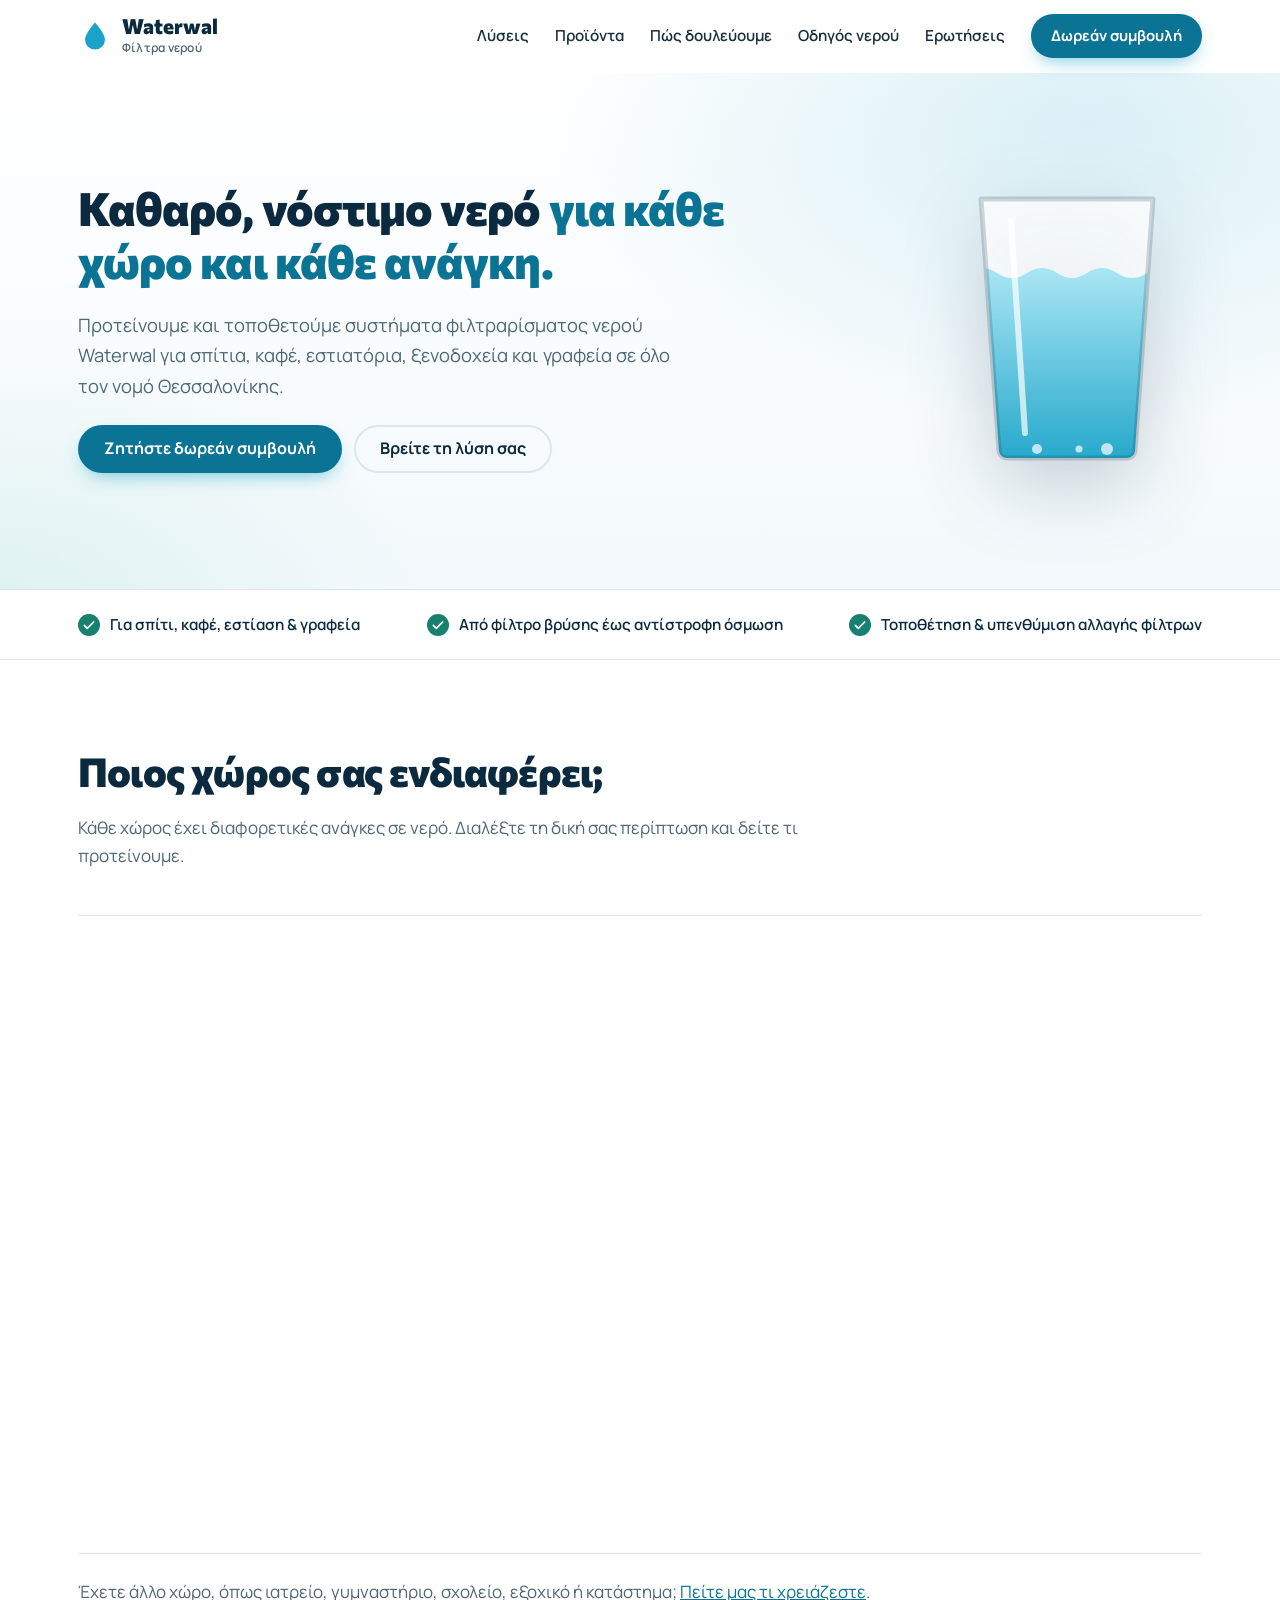
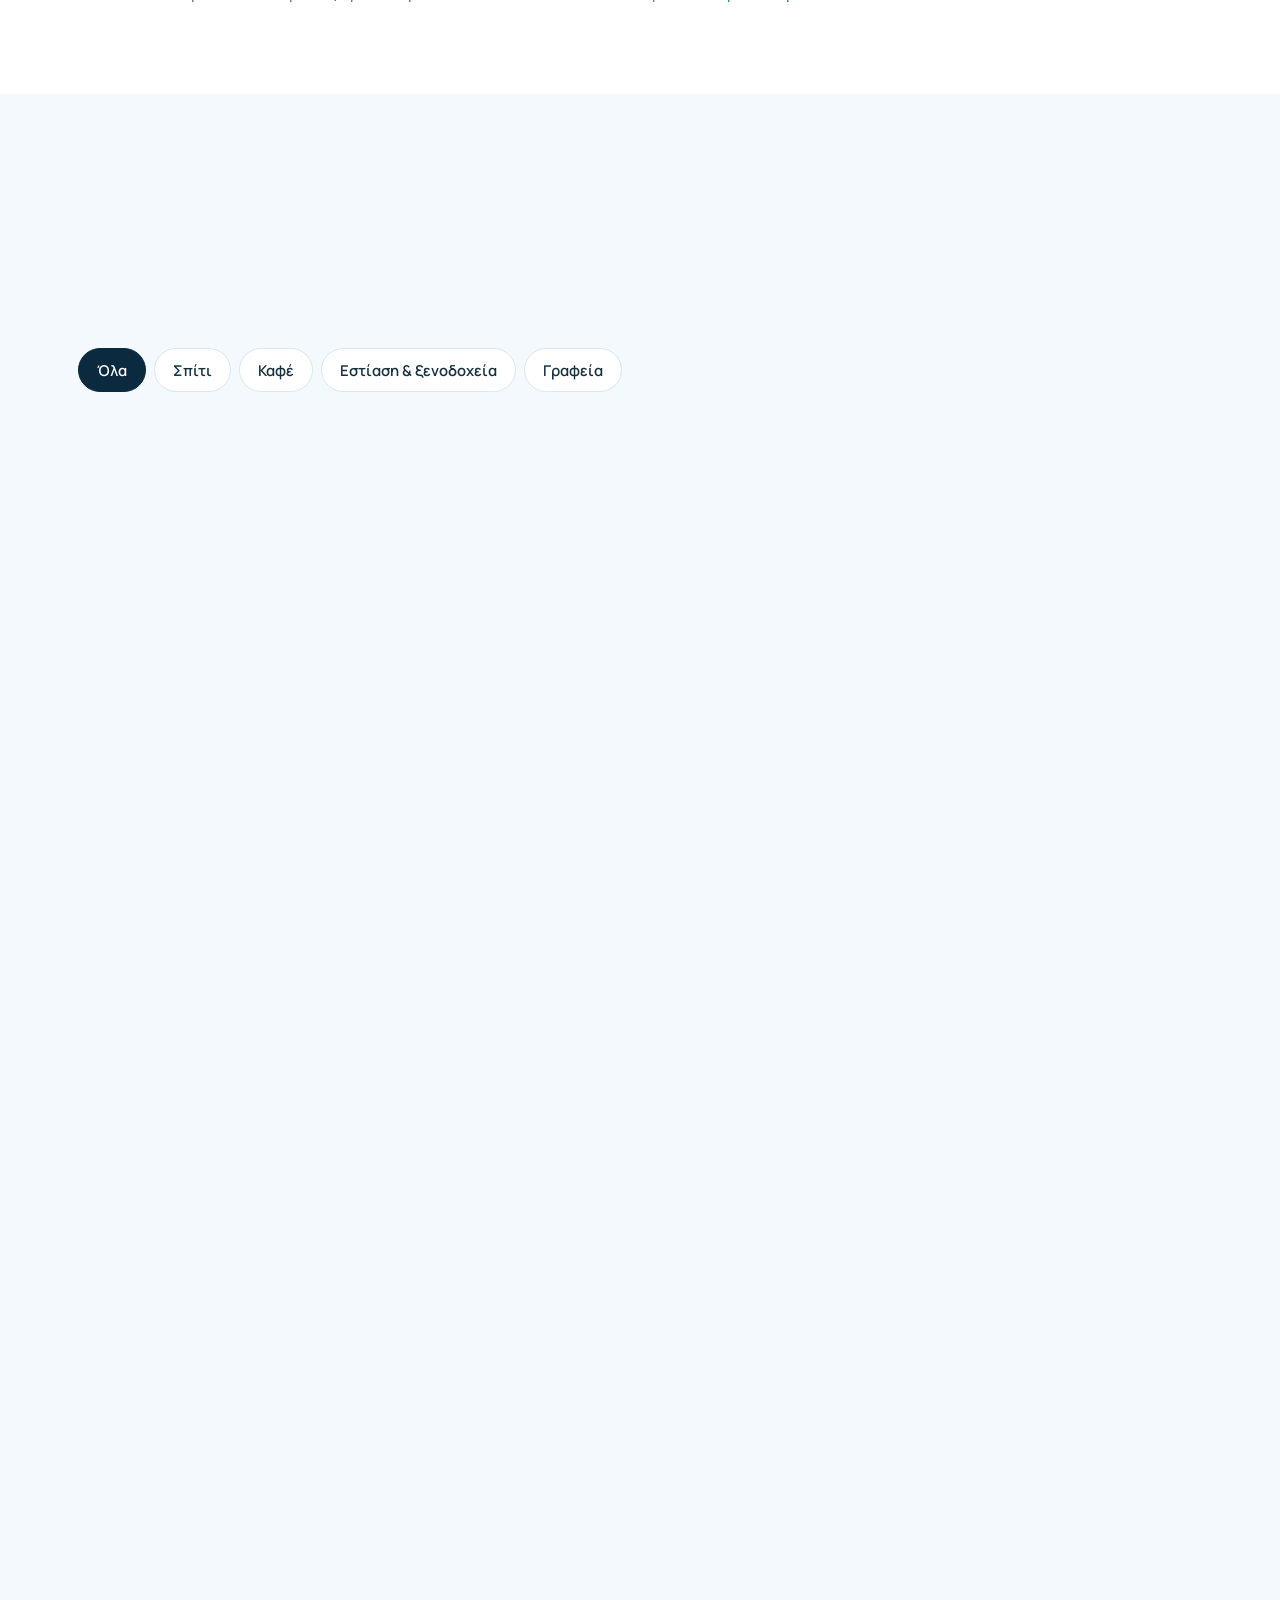
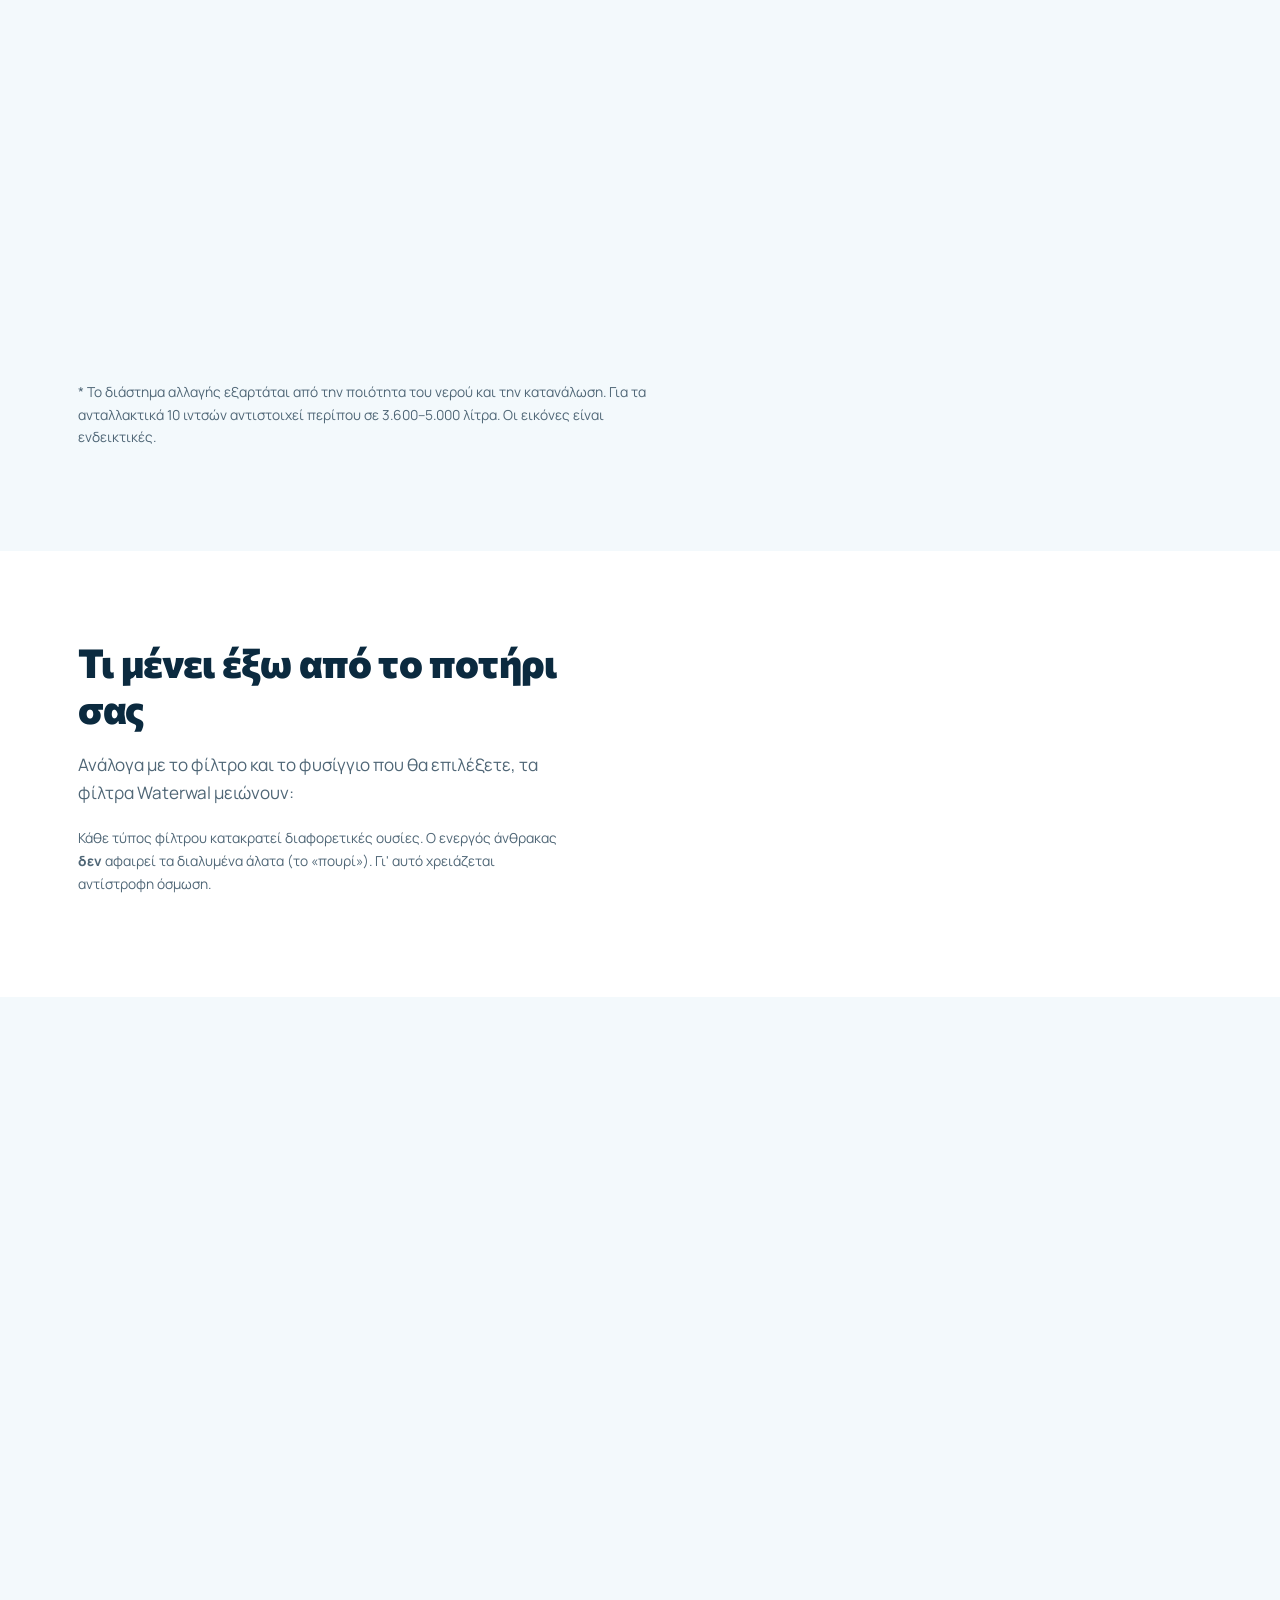
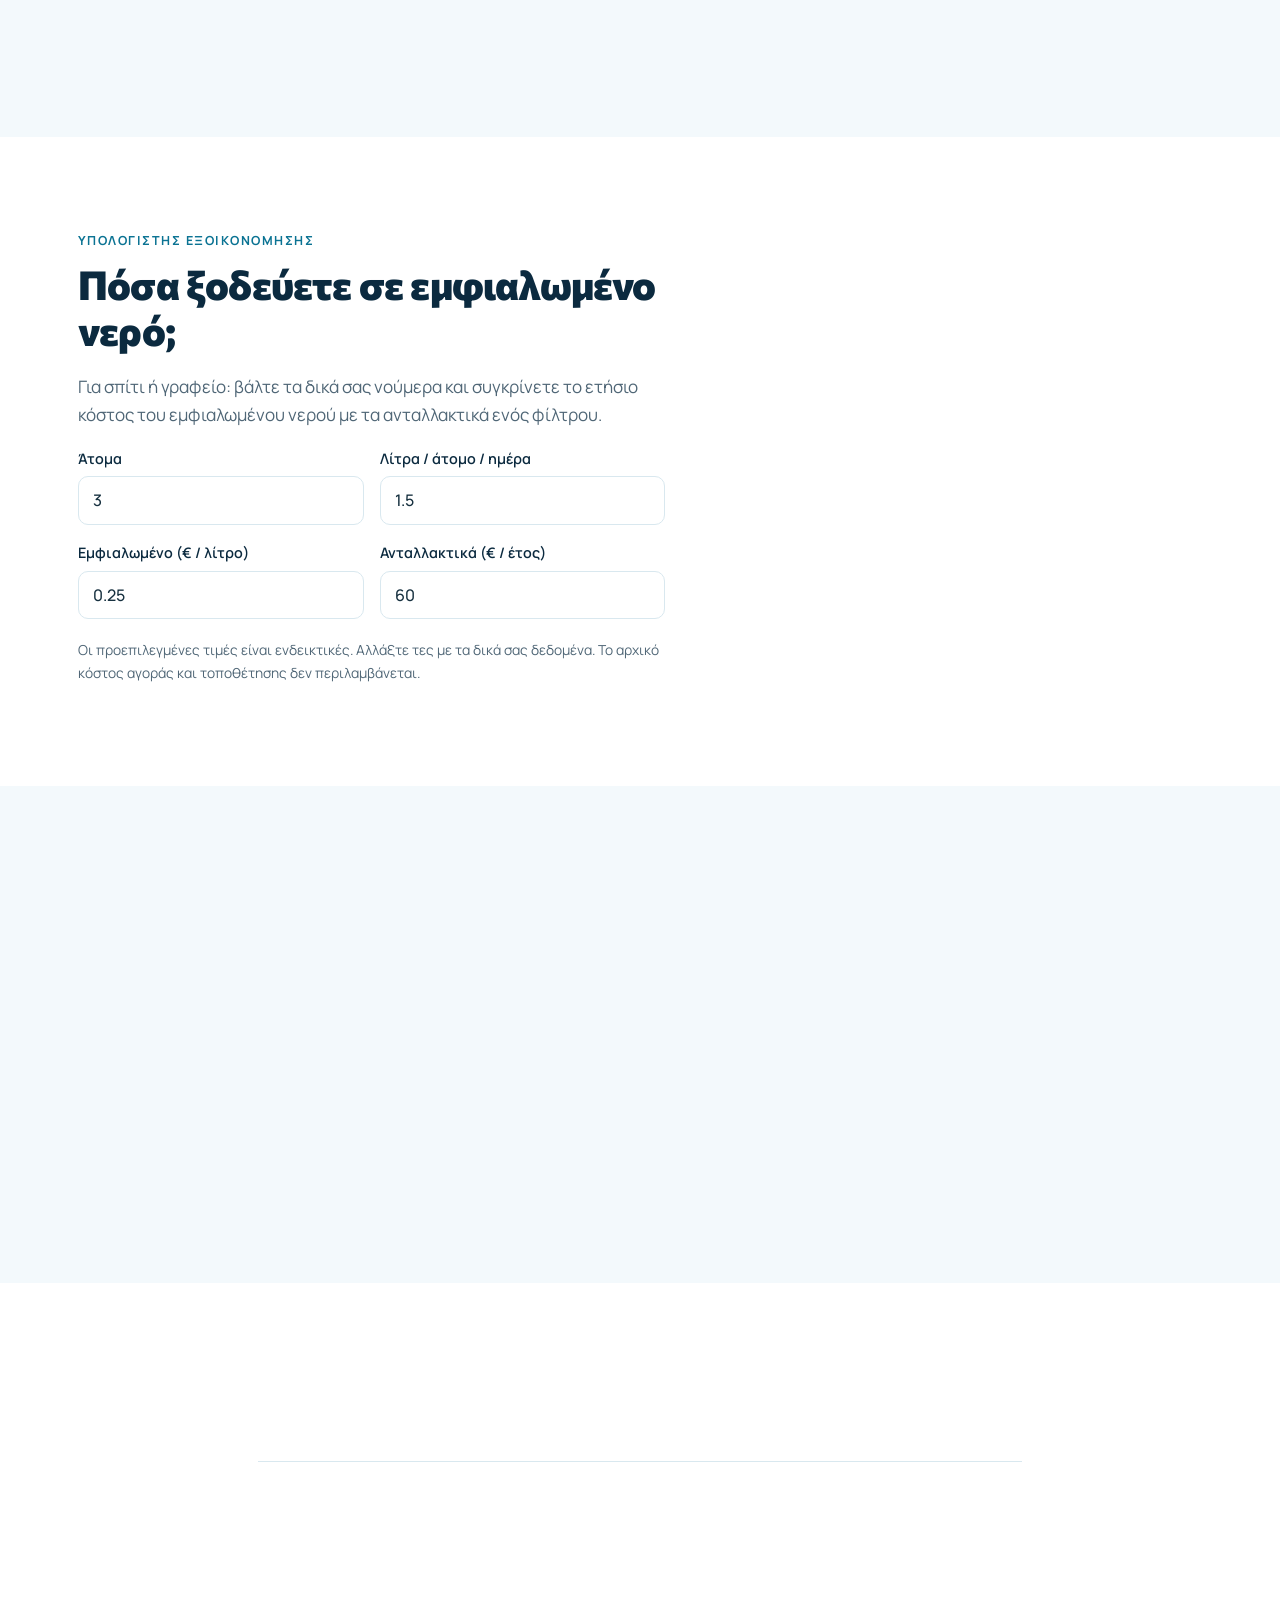
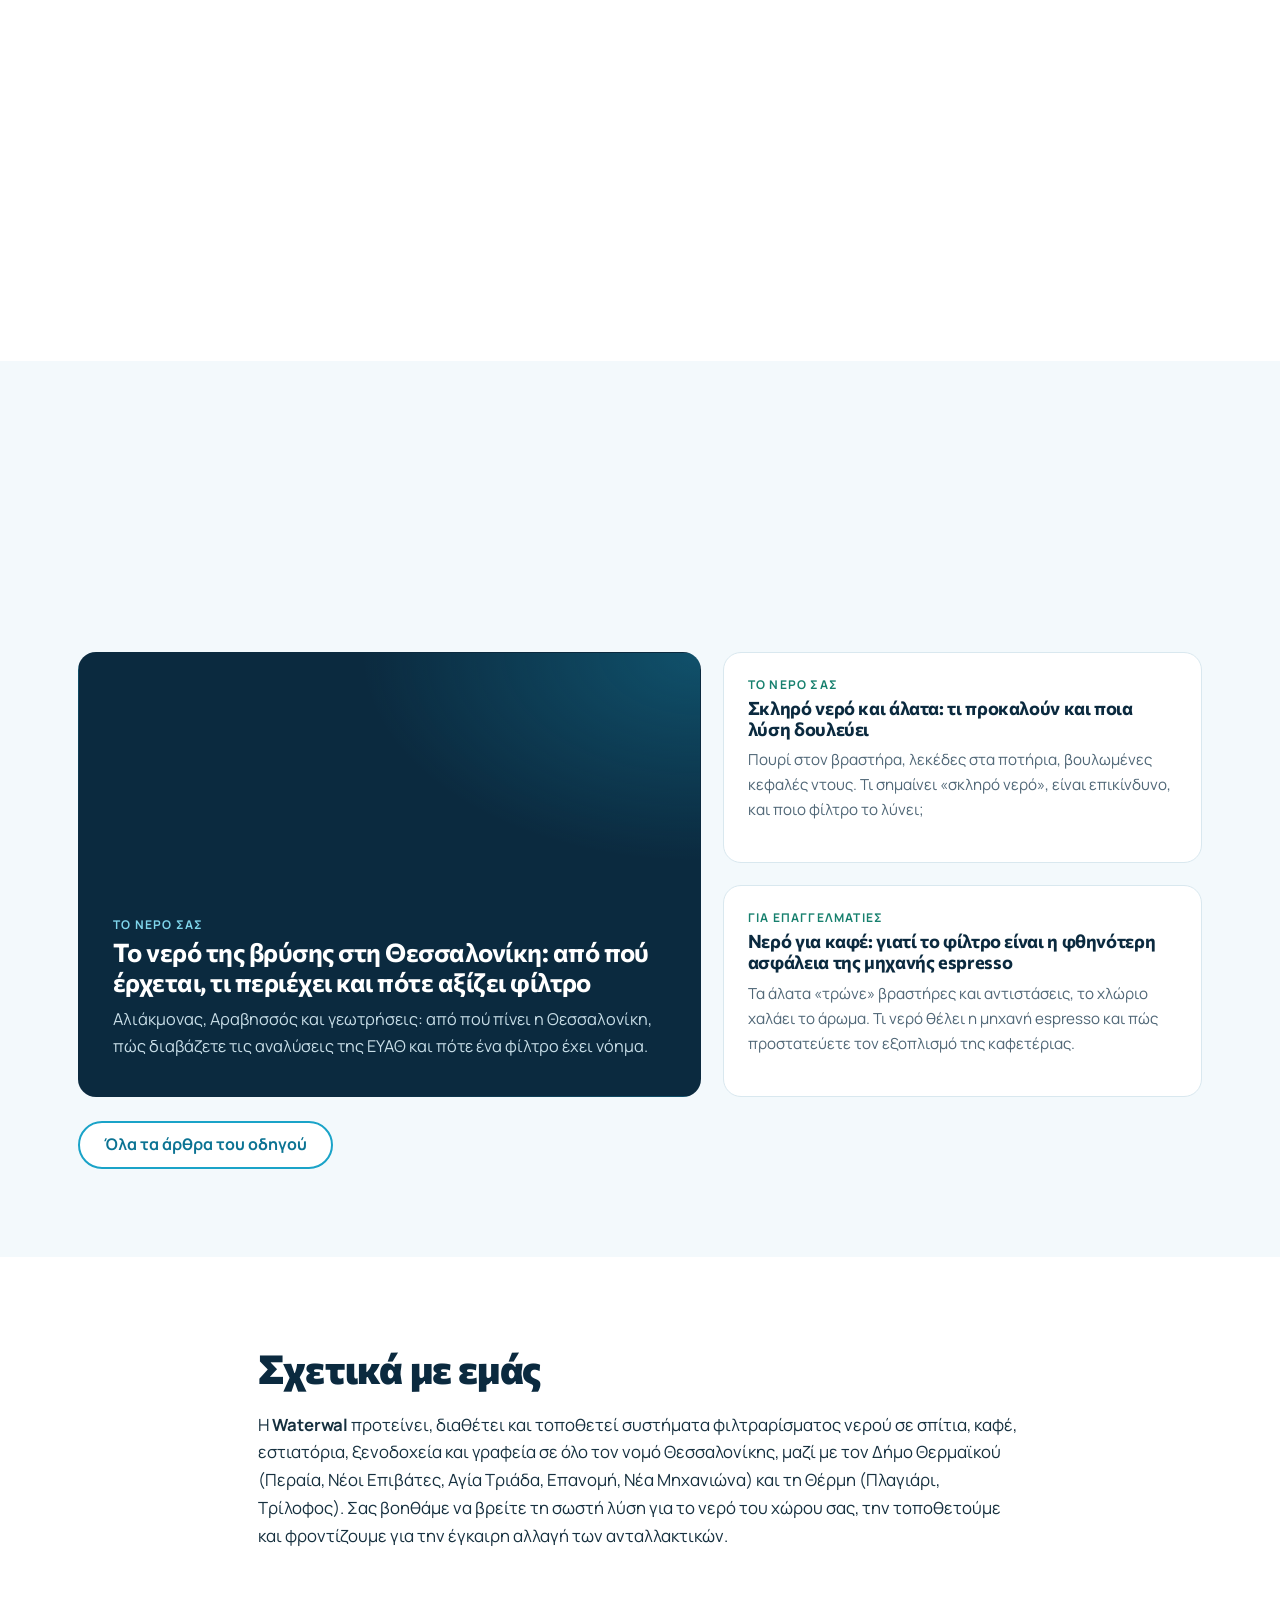
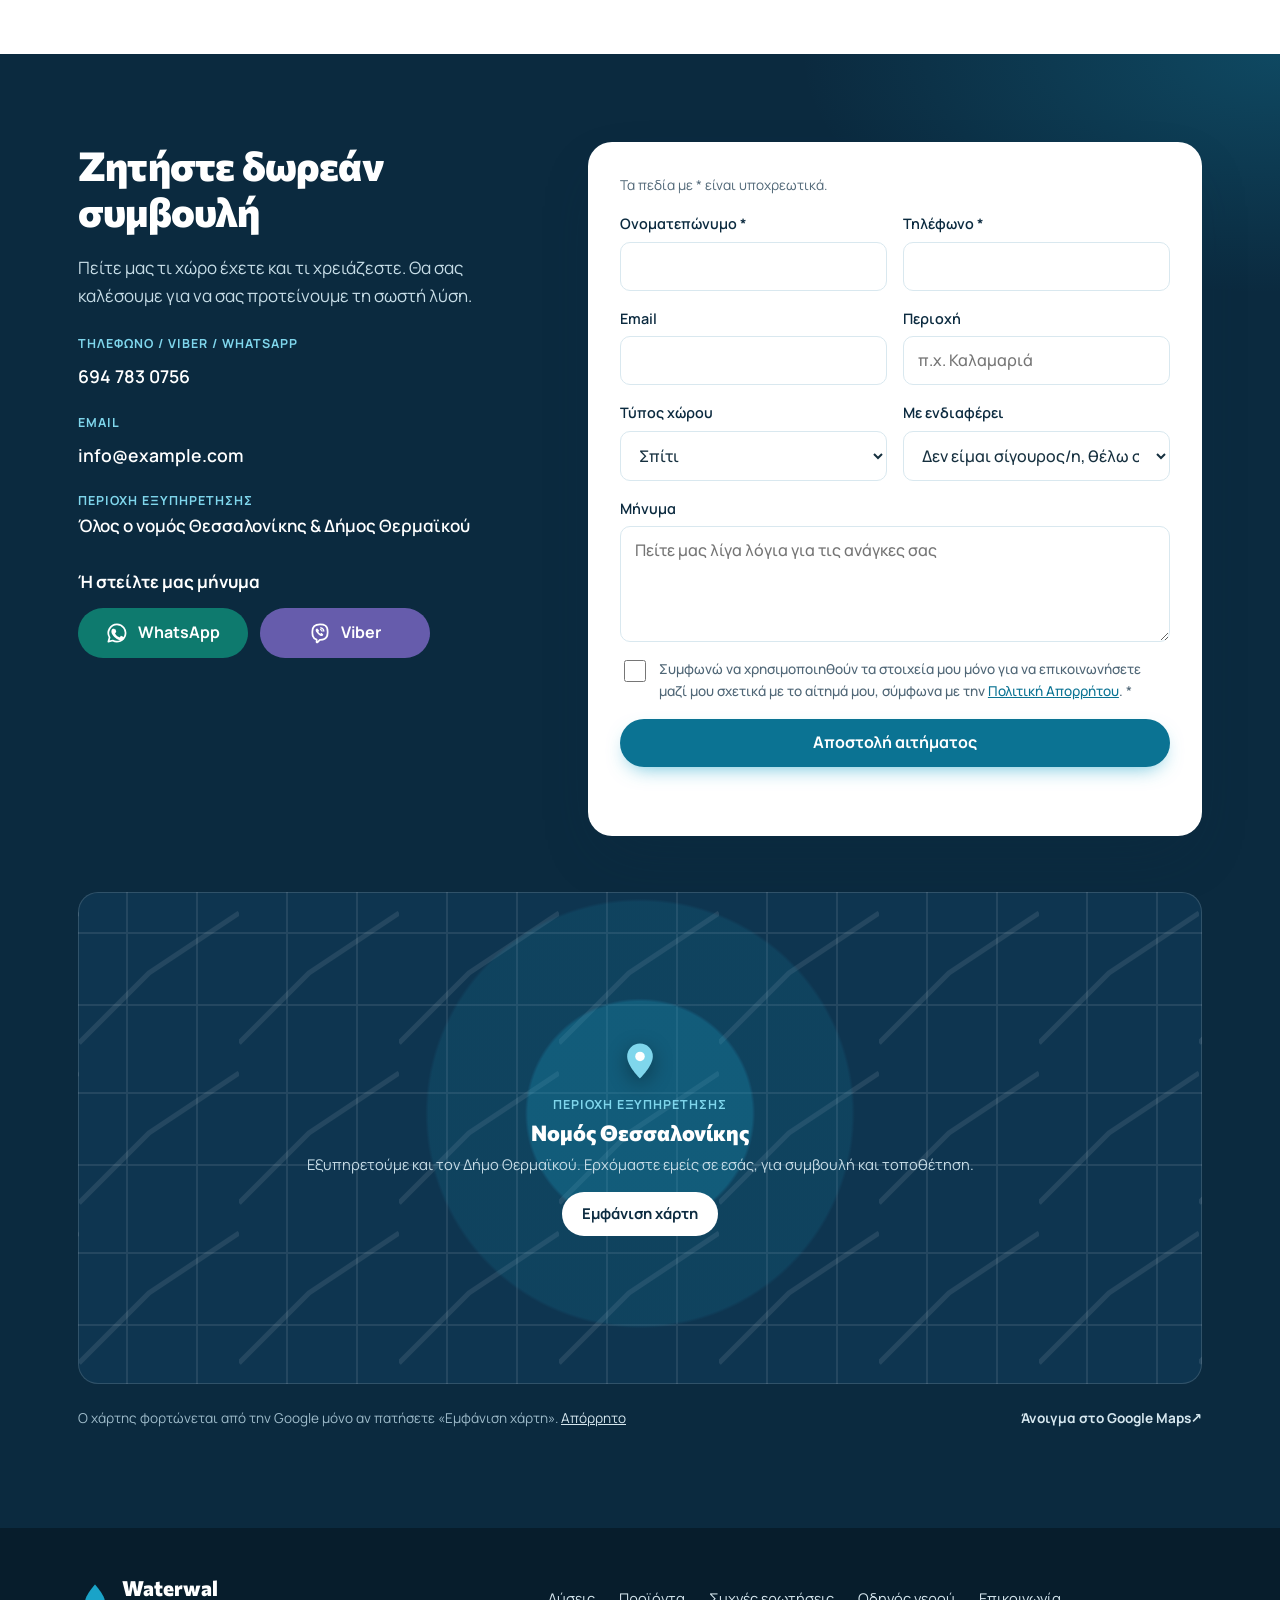
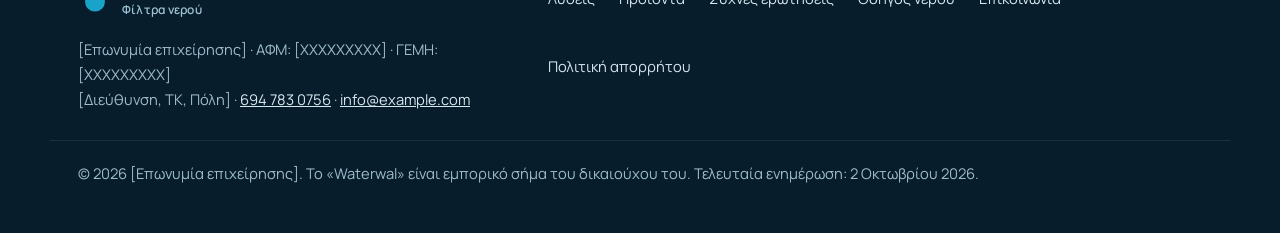
<file: index.html>
<!doctype html>
<html lang="el">
<head>
  <meta charset="utf-8">
  <meta name="viewport" content="width=device-width, initial-scale=1, viewport-fit=cover">
  <!-- Ασφάλεια: Content Security Policy. Η ίδια πολιτική (μαζί με frame-ancestors) στέλνεται και ως HTTP header από τα _headers / .htaccess -->
  <meta http-equiv="Content-Security-Policy" content="default-src 'none'; script-src 'self'; style-src 'self'; img-src 'self' data:; font-src 'self'; manifest-src 'self'; connect-src https://formspree.io; frame-src https://www.google.com https://maps.google.com; form-action https://formspree.io; base-uri 'none'; object-src 'none'; require-trusted-types-for 'script'; trusted-types 'none'; upgrade-insecure-requests">
  <meta name="referrer" content="strict-origin-when-cross-origin">

  <!-- TODO: αντικαταστήστε παντού το https://www.example.gr/ με το πραγματικό σας domain (βλ. README) -->
  <title>Waterwal – Φίλτρα Νερού Θεσσαλονίκη | Σπίτι, Καφέ &amp; Επαγγελματίες</title>
  <meta name="description" content="Φίλτρα νερού Waterwal σε όλο τον νομό Θεσσαλονίκης και στον Δήμο Θερμαϊκού, για σπίτια, καφέ, εστίαση, ξενοδοχεία και γραφεία: φίλτρα κάτω πάγκου, αντίστροφη όσμωση, κεντρικής παροχής, ανταλλακτικά. Δωρεάν συμβουλή και τοποθέτηση.">
  <link rel="canonical" href="https://www.example.gr/">
  <link rel="alternate" hreflang="el-GR" href="https://www.example.gr/">
  <link rel="alternate" hreflang="x-default" href="https://www.example.gr/">
  <meta name="robots" content="index, follow, max-image-preview:large, max-snippet:-1">
  <meta name="theme-color" content="#0b2a3f">
  <meta name="format-detection" content="telephone=no">

  <!-- Open Graph / κοινοποίηση σε Facebook, Viber, WhatsApp, LinkedIn -->
  <meta property="og:type" content="website">
  <meta property="og:locale" content="el_GR">
  <meta property="og:site_name" content="Waterwal – Φίλτρα νερού">
  <meta property="og:url" content="https://www.example.gr/">
  <meta property="og:title" content="Φίλτρα Νερού Waterwal στη Θεσσαλονίκη – Σπίτι, Καφέ &amp; Επαγγελματίες">
  <meta property="og:description" content="Καθαρό, νόστιμο νερό από τη βρύση. Τοποθέτηση σε όλο τον νομό Θεσσαλονίκης. Βρείτε τη λύση Waterwal για τον χώρο σας και ζητήστε δωρεάν συμβουλή.">
  <meta property="og:image" content="https://www.example.gr/assets/og-image.jpg">
  <meta property="og:image:type" content="image/jpeg">
  <meta property="og:image:width" content="1200">
  <meta property="og:image:height" content="630">
  <meta property="og:image:alt" content="Ποτήρι με καθαρό νερό και η φράση: Φίλτρα νερού Waterwal για σπίτι, καφέ και επαγγελματίες">
  <meta name="twitter:card" content="summary_large_image">
  <meta name="twitter:title" content="Φίλτρα Νερού Waterwal στη Θεσσαλονίκη – Σπίτι, Καφέ &amp; Επαγγελματίες">
  <meta name="twitter:description" content="Καθαρό, νόστιμο νερό από τη βρύση, σε όλο τον νομό Θεσσαλονίκης. Ζητήστε δωρεάν συμβουλή.">
  <meta name="twitter:image" content="https://www.example.gr/assets/og-image.jpg">
  <meta name="twitter:image:alt" content="Ποτήρι με καθαρό νερό και η φράση: Φίλτρα νερού Waterwal για σπίτι, καφέ και επαγγελματίες">

  <link rel="icon" href="assets/favicon.svg" type="image/svg+xml">
  <link rel="icon" href="assets/favicon-32.png" sizes="32x32" type="image/png">
  <link rel="apple-touch-icon" href="assets/apple-touch-icon.png">
  <link rel="manifest" href="site.webmanifest">

  <link rel="preload" href="assets/fonts/manrope-greek.woff2" as="font" type="font/woff2" crossorigin>
  <link rel="preload" href="assets/fonts/commissioner-greek.woff2" as="font" type="font/woff2" crossorigin>
  <link rel="stylesheet" href="css/styles.css">
  <script src="js/main.js" defer></script>

  <!-- Δομημένα δεδομένα (Schema.org) για Google & μηχανές τεχνητής νοημοσύνης. TODO: συμπληρώστε τα στοιχεία σε [αγκύλες] -->
  <script type="application/ld+json">
  {
    "@context": "https://schema.org",
    "@graph": [
      {
        "@type": "LocalBusiness",
        "@id": "https://www.example.gr/#business",
        "name": "Waterwal – Φίλτρα νερού",
        "description": "Συμβουλευτική, διάθεση και τοποθέτηση συστημάτων φιλτραρίσματος νερού Waterwal για σπίτια, καφέ, εστίαση, ξενοδοχεία και γραφεία.",
        "url": "https://www.example.gr/",
        "logo": "https://www.example.gr/assets/apple-touch-icon.png",
        "image": "https://www.example.gr/assets/og-image.jpg",
        "telephone": "+30-694-783-0756",
        "email": "info@example.com",
        "address": {
          "@type": "PostalAddress",
          "addressLocality": "Θεσσαλονίκη",
          "addressRegion": "Κεντρική Μακεδονία",
          "addressCountry": "GR"
        },
        "areaServed": [
          { "@type": "AdministrativeArea", "name": "Νομός Θεσσαλονίκης (Περιφερειακή Ενότητα Θεσσαλονίκης)" },
          { "@type": "AdministrativeArea", "name": "Δήμος Θερμαϊκού" }
        ],
        "knowsLanguage": "el",
        "knowsAbout": ["Φίλτρα νερού", "Αντίστροφη όσμωση", "Φίλτρα κάτω πάγκου", "Φίλτρα κεντρικής παροχής", "Φιλτράρισμα νερού για μηχανές espresso"],
        "brand": { "@type": "Brand", "name": "Waterwal" },
        "hasOfferCatalog": {
          "@type": "OfferCatalog",
          "name": "Λύσεις φιλτραρίσματος νερού Waterwal",
          "itemListElement": [
            { "@type": "Offer", "itemOffered": { "@type": "Product", "name": "Φίλτρο νερού βρύσης Waterwal", "brand": { "@type": "Brand", "name": "Waterwal" } } },
            { "@type": "Offer", "itemOffered": { "@type": "Product", "name": "Φίλτρο νερού κάτω πάγκου 2 σταδίων με βρυσάκι Waterwal", "brand": { "@type": "Brand", "name": "Waterwal" } } },
            { "@type": "Offer", "itemOffered": { "@type": "Product", "name": "Τριπλό φίλτρο νερού άνω πάγκου ανοξείδωτο Waterwal", "brand": { "@type": "Brand", "name": "Waterwal" } } },
            { "@type": "Offer", "itemOffered": { "@type": "Product", "name": "Σύστημα αντίστροφης όσμωσης Waterwal", "brand": { "@type": "Brand", "name": "Waterwal" } } },
            { "@type": "Offer", "itemOffered": { "@type": "Product", "name": "Φίλτρο νερού κεντρικής παροχής Waterwal", "brand": { "@type": "Brand", "name": "Waterwal" } } },
            { "@type": "Offer", "itemOffered": { "@type": "Product", "name": "Φίλτρο ντους Waterwal", "brand": { "@type": "Brand", "name": "Waterwal" } } },
            { "@type": "Offer", "itemOffered": { "@type": "Product", "name": "Ανταλλακτικά φίλτρα νερού Waterwal", "brand": { "@type": "Brand", "name": "Waterwal" } } }
          ]
        }
      },
      {
        "@type": "WebSite",
        "@id": "https://www.example.gr/#website",
        "url": "https://www.example.gr/",
        "name": "Waterwal – Φίλτρα νερού",
        "inLanguage": "el-GR",
        "publisher": { "@id": "https://www.example.gr/#business" }
      },
      {
        "@type": "WebPage",
        "@id": "https://www.example.gr/#webpage",
        "url": "https://www.example.gr/",
        "name": "Φίλτρα Νερού Waterwal στη Θεσσαλονίκη – Σπίτι, Καφέ & Επαγγελματίες",
        "inLanguage": "el-GR",
        "isPartOf": { "@id": "https://www.example.gr/#website" },
        "about": { "@id": "https://www.example.gr/#business" },
        "primaryImageOfPage": "https://www.example.gr/assets/og-image.jpg",
        "dateModified": "2026-10-03"
      },
      {
        "@type": "FAQPage",
        "@id": "https://www.example.gr/#faq",
        "mainEntity": [
          { "@type": "Question", "name": "Το νερό της βρύσης δεν είναι ήδη πόσιμο;", "acceptedAnswer": { "@type": "Answer", "text": "Στις περισσότερες περιοχές το νερό του δικτύου πληροί τα όρια ποιότητας για πόσιμο νερό. Μέχρι να φτάσει όμως στη βρύση σας, μπορεί να μαζέψει σκουριά ή ιζήματα από παλιές σωληνώσεις και δεξαμενές. Επίσης, το χλώριο που χρησιμοποιείται για την απολύμανση επηρεάζει τη γεύση. Το φίλτρο βελτιώνει το νερό στο σημείο που το πίνετε." } },
          { "@type": "Question", "name": "Κάθε πότε αλλάζω τα ανταλλακτικά;", "acceptedAnswer": { "@type": "Answer", "text": "Συνήθως κάθε 6 μήνες περίπου. Εξαρτάται όμως από την ποιότητα του νερού και από το πόσο νερό καταναλώνετε. Για τα ανταλλακτικά 10 ιντσών αυτό αντιστοιχεί περίπου σε 3.600–5.000 λίτρα." } },
          { "@type": "Question", "name": "Το φίλτρο αφαιρεί τα άλατα (το «πουρί»);", "acceptedAnswer": { "@type": "Answer", "text": "Τα φίλτρα ιζημάτων και ενεργού άνθρακα δεν αφαιρούν τα διαλυμένα άλατα. Για αυτά χρειάζεται σύστημα αντίστροφης όσμωσης." } },
          { "@type": "Question", "name": "Τι νερό χρειάζεται μια μηχανή espresso;", "acceptedAnswer": { "@type": "Answer", "text": "Νερό χωρίς χλώριο και ιζήματα, με ελεγχόμενη σκληρότητα. Τα πολλά άλατα δημιουργούν πουρί στον βραστήρα και στις αντιστάσεις. Το εντελώς απιονισμένο νερό όμως δεν είναι ιδανικό ούτε για τη γεύση ούτε για τη μηχανή. Η σωστή λύση εξαρτάται από την ανάλυση του νερού της περιοχής σας." } },
          { "@type": "Question", "name": "Χρειάζομαι υδραυλικό για την τοποθέτηση;", "acceptedAnswer": { "@type": "Answer", "text": "Το φίλτρο βρύσης το τοποθετείτε μόνοι σας. Τα συστήματα κάτω πάγκου, αντίστροφης όσμωσης και κεντρικής παροχής καλό είναι να τα τοποθετεί τεχνικός." } },
          { "@type": "Question", "name": "Η αντίστροφη όσμωση σπαταλά νερό;", "acceptedAnswer": { "@type": "Answer", "text": "Ναι, ένα μέρος του νερού απορρίπτεται στην αποχέτευση μαζί με τα άλατα που συγκρατεί η μεμβράνη. Η αναλογία διαφέρει από σύστημα σε σύστημα." } }
        ]
      }
    ]
  }
  </script>
</head>
<body>

<!-- Εικονογραφήσεις (SVG sprite). TODO: για τα προϊόντα, αντικαταστήστε με πραγματικές φωτογραφίες Waterwal όταν τις έχετε (βλ. README) -->
<svg class="sprite" aria-hidden="true" focusable="false">
  <defs>
    <linearGradient id="g-water" x1="0" y1="0" x2="0" y2="1">
      <stop offset="0" stop-color="#7fd6ec"/><stop offset="1" stop-color="#1aa3c8"/>
    </linearGradient>
  </defs>
  <symbol id="ic-faucet" viewBox="0 0 120 120">
    <path d="M20 40h46a14 14 0 0 1 14 14v6" fill="none" stroke="currentColor" stroke-width="7" stroke-linecap="round"/>
    <rect x="12" y="30" width="14" height="22" rx="4" fill="currentColor"/>
    <rect x="66" y="58" width="28" height="30" rx="8" fill="#fff" stroke="currentColor" stroke-width="5"/>
    <rect x="72" y="66" width="16" height="6" rx="3" fill="url(#g-water)"/>
    <path d="M80 94c0 0-5 7-5 11a5 5 0 0 0 10 0c0-4-5-11-5-11z" fill="url(#g-water)"/>
  </symbol>
  <symbol id="ic-undersink" viewBox="0 0 120 120">
    <path d="M10 22h100" stroke="currentColor" stroke-width="6" stroke-linecap="round"/>
    <path d="M60 22V10m0 0h10" stroke="currentColor" stroke-width="5" stroke-linecap="round" fill="none"/>
    <path d="M38 22v18M82 22v18" stroke="currentColor" stroke-width="4"/>
    <rect x="24" y="40" width="28" height="12" rx="3" fill="currentColor"/>
    <rect x="68" y="40" width="28" height="12" rx="3" fill="currentColor"/>
    <rect x="27" y="52" width="22" height="56" rx="8" fill="#fff" stroke="currentColor" stroke-width="5"/>
    <rect x="71" y="52" width="22" height="56" rx="8" fill="#fff" stroke="currentColor" stroke-width="5"/>
    <rect x="33" y="62" width="10" height="38" rx="4" fill="url(#g-water)"/>
    <rect x="77" y="62" width="10" height="38" rx="4" fill="url(#g-water)"/>
    <path d="M52 46h16" stroke="currentColor" stroke-width="4"/>
  </symbol>
  <symbol id="ic-countertop" viewBox="0 0 120 120">
    <rect x="8" y="22" width="104" height="10" rx="3" fill="currentColor"/>
    <g fill="#fff" stroke="currentColor" stroke-width="5">
      <rect x="14" y="40" width="24" height="64" rx="9"/><rect x="48" y="40" width="24" height="64" rx="9"/><rect x="82" y="40" width="24" height="64" rx="9"/>
    </g>
    <g fill="url(#g-water)">
      <rect x="21" y="50" width="10" height="46" rx="4"/><rect x="55" y="50" width="10" height="46" rx="4"/><rect x="89" y="50" width="10" height="46" rx="4"/>
    </g>
    <path d="M26 32v8M60 32v8M94 32v8" stroke="currentColor" stroke-width="5"/>
    <path d="M8 112h104" stroke="currentColor" stroke-width="5" stroke-linecap="round"/>
  </symbol>
  <symbol id="ic-ro" viewBox="0 0 120 120">
    <g fill="#fff" stroke="currentColor" stroke-width="4.5">
      <rect x="8" y="30" width="18" height="50" rx="7"/><rect x="30" y="30" width="18" height="50" rx="7"/><rect x="52" y="30" width="18" height="50" rx="7"/>
      <rect x="10" y="88" width="58" height="16" rx="8"/><rect x="78" y="40" width="34" height="64" rx="16"/>
    </g>
    <g fill="url(#g-water)">
      <rect x="13" y="38" width="8" height="34" rx="3"/><rect x="35" y="38" width="8" height="34" rx="3"/><rect x="57" y="38" width="8" height="34" rx="3"/>
      <rect x="18" y="93" width="42" height="6" rx="3"/><rect x="85" y="64" width="20" height="32" rx="8"/>
    </g>
    <path d="M8 22h62" stroke="currentColor" stroke-width="5" stroke-linecap="round"/>
    <path d="M95 40V20h-8" stroke="currentColor" stroke-width="4.5" fill="none" stroke-linecap="round"/>
  </symbol>
  <symbol id="ic-central" viewBox="0 0 120 120">
    <path d="M6 30h108" stroke="currentColor" stroke-width="9" stroke-linecap="round"/>
    <rect x="38" y="20" width="44" height="20" rx="4" fill="currentColor"/>
    <rect x="42" y="40" width="36" height="72" rx="12" fill="#fff" stroke="currentColor" stroke-width="5"/>
    <rect x="51" y="50" width="18" height="54" rx="6" fill="url(#g-water)"/>
    <path d="M96 30v14" stroke="currentColor" stroke-width="4"/>
    <circle cx="96" cy="56" r="12" fill="#fff" stroke="currentColor" stroke-width="4"/>
    <path d="M96 56l5-5" stroke="currentColor" stroke-width="3" stroke-linecap="round"/>
  </symbol>
  <symbol id="ic-shower" viewBox="0 0 120 120">
    <path d="M24 108V40a20 20 0 0 1 20-20h22a12 12 0 0 1 12 12v6" fill="none" stroke="currentColor" stroke-width="7" stroke-linecap="round"/>
    <rect x="66" y="38" width="24" height="18" rx="5" fill="#fff" stroke="currentColor" stroke-width="5"/>
    <rect x="71" y="43" width="14" height="8" rx="3" fill="url(#g-water)"/>
    <path d="M58 56h40l-6 14H64z" fill="currentColor"/>
    <g stroke="url(#g-water)" stroke-width="4" stroke-linecap="round"><path d="M66 78l-4 12M78 78v14M90 78l4 12M72 96l-2 8M86 96l2 8"/></g>
  </symbol>
  <symbol id="ic-cartridge" viewBox="0 0 120 120">
    <rect x="40" y="10" width="40" height="100" rx="10" fill="#fff" stroke="currentColor" stroke-width="5"/>
    <rect x="40" y="10" width="40" height="14" rx="6" fill="currentColor"/>
    <rect x="40" y="96" width="40" height="14" rx="6" fill="currentColor"/>
    <g stroke="url(#g-water)" stroke-width="4"><path d="M48 34h24M48 44h24M48 54h24M48 64h24M48 74h24M48 84h24"/></g>
    <path d="M92 40a14 14 0 0 1 0 40" fill="none" stroke="currentColor" stroke-width="4" stroke-linecap="round"/>
    <path d="M92 80l-6-1m6 1l1-6" stroke="currentColor" stroke-width="4" stroke-linecap="round"/>
  </symbol>
  <!-- Εικονίδια λύσεων -->
  <symbol id="ic-home" viewBox="0 0 48 48">
    <path d="M6 22L24 7l18 15" fill="none" stroke="currentColor" stroke-width="3.5" stroke-linecap="round" stroke-linejoin="round"/>
    <path d="M11 19v22h26V19" fill="none" stroke="currentColor" stroke-width="3.5" stroke-linejoin="round"/>
    <path d="M24 23s-6 7-6 10.5a6 6 0 0 0 12 0C30 30 24 23 24 23z" fill="url(#g-water)"/>
  </symbol>
  <symbol id="ic-coffee" viewBox="0 0 48 48">
    <path d="M8 18h26v10a11 11 0 0 1-11 11h-4A11 11 0 0 1 8 28z" fill="none" stroke="currentColor" stroke-width="3.5" stroke-linejoin="round"/>
    <path d="M34 21h3a5 5 0 0 1 0 10h-4" fill="none" stroke="currentColor" stroke-width="3.5"/>
    <path d="M6 43h32" stroke="currentColor" stroke-width="3.5" stroke-linecap="round"/>
    <path d="M16 6c-2 3 2 5 0 8M24 6c-2 3 2 5 0 8" fill="none" stroke="url(#g-water)" stroke-width="3" stroke-linecap="round"/>
  </symbol>
  <symbol id="ic-hotel" viewBox="0 0 48 48">
    <path d="M10 6v14a5 5 0 0 0 10 0V6M15 6v36" fill="none" stroke="currentColor" stroke-width="3.5" stroke-linecap="round"/>
    <path d="M34 42V6c-5 2-7 9-7 16h7" fill="none" stroke="currentColor" stroke-width="3.5" stroke-linecap="round" stroke-linejoin="round"/>
    <circle cx="40" cy="12" r="3" fill="url(#g-water)"/>
  </symbol>
  <symbol id="ic-office" viewBox="0 0 48 48">
    <rect x="8" y="6" width="22" height="36" rx="2" fill="none" stroke="currentColor" stroke-width="3.5"/>
    <path d="M30 18h10v24H30M14 13h4M20 13h4M14 20h4M20 20h4M14 27h4M20 27h4M17 42v-7h4v7" fill="none" stroke="currentColor" stroke-width="3" stroke-linecap="round"/>
    <path d="M35 24s-3 3.5-3 5.5a3 3 0 0 0 6 0c0-2-3-5.5-3-5.5z" fill="url(#g-water)"/>
  </symbol>
  <symbol id="ic-check" viewBox="0 0 24 24">
    <path d="M5 12.5l4.5 4.5L19 7.5" fill="none" stroke="currentColor" stroke-width="2.6" stroke-linecap="round" stroke-linejoin="round"/>
  </symbol>
  <symbol id="ic-drop" viewBox="0 0 24 24">
    <path d="M12 2.5S5 10.2 5 14.6a7 7 0 0 0 14 0C19 10.2 12 2.5 12 2.5z" fill="currentColor"/>
  </symbol>
  <symbol id="ic-whatsapp" viewBox="0 0 24 24">
    <path d="M12 2.6a9.4 9.4 0 0 0-8.1 14.2L2.6 21.4l4.7-1.2A9.4 9.4 0 1 0 12 2.6z" fill="none" stroke="currentColor" stroke-width="1.9" stroke-linejoin="round"/>
    <path d="M9.1 7.4c-.3-.6-.6-.6-.9-.6h-.7c-.3 0-.7.1-1 .5-.4.4-1.3 1.3-1.3 3.1s1.3 3.6 1.5 3.8c.2.3 2.6 4.1 6.4 5.6 3.1 1.2 3.8 1 4.5.9.7-.1 2.2-.9 2.5-1.8.3-.9.3-1.6.2-1.8-.1-.2-.3-.3-.7-.5l-2.3-1.1c-.3-.1-.6-.2-.8.2l-1 1.3c-.2.2-.4.3-.8.1-.4-.2-1.5-.6-2.9-1.8-1.1-1-1.8-2.1-2-2.5-.2-.4 0-.6.2-.8l.6-.7c.2-.2.3-.4.4-.7.1-.3 0-.5 0-.7l-.9-2.4z" fill="currentColor" transform="translate(1.2 1.2) scale(.9)"/>
  </symbol>
  <symbol id="ic-viber" viewBox="0 0 24 24">
    <path d="M12 2.5c-4.6 0-8.3 1.3-8.3 7.6v2.2c0 4 1.7 6 4.6 6.9v2.6c0 .5.6.7.9.4l2.6-2.7h.2c4.6 0 8.3-1.3 8.3-7.6v-1.8c0-6.3-3.7-7.6-8.3-7.6z" fill="none" stroke="currentColor" stroke-width="1.9" stroke-linejoin="round"/>
    <path d="M9.3 7.3c-.3-.3-.8-.3-1.1 0l-.6.6c-.6.6-.4 1.9.6 3.4a10.6 10.6 0 0 0 3.6 3.4c1.4.8 2.4.8 2.9.3l.6-.6c.3-.3.3-.8 0-1.1l-1.2-1c-.3-.3-.8-.3-1.1 0l-.5.5c-.8-.3-1.9-1.4-2.3-2.3l.5-.5c.3-.3.3-.8 0-1.1z" fill="currentColor"/>
    <path d="M12.6 6.4a4 4 0 0 1 3.6 3.6M12.6 8.3a2 2 0 0 1 1.7 1.7" fill="none" stroke="currentColor" stroke-width="1.3" stroke-linecap="round"/>
  </symbol>
  <symbol id="ic-pin" viewBox="0 0 24 24">
    <path d="M12 2.5a7 7 0 0 0-7 7c0 5.2 7 12 7 12s7-6.8 7-12a7 7 0 0 0-7-7z" fill="currentColor"/>
    <circle cx="12" cy="9.5" r="2.6" fill="#fff"/>
  </symbol>
  <symbol id="ic-phone" viewBox="0 0 24 24">
    <path d="M6.6 10.8a15.1 15.1 0 0 0 6.6 6.6l2.2-2.2a1 1 0 0 1 1-.25 11.4 11.4 0 0 0 3.6.57 1 1 0 0 1 1 1V20a1 1 0 0 1-1 1A17 17 0 0 1 3 4a1 1 0 0 1 1-1h3.5a1 1 0 0 1 1 1c0 1.25.2 2.45.57 3.57a1 1 0 0 1-.25 1z" fill="currentColor"/>
  </symbol>
</svg>

<a class="skip-link" href="#main">Μετάβαση στο περιεχόμενο</a>

<header class="site-header" id="top">
  <div class="container header-inner">
    <a class="logo" href="#top">
      <svg class="logo-mark" aria-hidden="true"><use href="#ic-drop"/></svg>
      <!-- TODO: όταν έχετε λογότυπο, αντικαταστήστε το εικονίδιο σταγόνας και το κείμενο -->
      <span class="logo-text">Waterwal<small>Φίλτρα νερού</small></span>
    </a>
    <button class="nav-toggle" type="button" aria-expanded="false" aria-controls="site-nav">
      <span class="sr-only">Μενού</span><span class="bar"></span><span class="bar"></span><span class="bar"></span>
    </button>
    <nav class="site-nav" id="site-nav" aria-label="Κύρια πλοήγηση">
      <a href="#solutions">Λύσεις</a>
      <a href="#products">Προϊόντα</a>
      <a href="#how">Πώς δουλεύουμε</a>
      <a href="odigos/">Οδηγός νερού</a>
      <a href="#faq">Ερωτήσεις</a>
      <a class="btn btn-primary btn-sm" href="#contact">Δωρεάν συμβουλή</a>
    </nav>
  </div>
</header>

<main id="main">

  <!-- ========== HERO ========== -->
  <section class="hero" aria-labelledby="hero-title">
    <div class="container hero-grid">
      <div class="hero-copy">
        <h1 id="hero-title">Καθαρό, νόστιμο νερό <span class="accent">για κάθε χώρο και κάθε ανάγκη.</span></h1>
        <p class="lead">Προτείνουμε και τοποθετούμε συστήματα φιλτραρίσματος νερού Waterwal για σπίτια, καφέ, εστιατόρια, ξενοδοχεία και γραφεία σε όλο τον νομό Θεσσαλονίκης.</p>
        <div class="hero-ctas">
          <a class="btn btn-primary" href="#contact">Ζητήστε δωρεάν συμβουλή</a>
          <a class="btn btn-ghost" href="#solutions">Βρείτε τη λύση σας</a>
        </div>
      </div>
      <div class="hero-visual" aria-hidden="true">
        <svg class="glass" viewBox="0 0 200 280">
          <defs>
            <clipPath id="glass-clip"><path d="M14 12h172l-18 252a8 8 0 0 1-8 7H40a8 8 0 0 1-8-7z"/></clipPath>
            <linearGradient id="g-glass" x1="0" y1="0" x2="0" y2="1"><stop offset="0" stop-color="#a9e6f4"/><stop offset="1" stop-color="#1aa3c8"/></linearGradient>
          </defs>
          <path class="glass-body" d="M14 12h172l-18 252a8 8 0 0 1-8 7H40a8 8 0 0 1-8-7z" fill="#ffffff" fill-opacity=".75"/>
          <g clip-path="url(#glass-clip)">
            <g class="wave"><path d="M-60 86q15-10 30 0t30 0 30 0 30 0 30 0 30 0 30 0 30 0 30 0 30 0 30 0 30 0 30 0 30 0V290H-60z" fill="url(#g-glass)"/></g>
            <circle class="bubble b1" cx="70" cy="262" r="5"/>
            <circle class="bubble b2" cx="112" cy="262" r="3.5"/>
            <circle class="bubble b3" cx="140" cy="262" r="6"/>
            <path d="M44 34L58 246" stroke="#ffffff" stroke-opacity=".7" stroke-width="6" stroke-linecap="round" fill="none"/>
          </g>
          <path d="M14 12h172l-18 252a8 8 0 0 1-8 7H40a8 8 0 0 1-8-7z" fill="none" stroke="#0b2a3f" stroke-opacity=".18" stroke-width="5" stroke-linejoin="round"/>
        </svg>
      </div>
    </div>
  </section>

  <div class="hero-strip">
    <div class="container">
      <ul class="hero-points">
        <li><svg aria-hidden="true"><use href="#ic-check"/></svg>Για σπίτι, καφέ, εστίαση &amp; γραφεία</li>
        <li><svg aria-hidden="true"><use href="#ic-check"/></svg>Από φίλτρο βρύσης έως αντίστροφη όσμωση</li>
        <li><svg aria-hidden="true"><use href="#ic-check"/></svg>Τοποθέτηση &amp; υπενθύμιση αλλαγής φίλτρων</li>
      </ul>
    </div>
  </div>

  <!-- ========== SOLUTIONS BY NEED ========== -->
  <section class="section" id="solutions" aria-labelledby="solutions-title">
    <div class="container">
      <div class="section-head">
        <h2 id="solutions-title">Ποιος χώρος σας ενδιαφέρει;</h2>
        <p class="section-sub">Κάθε χώρος έχει διαφορετικές ανάγκες σε νερό. Διαλέξτε τη δική σας περίπτωση και δείτε τι προτείνουμε.</p>
      </div>
      <div class="solutions-grid">
        <article class="solution" id="lysi-spiti">
          <div class="solution-icon"><svg aria-hidden="true"><use href="#ic-home"/></svg></div>
          <h3>Σπίτι &amp; οικογένεια</h3>
          <p class="solution-need"><strong>Η ανάγκη:</strong> Νόστιμο πόσιμο νερό για όλη την οικογένεια, χωρίς να κουβαλάτε μπουκάλια, και προστασία των συσκευών του σπιτιού.</p>
          <p class="solution-label">Προτείνουμε</p>
          <ul class="solution-list">
            <li>Φίλτρο κάτω πάγκου ή αντίστροφη όσμωση για το πόσιμο νερό</li>
            <li>Φίλτρο κεντρικής παροχής για όλο το σπίτι</li>
            <li>Φίλτρο ντους για λιγότερο χλώριο στο μπάνιο</li>
          </ul>
          <a class="solution-link" href="#products" data-show="home">Δείτε τα προϊόντα για το σπίτι<span aria-hidden="true"> →</span></a>
        </article>

        <article class="solution" id="lysi-kafe">
          <div class="solution-icon"><svg aria-hidden="true"><use href="#ic-coffee"/></svg></div>
          <h3>Καφέ &amp; καφετέριες</h3>
          <p class="solution-need"><strong>Η ανάγκη:</strong> Ο καφές είναι κυρίως νερό. Χρειάζεστε σταθερή γεύση σε κάθε φλιτζάνι και προστασία της μηχανής espresso και της παγομηχανής από άλατα και ιζήματα.</p>
          <p class="solution-label">Προτείνουμε</p>
          <ul class="solution-list">
            <li>Φίλτρο γραμμής πριν από τη μηχανή espresso</li>
            <li>Προφίλτρο ιζημάτων για μηχανές και παγομηχανές</li>
            <li>Πρόγραμμα τακτικής αλλαγής ανταλλακτικών</li>
          </ul>
          <!-- TODO: αν η Waterwal έχει ειδικά μοντέλα για μηχανές espresso / HoReCa, προσθέστε τα ονομαστικά εδώ και στα προϊόντα -->
          <a class="solution-link" href="#products" data-show="cafe">Δείτε τα προϊόντα για καφέ<span aria-hidden="true"> →</span></a>
        </article>

        <article class="solution" id="lysi-estiasi">
          <div class="solution-icon"><svg aria-hidden="true"><use href="#ic-hotel"/></svg></div>
          <h3>Εστιατόρια &amp; ξενοδοχεία</h3>
          <p class="solution-need"><strong>Η ανάγκη:</strong> Καθαρό νερό για την κουζίνα και τα παγάκια, φιλτραρισμένο νερό σε καράφα για τους πελάτες και λιγότερες βλάβες στον εξοπλισμό.</p>
          <p class="solution-label">Προτείνουμε</p>
          <ul class="solution-list">
            <li>Αντίστροφη όσμωση για πόσιμο νερό σε καράφα</li>
            <li>Φίλτρο κεντρικής παροχής για την κουζίνα και τις συσκευές</li>
            <li>Μελέτη ανάλογα με την κατανάλωση του χώρου</li>
          </ul>
          <a class="solution-link" href="#products" data-show="horeca">Δείτε τα προϊόντα για εστίαση<span aria-hidden="true"> →</span></a>
        </article>

        <article class="solution" id="lysi-grafeio">
          <div class="solution-icon"><svg aria-hidden="true"><use href="#ic-office"/></svg></div>
          <h3>Γραφεία &amp; επαγγελματικοί χώροι</h3>
          <p class="solution-need"><strong>Η ανάγκη:</strong> Πόσιμο νερό για προσωπικό και επισκέπτες, χωρίς παραγγελίες, αποθήκευση και επιστροφές μπουκαλιών.</p>
          <p class="solution-label">Προτείνουμε</p>
          <ul class="solution-list">
            <li>Φίλτρο κάτω ή άνω πάγκου στην κουζίνα του γραφείου</li>
            <li>Αντίστροφη όσμωση για μεγαλύτερη κατανάλωση</li>
            <li>Συμβόλαιο για την τακτική αλλαγή φίλτρων</li>
          </ul>
          <a class="solution-link" href="#products" data-show="office">Δείτε τα προϊόντα για γραφεία<span aria-hidden="true"> →</span></a>
        </article>
      </div>
      <p class="solution-other">Έχετε άλλο χώρο, όπως ιατρείο, γυμναστήριο, σχολείο, εξοχικό ή κατάστημα; <a href="#contact">Πείτε μας τι χρειάζεστε</a>.</p>
    </div>
  </section>

  <!-- ========== PRODUCTS ========== -->
  <section class="section section-tint" id="products" aria-labelledby="products-title">
    <div class="container">
      <div class="section-head">
        <h2 id="products-title">Τα φίλτρα νερού Waterwal</h2>
        <p class="section-sub">Από ένα απλό φίλτρο βρύσης έως πλήρες σύστημα για όλο το κτίριο. Φιλτράρετε ανά χώρο ή <a href="#contact">ρωτήστε μας</a> για να σας προτείνουμε τη λύση που ταιριάζει στο νερό της περιοχής σας.</p>
      </div>

      <!-- TODO: επιβεβαιώστε ονόματα μοντέλων και χαρακτηριστικά με τον κατάλογο Waterwal πριν τη δημοσίευση -->
      <div class="filter-tabs" role="group" aria-label="Φιλτράρισμα προϊόντων ανά χώρο">
        <button class="tab is-active" type="button" aria-pressed="true" data-filter="all">Όλα</button>
        <button class="tab" type="button" aria-pressed="false" data-filter="home">Σπίτι</button>
        <button class="tab" type="button" aria-pressed="false" data-filter="cafe">Καφέ</button>
        <button class="tab" type="button" aria-pressed="false" data-filter="horeca">Εστίαση &amp; ξενοδοχεία</button>
        <button class="tab" type="button" aria-pressed="false" data-filter="office">Γραφεία</button>
      </div>

      <div class="products-grid">
        <article class="product" data-cat="home">
          <div class="product-art"><svg role="img" aria-label="Εικονογράφηση φίλτρου βρύσης"><use href="#ic-faucet"/></svg></div>
          <div class="product-body">
            <p class="product-tag">Σπίτι, Χωρίς υδραυλικό</p>
            <h3>Φίλτρο βρύσης</h3>
            <p>Μικρό φίλτρο που βιδώνει απευθείας στη βρύση. Βολικό σε ενοικιαζόμενα σπίτια ή όταν θέλετε μια γρήγορη και οικονομική λύση.</p>
            <ul class="product-feats">
              <li>Τοποθέτηση σε λίγα λεπτά</li>
              <li>Μειώνει χλώριο, οσμές και σωματίδια</li>
            </ul>
            <a class="btn btn-outline btn-sm product-cta" href="#contact" data-product="Φίλτρο βρύσης">Ζητήστε δωρεάν συμβουλή</a>
          </div>
        </article>

        <article class="product product-featured" data-cat="home office">
          <div class="product-art"><svg role="img" aria-label="Εικονογράφηση φίλτρου κάτω πάγκου δύο σταδίων"><use href="#ic-undersink"/></svg></div>
          <div class="product-body">
            <span class="badge">Δημοφιλές</span>
            <p class="product-tag">Σπίτι, Γραφεία</p>
            <h3>Φίλτρο κάτω πάγκου 2 σταδίων με βρυσάκι</h3>
            <p>Τοποθετείται κάτω από τον νεροχύτη, μακριά από το βλέμμα. Το φιλτραρισμένο νερό βγαίνει από ξεχωριστό βρυσάκι πάνω στον πάγκο.</p>
            <ul class="product-feats">
              <li>Δύο στάδια: προφίλτρο ιζημάτων + ενεργός άνθρακας</li>
              <li>Τυποποιημένα ανταλλακτικά 10 ιντσών</li>
              <li>Ο πάγκος σας μένει ελεύθερος</li>
            </ul>
            <a class="btn btn-primary btn-sm product-cta" href="#contact" data-product="Φίλτρο κάτω πάγκου 2 σταδίων">Ζητήστε δωρεάν συμβουλή</a>
          </div>
        </article>

        <article class="product" data-cat="home office">
          <div class="product-art"><svg role="img" aria-label="Εικονογράφηση τριπλού φίλτρου άνω πάγκου"><use href="#ic-countertop"/></svg></div>
          <div class="product-body">
            <p class="product-tag">Σπίτι, Γραφεία</p>
            <h3>Τριπλό φίλτρο άνω πάγκου, ανοξείδωτο</h3>
            <p>Τρία στάδια φίλτρανσης σε ανοξείδωτο σώμα, πάνω στον πάγκο. Δεν χρειάζεται να ανοίξετε τρύπες ή να πιάσετε χώρο στα ντουλάπια.</p>
            <ul class="product-feats">
              <li>Τρία στάδια φίλτρανσης</li>
              <li>Ανθεκτικό ανοξείδωτο περίβλημα</li>
            </ul>
            <a class="btn btn-outline btn-sm product-cta" href="#contact" data-product="Τριπλό φίλτρο άνω πάγκου">Ζητήστε δωρεάν συμβουλή</a>
          </div>
        </article>

        <article class="product" data-cat="home horeca office">
          <div class="product-art"><svg role="img" aria-label="Εικονογράφηση συστήματος αντίστροφης όσμωσης"><use href="#ic-ro"/></svg></div>
          <div class="product-body">
            <p class="product-tag">Σπίτι, Εστίαση, Γραφεία</p>
            <h3>Σύστημα αντίστροφης όσμωσης</h3>
            <p>Πολυσταδιακό σύστημα με μεμβράνη και δοχείο αποθήκευσης. Από τα συστήματα για πόσιμο νερό, αυτό συγκρατεί τα περισσότερα. Ταιριάζει ειδικά σε περιοχές με «σκληρό» νερό.</p>
            <ul class="product-feats">
              <li>Η μεμβράνη μειώνει τα διαλυμένα άλατα και τα νιτρικά</li>
              <li>Κατάλληλο για πόσιμο νερό σε καράφα</li>
            </ul>
            <a class="btn btn-outline btn-sm product-cta" href="#contact" data-product="Αντίστροφη όσμωση">Ζητήστε δωρεάν συμβουλή</a>
          </div>
        </article>

        <article class="product" data-cat="home cafe horeca">
          <div class="product-art"><svg role="img" aria-label="Εικονογράφηση φίλτρου κεντρικής παροχής"><use href="#ic-central"/></svg></div>
          <div class="product-body">
            <p class="product-tag">Σπίτι, Καφέ, Εστίαση</p>
            <h3>Φίλτρο κεντρικής παροχής / γραμμής</h3>
            <p>Τοποθετείται στην είσοδο του νερού ή πριν από μια συσκευή. Προστατεύει βρύσες, θερμοσίφωνα, πλυντήρια, μηχανές espresso και παγομηχανές.</p>
            <ul class="product-feats">
              <li>Συγκρατεί άμμο, σκουριά και λάσπη</li>
              <li>Συνδυασμοί φυσιγγίων ανάλογα με την ανάγκη</li>
            </ul>
            <a class="btn btn-outline btn-sm product-cta" href="#contact" data-product="Φίλτρο κεντρικής παροχής / γραμμής">Ζητήστε δωρεάν συμβουλή</a>
          </div>
        </article>

        <article class="product" data-cat="home horeca">
          <div class="product-art"><svg role="img" aria-label="Εικονογράφηση φίλτρου ντους"><use href="#ic-shower"/></svg></div>
          <div class="product-body">
            <p class="product-tag">Σπίτι, Ξενοδοχεία</p>
            <h3>Φίλτρο ντους / μπάνιου</h3>
            <p>Για ένα ντους με λιγότερο χλώριο. Το νερό είναι πιο ήπιο για το δέρμα και τα μαλλιά σας. Στα δωμάτια ενός ξενοδοχείου είναι και μια ποιοτική πινελιά.</p>
            <ul class="product-feats">
              <li>Μειώνει το χλώριο στο νερό του ντους</li>
              <li>Απλή τοποθέτηση</li>
            </ul>
            <a class="btn btn-outline btn-sm product-cta" href="#contact" data-product="Φίλτρο ντους / μπάνιου">Ζητήστε δωρεάν συμβουλή</a>
          </div>
        </article>

        <article class="product product-wide" data-cat="home cafe horeca office">
          <div class="product-art"><svg role="img" aria-label="Εικονογράφηση ανταλλακτικού φίλτρου"><use href="#ic-cartridge"/></svg></div>
          <div class="product-body">
            <p class="product-tag">Για όλους τους χώρους</p>
            <h3>Ανταλλακτικά φίλτρα &amp; πρόγραμμα αλλαγής</h3>
            <p>Φίλτρα ιζημάτων, ενεργού άνθρακα και μεμβράνες αντίστροφης όσμωσης. Ένα φίλτρο κάνει καλά τη δουλειά του μόνο αν αλλάζεται έγκαιρα. Γι' αυτό σας υπενθυμίζουμε εμείς πότε έρχεται η ώρα.</p>
            <ul class="product-feats">
              <li>Αλλαγή περίπου κάθε 6 μήνες<sup>*</sup></li>
              <li>Υπενθύμιση &amp; αλλαγή από εμάς</li>
            </ul>
            <a class="btn btn-outline btn-sm product-cta" href="#contact" data-product="Ανταλλακτικά φίλτρα">Ζητήστε δωρεάν συμβουλή</a>
          </div>
        </article>
      </div>
      <p class="footnote">* Το διάστημα αλλαγής εξαρτάται από την ποιότητα του νερού και την κατανάλωση. Για τα ανταλλακτικά 10 ιντσών αντιστοιχεί περίπου σε 3.600–5.000 λίτρα. Οι εικόνες είναι ενδεικτικές.</p><!-- TODO: επιβεβαιώστε με τις προδιαγραφές Waterwal -->
    </div>
  </section>

  <!-- ========== WHAT IT REMOVES ========== -->
  <section class="section" id="removes" aria-labelledby="removes-title">
    <div class="container removes-grid">
      <div>
        <h2 id="removes-title">Τι μένει έξω από το ποτήρι σας</h2>
        <p class="section-sub">Ανάλογα με το φίλτρο και το φυσίγγιο που θα επιλέξετε, τα φίλτρα Waterwal μειώνουν:</p>
        <p class="footnote">Κάθε τύπος φίλτρου κατακρατεί διαφορετικές ουσίες. Ο ενεργός άνθρακας <strong>δεν</strong> αφαιρεί τα διαλυμένα άλατα (το «πουρί»). Γι' αυτό χρειάζεται αντίστροφη όσμωση.</p>
      </div>
      <!-- TODO: επιβεβαιώστε τη λίστα με τα τεχνικά φυλλάδια Waterwal -->
      <ul class="chips">
        <li>Χλώριο</li><li>Οσμές &amp; άσχημη γεύση</li><li>Σκουριά</li><li>Άμμο &amp; λάσπη</li>
        <li>Μόλυβδο</li><li>Χαλκό</li><li>Ψευδάργυρο</li><li>Σίδηρο</li><li>Μαγγάνιο</li>
        <li>Υπολείμματα φυτοφαρμάκων</li><li>Ίνες αμιάντου</li><li>Χρωστικές</li>
        <li class="chip-ro">Διαλυμένα άλατα &amp; νιτρικά <em>(αντίστροφη όσμωση)</em></li>
      </ul>
    </div>
  </section>

  <!-- ========== COMPARE ========== -->
  <section class="section section-tint" id="compare" aria-labelledby="compare-title">
    <div class="container">
      <div class="section-head">
        <h2 id="compare-title">Ποιος τύπος φίλτρου είναι για εσάς;</h2>
      </div>
      <div class="table-wrap" tabindex="0" role="region" aria-label="Πίνακας σύγκρισης φίλτρων (σύρετε οριζόντια)">
        <table class="compare">
          <thead>
            <tr><th scope="col"><span class="sr-only">Χαρακτηριστικό</span></th><th scope="col">Βρύσης</th><th scope="col">Κάτω / άνω πάγκου</th><th scope="col">Αντίστροφη όσμωση</th><th scope="col">Κεντρικής παροχής</th></tr>
          </thead>
          <tbody>
            <tr><th scope="row">Χλώριο, γεύση, οσμή</th><td class="yes"><span aria-hidden="true">✓</span><span class="sr-only">Ναι</span></td><td class="yes"><span aria-hidden="true">✓</span><span class="sr-only">Ναι</span></td><td class="yes"><span aria-hidden="true">✓</span><span class="sr-only">Ναι</span></td><td class="partial">Ανάλογα με το φίλτρο</td></tr>
            <tr><th scope="row">Άμμος, σκουριά, λάσπη</th><td class="partial">Μερικώς</td><td class="yes"><span aria-hidden="true">✓</span><span class="sr-only">Ναι</span></td><td class="yes"><span aria-hidden="true">✓</span><span class="sr-only">Ναι</span></td><td class="yes"><span aria-hidden="true">✓</span><span class="sr-only">Ναι</span></td></tr>
            <tr><th scope="row">Διαλυμένα άλατα, νιτρικά</th><td class="no">Όχι</td><td class="no">Όχι</td><td class="yes"><span aria-hidden="true">✓</span><span class="sr-only">Ναι</span></td><td class="no">Όχι</td></tr>
            <tr><th scope="row">Προστασία όλου του χώρου</th><td class="no">Όχι</td><td class="no">Όχι</td><td class="no">Όχι</td><td class="yes"><span aria-hidden="true">✓</span><span class="sr-only">Ναι</span></td></tr>
            <tr><th scope="row">Εγκατάσταση</th><td>Μόνοι σας</td><td>Απλή</td><td>Από τεχνικό</td><td>Από υδραυλικό</td></tr>
            <tr><th scope="row">Ιδανικό για</th><td>Ενοικιαζόμενα, γρήγορη λύση</td><td>Οικογένειες, γραφεία</td><td>Σκληρό νερό, εστίαση</td><td>Μονοκατοικίες, καφέ, επιχειρήσεις</td></tr>
          </tbody>
        </table>
      </div>
    </div>
  </section>

  <!-- ========== SAVINGS CALCULATOR ========== -->
  <section class="section" id="savings" aria-labelledby="savings-title">
    <div class="container savings-grid">
      <div>
        <p class="eyebrow">Υπολογιστής εξοικονόμησης</p>
        <h2 id="savings-title">Πόσα ξοδεύετε σε εμφιαλωμένο νερό;</h2>
        <p class="section-sub">Για σπίτι ή γραφείο: βάλτε τα δικά σας νούμερα και συγκρίνετε το ετήσιο κόστος του εμφιαλωμένου νερού με τα ανταλλακτικά ενός φίλτρου.</p>
        <form class="calc" id="calc" novalidate>
          <label>Άτομα
            <input type="number" id="c-people" min="1" max="500" value="3" inputmode="numeric">
          </label>
          <label>Λίτρα / άτομο / ημέρα
            <input type="number" id="c-liters" min="0.5" max="10" step="0.5" value="1.5" inputmode="decimal">
          </label>
          <label>Εμφιαλωμένο (€ / λίτρο)
            <input type="number" id="c-bottle" min="0.05" max="3" step="0.01" value="0.25" inputmode="decimal">
          </label>
          <label>Ανταλλακτικά (€ / έτος)
            <!-- TODO: βάλτε ως προεπιλογή το πραγματικό ετήσιο κόστος ανταλλακτικών του δημοφιλέστερου μοντέλου -->
            <input type="number" id="c-filter" min="0" max="5000" step="5" value="60" inputmode="decimal">
          </label>
        </form>
        <p class="footnote">Οι προεπιλεγμένες τιμές είναι ενδεικτικές. Αλλάξτε τες με τα δικά σας δεδομένα. Το αρχικό κόστος αγοράς και τοποθέτησης δεν περιλαμβάνεται.</p>
      </div>
      <div class="calc-result">
        <div class="calc-row"><span>Εμφιαλωμένο / έτος</span><strong id="r-bottled">–</strong></div>
        <div class="calc-row"><span>Ανταλλακτικά / έτος</span><strong id="r-filter">–</strong></div>
        <div class="calc-row calc-total" aria-live="polite" aria-atomic="true"><span>Εξοικονόμηση / έτος</span><strong id="r-save">–</strong></div>
        <div class="calc-row"><span>Μπουκάλια 1,5 λίτρου λιγότερα</span><strong id="r-bottles">–</strong></div>
        <a class="btn btn-light" href="#contact">Ζητήστε δωρεάν συμβουλή</a>
      </div>
    </div>
  </section>

  <!-- ========== HOW ========== -->
  <section class="section section-tint" id="how" aria-labelledby="how-title">
    <div class="container">
      <div class="section-head">
        <h2 id="how-title">Από την πρώτη επικοινωνία στο πρώτο ποτήρι</h2>
      </div>
      <!-- TODO: προσαρμόστε τα βήματα στις υπηρεσίες που προσφέρετε πραγματικά (π.χ. αν η εγκατάσταση είναι δωρεάν, περιοχές εξυπηρέτησης) -->
      <ol class="steps">
        <li>
          <span class="step-num" aria-hidden="true">1</span>
          <h3>Μιλάμε μαζί σας</h3>
          <p>Μας λέτε τι χώρο έχετε, πόσο νερό χρειάζεστε και τι σας ενοχλεί. Σας προτείνουμε τη σωστή λύση Waterwal.</p>
        </li>
        <li>
          <span class="step-num" aria-hidden="true">2</span>
          <h3>Τοποθέτηση</h3>
          <p>Σας παραδίδουμε το σύστημα και κανονίζουμε την τοποθέτηση. Σας δείχνουμε πώς λειτουργεί.</p>
        </li>
        <li>
          <span class="step-num" aria-hidden="true">3</span>
          <h3>Αλλαγή ανταλλακτικών</h3>
          <p>Σας ενημερώνουμε πότε πρέπει να αλλάξετε ανταλλακτικό και σας το στέλνουμε ή το αλλάζουμε εμείς.</p>
        </li>
      </ol>
    </div>
  </section>

  <!-- ========== FAQ ========== -->
  <section class="section" id="faq" aria-labelledby="faq-title">
    <div class="container narrow">
      <div class="section-head">
        <h2 id="faq-title">Ό,τι θέλετε να ξέρετε για τα φίλτρα νερού</h2>
      </div>
      <!-- Οι απαντήσεις υπάρχουν και στο JSON-LD (FAQPage) στο <head>. Αν αλλάξετε κείμενο εδώ, αλλάξτε το και εκεί. -->
      <div class="faq">
        <details>
          <summary>Το νερό της βρύσης δεν είναι ήδη πόσιμο;</summary>
          <p>Στις περισσότερες περιοχές το νερό του δικτύου πληροί τα όρια ποιότητας για πόσιμο νερό. Μέχρι να φτάσει όμως στη βρύση σας, μπορεί να μαζέψει σκουριά ή ιζήματα από παλιές σωληνώσεις και δεξαμενές. Επίσης, το χλώριο που χρησιμοποιείται για την απολύμανση επηρεάζει τη γεύση. Το φίλτρο βελτιώνει το νερό στο σημείο που το πίνετε. Αν έχετε κάποια συγκεκριμένη ανησυχία, μια ανάλυση νερού θα σας δείξει ακριβώς τι χρειάζεστε.</p>
        </details>
        <details>
          <summary>Κάθε πότε αλλάζω τα ανταλλακτικά;</summary>
          <p>Συνήθως κάθε 6 μήνες περίπου. Εξαρτάται όμως από την ποιότητα του νερού και από το πόσο νερό καταναλώνετε. Για τα ανταλλακτικά 10 ιντσών αυτό αντιστοιχεί περίπου σε 3.600–5.000 λίτρα. Αν το φίλτρο δεν αλλάζεται έγκαιρα, παύει να είναι αποτελεσματικό. Γι' αυτό σας στέλνουμε υπενθύμιση.</p><!-- TODO: επιβεβαίωση -->
        </details>
        <details>
          <summary>Το φίλτρο αφαιρεί τα άλατα (το «πουρί»);</summary>
          <p>Τα φίλτρα ιζημάτων και ενεργού άνθρακα <strong>δεν</strong> αφαιρούν τα διαλυμένα άλατα. Για αυτά χρειάζεται σύστημα αντίστροφης όσμωσης. Αν θέλετε να προστατεύσετε τις συσκευές σας από τα άλατα, ρωτήστε μας ποια λύση ταιριάζει στον χώρο σας.</p>
        </details>
        <details>
          <summary>Τι νερό χρειάζεται μια μηχανή espresso;</summary>
          <p>Νερό χωρίς χλώριο και ιζήματα, με ελεγχόμενη σκληρότητα. Τα πολλά άλατα δημιουργούν πουρί στον βραστήρα και στις αντιστάσεις. Το εντελώς απιονισμένο νερό όμως δεν είναι ιδανικό ούτε για τη γεύση ούτε για τη μηχανή. Η σωστή λύση εξαρτάται από την ανάλυση του νερού της περιοχής σας και από τις οδηγίες του κατασκευαστή της μηχανής.</p>
        </details>
        <details>
          <summary>Χρειάζομαι υδραυλικό για την τοποθέτηση;</summary>
          <p>Το φίλτρο βρύσης το τοποθετείτε μόνοι σας. Τα συστήματα κάτω πάγκου, αντίστροφης όσμωσης και κεντρικής παροχής καλό είναι να τα τοποθετεί τεχνικός. Μπορούμε να το κανονίσουμε εμείς για εσάς.</p>
        </details>
        <details>
          <summary>Η αντίστροφη όσμωση σπαταλά νερό;</summary>
          <p>Ναι, ένα μέρος του νερού απορρίπτεται στην αποχέτευση μαζί με τα άλατα που συγκρατεί η μεμβράνη. Η αναλογία διαφέρει από σύστημα σε σύστημα. Ρωτήστε μας για τα στοιχεία του μοντέλου που σας ενδιαφέρει.</p>
        </details>
      </div>
    </div>
  </section>

  <!-- ========== ΟΔΗΓΟΣ ΝΕΡΟΥ (άρθρα στο /odigos/) ========== -->
  <section class="section section-tint" id="odigos" aria-labelledby="odigos-title">
    <div class="container">
      <div class="section-head">
        <p class="eyebrow">Οδηγός νερού</p>
        <h2 id="odigos-title">Μάθετε τι νερό πίνετε</h2>
        <p class="section-sub">Τεκμηριωμένα άρθρα, με πηγές, για το νερό της Θεσσαλονίκης, τα άλατα, το χλώριο και την επιλογή φίλτρου.</p>
      </div>
      <div class="guide-grid">
        <article class="guide-card">
          <span class="guide-tag">Το νερό σας</span>
          <h3><a href="odigos/nero-vrysis-thessaloniki.html">Το νερό της βρύσης στη Θεσσαλονίκη: από πού έρχεται, τι περιέχει και πότε αξίζει φίλτρο</a></h3>
          <p>Αλιάκμονας, Αραβησσός και γεωτρήσεις: από πού πίνει η Θεσσαλονίκη, πώς διαβάζετε τις αναλύσεις της ΕΥΑΘ και πότε ένα φίλτρο έχει νόημα.</p>
        </article>
        <article class="guide-card">
          <span class="guide-tag">Το νερό σας</span>
          <h3><a href="odigos/sklero-nero-alata.html">Σκληρό νερό και άλατα: τι προκαλούν και ποια λύση δουλεύει</a></h3>
          <p>Πουρί στον βραστήρα, λεκέδες στα ποτήρια, βουλωμένες κεφαλές ντους. Τι σημαίνει «σκληρό νερό», είναι επικίνδυνο, και ποιο φίλτρο το λύνει;</p>
        </article>
        <article class="guide-card">
          <span class="guide-tag">Για επαγγελματίες</span>
          <h3><a href="odigos/nero-gia-kafe-espresso.html">Νερό για καφέ: γιατί το φίλτρο είναι η φθηνότερη ασφάλεια της μηχανής espresso</a></h3>
          <p>Τα άλατα «τρώνε» βραστήρες και αντιστάσεις, το χλώριο χαλάει το άρωμα. Τι νερό θέλει η μηχανή espresso και πώς προστατεύετε τον εξοπλισμό της καφετέριας.</p>
        </article>
      </div>
      <p class="solution-other"><a class="btn btn-outline" href="odigos/">Όλα τα άρθρα του οδηγού</a></p>
    </div>
  </section>

  <!-- ========== ABOUT (σημαντικό για τοπικό SEO & GEO: ποιοι είστε, πού, τι κάνετε) ========== -->
  <section class="section" id="about" aria-labelledby="about-title">
    <div class="container narrow about">
      <h2 id="about-title">Σχετικά με εμάς</h2>
      <!-- TODO: γράψτε 2–3 προτάσεις με πραγματικά στοιχεία: ποιος είστε, από πότε, σε ποιες περιοχές εξυπηρετείτε, τη σχέση σας με τη Waterwal -->
      <p>Η <strong>Waterwal</strong> προτείνει, διαθέτει και τοποθετεί συστήματα φιλτραρίσματος νερού σε σπίτια, καφέ, εστιατόρια, ξενοδοχεία και γραφεία σε όλο τον νομό Θεσσαλονίκης, μαζί με τον Δήμο Θερμαϊκού (Περαία, Νέοι Επιβάτες, Αγία Τριάδα, Επανομή, Νέα Μηχανιώνα) και τη Θέρμη (Πλαγιάρι, Τρίλοφος). Σας βοηθάμε να βρείτε τη σωστή λύση για το νερό του χώρου σας, την τοποθετούμε και φροντίζουμε για την έγκαιρη αλλαγή των ανταλλακτικών.</p>
    </div>
  </section>

  <!-- ========== CONTACT ========== -->
  <section class="section section-dark" id="contact" aria-labelledby="contact-title">
    <div class="container contact-grid">
      <div class="contact-copy">
        <h2 id="contact-title">Ζητήστε δωρεάν συμβουλή</h2>
        <p>Πείτε μας τι χώρο έχετε και τι χρειάζεστε. Θα σας καλέσουμε για να σας προτείνουμε τη σωστή λύση.</p>
        <!-- TODO: συμπληρώστε τα πραγματικά στοιχεία επικοινωνίας (και στο footer και στο JSON-LD) -->
        <ul class="contact-list">
          <li><span>Τηλέφωνο / Viber / WhatsApp</span><a href="tel:+306947830756">694 783 0756</a></li>
          <li><span>Email</span><a href="mailto:info@example.com">info@example.com</a></li>
          <li><span>Περιοχή εξυπηρέτησης</span>Όλος ο νομός Θεσσαλονίκης &amp; Δήμος Θερμαϊκού</li>
        </ul>
        <!-- Κινητό σε διεθνή μορφή χωρίς κενά: 306947830756 (wa.me χωρίς +, Viber με %2B) -->
        <p class="chat-title">Ή στείλτε μας μήνυμα</p>
        <div class="chat-buttons">
          <a class="btn btn-chat btn-whatsapp" href="https://wa.me/306947830756?text=%CE%93%CE%B5%CE%B9%CE%B1%20%CF%83%CE%B1%CF%82%21%20%CE%98%CE%B1%20%CE%AE%CE%B8%CE%B5%CE%BB%CE%B1%20%CF%80%CE%BB%CE%B7%CF%81%CE%BF%CF%86%CE%BF%CF%81%CE%AF%CE%B5%CF%82%20%CE%B3%CE%B9%CE%B1%20%CF%84%CE%B1%20%CF%86%CE%AF%CE%BB%CF%84%CF%81%CE%B1%20%CE%BD%CE%B5%CF%81%CE%BF%CF%8D%20Waterwal." target="_blank" rel="noopener noreferrer">
            <svg aria-hidden="true"><use href="#ic-whatsapp"/></svg>WhatsApp
          <span class="sr-only"> (ανοίγει σε νέα καρτέλα)</span></a>
          <a class="btn btn-chat btn-viber" href="viber://chat?number=%2B306947830756">
            <svg aria-hidden="true"><use href="#ic-viber"/></svg>Viber
          </a>
        </div>
      </div>

      <!-- TODO: δημιουργήστε δωρεάν φόρμα στο formspree.io και βάλτε το δικό σας endpoint στο action.
           Μέχρι τότε, η φόρμα ανοίγει το πρόγραμμα email του επισκέπτη με τα στοιχεία συμπληρωμένα. -->
      <form class="contact-form" id="contact-form" action="https://formspree.io/f/YOUR_FORM_ID" method="POST" data-fallback-email="info@example.com">
        <p class="form-note">Τα πεδία με <span aria-hidden="true">*</span><span class="sr-only">αστερίσκο</span> είναι υποχρεωτικά.</p>
        <div class="field-row">
          <label><span>Ονοματεπώνυμο <span aria-hidden="true">*</span></span><input name="name" required minlength="2" maxlength="100" pattern="[\p{L}\p{M}][\p{L}\p{M} .'\-]{1,99}" autocomplete="name"></label>
          <label><span>Τηλέφωνο <span aria-hidden="true">*</span></span><input name="phone" type="tel" required maxlength="25" pattern="[0-9+\(\)\s\-]{8,25}" autocomplete="tel" inputmode="tel"></label>
        </div>
        <div class="field-row">
          <label>Email<input name="email" type="email" maxlength="120" autocomplete="email"></label>
          <label>Περιοχή<input name="area" maxlength="80" pattern="[\p{L}\p{M}\p{N} .,'\-]{0,80}" autocomplete="address-level2" placeholder="π.χ. Καλαμαριά"></label>
        </div>
        <div class="field-row">
          <label>Τύπος χώρου
            <select name="space" id="space-select">
              <option>Σπίτι</option>
              <option>Καφέ / καφετέρια</option>
              <option>Εστιατόριο / ξενοδοχείο</option>
              <option>Γραφείο / επαγγελματικός χώρος</option>
              <option>Άλλο</option>
            </select>
          </label>
          <label>Με ενδιαφέρει
            <select name="product" id="product-select">
              <option>Δεν είμαι σίγουρος/η, θέλω συμβουλή</option>
              <option>Φίλτρο βρύσης</option>
              <option>Φίλτρο κάτω πάγκου 2 σταδίων</option>
              <option>Τριπλό φίλτρο άνω πάγκου</option>
              <option>Αντίστροφη όσμωση</option>
              <option>Φίλτρο κεντρικής παροχής / γραμμής</option>
              <option>Φίλτρο ντους / μπάνιου</option>
              <option>Ανταλλακτικά φίλτρα</option>
            </select>
          </label>
        </div>
        <label>Μήνυμα<textarea name="message" rows="4" maxlength="2000" placeholder="Πείτε μας λίγα λόγια για τις ανάγκες σας"></textarea></label>
        <!-- Παγίδες για bots (honeypots): κρυφά πεδία που ένας άνθρωπος δεν βλέπει ούτε συμπληρώνει -->
        <input type="text" name="_gotcha" class="hp" tabindex="-1" autocomplete="off" aria-hidden="true">
        <div class="hp" aria-hidden="true"><label>Ιστοσελίδα<input type="text" name="website" tabindex="-1" autocomplete="off"></label></div>
        <label class="consent">
          <input type="checkbox" name="consent" required>
          <span>Συμφωνώ να χρησιμοποιηθούν τα στοιχεία μου μόνο για να επικοινωνήσετε μαζί μου σχετικά με το αίτημά μου, σύμφωνα με την <a href="privacy.html">Πολιτική Απορρήτου</a>. <span aria-hidden="true">*</span></span>
        </label>
        <button class="btn btn-primary btn-block" type="submit">Αποστολή αιτήματος</button>
        <p class="form-status" id="form-status" role="status" aria-live="polite"></p>
      </form>
    </div>

    <!-- Χάρτης περιοχής εξυπηρέτησης. Ο χάρτης της Google φορτώνει ΜΟΝΟ όταν ο επισκέπτης πατήσει το κουμπί
         (ταχύτητα, απόρρητο, χωρίς cookies τρίτων στη φόρτωση της σελίδας).
         Για αλλαγή περιοχής: data-map-query, το κείμενο <strong> και το query= του συνδέσμου (data-map-zoom: 9 νομός, 11 πόλη, 12 δήμος).
         Προαιρετικά: για ακριβή χάρτη, Google Maps → Κοινοποίηση → Ενσωμάτωση χάρτη, και βάλτε το src του iframe στο data-embed-src. -->
    <div class="container">
      <figure class="map-card" id="service-map" data-map-query="Νομός Θεσσαλονίκης" data-map-zoom="9" data-embed-src="">
        <div class="map-frame">
          <div class="map-placeholder">
            <svg class="map-pin" aria-hidden="true"><use href="#ic-pin"/></svg>
            <p class="map-area">Περιοχή εξυπηρέτησης<strong>Νομός Θεσσαλονίκης</strong></p>
            <p class="map-visit">Εξυπηρετούμε και τον Δήμο Θερμαϊκού. Ερχόμαστε εμείς σε εσάς, για συμβουλή και τοποθέτηση.</p>
            <button type="button" class="btn btn-light btn-sm map-load" hidden>Εμφάνιση χάρτη</button>
          </div>
        </div>
        <figcaption class="map-caption">
          <span>Ο χάρτης φορτώνεται από την Google μόνο αν πατήσετε «Εμφάνιση χάρτη». <a href="privacy.html#xartis">Απόρρητο</a></span>
          <a class="map-open" href="https://www.google.com/maps/search/?api=1&amp;query=%CE%9D%CE%BF%CE%BC%CF%8C%CF%82%20%CE%98%CE%B5%CF%83%CF%83%CE%B1%CE%BB%CE%BF%CE%BD%CE%AF%CE%BA%CE%B7%CF%82" target="_blank" rel="noopener noreferrer">Άνοιγμα στο Google Maps<span aria-hidden="true"> ↗</span><span class="sr-only"> (ανοίγει σε νέα καρτέλα)</span></a>
        </figcaption>
      </figure>
    </div>
  </section>
</main>

<footer class="site-footer">
  <div class="container footer-grid">
    <div>
      <a class="logo logo-light" href="#top">
        <svg class="logo-mark" aria-hidden="true"><use href="#ic-drop"/></svg>
        <span class="logo-text">Waterwal<small>Φίλτρα νερού</small></span>
      </a>
      <!-- TODO: στοιχεία επιχείρησης (απαιτούνται για ιστοσελίδες επιχειρήσεων) -->
      <address class="legal">[Επωνυμία επιχείρησης] · ΑΦΜ: [XXXXXXXXX] · ΓΕΜΗ: [XXXXXXXXX]<br>[Διεύθυνση, ΤΚ, Πόλη] · <a href="tel:+306947830756">694 783 0756</a> · <a href="mailto:info@example.com">info@example.com</a></address>
    </div>
    <nav aria-label="Υποσέλιδο">
      <a href="#solutions">Λύσεις</a>
      <a href="#products">Προϊόντα</a>
      <a href="#faq">Συχνές ερωτήσεις</a>
      <a href="odigos/">Οδηγός νερού</a>
      <a href="#contact">Επικοινωνία</a>
      <a href="privacy.html">Πολιτική απορρήτου</a>
    </nav>
  </div>
  <div class="container footer-bottom">
    <p>© <span id="year">2026</span> [Επωνυμία επιχείρησης]. Το «Waterwal» είναι εμπορικό σήμα του δικαιούχου του. Τελευταία ενημέρωση: <time datetime="2026-10-02">2 Οκτωβρίου 2026</time>.</p>
  </div>
</footer>

<!-- Γραμμή γρήγορης επικοινωνίας για κινητά/tablet -->
<nav class="action-bar" aria-label="Γρήγορη επικοινωνία">
  <a class="action-call" href="tel:+306947830756"><svg aria-hidden="true"><use href="#ic-phone"/></svg><span>Κλήση</span></a>
  <a class="action-viber" href="viber://chat?number=%2B306947830756"><svg aria-hidden="true"><use href="#ic-viber"/></svg><span>Viber</span></a>
  <a class="action-whatsapp" href="https://wa.me/306947830756?text=%CE%93%CE%B5%CE%B9%CE%B1%20%CF%83%CE%B1%CF%82%21%20%CE%98%CE%B1%20%CE%AE%CE%B8%CE%B5%CE%BB%CE%B1%20%CF%80%CE%BB%CE%B7%CF%81%CE%BF%CF%86%CE%BF%CF%81%CE%AF%CE%B5%CF%82%20%CE%B3%CE%B9%CE%B1%20%CF%84%CE%B1%20%CF%86%CE%AF%CE%BB%CF%84%CF%81%CE%B1%20%CE%BD%CE%B5%CF%81%CE%BF%CF%8D%20Waterwal." target="_blank" rel="noopener noreferrer"><svg aria-hidden="true"><use href="#ic-whatsapp"/></svg><span>WhatsApp</span><span class="sr-only"> (ανοίγει σε νέα καρτέλα)</span></a>
</nav>

</body>
</html>
</file>
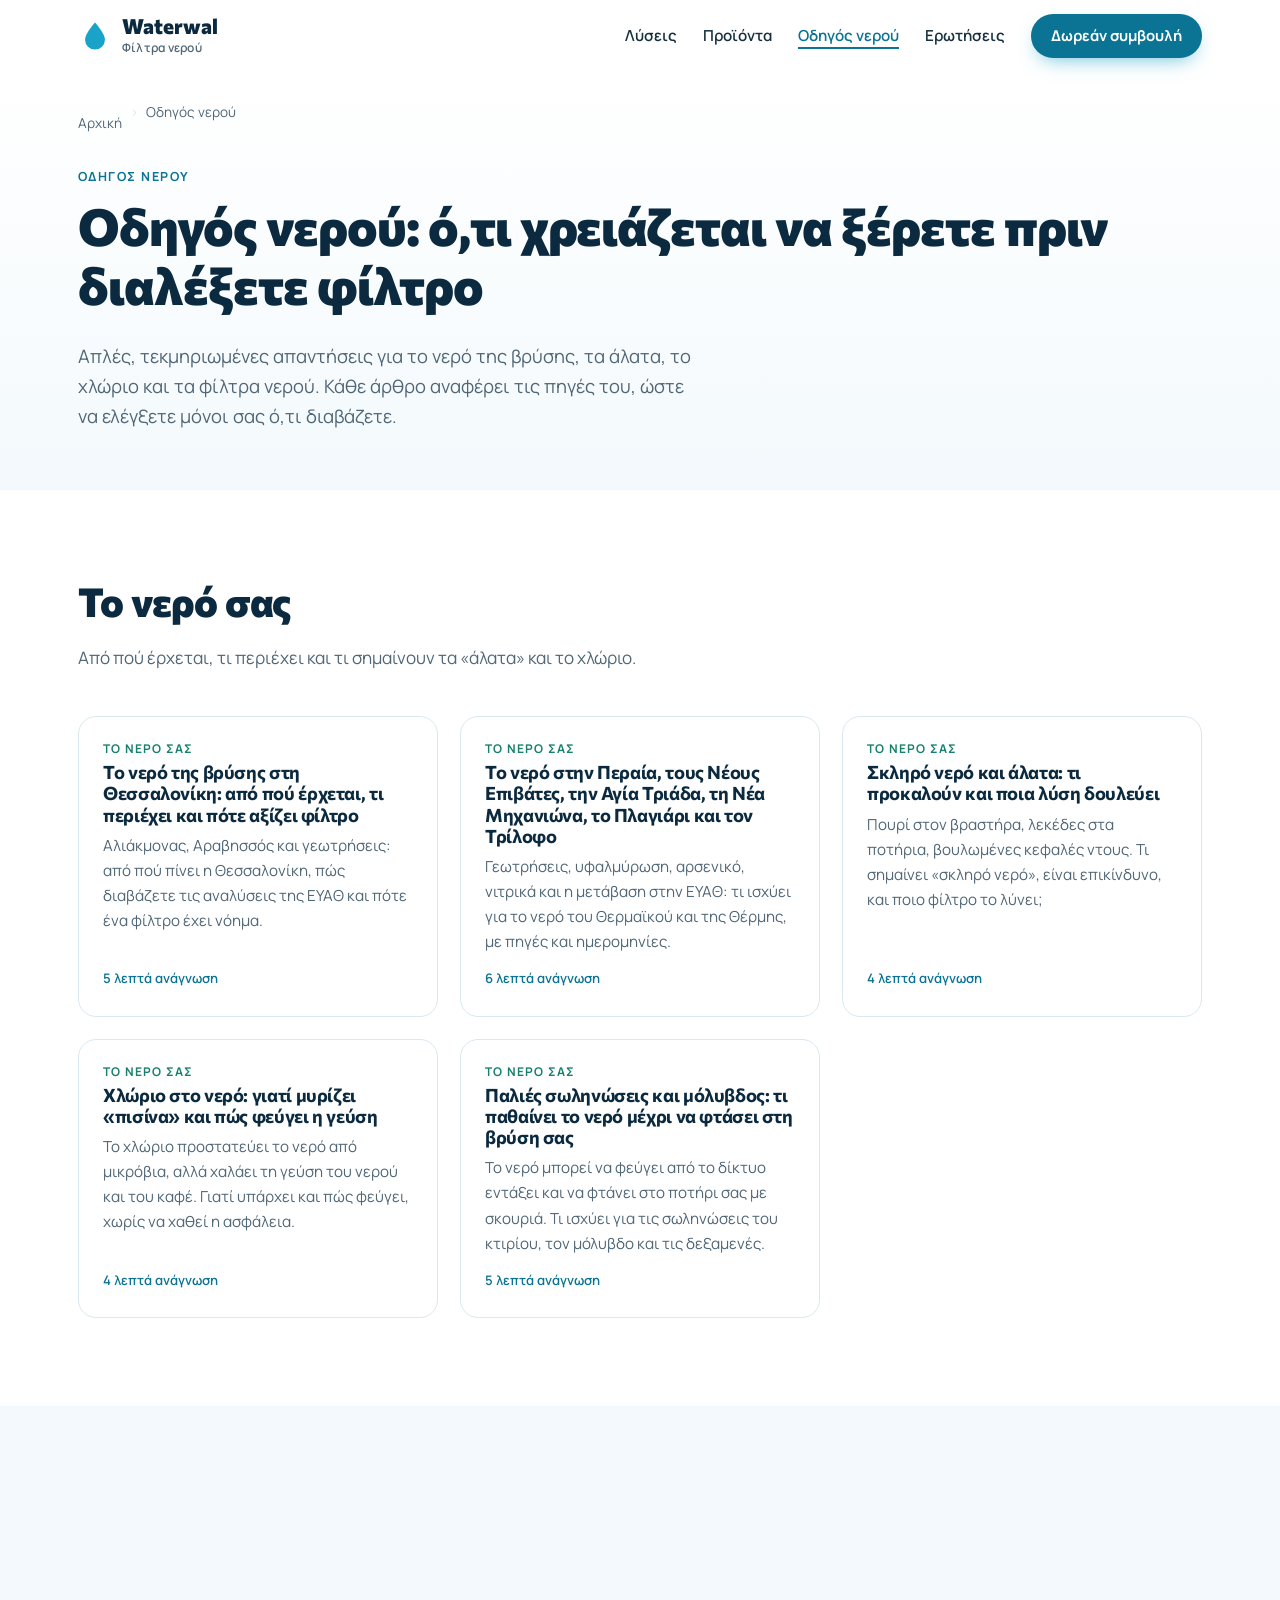
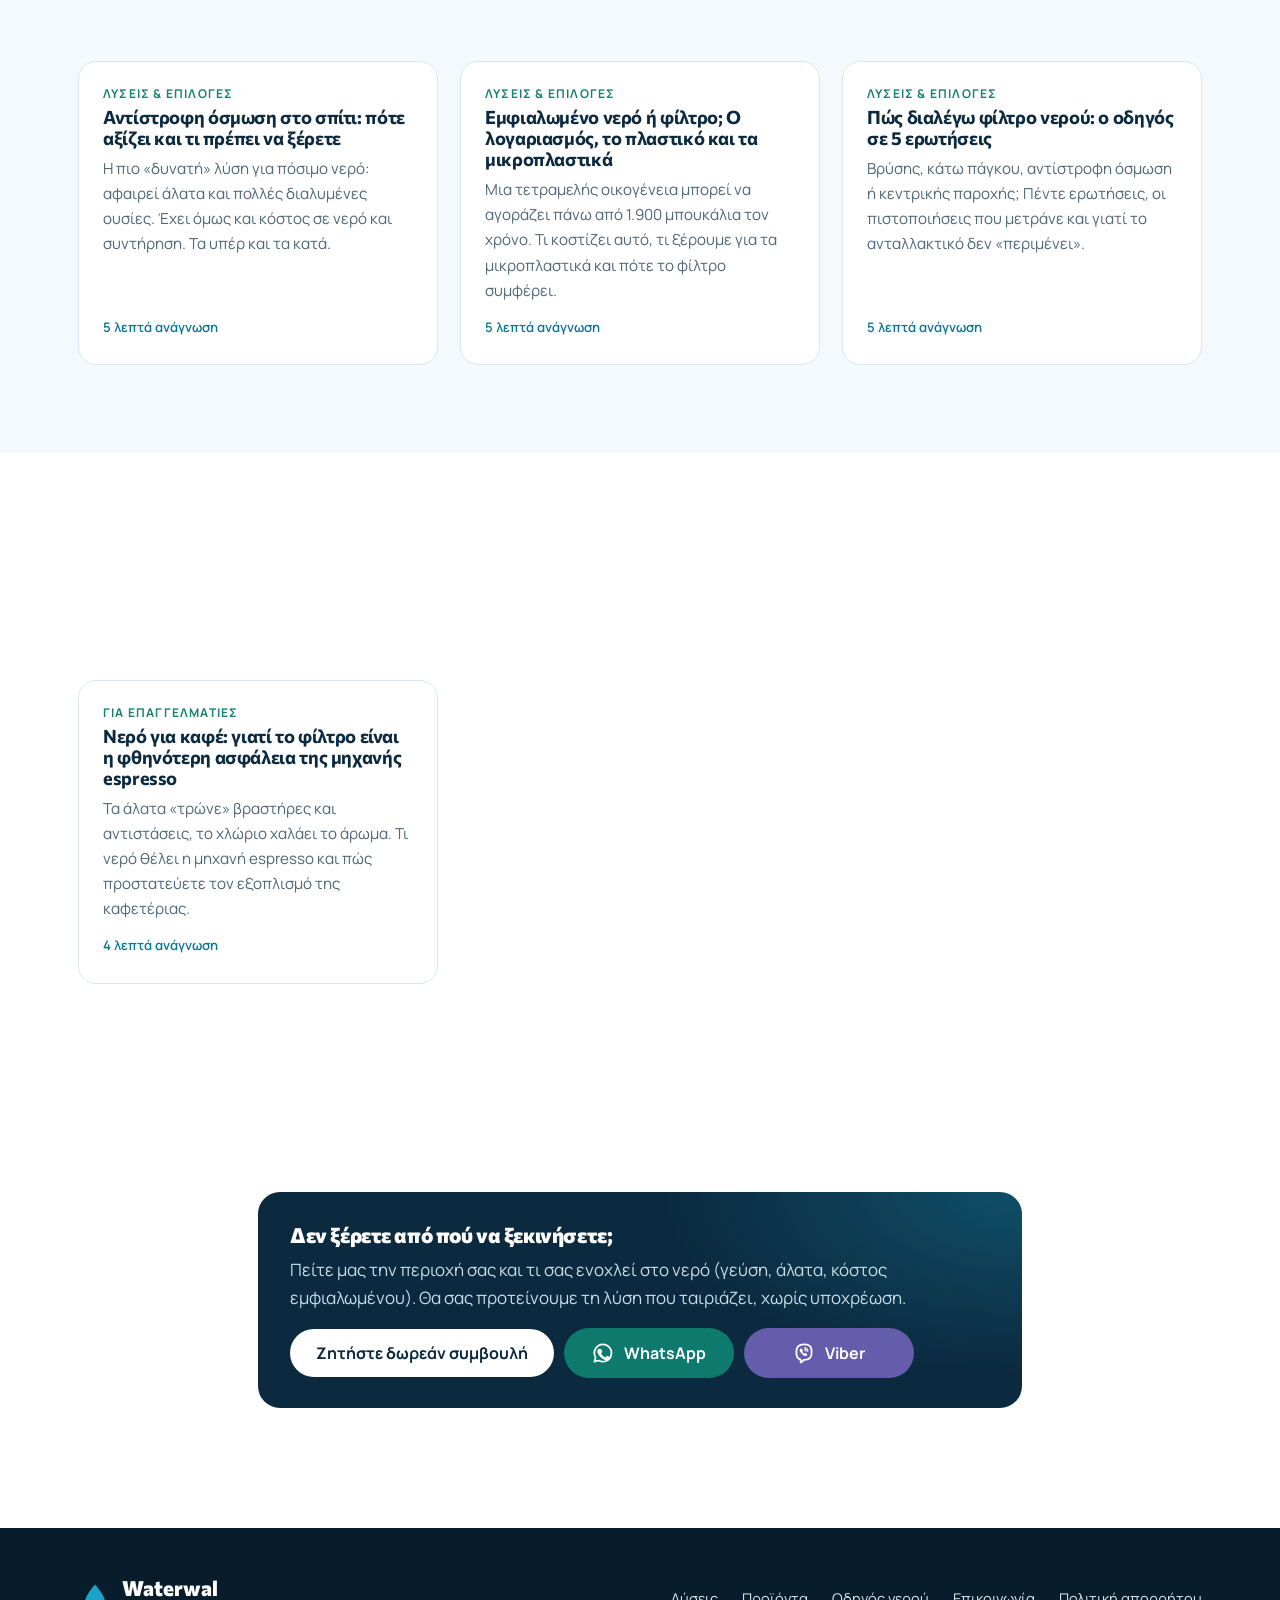
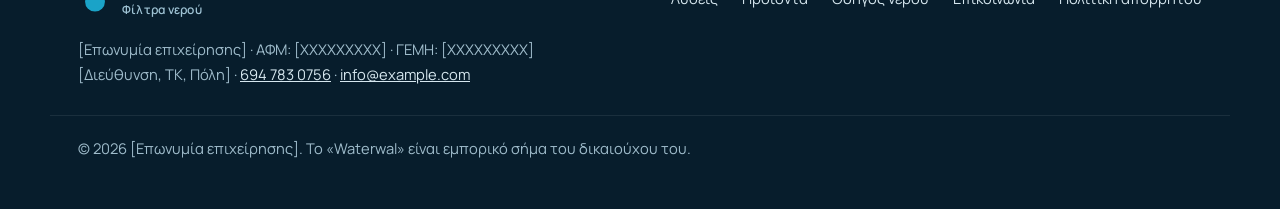
<file: odigos/index.html>
<!doctype html>
<html lang="el">
<head>
  <meta charset="utf-8">
  <meta name="viewport" content="width=device-width, initial-scale=1, viewport-fit=cover">
  <meta http-equiv="Content-Security-Policy" content="default-src 'none'; script-src 'self'; style-src 'self'; img-src 'self' data:; font-src 'self'; manifest-src 'self'; connect-src 'none'; frame-src 'none'; form-action 'none'; base-uri 'none'; object-src 'none'; require-trusted-types-for 'script'; trusted-types 'none'; upgrade-insecure-requests">
  <meta name="referrer" content="strict-origin-when-cross-origin">

  <!-- TODO: αντικαταστήστε το https://www.example.gr/ με το πραγματικό σας domain (βλ. README) -->
  <title>Οδηγός νερού: άλατα, χλώριο, φίλτρα | Waterwal Θεσσαλονίκη</title>
  <meta name="description" content="Το νερό της Θεσσαλονίκης, τα άλατα, το χλώριο, η αντίστροφη όσμωση και πώς διαλέγετε φίλτρο νερού για σπίτι ή καφέ. Άρθρα με πηγές.">
  <link rel="canonical" href="https://www.example.gr/odigos/">
  <link rel="alternate" hreflang="el-GR" href="https://www.example.gr/odigos/">
  <meta name="robots" content="index, follow, max-image-preview:large, max-snippet:-1">
  <meta name="theme-color" content="#0b2a3f">
  <meta name="format-detection" content="telephone=no">

  <meta property="og:type" content="website">
  <meta property="og:locale" content="el_GR">
  <meta property="og:site_name" content="Waterwal – Φίλτρα νερού">
  <meta property="og:url" content="https://www.example.gr/odigos/">
  <meta property="og:title" content="Οδηγός νερού: άλατα, χλώριο, φίλτρα">
  <meta property="og:description" content="Το νερό της Θεσσαλονίκης, τα άλατα, το χλώριο, η αντίστροφη όσμωση και πώς διαλέγετε φίλτρο νερού για σπίτι ή καφέ. Άρθρα με πηγές.">
  <meta property="og:image" content="https://www.example.gr/assets/og/odigos.jpg">
  <meta property="og:image:type" content="image/jpeg">
  <meta property="og:image:width" content="1200">
  <meta property="og:image:height" content="630">
  <meta property="og:image:alt" content="Οδηγός νερού Waterwal: άλατα, χλώριο, φίλτρα και αντίστροφη όσμωση">
  <meta name="twitter:card" content="summary_large_image">
  <meta name="twitter:title" content="Οδηγός νερού: άλατα, χλώριο, φίλτρα">
  <meta name="twitter:description" content="Το νερό της Θεσσαλονίκης, τα άλατα, το χλώριο, η αντίστροφη όσμωση και πώς διαλέγετε φίλτρο νερού για σπίτι ή καφέ. Άρθρα με πηγές.">
  <meta name="twitter:image" content="https://www.example.gr/assets/og/odigos.jpg">
  <meta name="twitter:image:alt" content="Οδηγός νερού Waterwal: άλατα, χλώριο, φίλτρα και αντίστροφη όσμωση">

  <link rel="icon" href="../assets/favicon.svg" type="image/svg+xml">
  <link rel="icon" href="../assets/favicon-32.png" sizes="32x32" type="image/png">
  <link rel="apple-touch-icon" href="../assets/apple-touch-icon.png">
  <link rel="manifest" href="../site.webmanifest">

  <link rel="preload" href="../assets/fonts/manrope-greek.woff2" as="font" type="font/woff2" crossorigin>
  <link rel="preload" href="../assets/fonts/commissioner-greek.woff2" as="font" type="font/woff2" crossorigin>
  <link rel="stylesheet" href="../css/styles.css">
  <script src="../js/main.js" defer></script>

  <script type="application/ld+json">
{
  "@context": "https://schema.org",
  "@graph": [
    {
      "@type": "CollectionPage",
      "@id": "https://www.example.gr/odigos/#collection",
      "url": "https://www.example.gr/odigos/",
      "name": "Οδηγός νερού: ό,τι χρειάζεται να ξέρετε πριν διαλέξετε φίλτρο",
      "description": "Το νερό της Θεσσαλονίκης, τα άλατα, το χλώριο, η αντίστροφη όσμωση και πώς διαλέγετε φίλτρο νερού για σπίτι ή καφέ. Άρθρα με πηγές.",
      "inLanguage": "el-GR",
      "isPartOf": {
        "@id": "https://www.example.gr/#website"
      },
      "publisher": {
        "@id": "https://www.example.gr/#business"
      },
      "mainEntity": {
        "@type": "ItemList",
        "itemListElement": [
          {
            "@type": "ListItem",
            "position": 1,
            "url": "https://www.example.gr/odigos/nero-vrysis-thessaloniki.html",
            "name": "Το νερό της βρύσης στη Θεσσαλονίκη: από πού έρχεται, τι περιέχει και πότε αξίζει φίλτρο"
          },
          {
            "@type": "ListItem",
            "position": 2,
            "url": "https://www.example.gr/odigos/nero-peraia-michaniona-trilofos.html",
            "name": "Το νερό στην Περαία, τους Νέους Επιβάτες, την Αγία Τριάδα, τη Νέα Μηχανιώνα, το Πλαγιάρι και τον Τρίλοφο"
          },
          {
            "@type": "ListItem",
            "position": 3,
            "url": "https://www.example.gr/odigos/sklero-nero-alata.html",
            "name": "Σκληρό νερό και άλατα: τι προκαλούν και ποια λύση δουλεύει"
          },
          {
            "@type": "ListItem",
            "position": 4,
            "url": "https://www.example.gr/odigos/xlorio-sto-nero.html",
            "name": "Χλώριο στο νερό: γιατί μυρίζει «πισίνα» και πώς φεύγει η γεύση"
          },
          {
            "@type": "ListItem",
            "position": 5,
            "url": "https://www.example.gr/odigos/antistrofi-osmosi.html",
            "name": "Αντίστροφη όσμωση στο σπίτι: πότε αξίζει και τι πρέπει να ξέρετε"
          },
          {
            "@type": "ListItem",
            "position": 6,
            "url": "https://www.example.gr/odigos/nero-gia-kafe-espresso.html",
            "name": "Νερό για καφέ: γιατί το φίλτρο είναι η φθηνότερη ασφάλεια της μηχανής espresso"
          },
          {
            "@type": "ListItem",
            "position": 7,
            "url": "https://www.example.gr/odigos/emfialomeno-i-filtro.html",
            "name": "Εμφιαλωμένο νερό ή φίλτρο; Ο λογαριασμός, το πλαστικό και τα μικροπλαστικά"
          },
          {
            "@type": "ListItem",
            "position": 8,
            "url": "https://www.example.gr/odigos/palies-solines-molyvdos.html",
            "name": "Παλιές σωληνώσεις και μόλυβδος: τι παθαίνει το νερό μέχρι να φτάσει στη βρύση σας"
          },
          {
            "@type": "ListItem",
            "position": 9,
            "url": "https://www.example.gr/odigos/pos-dialego-filtro-nerou.html",
            "name": "Πώς διαλέγω φίλτρο νερού: ο οδηγός σε 5 ερωτήσεις"
          }
        ]
      }
    },
    {
      "@type": "BreadcrumbList",
      "itemListElement": [
        {
          "@type": "ListItem",
          "position": 1,
          "name": "Αρχική",
          "item": "https://www.example.gr/"
        },
        {
          "@type": "ListItem",
          "position": 2,
          "name": "Οδηγός νερού",
          "item": "https://www.example.gr/odigos/"
        }
      ]
    }
  ]
}
  </script>
</head>
<body>

<svg class="sprite" aria-hidden="true" focusable="false">
  <symbol id="ic-drop" viewBox="0 0 24 24">
    <path d="M12 2.5S5 10.2 5 14.6a7 7 0 0 0 14 0C19 10.2 12 2.5 12 2.5z" fill="currentColor"/>
  </symbol>
  <symbol id="ic-whatsapp" viewBox="0 0 24 24">
    <path d="M12 2.6a9.4 9.4 0 0 0-8.1 14.2L2.6 21.4l4.7-1.2A9.4 9.4 0 1 0 12 2.6z" fill="none" stroke="currentColor" stroke-width="1.9" stroke-linejoin="round"/>
    <path d="M9.1 7.4c-.3-.6-.6-.6-.9-.6h-.7c-.3 0-.7.1-1 .5-.4.4-1.3 1.3-1.3 3.1s1.3 3.6 1.5 3.8c.2.3 2.6 4.1 6.4 5.6 3.1 1.2 3.8 1 4.5.9.7-.1 2.2-.9 2.5-1.8.3-.9.3-1.6.2-1.8-.1-.2-.3-.3-.7-.5l-2.3-1.1c-.3-.1-.6-.2-.8.2l-1 1.3c-.2.2-.4.3-.8.1-.4-.2-1.5-.6-2.9-1.8-1.1-1-1.8-2.1-2-2.5-.2-.4 0-.6.2-.8l.6-.7c.2-.2.3-.4.4-.7.1-.3 0-.5 0-.7l-.9-2.4z" fill="currentColor" transform="translate(1.2 1.2) scale(.9)"/>
  </symbol>
  <symbol id="ic-viber" viewBox="0 0 24 24">
    <path d="M12 2.5c-4.6 0-8.3 1.3-8.3 7.6v2.2c0 4 1.7 6 4.6 6.9v2.6c0 .5.6.7.9.4l2.6-2.7h.2c4.6 0 8.3-1.3 8.3-7.6v-1.8c0-6.3-3.7-7.6-8.3-7.6z" fill="none" stroke="currentColor" stroke-width="1.9" stroke-linejoin="round"/>
    <path d="M9.3 7.3c-.3-.3-.8-.3-1.1 0l-.6.6c-.6.6-.4 1.9.6 3.4a10.6 10.6 0 0 0 3.6 3.4c1.4.8 2.4.8 2.9.3l.6-.6c.3-.3.3-.8 0-1.1l-1.2-1c-.3-.3-.8-.3-1.1 0l-.5.5c-.8-.3-1.9-1.4-2.3-2.3l.5-.5c.3-.3.3-.8 0-1.1z" fill="currentColor"/>
    <path d="M12.6 6.4a4 4 0 0 1 3.6 3.6M12.6 8.3a2 2 0 0 1 1.7 1.7" fill="none" stroke="currentColor" stroke-width="1.3" stroke-linecap="round"/>
  </symbol>
  <symbol id="ic-phone" viewBox="0 0 24 24">
    <path d="M6.6 10.8a15.1 15.1 0 0 0 6.6 6.6l2.2-2.2a1 1 0 0 1 1-.25 11.4 11.4 0 0 0 3.6.57 1 1 0 0 1 1 1V20a1 1 0 0 1-1 1A17 17 0 0 1 3 4a1 1 0 0 1 1-1h3.5a1 1 0 0 1 1 1c0 1.25.2 2.45.57 3.57a1 1 0 0 1-.25 1z" fill="currentColor"/>
  </symbol>
</svg>

<a class="skip-link" href="#main">Μετάβαση στο περιεχόμενο</a>

<header class="site-header" id="top">
  <div class="container header-inner">
    <a class="logo" href="../">
      <svg class="logo-mark" aria-hidden="true"><use href="#ic-drop"/></svg>
      <span class="logo-text">Waterwal<small>Φίλτρα νερού</small></span>
    </a>
    <button class="nav-toggle" type="button" aria-expanded="false" aria-controls="site-nav">
      <span class="sr-only">Μενού</span><span class="bar"></span><span class="bar"></span><span class="bar"></span>
    </button>
    <nav class="site-nav" id="site-nav" aria-label="Κύρια πλοήγηση">
      <a href="../#solutions">Λύσεις</a>
      <a href="../#products">Προϊόντα</a>
      <a href="./" aria-current="page">Οδηγός νερού</a>
      <a href="../#faq">Ερωτήσεις</a>
      <a class="btn btn-primary btn-sm" href="../#contact">Δωρεάν συμβουλή</a>
    </nav>
  </div>
</header>

<main id="main">
  <section class="guide-hero" aria-labelledby="hub-title">
    <div class="container">
      <nav class="breadcrumb" aria-label="Διαδρομή">
        <ol>
          <li><a href="../">Αρχική</a></li>
          <li aria-current="page">Οδηγός νερού</li>
        </ol>
      </nav>
      <p class="eyebrow">Οδηγός νερού</p>
      <h1 id="hub-title">Οδηγός νερού: ό,τι χρειάζεται να ξέρετε πριν διαλέξετε φίλτρο</h1>
      <p class="lead">Απλές, τεκμηριωμένες απαντήσεις για το νερό της βρύσης, τα άλατα, το χλώριο και τα φίλτρα νερού. Κάθε άρθρο αναφέρει τις πηγές του, ώστε να ελέγξετε μόνοι σας ό,τι διαβάζετε.</p>
    </div>
  </section>

  <section class="section" aria-labelledby="g-nero">
    <div class="container">
      <div class="section-head">
        <h2 id="g-nero">Το νερό σας</h2>
        <p class="section-sub">Από πού έρχεται, τι περιέχει και τι σημαίνουν τα «άλατα» και το χλώριο.</p>
      </div>
      <div class="guide-grid">
      <article class="guide-card">
        <span class="guide-tag">Το νερό σας</span>
        <h3><a href="nero-vrysis-thessaloniki.html">Το νερό της βρύσης στη Θεσσαλονίκη: από πού έρχεται, τι περιέχει και πότε αξίζει φίλτρο</a></h3>
        <p>Αλιάκμονας, Αραβησσός και γεωτρήσεις: από πού πίνει η Θεσσαλονίκη, πώς διαβάζετε τις αναλύσεις της ΕΥΑΘ και πότε ένα φίλτρο έχει νόημα.</p>
        <p class="meta">5 λεπτά ανάγνωση</p>
      </article>
      <article class="guide-card">
        <span class="guide-tag">Το νερό σας</span>
        <h3><a href="nero-peraia-michaniona-trilofos.html">Το νερό στην Περαία, τους Νέους Επιβάτες, την Αγία Τριάδα, τη Νέα Μηχανιώνα, το Πλαγιάρι και τον Τρίλοφο</a></h3>
        <p>Γεωτρήσεις, υφαλμύρωση, αρσενικό, νιτρικά και η μετάβαση στην ΕΥΑΘ: τι ισχύει για το νερό του Θερμαϊκού και της Θέρμης, με πηγές και ημερομηνίες.</p>
        <p class="meta">6 λεπτά ανάγνωση</p>
      </article>
      <article class="guide-card">
        <span class="guide-tag">Το νερό σας</span>
        <h3><a href="sklero-nero-alata.html">Σκληρό νερό και άλατα: τι προκαλούν και ποια λύση δουλεύει</a></h3>
        <p>Πουρί στον βραστήρα, λεκέδες στα ποτήρια, βουλωμένες κεφαλές ντους. Τι σημαίνει «σκληρό νερό», είναι επικίνδυνο, και ποιο φίλτρο το λύνει;</p>
        <p class="meta">4 λεπτά ανάγνωση</p>
      </article>
      <article class="guide-card">
        <span class="guide-tag">Το νερό σας</span>
        <h3><a href="xlorio-sto-nero.html">Χλώριο στο νερό: γιατί μυρίζει «πισίνα» και πώς φεύγει η γεύση</a></h3>
        <p>Το χλώριο προστατεύει το νερό από μικρόβια, αλλά χαλάει τη γεύση του νερού και του καφέ. Γιατί υπάρχει και πώς φεύγει, χωρίς να χαθεί η ασφάλεια.</p>
        <p class="meta">4 λεπτά ανάγνωση</p>
      </article>
      <article class="guide-card">
        <span class="guide-tag">Το νερό σας</span>
        <h3><a href="palies-solines-molyvdos.html">Παλιές σωληνώσεις και μόλυβδος: τι παθαίνει το νερό μέχρι να φτάσει στη βρύση σας</a></h3>
        <p>Το νερό μπορεί να φεύγει από το δίκτυο εντάξει και να φτάνει στο ποτήρι σας με σκουριά. Τι ισχύει για τις σωληνώσεις του κτιρίου, τον μόλυβδο και τις δεξαμενές.</p>
        <p class="meta">5 λεπτά ανάγνωση</p>
      </article>
      </div>
    </div>
  </section>

  <section class="section section-tint" aria-labelledby="g-lyseis">
    <div class="container">
      <div class="section-head">
        <h2 id="g-lyseis">Λύσεις & επιλογές</h2>
        <p class="section-sub">Πώς διαλέγετε φίλτρο, πότε αξίζει η αντίστροφη όσμωση και τι κερδίζετε σε σχέση με το εμφιαλωμένο.</p>
      </div>
      <div class="guide-grid">
      <article class="guide-card">
        <span class="guide-tag">Λύσεις &amp; επιλογές</span>
        <h3><a href="antistrofi-osmosi.html">Αντίστροφη όσμωση στο σπίτι: πότε αξίζει και τι πρέπει να ξέρετε</a></h3>
        <p>Η πιο «δυνατή» λύση για πόσιμο νερό: αφαιρεί άλατα και πολλές διαλυμένες ουσίες. Έχει όμως και κόστος σε νερό και συντήρηση. Τα υπέρ και τα κατά.</p>
        <p class="meta">5 λεπτά ανάγνωση</p>
      </article>
      <article class="guide-card">
        <span class="guide-tag">Λύσεις &amp; επιλογές</span>
        <h3><a href="emfialomeno-i-filtro.html">Εμφιαλωμένο νερό ή φίλτρο; Ο λογαριασμός, το πλαστικό και τα μικροπλαστικά</a></h3>
        <p>Μια τετραμελής οικογένεια μπορεί να αγοράζει πάνω από 1.900 μπουκάλια τον χρόνο. Τι κοστίζει αυτό, τι ξέρουμε για τα μικροπλαστικά και πότε το φίλτρο συμφέρει.</p>
        <p class="meta">5 λεπτά ανάγνωση</p>
      </article>
      <article class="guide-card">
        <span class="guide-tag">Λύσεις &amp; επιλογές</span>
        <h3><a href="pos-dialego-filtro-nerou.html">Πώς διαλέγω φίλτρο νερού: ο οδηγός σε 5 ερωτήσεις</a></h3>
        <p>Βρύσης, κάτω πάγκου, αντίστροφη όσμωση ή κεντρικής παροχής; Πέντε ερωτήσεις, οι πιστοποιήσεις που μετράνε και γιατί το ανταλλακτικό δεν «περιμένει».</p>
        <p class="meta">5 λεπτά ανάγνωση</p>
      </article>
      </div>
    </div>
  </section>

  <section class="section" aria-labelledby="g-epaggelmaties">
    <div class="container">
      <div class="section-head">
        <h2 id="g-epaggelmaties">Για επαγγελματίες</h2>
        <p class="section-sub">Καφέ, καφετέριες και εστίαση: το νερό είναι πρώτη ύλη και ασφάλεια για τον εξοπλισμό σας.</p>
      </div>
      <div class="guide-grid">
      <article class="guide-card">
        <span class="guide-tag">Για επαγγελματίες</span>
        <h3><a href="nero-gia-kafe-espresso.html">Νερό για καφέ: γιατί το φίλτρο είναι η φθηνότερη ασφάλεια της μηχανής espresso</a></h3>
        <p>Τα άλατα «τρώνε» βραστήρες και αντιστάσεις, το χλώριο χαλάει το άρωμα. Τι νερό θέλει η μηχανή espresso και πώς προστατεύετε τον εξοπλισμό της καφετέριας.</p>
        <p class="meta">4 λεπτά ανάγνωση</p>
      </article>
      </div>
    </div>
  </section>

  <section class="section">
    <div class="container narrow">
<aside class="cta-box" aria-label="Δωρεάν συμβουλή">
  <h2>Δεν ξέρετε από πού να ξεκινήσετε;</h2>
  <p>Πείτε μας την περιοχή σας και τι σας ενοχλεί στο νερό (γεύση, άλατα, κόστος εμφιαλωμένου). Θα σας προτείνουμε τη λύση που ταιριάζει, χωρίς υποχρέωση.</p>
  <div class="cta-actions">
    <a class="btn btn-light" href="../#contact">Ζητήστε δωρεάν συμβουλή</a>
    <div class="chat-buttons">
      <a class="btn btn-chat btn-whatsapp" href="https://wa.me/306947830756?text=%CE%93%CE%B5%CE%B9%CE%B1%20%CF%83%CE%B1%CF%82%21%20%CE%94%CE%B9%CE%AC%CE%B2%CE%B1%CF%83%CE%B1%20%CF%84%CE%BF%CE%BD%20%CE%9F%CE%B4%CE%B7%CE%B3%CF%8C%20%CE%BD%CE%B5%CF%81%CE%BF%CF%8D%20%CE%BA%CE%B1%CE%B9%20%CE%B8%CE%B1%20%CE%AE%CE%B8%CE%B5%CE%BB%CE%B1%20%CE%BC%CE%B9%CE%B1%20%CF%83%CF%85%CE%BC%CE%B2%CE%BF%CF%85%CE%BB%CE%AE%20%CE%B3%CE%B9%CE%B1%20%CF%86%CE%AF%CE%BB%CF%84%CF%81%CE%BF%20%CE%BD%CE%B5%CF%81%CE%BF%CF%8D." target="_blank" rel="noopener noreferrer"><svg aria-hidden="true"><use href="#ic-whatsapp"/></svg>WhatsApp<span class="sr-only"> (ανοίγει σε νέα καρτέλα)</span></a>
      <a class="btn btn-chat btn-viber" href="viber://chat?number=%2B306947830756"><svg aria-hidden="true"><use href="#ic-viber"/></svg>Viber</a>
    </div>
  </div>
</aside>
    </div>
  </section>
</main>

<footer class="site-footer">
  <div class="container footer-grid">
    <div>
      <a class="logo logo-light" href="../">
        <svg class="logo-mark" aria-hidden="true"><use href="#ic-drop"/></svg>
        <span class="logo-text">Waterwal<small>Φίλτρα νερού</small></span>
      </a>
      <!-- TODO: στοιχεία επιχείρησης (ίδια με την αρχική σελίδα) -->
      <address class="legal">[Επωνυμία επιχείρησης] · ΑΦΜ: [XXXXXXXXX] · ΓΕΜΗ: [XXXXXXXXX]<br>[Διεύθυνση, ΤΚ, Πόλη] · <a href="tel:+306947830756">694 783 0756</a> · <a href="mailto:info@example.com">info@example.com</a></address>
    </div>
    <nav aria-label="Υποσέλιδο">
      <a href="../#solutions">Λύσεις</a>
      <a href="../#products">Προϊόντα</a>
      <a href="./">Οδηγός νερού</a>
      <a href="../#contact">Επικοινωνία</a>
      <a href="../privacy.html">Πολιτική απορρήτου</a>
    </nav>
  </div>
  <div class="container footer-bottom">
    <p>© <span id="year">2026</span> [Επωνυμία επιχείρησης]. Το «Waterwal» είναι εμπορικό σήμα του δικαιούχου του.</p>
  </div>
</footer>

<!-- Γραμμή γρήγορης επικοινωνίας για κινητά/tablet -->
<nav class="action-bar" aria-label="Γρήγορη επικοινωνία">
  <a class="action-call" href="tel:+306947830756"><svg aria-hidden="true"><use href="#ic-phone"/></svg><span>Κλήση</span></a>
  <a class="action-viber" href="viber://chat?number=%2B306947830756"><svg aria-hidden="true"><use href="#ic-viber"/></svg><span>Viber</span></a>
  <a class="action-whatsapp" href="https://wa.me/306947830756?text=%CE%93%CE%B5%CE%B9%CE%B1%20%CF%83%CE%B1%CF%82%21%20%CE%94%CE%B9%CE%AC%CE%B2%CE%B1%CF%83%CE%B1%20%CF%84%CE%BF%CE%BD%20%CE%9F%CE%B4%CE%B7%CE%B3%CF%8C%20%CE%BD%CE%B5%CF%81%CE%BF%CF%8D%20%CE%BA%CE%B1%CE%B9%20%CE%B8%CE%B1%20%CE%AE%CE%B8%CE%B5%CE%BB%CE%B1%20%CE%BC%CE%B9%CE%B1%20%CF%83%CF%85%CE%BC%CE%B2%CE%BF%CF%85%CE%BB%CE%AE%20%CE%B3%CE%B9%CE%B1%20%CF%86%CE%AF%CE%BB%CF%84%CF%81%CE%BF%20%CE%BD%CE%B5%CF%81%CE%BF%CF%8D." target="_blank" rel="noopener noreferrer"><svg aria-hidden="true"><use href="#ic-whatsapp"/></svg><span>WhatsApp</span><span class="sr-only"> (ανοίγει σε νέα καρτέλα)</span></a>
</nav>

</body>
</html>
</file>
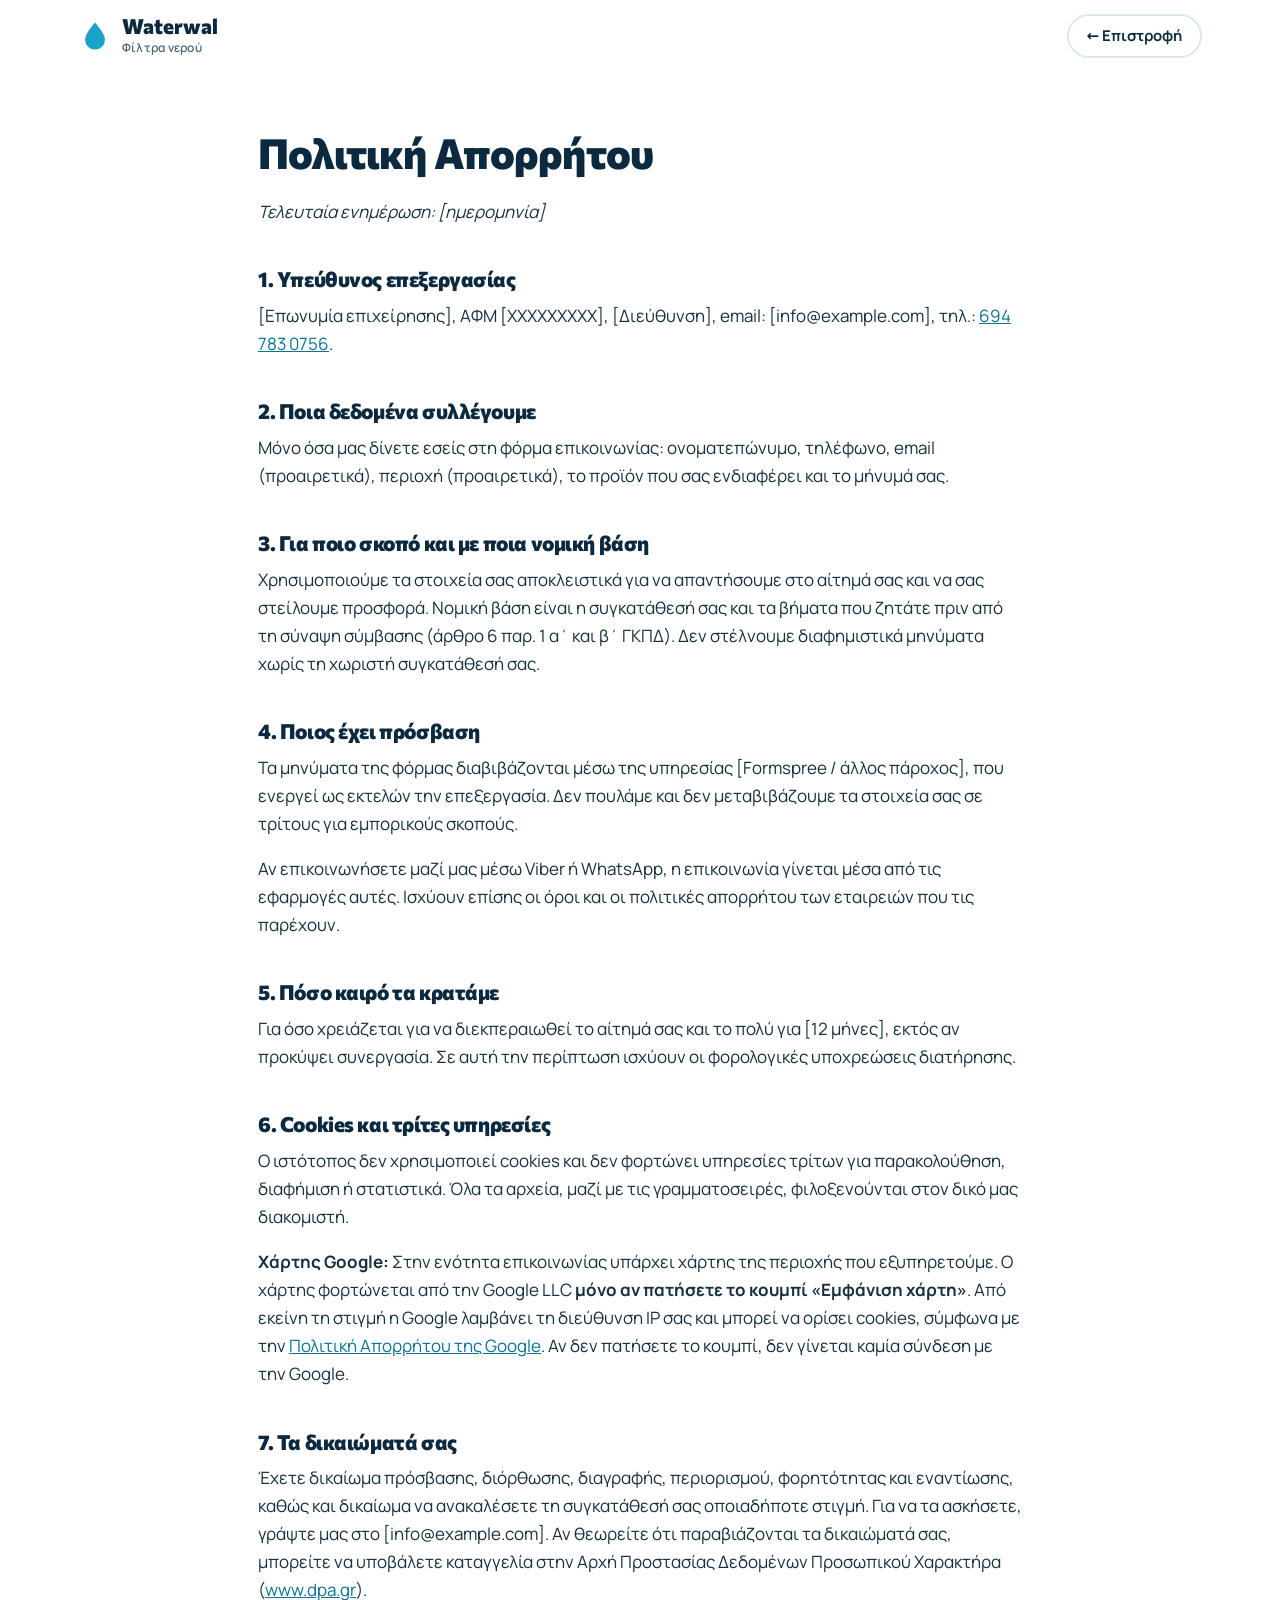
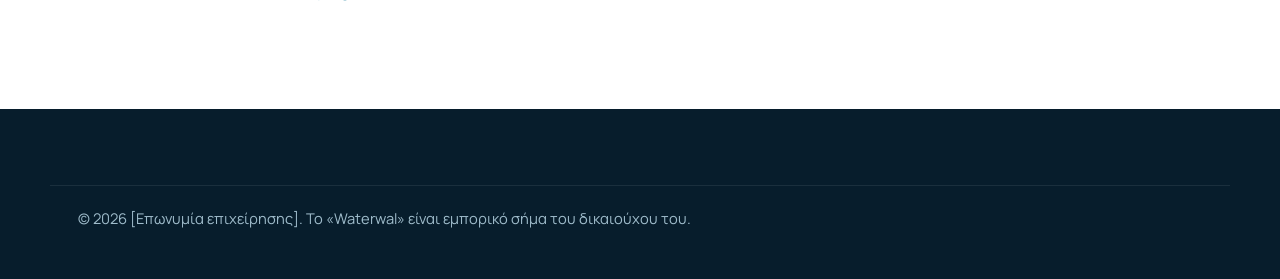
<file: privacy.html>
<!doctype html>
<html lang="el">
<head>
  <meta charset="utf-8">
  <meta name="viewport" content="width=device-width, initial-scale=1, viewport-fit=cover">
  <meta http-equiv="Content-Security-Policy" content="default-src 'none'; script-src 'self'; style-src 'self'; img-src 'self' data:; font-src 'self'; manifest-src 'self'; connect-src 'none'; frame-src 'none'; form-action 'none'; base-uri 'none'; object-src 'none'; require-trusted-types-for 'script'; trusted-types 'none'; upgrade-insecure-requests">
  <meta name="referrer" content="strict-origin-when-cross-origin">
  <title>Πολιτική Απορρήτου | Waterwal – Φίλτρα νερού</title>
  <meta name="robots" content="noindex, follow">
  <link rel="canonical" href="https://www.example.gr/privacy.html">
  <meta property="og:type" content="website">
  <meta property="og:locale" content="el_GR">
  <meta property="og:site_name" content="Waterwal – Φίλτρα νερού">
  <meta property="og:url" content="https://www.example.gr/privacy.html">
  <meta property="og:title" content="Πολιτική Απορρήτου | Waterwal – Φίλτρα νερού">
  <meta property="og:description" content="Πώς χρησιμοποιούμε τα στοιχεία που μας στέλνετε μέσω της φόρμας, του τηλεφώνου, του Viber και του WhatsApp.">
  <meta property="og:image" content="https://www.example.gr/assets/og-image.jpg">
  <meta property="og:image:type" content="image/jpeg">
  <meta property="og:image:width" content="1200">
  <meta property="og:image:height" content="630">
  <meta property="og:image:alt" content="Ποτήρι με καθαρό νερό και η φράση: Φίλτρα νερού Waterwal για σπίτι, καφέ και επαγγελματίες">
  <meta name="twitter:card" content="summary_large_image">
  <meta name="twitter:title" content="Πολιτική Απορρήτου | Waterwal – Φίλτρα νερού">
  <meta name="twitter:description" content="Πώς χρησιμοποιούμε τα στοιχεία που μας στέλνετε μέσω της φόρμας, του τηλεφώνου, του Viber και του WhatsApp.">
  <meta name="twitter:image" content="https://www.example.gr/assets/og-image.jpg">
  <meta name="twitter:image:alt" content="Ποτήρι με καθαρό νερό και η φράση: Φίλτρα νερού Waterwal για σπίτι, καφέ και επαγγελματίες">
  <link rel="icon" href="assets/favicon.svg" type="image/svg+xml">
  <link rel="stylesheet" href="css/styles.css">
</head>
<body>
<header class="site-header">
  <div class="container header-inner">
    <a class="logo" href="index.html">
      <svg class="logo-mark" viewBox="0 0 24 24" aria-hidden="true"><path d="M12 2.5S5 10.2 5 14.6a7 7 0 0 0 14 0C19 10.2 12 2.5 12 2.5z" fill="currentColor"/></svg>
      <span class="logo-text">Waterwal<small>Φίλτρα νερού</small></span>
    </a>
    <a class="btn btn-ghost btn-sm" href="index.html">← Επιστροφή</a>
  </div>
</header>

<main class="container narrow prose" id="main">
  <!-- TODO: Πρότυπο. Συμπληρώστε τα στοιχεία σε [αγκύλες] και ζητήστε από νομικό/λογιστή να το ελέγξει πριν τη δημοσίευση. -->
  <h1>Πολιτική Απορρήτου</h1>
  <p><em>Τελευταία ενημέρωση: [ημερομηνία]</em></p>

  <h2>1. Υπεύθυνος επεξεργασίας</h2>
  <p>[Επωνυμία επιχείρησης], ΑΦΜ [XXXXXXXXX], [Διεύθυνση], email: [info@example.com], τηλ.: <a href="tel:+306947830756">694 783 0756</a>.</p>

  <h2>2. Ποια δεδομένα συλλέγουμε</h2>
  <p>Μόνο όσα μας δίνετε εσείς στη φόρμα επικοινωνίας: ονοματεπώνυμο, τηλέφωνο, email (προαιρετικά), περιοχή (προαιρετικά), το προϊόν που σας ενδιαφέρει και το μήνυμά σας.</p>

  <h2>3. Για ποιο σκοπό και με ποια νομική βάση</h2>
  <p>Χρησιμοποιούμε τα στοιχεία σας αποκλειστικά για να απαντήσουμε στο αίτημά σας και να σας στείλουμε προσφορά. Νομική βάση είναι η συγκατάθεσή σας και τα βήματα που ζητάτε πριν από τη σύναψη σύμβασης (άρθρο 6 παρ. 1 α΄ και β΄ ΓΚΠΔ). Δεν στέλνουμε διαφημιστικά μηνύματα χωρίς τη χωριστή συγκατάθεσή σας.</p>

  <h2>4. Ποιος έχει πρόσβαση</h2>
  <p>Τα μηνύματα της φόρμας διαβιβάζονται μέσω της υπηρεσίας [Formspree / άλλος πάροχος], που ενεργεί ως εκτελών την επεξεργασία. Δεν πουλάμε και δεν μεταβιβάζουμε τα στοιχεία σας σε τρίτους για εμπορικούς σκοπούς.</p>

  <p>Αν επικοινωνήσετε μαζί μας μέσω Viber ή WhatsApp, η επικοινωνία γίνεται μέσα από τις εφαρμογές αυτές. Ισχύουν επίσης οι όροι και οι πολιτικές απορρήτου των εταιρειών που τις παρέχουν.</p>

  <h2>5. Πόσο καιρό τα κρατάμε</h2>
  <p>Για όσο χρειάζεται για να διεκπεραιωθεί το αίτημά σας και το πολύ για [12 μήνες], εκτός αν προκύψει συνεργασία. Σε αυτή την περίπτωση ισχύουν οι φορολογικές υποχρεώσεις διατήρησης.</p>

  <h2>6. Cookies και τρίτες υπηρεσίες</h2>
  <p>Ο ιστότοπος δεν χρησιμοποιεί cookies και δεν φορτώνει υπηρεσίες τρίτων για παρακολούθηση, διαφήμιση ή στατιστικά. Όλα τα αρχεία, μαζί με τις γραμματοσειρές, φιλοξενούνται στον δικό μας διακομιστή.</p><!-- TODO: αν προσθέσετε Google Analytics ή άλλα εργαλεία, ενημερώστε αυτή την ενότητα και προσθέστε μηχανισμό συγκατάθεσης cookies -->

  <p id="xartis"><strong>Χάρτης Google:</strong> Στην ενότητα επικοινωνίας υπάρχει χάρτης της περιοχής που εξυπηρετούμε. Ο χάρτης φορτώνεται από την Google LLC <strong>μόνο αν πατήσετε το κουμπί «Εμφάνιση χάρτη»</strong>. Από εκείνη τη στιγμή η Google λαμβάνει τη διεύθυνση IP σας και μπορεί να ορίσει cookies, σύμφωνα με την <a href="https://policies.google.com/privacy?hl=el" rel="noopener">Πολιτική Απορρήτου της Google</a>. Αν δεν πατήσετε το κουμπί, δεν γίνεται καμία σύνδεση με την Google.</p>

  <h2>7. Τα δικαιώματά σας</h2>
  <p>Έχετε δικαίωμα πρόσβασης, διόρθωσης, διαγραφής, περιορισμού, φορητότητας και εναντίωσης, καθώς και δικαίωμα να ανακαλέσετε τη συγκατάθεσή σας οποιαδήποτε στιγμή. Για να τα ασκήσετε, γράψτε μας στο [info@example.com]. Αν θεωρείτε ότι παραβιάζονται τα δικαιώματά σας, μπορείτε να υποβάλετε καταγγελία στην Αρχή Προστασίας Δεδομένων Προσωπικού Χαρακτήρα (<a href="https://www.dpa.gr" rel="noopener">www.dpa.gr</a>).</p>
</main>

<footer class="site-footer">
  <div class="container footer-bottom">
    <p>© 2026 [Επωνυμία επιχείρησης]. Το «Waterwal» είναι εμπορικό σήμα του δικαιούχου του.</p>
  </div>
</footer>
</body>
</html>
</file>
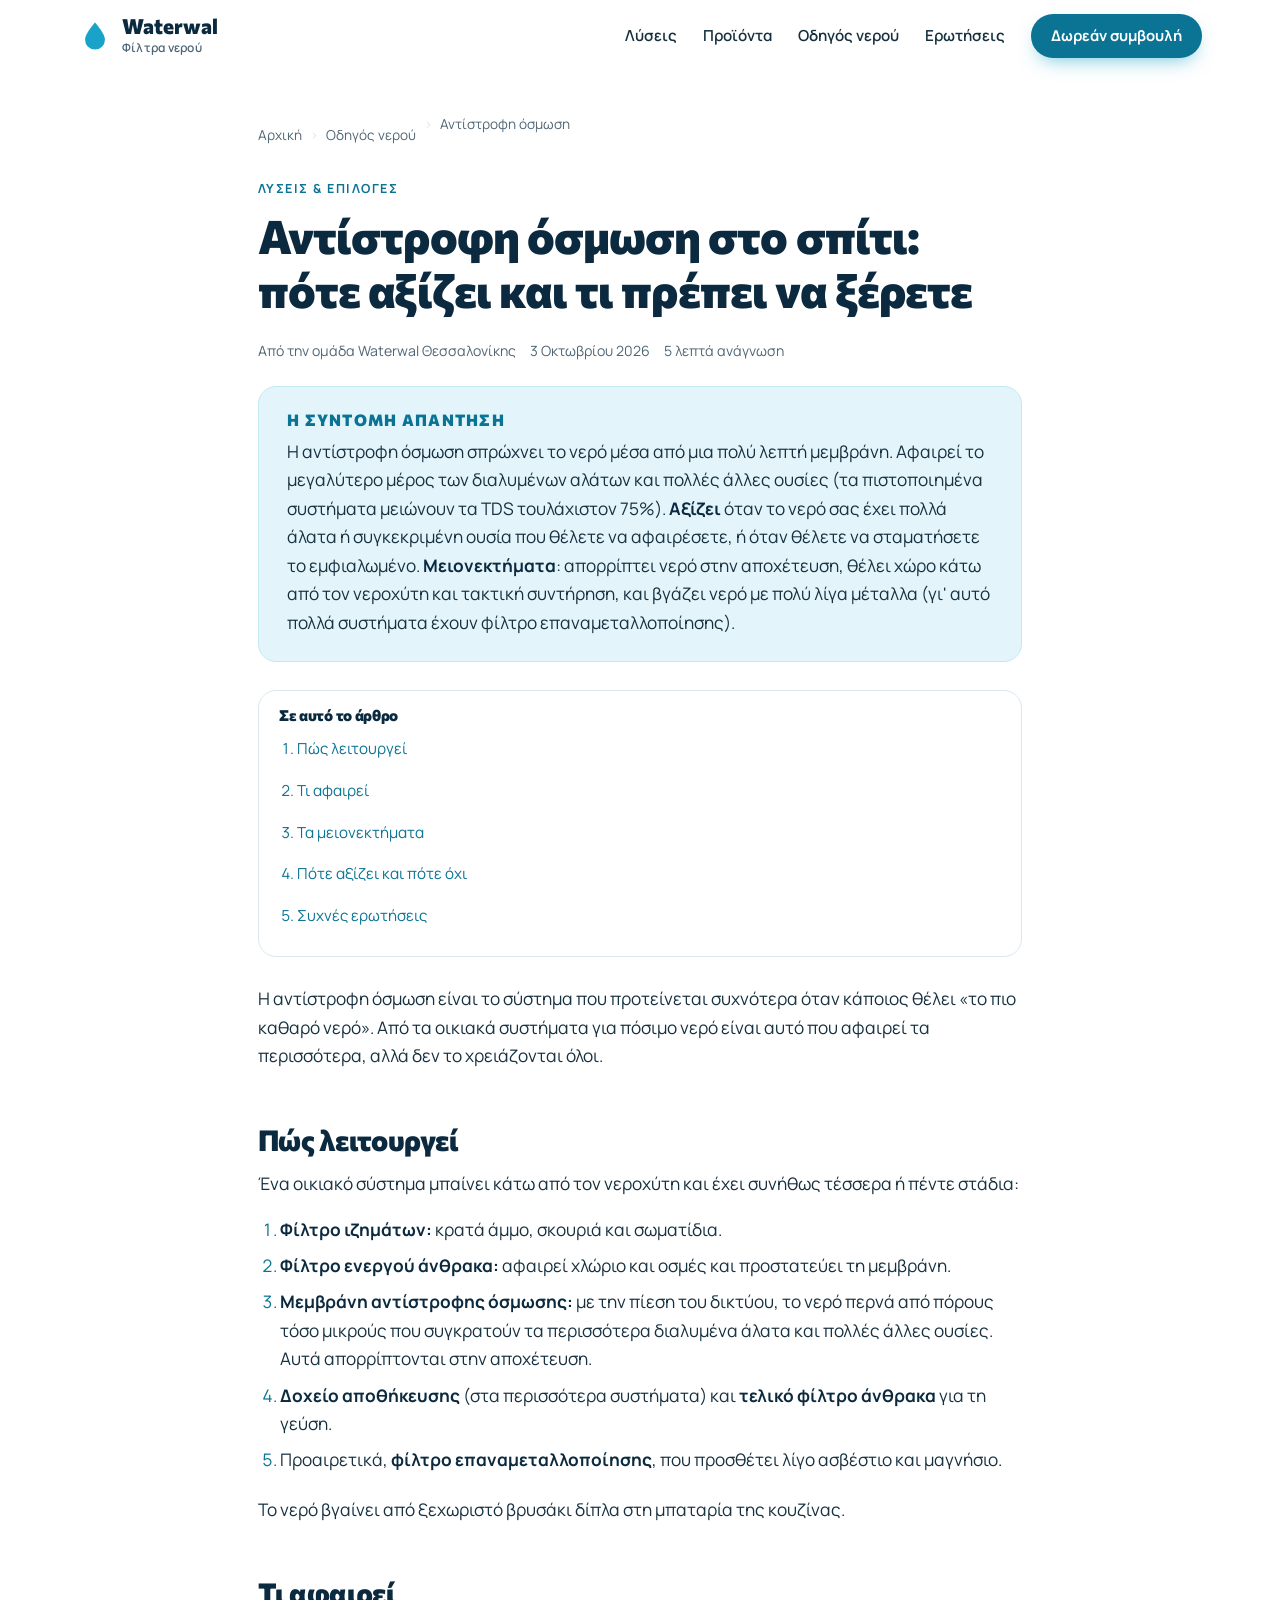
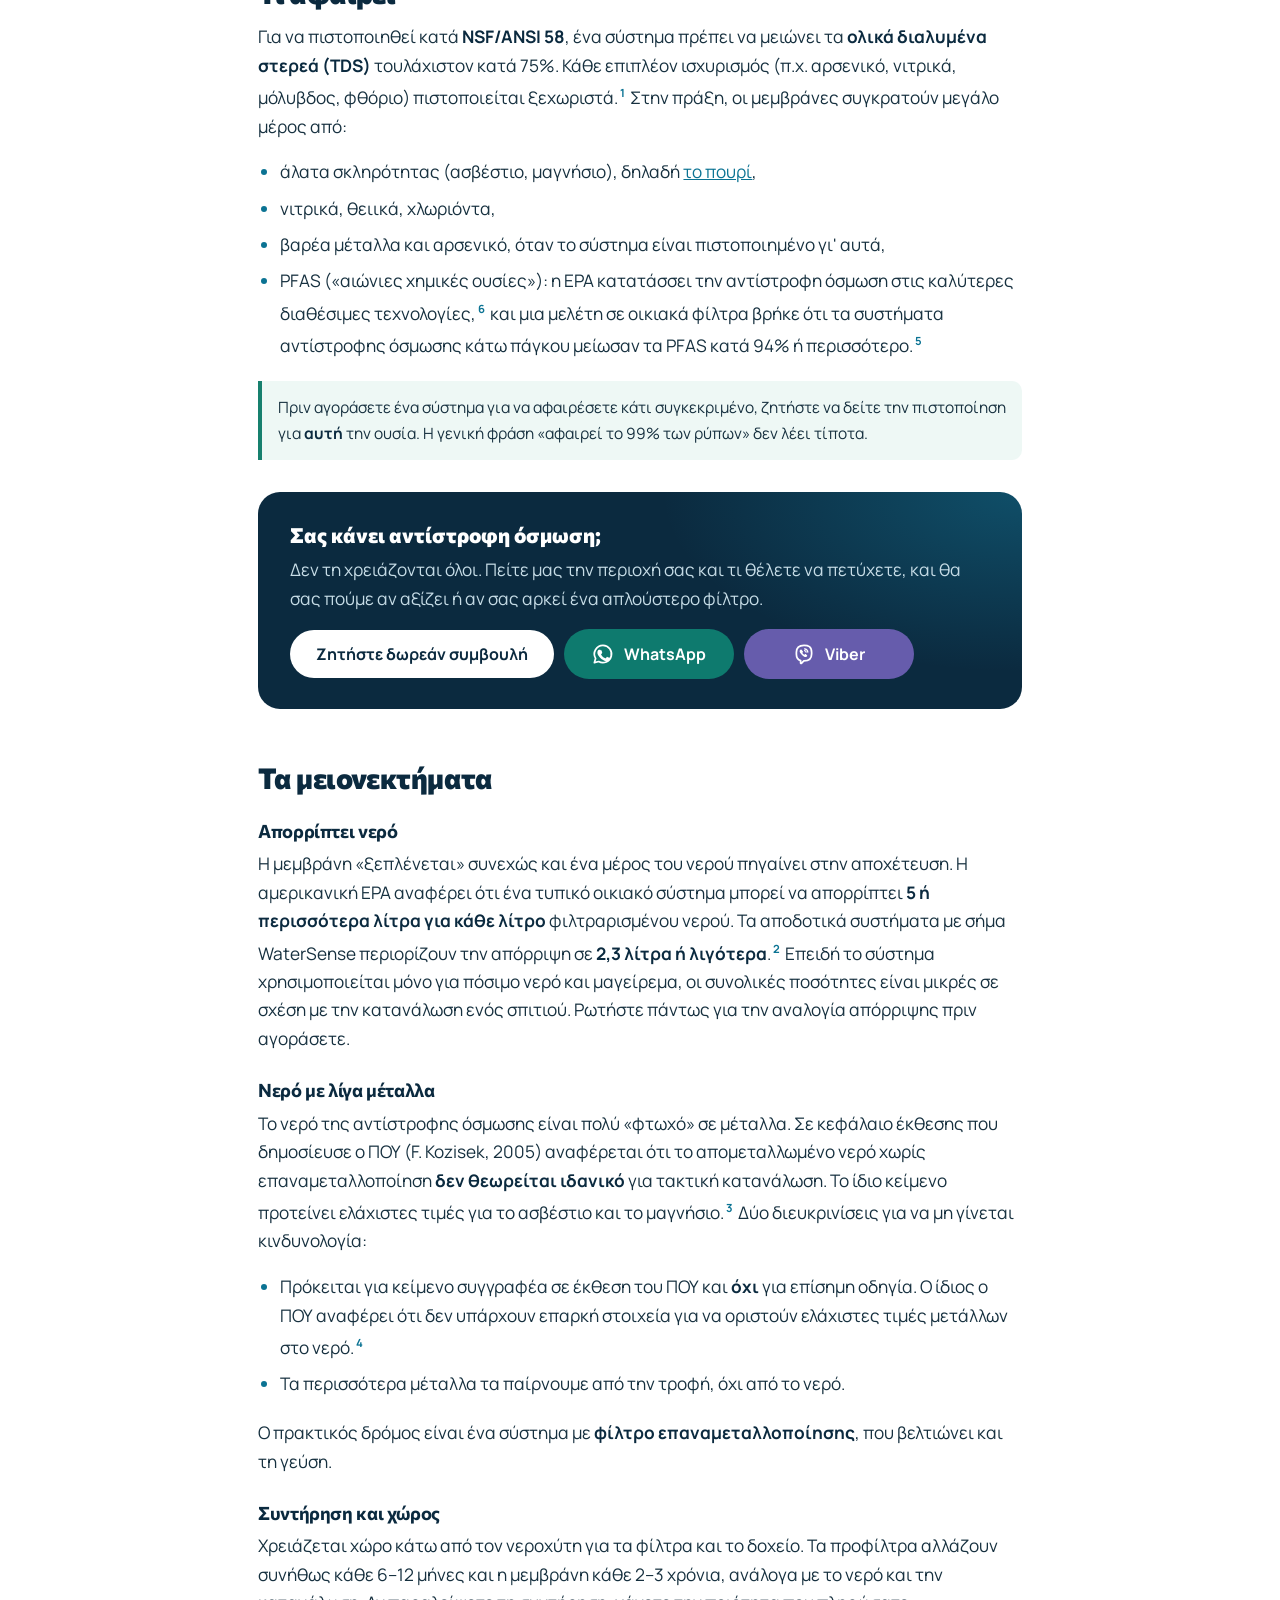
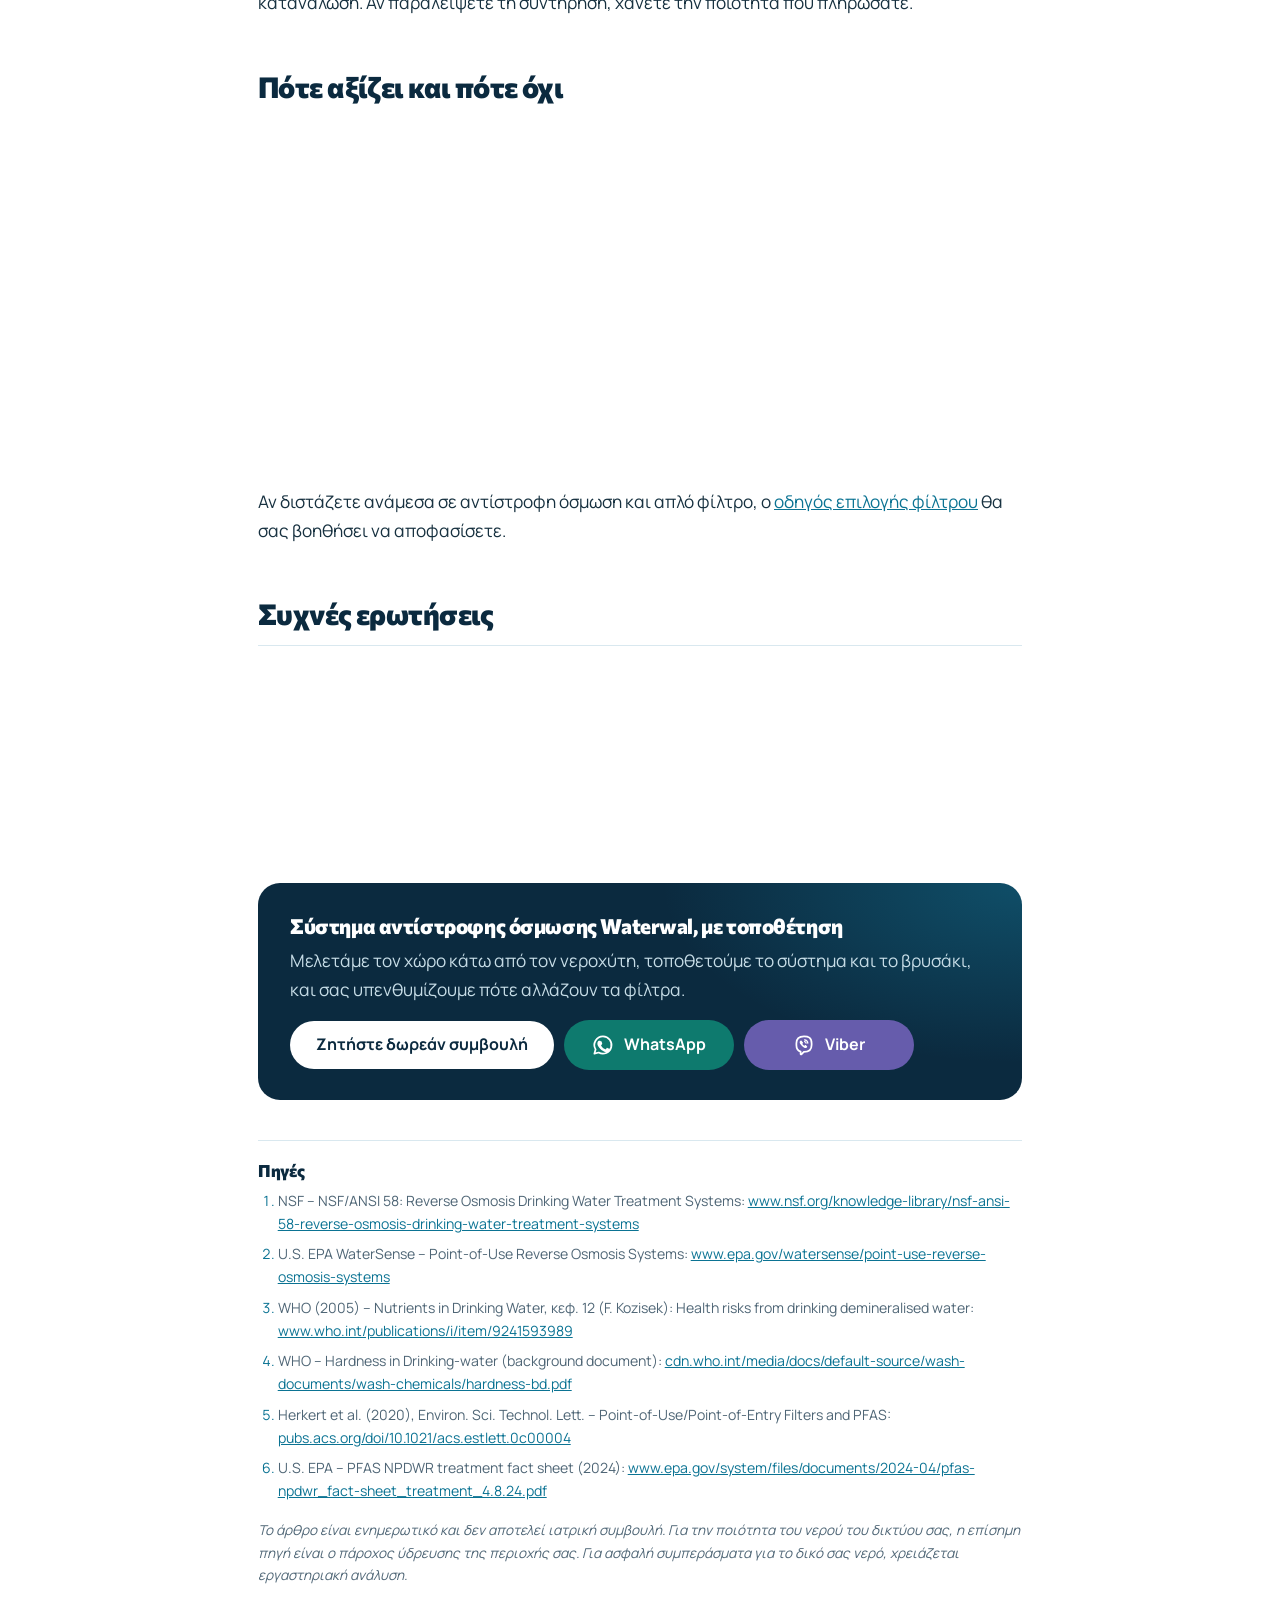
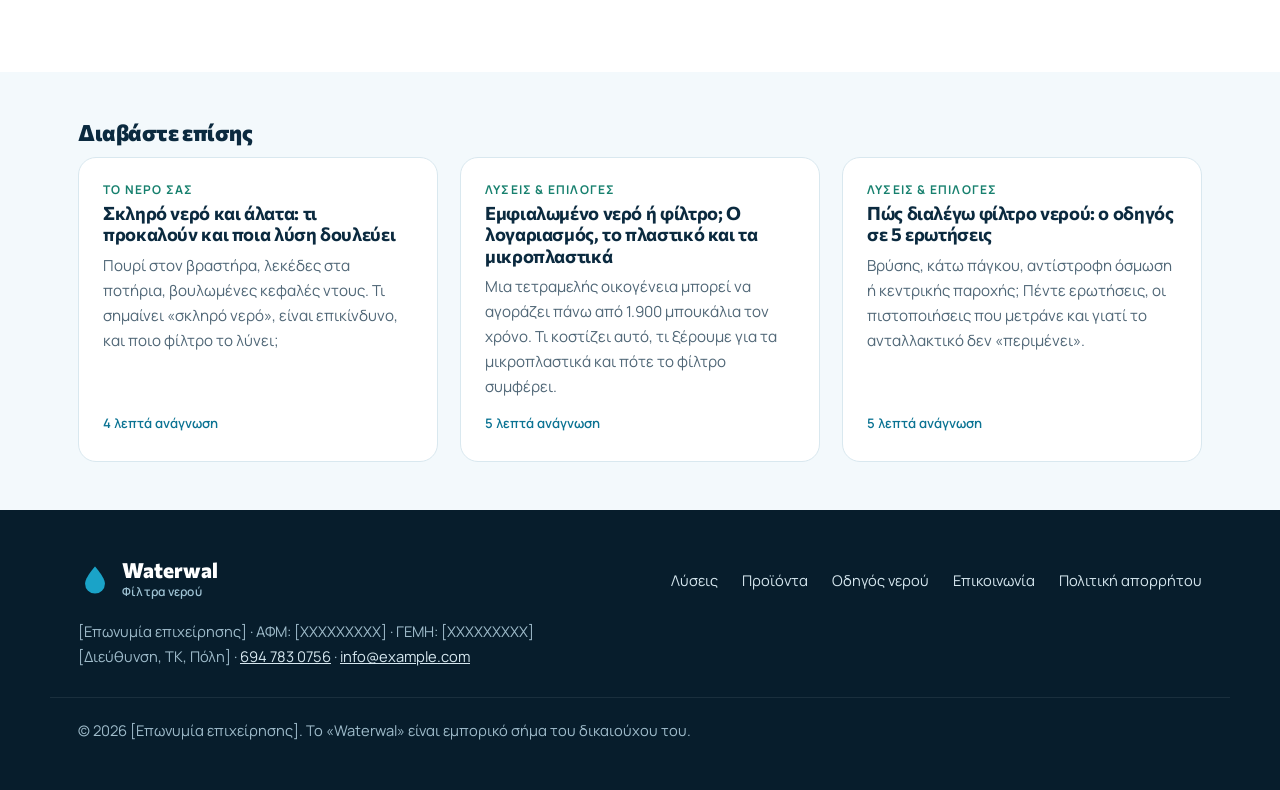
<file: odigos/antistrofi-osmosi.html>
<!doctype html>
<html lang="el">
<head>
  <meta charset="utf-8">
  <meta name="viewport" content="width=device-width, initial-scale=1, viewport-fit=cover">
  <meta http-equiv="Content-Security-Policy" content="default-src 'none'; script-src 'self'; style-src 'self'; img-src 'self' data:; font-src 'self'; manifest-src 'self'; connect-src 'none'; frame-src 'none'; form-action 'none'; base-uri 'none'; object-src 'none'; require-trusted-types-for 'script'; trusted-types 'none'; upgrade-insecure-requests">
  <meta name="referrer" content="strict-origin-when-cross-origin">

  <!-- TODO: αντικαταστήστε το https://www.example.gr/ με το πραγματικό σας domain (βλ. README) -->
  <title>Αντίστροφη όσμωση: υπέρ, κατά &amp; πότε αξίζει | Waterwal</title>
  <meta name="description" content="Πώς λειτουργεί η αντίστροφη όσμωση, τι αφαιρεί, πόσο νερό απορρίπτει και αν χρειάζεται επαναμεταλλοποίηση.">
  <link rel="canonical" href="https://www.example.gr/odigos/antistrofi-osmosi.html">
  <link rel="alternate" hreflang="el-GR" href="https://www.example.gr/odigos/antistrofi-osmosi.html">
  <meta name="robots" content="index, follow, max-image-preview:large, max-snippet:-1">
  <meta name="theme-color" content="#0b2a3f">
  <meta name="format-detection" content="telephone=no">

  <meta property="og:type" content="article">
  <meta property="og:locale" content="el_GR">
  <meta property="og:site_name" content="Waterwal – Φίλτρα νερού">
  <meta property="og:url" content="https://www.example.gr/odigos/antistrofi-osmosi.html">
  <meta property="og:title" content="Αντίστροφη όσμωση: υπέρ, κατά &amp; πότε αξίζει">
  <meta property="og:description" content="Πώς λειτουργεί η αντίστροφη όσμωση, τι αφαιρεί, πόσο νερό απορρίπτει και αν χρειάζεται επαναμεταλλοποίηση.">
  <meta property="og:image" content="https://www.example.gr/assets/og/antistrofi-osmosi.jpg">
  <meta property="og:image:type" content="image/jpeg">
  <meta property="og:image:width" content="1200">
  <meta property="og:image:height" content="630">
  <meta property="og:image:alt" content="Αντίστροφη όσμωση στο σπίτι: πότε αξίζει και τι πρέπει να ξέρετε">
  <meta property="article:published_time" content="2026-10-03">
  <meta property="article:modified_time" content="2026-10-03">
  <meta property="article:section" content="Λύσεις &amp; επιλογές">
  <meta name="twitter:card" content="summary_large_image">
  <meta name="twitter:title" content="Αντίστροφη όσμωση: υπέρ, κατά &amp; πότε αξίζει">
  <meta name="twitter:description" content="Πώς λειτουργεί η αντίστροφη όσμωση, τι αφαιρεί, πόσο νερό απορρίπτει και αν χρειάζεται επαναμεταλλοποίηση.">
  <meta name="twitter:image" content="https://www.example.gr/assets/og/antistrofi-osmosi.jpg">
  <meta name="twitter:image:alt" content="Αντίστροφη όσμωση στο σπίτι: πότε αξίζει και τι πρέπει να ξέρετε">

  <link rel="icon" href="../assets/favicon.svg" type="image/svg+xml">
  <link rel="icon" href="../assets/favicon-32.png" sizes="32x32" type="image/png">
  <link rel="apple-touch-icon" href="../assets/apple-touch-icon.png">
  <link rel="manifest" href="../site.webmanifest">

  <link rel="preload" href="../assets/fonts/manrope-greek.woff2" as="font" type="font/woff2" crossorigin>
  <link rel="preload" href="../assets/fonts/commissioner-greek.woff2" as="font" type="font/woff2" crossorigin>
  <link rel="stylesheet" href="../css/styles.css">
  <script src="../js/main.js" defer></script>

  <script type="application/ld+json">
{
  "@context": "https://schema.org",
  "@graph": [
    {
      "@type": "BlogPosting",
      "@id": "https://www.example.gr/odigos/antistrofi-osmosi.html#article",
      "headline": "Αντίστροφη όσμωση στο σπίτι: πότε αξίζει και τι πρέπει να ξέρετε",
      "description": "Πώς λειτουργεί η αντίστροφη όσμωση, τι αφαιρεί, πόσο νερό απορρίπτει και αν χρειάζεται επαναμεταλλοποίηση.",
      "image": "https://www.example.gr/assets/og/antistrofi-osmosi.jpg",
      "datePublished": "2026-10-03",
      "dateModified": "2026-10-03",
      "inLanguage": "el-GR",
      "author": {
        "@type": "Organization",
        "@id": "https://www.example.gr/#business",
        "name": "Waterwal – Φίλτρα νερού"
      },
      "publisher": {
        "@id": "https://www.example.gr/#business"
      },
      "mainEntityOfPage": "https://www.example.gr/odigos/antistrofi-osmosi.html",
      "isPartOf": {
        "@id": "https://www.example.gr/odigos/#collection"
      },
      "about": [
        {
          "@type": "Thing",
          "name": "Αντίστροφη όσμωση"
        }
      ],
      "citation": [
        "https://www.nsf.org/knowledge-library/nsf-ansi-58-reverse-osmosis-drinking-water-treatment-systems",
        "https://www.epa.gov/watersense/point-use-reverse-osmosis-systems",
        "https://www.who.int/publications/i/item/9241593989",
        "https://cdn.who.int/media/docs/default-source/wash-documents/wash-chemicals/hardness-bd.pdf",
        "https://pubs.acs.org/doi/10.1021/acs.estlett.0c00004",
        "https://www.epa.gov/system/files/documents/2024-04/pfas-npdwr_fact-sheet_treatment_4.8.24.pdf"
      ]
    },
    {
      "@type": "BreadcrumbList",
      "itemListElement": [
        {
          "@type": "ListItem",
          "position": 1,
          "name": "Αρχική",
          "item": "https://www.example.gr/"
        },
        {
          "@type": "ListItem",
          "position": 2,
          "name": "Οδηγός νερού",
          "item": "https://www.example.gr/odigos/"
        },
        {
          "@type": "ListItem",
          "position": 3,
          "name": "Αντίστροφη όσμωση στο σπίτι: πότε αξίζει και τι πρέπει να ξέρετε",
          "item": "https://www.example.gr/odigos/antistrofi-osmosi.html"
        }
      ]
    },
    {
      "@type": "FAQPage",
      "@id": "https://www.example.gr/odigos/antistrofi-osmosi.html#faq",
      "mainEntity": [
        {
          "@type": "Question",
          "name": "Το νερό της αντίστροφης όσμωσης είναι «νεκρό» ή επικίνδυνο;",
          "acceptedAnswer": {
            "@type": "Answer",
            "text": "Όχι επικίνδυνο. Έχει πολύ λίγα μέταλλα. Κείμενο που δημοσίευσε ο ΠΟΥ (2005) αναφέρει ότι το απομεταλλωμένο νερό χωρίς επαναμεταλλοποίηση δεν θεωρείται ιδανικό πόσιμο νερό. Τα περισσότερα μέταλλα όμως τα παίρνουμε από την τροφή. Πολλά οικιακά συστήματα έχουν φίλτρο επαναμεταλλοποίησης για γεύση και ισορροπία."
          }
        },
        {
          "@type": "Question",
          "name": "Πόσο νερό πετάει η αντίστροφη όσμωση;",
          "acceptedAnswer": {
            "@type": "Answer",
            "text": "Εξαρτάται από το σύστημα και την πίεση. Η αμερικανική EPA αναφέρει ότι ένα τυπικό σύστημα μπορεί να στέλνει 5 ή περισσότερα λίτρα στην αποχέτευση για κάθε λίτρο φιλτραρισμένου νερού. Τα πιο αποδοτικά, πιστοποιημένα κατά WaterSense, το περιορίζουν σε 2,3 ή λιγότερα."
          }
        },
        {
          "@type": "Question",
          "name": "Κάθε πότε θέλει συντήρηση;",
          "acceptedAnswer": {
            "@type": "Answer",
            "text": "Τα προφίλτρα (ιζημάτων και άνθρακα) αλλάζουν συνήθως κάθε 6–12 μήνες και η μεμβράνη κάθε 2–3 χρόνια. Τα διαστήματα όμως εξαρτώνται από το νερό σας, την κατανάλωση και τις οδηγίες του κατασκευαστή."
          }
        }
      ]
    }
  ]
}
  </script>
</head>
<body>

<svg class="sprite" aria-hidden="true" focusable="false">
  <symbol id="ic-drop" viewBox="0 0 24 24">
    <path d="M12 2.5S5 10.2 5 14.6a7 7 0 0 0 14 0C19 10.2 12 2.5 12 2.5z" fill="currentColor"/>
  </symbol>
  <symbol id="ic-whatsapp" viewBox="0 0 24 24">
    <path d="M12 2.6a9.4 9.4 0 0 0-8.1 14.2L2.6 21.4l4.7-1.2A9.4 9.4 0 1 0 12 2.6z" fill="none" stroke="currentColor" stroke-width="1.9" stroke-linejoin="round"/>
    <path d="M9.1 7.4c-.3-.6-.6-.6-.9-.6h-.7c-.3 0-.7.1-1 .5-.4.4-1.3 1.3-1.3 3.1s1.3 3.6 1.5 3.8c.2.3 2.6 4.1 6.4 5.6 3.1 1.2 3.8 1 4.5.9.7-.1 2.2-.9 2.5-1.8.3-.9.3-1.6.2-1.8-.1-.2-.3-.3-.7-.5l-2.3-1.1c-.3-.1-.6-.2-.8.2l-1 1.3c-.2.2-.4.3-.8.1-.4-.2-1.5-.6-2.9-1.8-1.1-1-1.8-2.1-2-2.5-.2-.4 0-.6.2-.8l.6-.7c.2-.2.3-.4.4-.7.1-.3 0-.5 0-.7l-.9-2.4z" fill="currentColor" transform="translate(1.2 1.2) scale(.9)"/>
  </symbol>
  <symbol id="ic-viber" viewBox="0 0 24 24">
    <path d="M12 2.5c-4.6 0-8.3 1.3-8.3 7.6v2.2c0 4 1.7 6 4.6 6.9v2.6c0 .5.6.7.9.4l2.6-2.7h.2c4.6 0 8.3-1.3 8.3-7.6v-1.8c0-6.3-3.7-7.6-8.3-7.6z" fill="none" stroke="currentColor" stroke-width="1.9" stroke-linejoin="round"/>
    <path d="M9.3 7.3c-.3-.3-.8-.3-1.1 0l-.6.6c-.6.6-.4 1.9.6 3.4a10.6 10.6 0 0 0 3.6 3.4c1.4.8 2.4.8 2.9.3l.6-.6c.3-.3.3-.8 0-1.1l-1.2-1c-.3-.3-.8-.3-1.1 0l-.5.5c-.8-.3-1.9-1.4-2.3-2.3l.5-.5c.3-.3.3-.8 0-1.1z" fill="currentColor"/>
    <path d="M12.6 6.4a4 4 0 0 1 3.6 3.6M12.6 8.3a2 2 0 0 1 1.7 1.7" fill="none" stroke="currentColor" stroke-width="1.3" stroke-linecap="round"/>
  </symbol>
  <symbol id="ic-phone" viewBox="0 0 24 24">
    <path d="M6.6 10.8a15.1 15.1 0 0 0 6.6 6.6l2.2-2.2a1 1 0 0 1 1-.25 11.4 11.4 0 0 0 3.6.57 1 1 0 0 1 1 1V20a1 1 0 0 1-1 1A17 17 0 0 1 3 4a1 1 0 0 1 1-1h3.5a1 1 0 0 1 1 1c0 1.25.2 2.45.57 3.57a1 1 0 0 1-.25 1z" fill="currentColor"/>
  </symbol>
</svg>

<a class="skip-link" href="#main">Μετάβαση στο περιεχόμενο</a>

<header class="site-header" id="top">
  <div class="container header-inner">
    <a class="logo" href="../">
      <svg class="logo-mark" aria-hidden="true"><use href="#ic-drop"/></svg>
      <span class="logo-text">Waterwal<small>Φίλτρα νερού</small></span>
    </a>
    <button class="nav-toggle" type="button" aria-expanded="false" aria-controls="site-nav">
      <span class="sr-only">Μενού</span><span class="bar"></span><span class="bar"></span><span class="bar"></span>
    </button>
    <nav class="site-nav" id="site-nav" aria-label="Κύρια πλοήγηση">
      <a href="../#solutions">Λύσεις</a>
      <a href="../#products">Προϊόντα</a>
      <a href="./">Οδηγός νερού</a>
      <a href="../#faq">Ερωτήσεις</a>
      <a class="btn btn-primary btn-sm" href="../#contact">Δωρεάν συμβουλή</a>
    </nav>
  </div>
</header>

<main id="main">
  <article class="article">
    <div class="container narrow">
      <nav class="breadcrumb" aria-label="Διαδρομή">
        <ol>
          <li><a href="../">Αρχική</a></li>
          <li><a href="./">Οδηγός νερού</a></li>
          <li aria-current="page">Αντίστροφη όσμωση</li>
        </ol>
      </nav>
      <header class="article-head">
        <p class="eyebrow">Λύσεις &amp; επιλογές</p>
        <h1>Αντίστροφη όσμωση στο σπίτι: πότε αξίζει και τι πρέπει να ξέρετε</h1>
        <p class="article-meta"><span>Από την ομάδα Waterwal Θεσσαλονίκης</span><span><time datetime="2026-10-03">3 Οκτωβρίου 2026</time></span><span>5 λεπτά ανάγνωση</span></p>
      </header>

      <div class="article-body">
        <section class="tldr" aria-labelledby="tldr-title">
          <h2 id="tldr-title">Η σύντομη απάντηση</h2>
          <p>Η αντίστροφη όσμωση σπρώχνει το νερό μέσα από μια πολύ λεπτή μεμβράνη. Αφαιρεί το μεγαλύτερο μέρος των διαλυμένων αλάτων και πολλές άλλες ουσίες (τα πιστοποιημένα συστήματα μειώνουν τα TDS τουλάχιστον 75%). <strong>Αξίζει</strong> όταν το νερό σας έχει πολλά άλατα ή συγκεκριμένη ουσία που θέλετε να αφαιρέσετε, ή όταν θέλετε να σταματήσετε το εμφιαλωμένο. <strong>Μειονεκτήματα</strong>: απορρίπτει νερό στην αποχέτευση, θέλει χώρο κάτω από τον νεροχύτη και τακτική συντήρηση, και βγάζει νερό με πολύ λίγα μέταλλα (γι' αυτό πολλά συστήματα έχουν φίλτρο επαναμεταλλοποίησης).</p>
        </section>

        <nav class="toc" aria-labelledby="toc-title">
          <h2 id="toc-title">Σε αυτό το άρθρο</h2>
          <ol>
      <li><a href="#pos-leitourgei">Πώς λειτουργεί</a></li>
      <li><a href="#ti-afairei">Τι αφαιρεί</a></li>
      <li><a href="#meionektimata">Τα μειονεκτήματα</a></li>
      <li><a href="#pote-axizei">Πότε αξίζει και πότε όχι</a></li>
      <li><a href="#syxnes-erotiseis">Συχνές ερωτήσεις</a></li>
          </ol>
        </nav>

<p>Η αντίστροφη όσμωση είναι το σύστημα που προτείνεται συχνότερα όταν κάποιος θέλει «το πιο καθαρό νερό». Από τα οικιακά συστήματα για πόσιμο νερό είναι αυτό που αφαιρεί τα περισσότερα, αλλά δεν το χρειάζονται όλοι.</p>

<h2 id="pos-leitourgei">Πώς λειτουργεί</h2>
<p>Ένα οικιακό σύστημα μπαίνει κάτω από τον νεροχύτη και έχει συνήθως τέσσερα ή πέντε στάδια:</p>
<ol>
  <li><strong>Φίλτρο ιζημάτων:</strong> κρατά άμμο, σκουριά και σωματίδια.</li>
  <li><strong>Φίλτρο ενεργού άνθρακα:</strong> αφαιρεί χλώριο και οσμές και προστατεύει τη μεμβράνη.</li>
  <li><strong>Μεμβράνη αντίστροφης όσμωσης:</strong> με την πίεση του δικτύου, το νερό περνά από πόρους τόσο μικρούς που συγκρατούν τα περισσότερα διαλυμένα άλατα και πολλές άλλες ουσίες. Αυτά απορρίπτονται στην αποχέτευση.</li>
  <li><strong>Δοχείο αποθήκευσης</strong> (στα περισσότερα συστήματα) και <strong>τελικό φίλτρο άνθρακα</strong> για τη γεύση.</li>
  <li>Προαιρετικά, <strong>φίλτρο επαναμεταλλοποίησης</strong>, που προσθέτει λίγο ασβέστιο και μαγνήσιο.</li>
</ol>
<p>Το νερό βγαίνει από ξεχωριστό βρυσάκι δίπλα στη μπαταρία της κουζίνας.</p>

<h2 id="ti-afairei">Τι αφαιρεί</h2>
<p>Για να πιστοποιηθεί κατά <strong>NSF/ANSI 58</strong>, ένα σύστημα πρέπει να μειώνει τα <strong>ολικά διαλυμένα στερεά (TDS)</strong> τουλάχιστον κατά 75%. Κάθε επιπλέον ισχυρισμός (π.χ. αρσενικό, νιτρικά, μόλυβδος, φθόριο) πιστοποιείται ξεχωριστά.<sup><a href="#src-1" aria-label="Πηγή 1">1</a></sup> Στην πράξη, οι μεμβράνες συγκρατούν μεγάλο μέρος από:</p>
<ul>
  <li>άλατα σκληρότητας (ασβέστιο, μαγνήσιο), δηλαδή <a href="sklero-nero-alata.html">το πουρί</a>,</li>
  <li>νιτρικά, θειικά, χλωριόντα,</li>
  <li>βαρέα μέταλλα και αρσενικό, όταν το σύστημα είναι πιστοποιημένο γι' αυτά,</li>
  <li>PFAS («αιώνιες χημικές ουσίες»): η EPA κατατάσσει την αντίστροφη όσμωση στις καλύτερες διαθέσιμες τεχνολογίες,<sup><a href="#src-6" aria-label="Πηγή 6">6</a></sup> και μια μελέτη σε οικιακά φίλτρα βρήκε ότι τα συστήματα αντίστροφης όσμωσης κάτω πάγκου μείωσαν τα PFAS κατά 94% ή περισσότερο.<sup><a href="#src-5" aria-label="Πηγή 5">5</a></sup></li>
</ul>
<p class="note">Πριν αγοράσετε ένα σύστημα για να αφαιρέσετε κάτι συγκεκριμένο, ζητήστε να δείτε την πιστοποίηση για <strong>αυτή</strong> την ουσία. Η γενική φράση «αφαιρεί το 99% των ρύπων» δεν λέει τίποτα.</p>

<aside class="cta-box" aria-label="Δωρεάν συμβουλή">
  <p class="cta-title">Σας κάνει αντίστροφη όσμωση;</p>
  <p>Δεν τη χρειάζονται όλοι. Πείτε μας την περιοχή σας και τι θέλετε να πετύχετε, και θα σας πούμε αν αξίζει ή αν σας αρκεί ένα απλούστερο φίλτρο.</p>
  <div class="cta-actions">
    <a class="btn btn-light" href="../#contact">Ζητήστε δωρεάν συμβουλή</a>
    <div class="chat-buttons">
      <a class="btn btn-chat btn-whatsapp" href="https://wa.me/306947830756?text=%CE%93%CE%B5%CE%B9%CE%B1%20%CF%83%CE%B1%CF%82%21%20%CE%94%CE%B9%CE%AC%CE%B2%CE%B1%CF%83%CE%B1%20%CF%84%CE%BF%20%CE%AC%CF%81%CE%B8%CF%81%CE%BF%20%CE%B3%CE%B9%CE%B1%20%CF%84%CE%B7%CE%BD%20%CE%B1%CE%BD%CF%84%CE%AF%CF%83%CF%84%CF%81%CE%BF%CF%86%CE%B7%20%CF%8C%CF%83%CE%BC%CF%89%CF%83%CE%B7%20%CE%BA%CE%B1%CE%B9%20%CE%B8%CE%B1%20%CE%AE%CE%B8%CE%B5%CE%BB%CE%B1%20%CE%BD%CE%B1%20%CE%BC%CE%AC%CE%B8%CF%89%20%CE%B1%CE%BD%20%CE%BC%CE%BF%CF%85%20%CF%84%CE%B1%CE%B9%CF%81%CE%B9%CE%AC%CE%B6%CE%B5%CE%B9." target="_blank" rel="noopener noreferrer"><svg aria-hidden="true"><use href="#ic-whatsapp"/></svg>WhatsApp<span class="sr-only"> (ανοίγει σε νέα καρτέλα)</span></a>
      <a class="btn btn-chat btn-viber" href="viber://chat?number=%2B306947830756"><svg aria-hidden="true"><use href="#ic-viber"/></svg>Viber</a>
    </div>
  </div>
</aside>

<h2 id="meionektimata">Τα μειονεκτήματα</h2>
<h3>Απορρίπτει νερό</h3>
<p>Η μεμβράνη «ξεπλένεται» συνεχώς και ένα μέρος του νερού πηγαίνει στην αποχέτευση. Η αμερικανική EPA αναφέρει ότι ένα τυπικό οικιακό σύστημα μπορεί να απορρίπτει <strong>5 ή περισσότερα λίτρα για κάθε λίτρο</strong> φιλτραρισμένου νερού. Τα αποδοτικά συστήματα με σήμα WaterSense περιορίζουν την απόρριψη σε <strong>2,3 λίτρα ή λιγότερα</strong>.<sup><a href="#src-2" aria-label="Πηγή 2">2</a></sup> Επειδή το σύστημα χρησιμοποιείται μόνο για πόσιμο νερό και μαγείρεμα, οι συνολικές ποσότητες είναι μικρές σε σχέση με την κατανάλωση ενός σπιτιού. Ρωτήστε πάντως για την αναλογία απόρριψης πριν αγοράσετε.</p>
<h3>Νερό με λίγα μέταλλα</h3>
<p>Το νερό της αντίστροφης όσμωσης είναι πολύ «φτωχό» σε μέταλλα. Σε κεφάλαιο έκθεσης που δημοσίευσε ο ΠΟΥ (F. Kozisek, 2005) αναφέρεται ότι το απομεταλλωμένο νερό χωρίς επαναμεταλλοποίηση <strong>δεν θεωρείται ιδανικό</strong> για τακτική κατανάλωση. Το ίδιο κείμενο προτείνει ελάχιστες τιμές για το ασβέστιο και το μαγνήσιο.<sup><a href="#src-3" aria-label="Πηγή 3">3</a></sup> Δύο διευκρινίσεις για να μη γίνεται κινδυνολογία:</p>
<ul>
  <li>Πρόκειται για κείμενο συγγραφέα σε έκθεση του ΠΟΥ και <strong>όχι</strong> για επίσημη οδηγία. Ο ίδιος ο ΠΟΥ αναφέρει ότι δεν υπάρχουν επαρκή στοιχεία για να οριστούν ελάχιστες τιμές μετάλλων στο νερό.<sup><a href="#src-4" aria-label="Πηγή 4">4</a></sup></li>
  <li>Τα περισσότερα μέταλλα τα παίρνουμε από την τροφή, όχι από το νερό.</li>
</ul>
<p>Ο πρακτικός δρόμος είναι ένα σύστημα με <strong>φίλτρο επαναμεταλλοποίησης</strong>, που βελτιώνει και τη γεύση.</p>
<h3>Συντήρηση και χώρος</h3>
<p>Χρειάζεται χώρο κάτω από τον νεροχύτη για τα φίλτρα και το δοχείο. Τα προφίλτρα αλλάζουν συνήθως κάθε 6–12 μήνες και η μεμβράνη κάθε 2–3 χρόνια, ανάλογα με το νερό και την κατανάλωση. Αν παραλείψετε τη συντήρηση, χάνετε την ποιότητα που πληρώσατε.</p>

<h2 id="pote-axizei">Πότε αξίζει και πότε όχι</h2>
<div class="table-wrap">
  <table>
    <thead><tr><th scope="col">Αξίζει αν…</th><th scope="col">Μάλλον δεν χρειάζεται αν…</th></tr></thead>
    <tbody>
      <tr><td>Το νερό σας έχει πολλά άλατα και θέλετε πόσιμο χωρίς πουρί</td><td>Σας ενοχλεί μόνο η γεύση χλωρίου (αρκεί ενεργός άνθρακας)</td></tr>
      <tr><td>Η ανάλυση δείχνει συγκεκριμένη ουσία (π.χ. νιτρικά, αρσενικό) που θέλετε να μειώσετε</td><td>Δεν έχετε χώρο κάτω από τον νεροχύτη</td></tr>
      <tr><td>Θέλετε να κόψετε εντελώς το εμφιαλωμένο</td><td>Θέλετε προστασία για όλο το σπίτι (εκεί ταιριάζει φίλτρο κεντρικής παροχής ή αποσκληρυντής)</td></tr>
      <tr><td>Σερβίρετε νερό σε καράφα σε εστιατόριο ή ξενοδοχείο</td><td>Το θέλετε για μηχανή espresso χωρίς ανάμειξη (το εντελώς «άδειο» νερό δεν είναι ιδανικό για τον καφέ)</td></tr>
    </tbody>
  </table>
</div>
<p>Αν διστάζετε ανάμεσα σε αντίστροφη όσμωση και απλό φίλτρο, ο <a href="pos-dialego-filtro-nerou.html">οδηγός επιλογής φίλτρου</a> θα σας βοηθήσει να αποφασίσετε.</p>

    <h2 id="syxnes-erotiseis">Συχνές ερωτήσεις</h2>
    <div class="faq article-faq">
      <details>
        <summary>Το νερό της αντίστροφης όσμωσης είναι «νεκρό» ή επικίνδυνο;</summary>
        <p>Όχι επικίνδυνο. Έχει πολύ λίγα μέταλλα. Κείμενο που δημοσίευσε ο ΠΟΥ (2005) αναφέρει ότι το απομεταλλωμένο νερό χωρίς επαναμεταλλοποίηση δεν θεωρείται ιδανικό πόσιμο νερό. Τα περισσότερα μέταλλα όμως τα παίρνουμε από την τροφή. Πολλά οικιακά συστήματα έχουν φίλτρο επαναμεταλλοποίησης για γεύση και ισορροπία.</p>
      </details>
      <details>
        <summary>Πόσο νερό πετάει η αντίστροφη όσμωση;</summary>
        <p>Εξαρτάται από το σύστημα και την πίεση. Η αμερικανική EPA αναφέρει ότι ένα τυπικό σύστημα μπορεί να στέλνει 5 ή περισσότερα λίτρα στην αποχέτευση για κάθε λίτρο φιλτραρισμένου νερού. Τα πιο αποδοτικά, πιστοποιημένα κατά WaterSense, το περιορίζουν σε 2,3 ή λιγότερα.</p>
      </details>
      <details>
        <summary>Κάθε πότε θέλει συντήρηση;</summary>
        <p>Τα προφίλτρα (ιζημάτων και άνθρακα) αλλάζουν συνήθως κάθε 6–12 μήνες και η μεμβράνη κάθε 2–3 χρόνια. Τα διαστήματα όμως εξαρτώνται από το νερό σας, την κατανάλωση και τις οδηγίες του κατασκευαστή.</p>
      </details>
    </div>

<aside class="cta-box" aria-label="Δωρεάν συμβουλή">
  <h2>Σύστημα αντίστροφης όσμωσης Waterwal, με τοποθέτηση</h2>
  <p>Μελετάμε τον χώρο κάτω από τον νεροχύτη, τοποθετούμε το σύστημα και το βρυσάκι, και σας υπενθυμίζουμε πότε αλλάζουν τα φίλτρα.</p>
  <div class="cta-actions">
    <a class="btn btn-light" href="../#contact">Ζητήστε δωρεάν συμβουλή</a>
    <div class="chat-buttons">
      <a class="btn btn-chat btn-whatsapp" href="https://wa.me/306947830756?text=%CE%93%CE%B5%CE%B9%CE%B1%20%CF%83%CE%B1%CF%82%21%20%CE%94%CE%B9%CE%AC%CE%B2%CE%B1%CF%83%CE%B1%20%CF%84%CE%BF%20%CE%AC%CF%81%CE%B8%CF%81%CE%BF%20%CE%B3%CE%B9%CE%B1%20%CF%84%CE%B7%CE%BD%20%CE%B1%CE%BD%CF%84%CE%AF%CF%83%CF%84%CF%81%CE%BF%CF%86%CE%B7%20%CF%8C%CF%83%CE%BC%CF%89%CF%83%CE%B7%20%CE%BA%CE%B1%CE%B9%20%CE%B8%CE%B1%20%CE%AE%CE%B8%CE%B5%CE%BB%CE%B1%20%CE%BD%CE%B1%20%CE%BC%CE%AC%CE%B8%CF%89%20%CE%B1%CE%BD%20%CE%BC%CE%BF%CF%85%20%CF%84%CE%B1%CE%B9%CF%81%CE%B9%CE%AC%CE%B6%CE%B5%CE%B9." target="_blank" rel="noopener noreferrer"><svg aria-hidden="true"><use href="#ic-whatsapp"/></svg>WhatsApp<span class="sr-only"> (ανοίγει σε νέα καρτέλα)</span></a>
      <a class="btn btn-chat btn-viber" href="viber://chat?number=%2B306947830756"><svg aria-hidden="true"><use href="#ic-viber"/></svg>Viber</a>
    </div>
  </div>
</aside>

        <section class="sources" aria-labelledby="sources-title">
          <h2 id="sources-title">Πηγές</h2>
          <ol>
      <li id="src-1">NSF – NSF/ANSI 58: Reverse Osmosis Drinking Water Treatment Systems: <a href="https://www.nsf.org/knowledge-library/nsf-ansi-58-reverse-osmosis-drinking-water-treatment-systems" rel="noopener noreferrer" target="_blank">www.nsf.org/knowledge-library/nsf-ansi-58-reverse-osmosis-drinking-water-treatment-systems<span class="sr-only"> (ανοίγει σε νέα καρτέλα)</span></a></li>
      <li id="src-2">U.S. EPA WaterSense – Point-of-Use Reverse Osmosis Systems: <a href="https://www.epa.gov/watersense/point-use-reverse-osmosis-systems" rel="noopener noreferrer" target="_blank">www.epa.gov/watersense/point-use-reverse-osmosis-systems<span class="sr-only"> (ανοίγει σε νέα καρτέλα)</span></a></li>
      <li id="src-3">WHO (2005) – Nutrients in Drinking Water, κεφ. 12 (F. Kozisek): Health risks from drinking demineralised water: <a href="https://www.who.int/publications/i/item/9241593989" rel="noopener noreferrer" target="_blank">www.who.int/publications/i/item/9241593989<span class="sr-only"> (ανοίγει σε νέα καρτέλα)</span></a></li>
      <li id="src-4">WHO – Hardness in Drinking-water (background document): <a href="https://cdn.who.int/media/docs/default-source/wash-documents/wash-chemicals/hardness-bd.pdf" rel="noopener noreferrer" target="_blank">cdn.who.int/media/docs/default-source/wash-documents/wash-chemicals/hardness-bd.pdf<span class="sr-only"> (ανοίγει σε νέα καρτέλα)</span></a></li>
      <li id="src-5">Herkert et al. (2020), Environ. Sci. Technol. Lett. – Point-of-Use/Point-of-Entry Filters and PFAS: <a href="https://pubs.acs.org/doi/10.1021/acs.estlett.0c00004" rel="noopener noreferrer" target="_blank">pubs.acs.org/doi/10.1021/acs.estlett.0c00004<span class="sr-only"> (ανοίγει σε νέα καρτέλα)</span></a></li>
      <li id="src-6">U.S. EPA – PFAS NPDWR treatment fact sheet (2024): <a href="https://www.epa.gov/system/files/documents/2024-04/pfas-npdwr_fact-sheet_treatment_4.8.24.pdf" rel="noopener noreferrer" target="_blank">www.epa.gov/system/files/documents/2024-04/pfas-npdwr_fact-sheet_treatment_4.8.24.pdf<span class="sr-only"> (ανοίγει σε νέα καρτέλα)</span></a></li>
          </ol>
          <p class="disclaimer">Το άρθρο είναι ενημερωτικό και δεν αποτελεί ιατρική συμβουλή. Για την ποιότητα του νερού του δικτύου σας, η επίσημη πηγή είναι ο πάροχος ύδρευσης της περιοχής σας. Για ασφαλή συμπεράσματα για το δικό σας νερό, χρειάζεται εργαστηριακή ανάλυση.</p>
        </section>
      </div>
    </div>
  </article>

  <section class="related section-tint" aria-labelledby="related-title">
    <div class="container">
      <h2 id="related-title">Διαβάστε επίσης</h2>
      <div class="guide-grid">
      <article class="guide-card">
        <span class="guide-tag">Το νερό σας</span>
        <h3><a href="sklero-nero-alata.html">Σκληρό νερό και άλατα: τι προκαλούν και ποια λύση δουλεύει</a></h3>
        <p>Πουρί στον βραστήρα, λεκέδες στα ποτήρια, βουλωμένες κεφαλές ντους. Τι σημαίνει «σκληρό νερό», είναι επικίνδυνο, και ποιο φίλτρο το λύνει;</p>
        <p class="meta">4 λεπτά ανάγνωση</p>
      </article>
      <article class="guide-card">
        <span class="guide-tag">Λύσεις &amp; επιλογές</span>
        <h3><a href="emfialomeno-i-filtro.html">Εμφιαλωμένο νερό ή φίλτρο; Ο λογαριασμός, το πλαστικό και τα μικροπλαστικά</a></h3>
        <p>Μια τετραμελής οικογένεια μπορεί να αγοράζει πάνω από 1.900 μπουκάλια τον χρόνο. Τι κοστίζει αυτό, τι ξέρουμε για τα μικροπλαστικά και πότε το φίλτρο συμφέρει.</p>
        <p class="meta">5 λεπτά ανάγνωση</p>
      </article>
      <article class="guide-card">
        <span class="guide-tag">Λύσεις &amp; επιλογές</span>
        <h3><a href="pos-dialego-filtro-nerou.html">Πώς διαλέγω φίλτρο νερού: ο οδηγός σε 5 ερωτήσεις</a></h3>
        <p>Βρύσης, κάτω πάγκου, αντίστροφη όσμωση ή κεντρικής παροχής; Πέντε ερωτήσεις, οι πιστοποιήσεις που μετράνε και γιατί το ανταλλακτικό δεν «περιμένει».</p>
        <p class="meta">5 λεπτά ανάγνωση</p>
      </article>
      </div>
    </div>
  </section>
</main>

<footer class="site-footer">
  <div class="container footer-grid">
    <div>
      <a class="logo logo-light" href="../">
        <svg class="logo-mark" aria-hidden="true"><use href="#ic-drop"/></svg>
        <span class="logo-text">Waterwal<small>Φίλτρα νερού</small></span>
      </a>
      <!-- TODO: στοιχεία επιχείρησης (ίδια με την αρχική σελίδα) -->
      <address class="legal">[Επωνυμία επιχείρησης] · ΑΦΜ: [XXXXXXXXX] · ΓΕΜΗ: [XXXXXXXXX]<br>[Διεύθυνση, ΤΚ, Πόλη] · <a href="tel:+306947830756">694 783 0756</a> · <a href="mailto:info@example.com">info@example.com</a></address>
    </div>
    <nav aria-label="Υποσέλιδο">
      <a href="../#solutions">Λύσεις</a>
      <a href="../#products">Προϊόντα</a>
      <a href="./">Οδηγός νερού</a>
      <a href="../#contact">Επικοινωνία</a>
      <a href="../privacy.html">Πολιτική απορρήτου</a>
    </nav>
  </div>
  <div class="container footer-bottom">
    <p>© <span id="year">2026</span> [Επωνυμία επιχείρησης]. Το «Waterwal» είναι εμπορικό σήμα του δικαιούχου του.</p>
  </div>
</footer>

<!-- Γραμμή γρήγορης επικοινωνίας για κινητά/tablet -->
<nav class="action-bar" aria-label="Γρήγορη επικοινωνία">
  <a class="action-call" href="tel:+306947830756"><svg aria-hidden="true"><use href="#ic-phone"/></svg><span>Κλήση</span></a>
  <a class="action-viber" href="viber://chat?number=%2B306947830756"><svg aria-hidden="true"><use href="#ic-viber"/></svg><span>Viber</span></a>
  <a class="action-whatsapp" href="https://wa.me/306947830756?text=%CE%93%CE%B5%CE%B9%CE%B1%20%CF%83%CE%B1%CF%82%21%20%CE%94%CE%B9%CE%AC%CE%B2%CE%B1%CF%83%CE%B1%20%CF%84%CE%BF%20%CE%AC%CF%81%CE%B8%CF%81%CE%BF%20%CE%B3%CE%B9%CE%B1%20%CF%84%CE%B7%CE%BD%20%CE%B1%CE%BD%CF%84%CE%AF%CF%83%CF%84%CF%81%CE%BF%CF%86%CE%B7%20%CF%8C%CF%83%CE%BC%CF%89%CF%83%CE%B7%20%CE%BA%CE%B1%CE%B9%20%CE%B8%CE%B1%20%CE%AE%CE%B8%CE%B5%CE%BB%CE%B1%20%CE%BD%CE%B1%20%CE%BC%CE%AC%CE%B8%CF%89%20%CE%B1%CE%BD%20%CE%BC%CE%BF%CF%85%20%CF%84%CE%B1%CE%B9%CF%81%CE%B9%CE%AC%CE%B6%CE%B5%CE%B9." target="_blank" rel="noopener noreferrer"><svg aria-hidden="true"><use href="#ic-whatsapp"/></svg><span>WhatsApp</span><span class="sr-only"> (ανοίγει σε νέα καρτέλα)</span></a>
</nav>

</body>
</html>
</file>
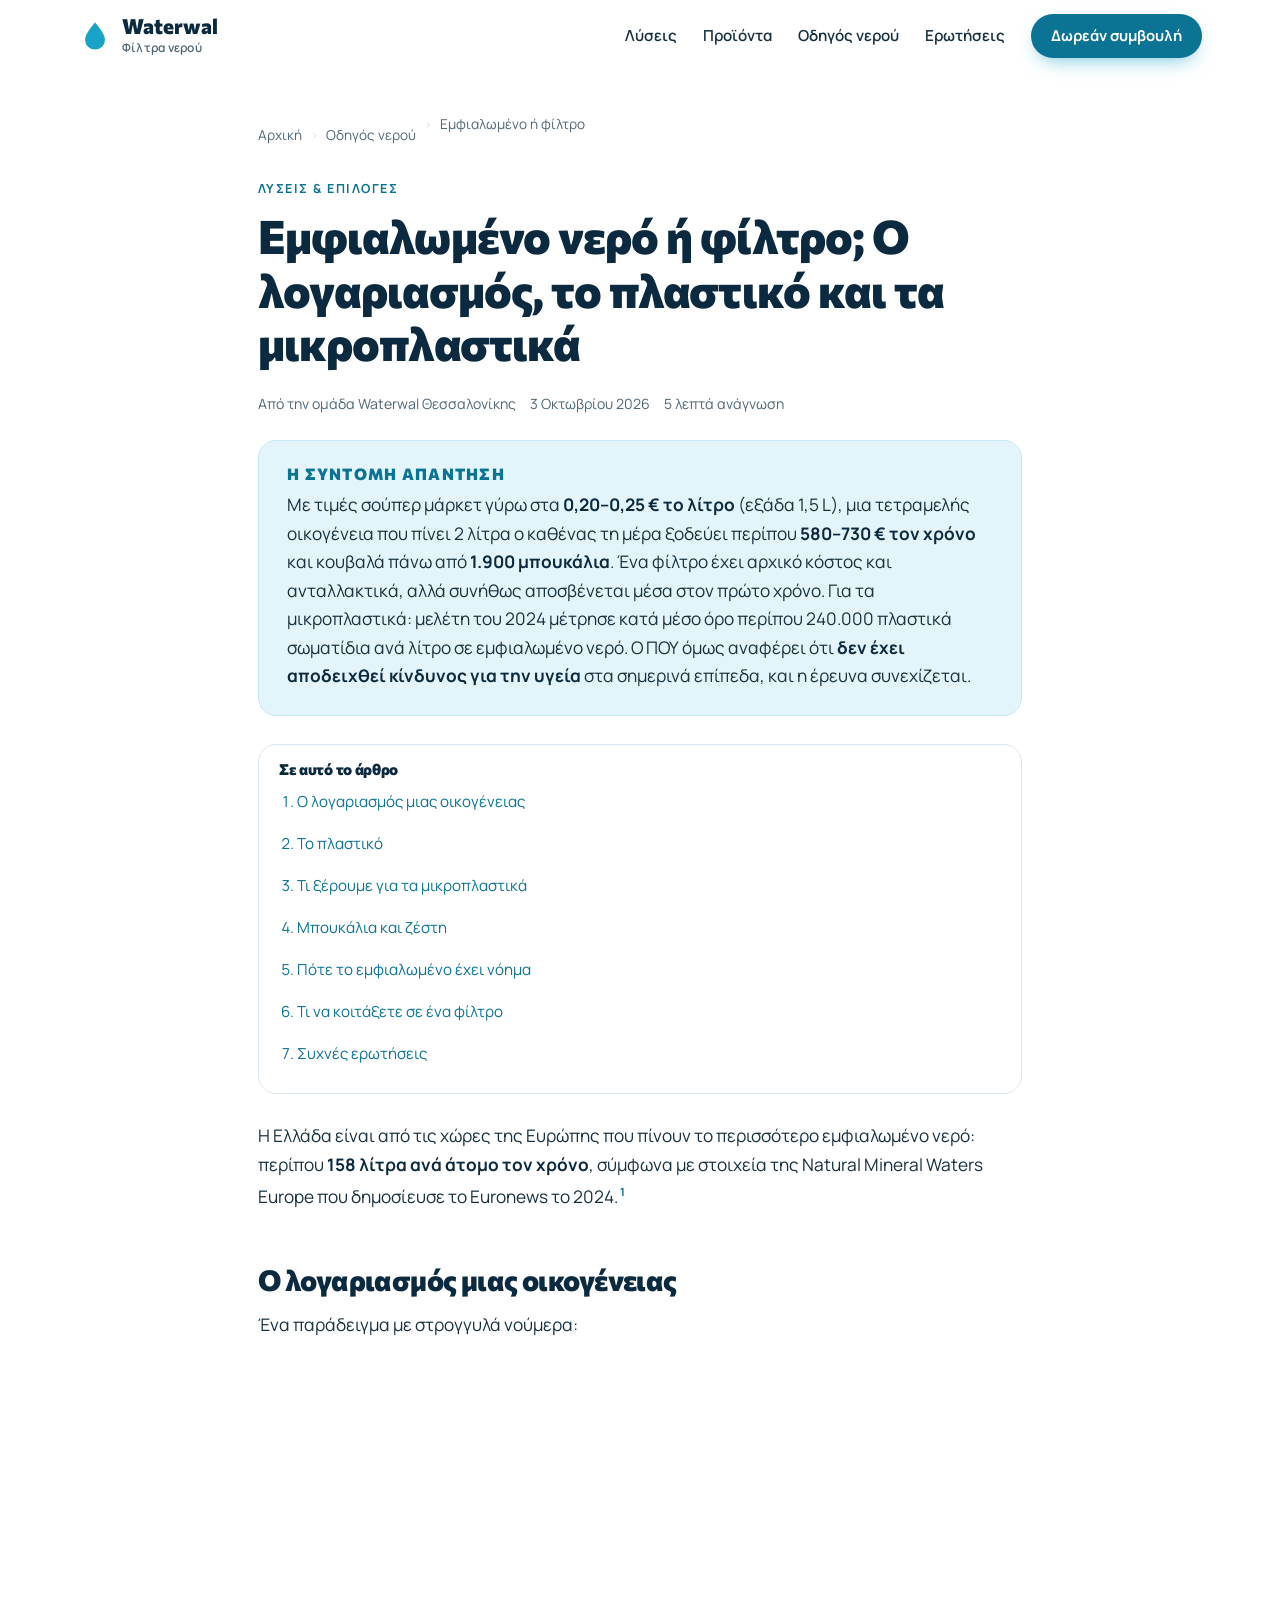
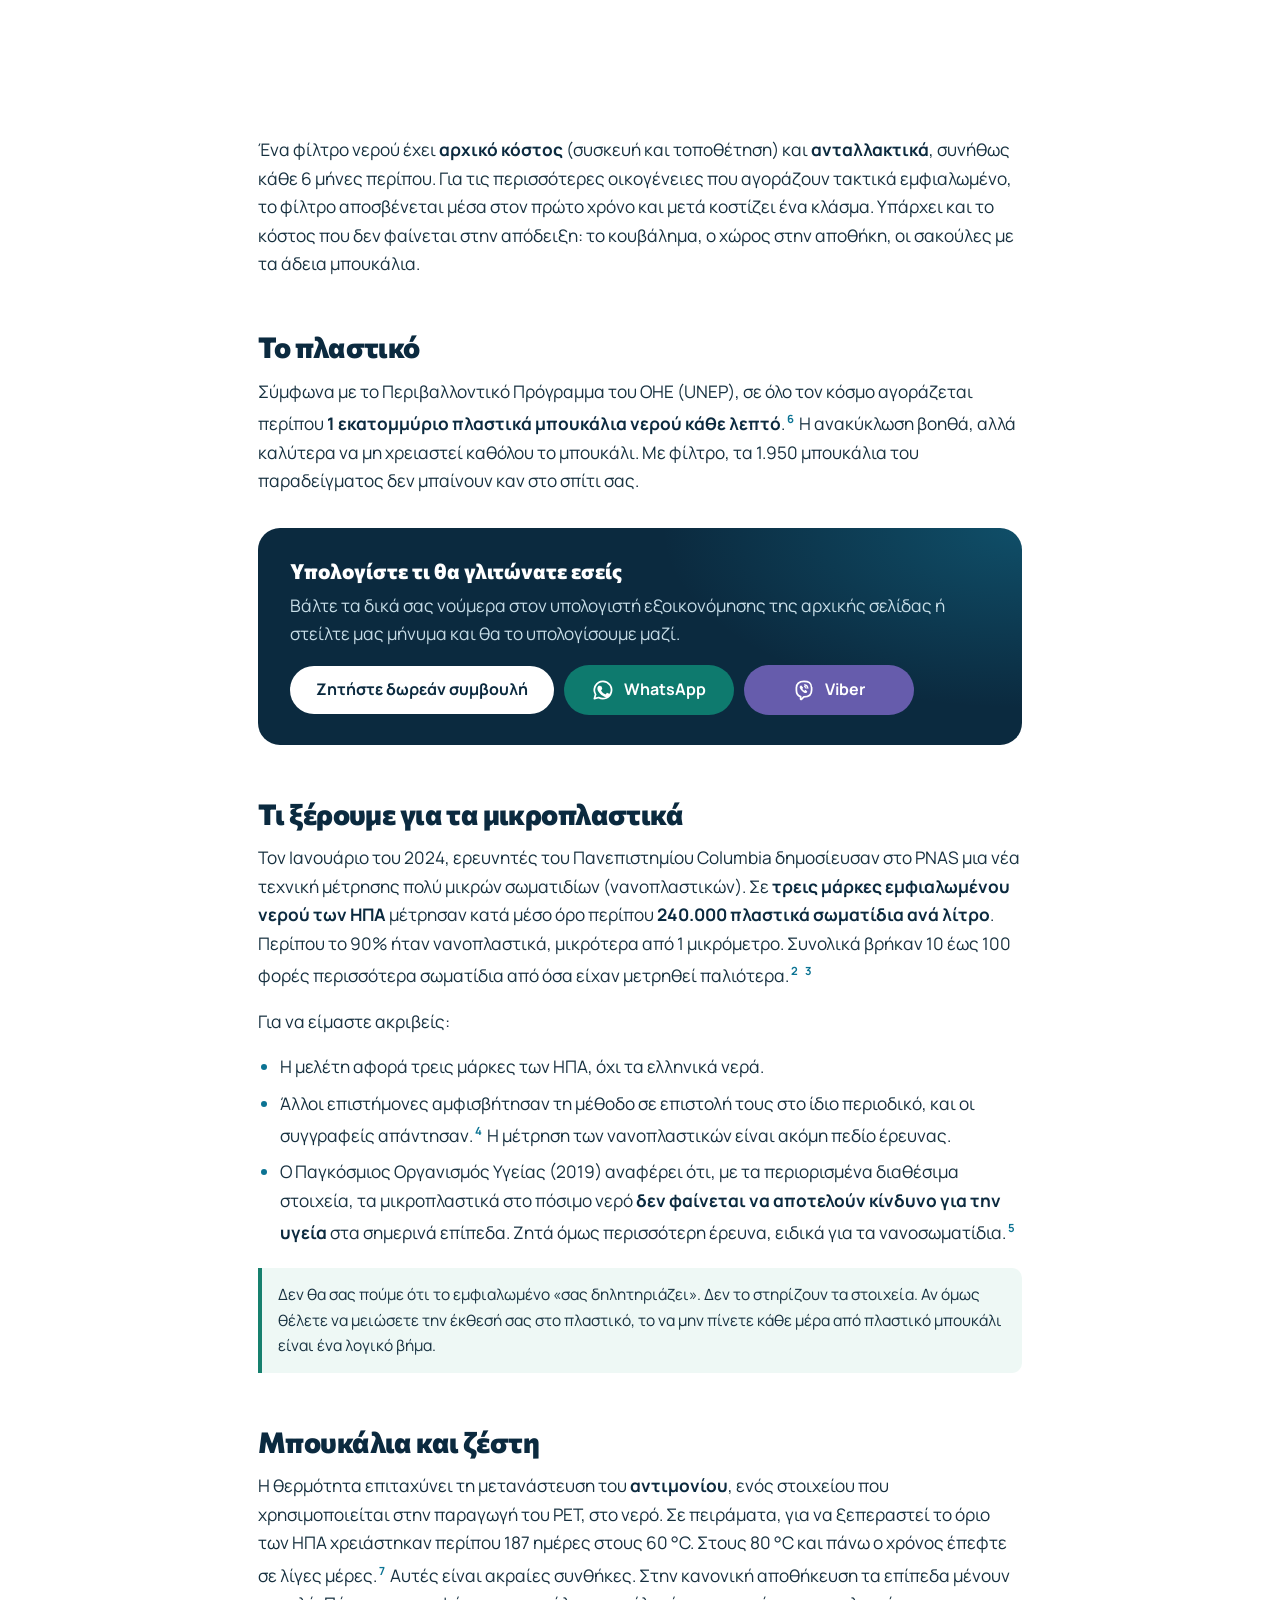
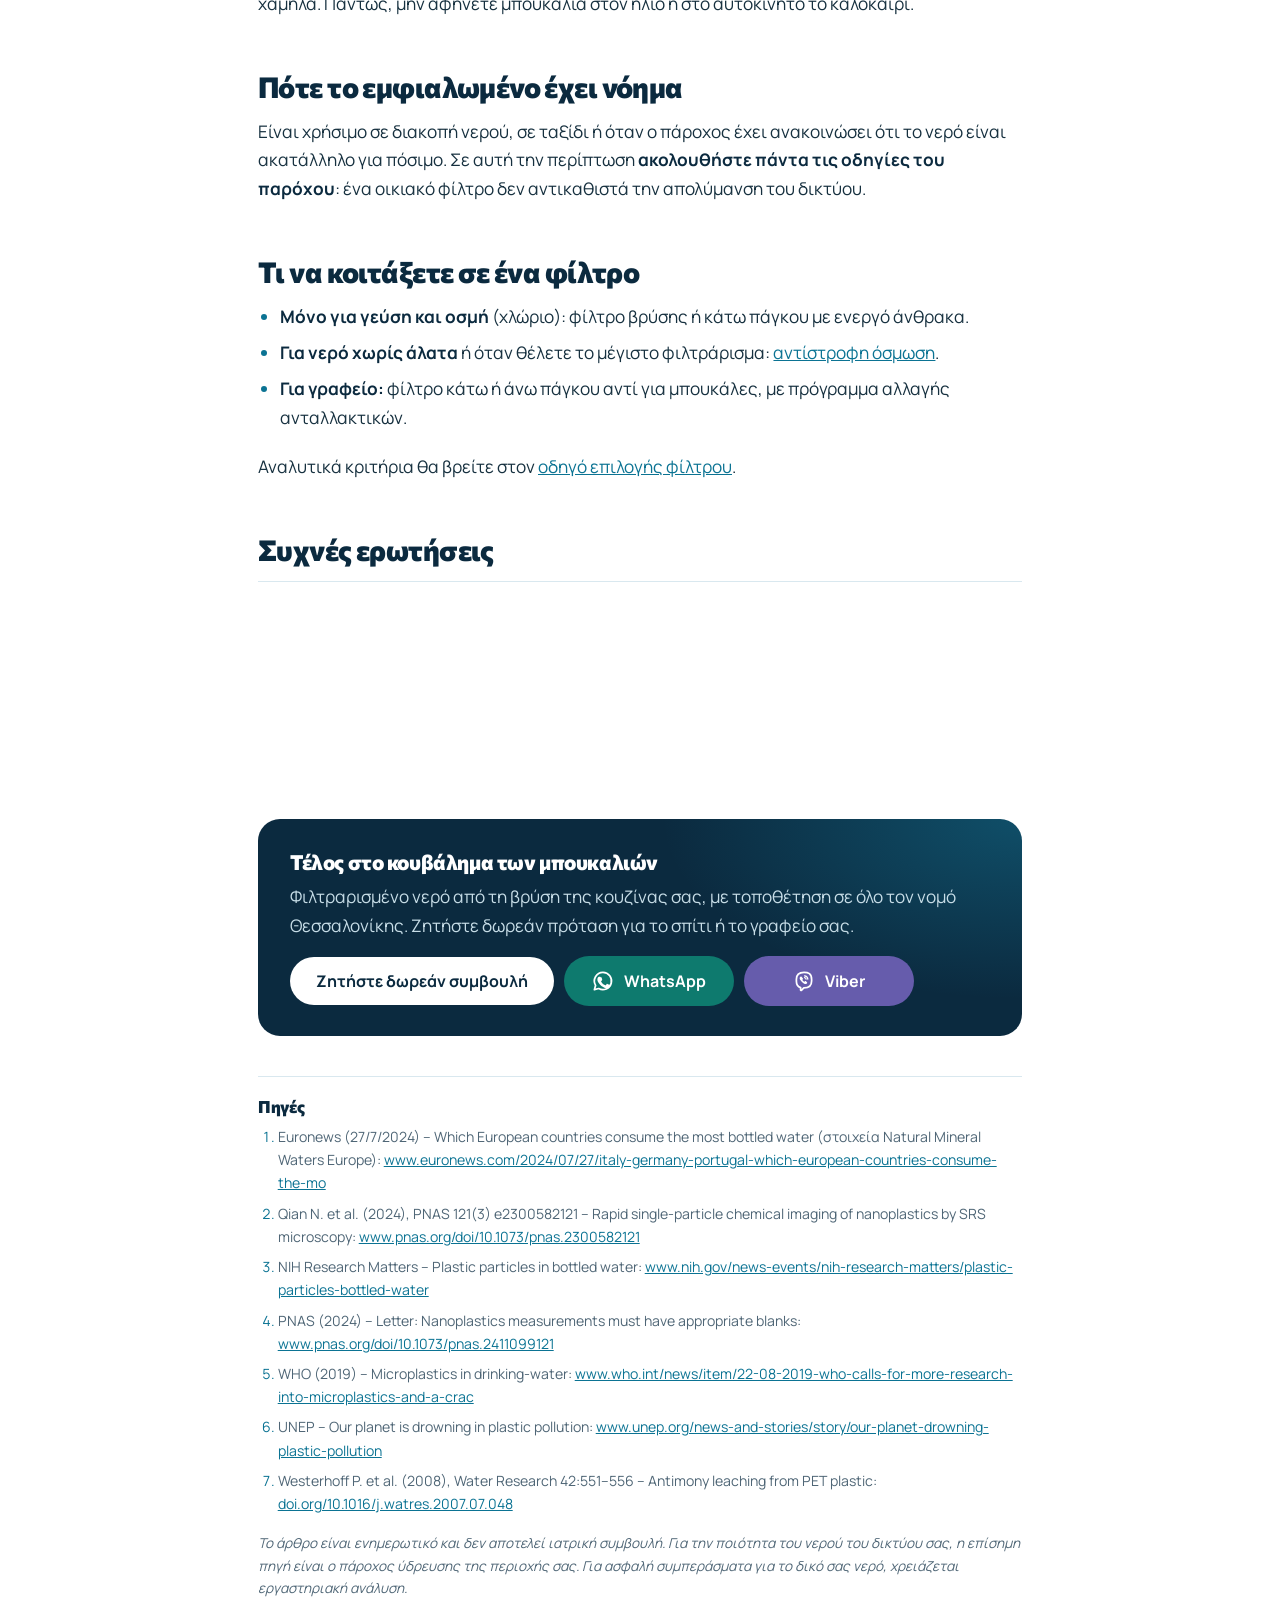
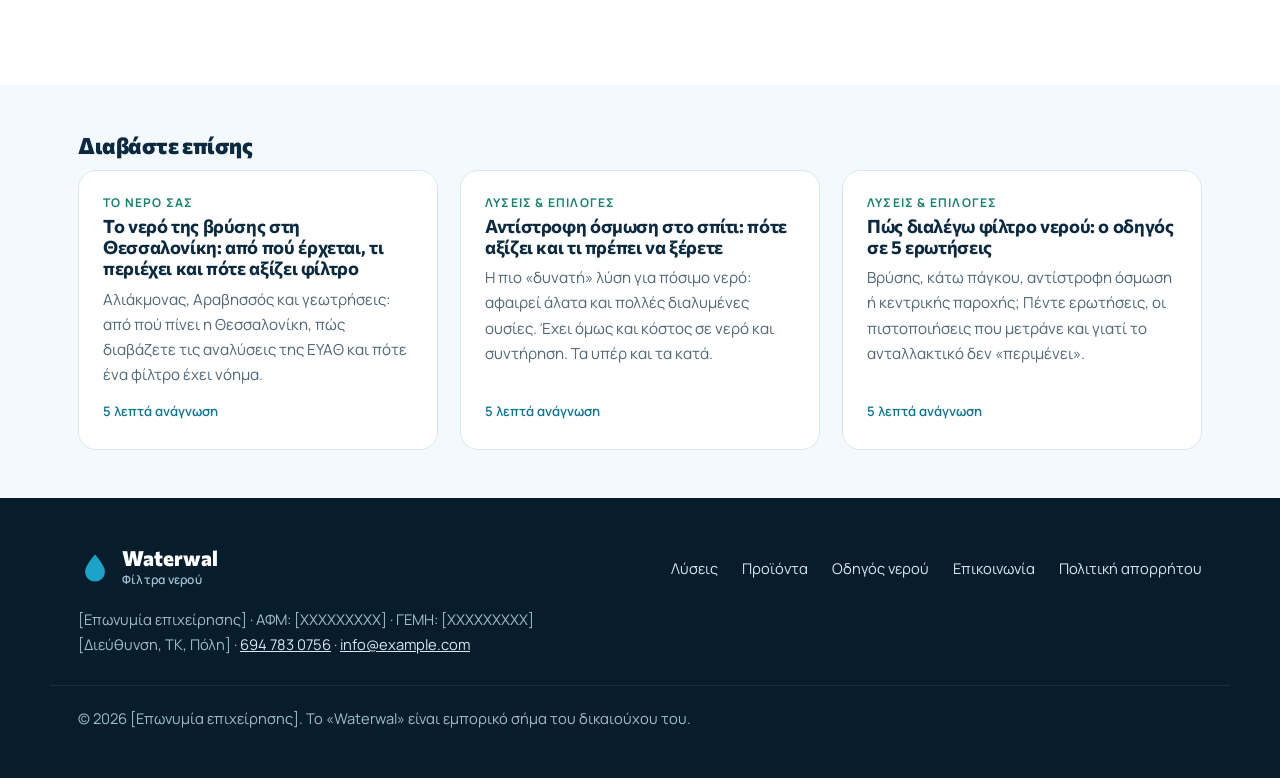
<file: odigos/emfialomeno-i-filtro.html>
<!doctype html>
<html lang="el">
<head>
  <meta charset="utf-8">
  <meta name="viewport" content="width=device-width, initial-scale=1, viewport-fit=cover">
  <meta http-equiv="Content-Security-Policy" content="default-src 'none'; script-src 'self'; style-src 'self'; img-src 'self' data:; font-src 'self'; manifest-src 'self'; connect-src 'none'; frame-src 'none'; form-action 'none'; base-uri 'none'; object-src 'none'; require-trusted-types-for 'script'; trusted-types 'none'; upgrade-insecure-requests">
  <meta name="referrer" content="strict-origin-when-cross-origin">

  <!-- TODO: αντικαταστήστε το https://www.example.gr/ με το πραγματικό σας domain (βλ. README) -->
  <title>Εμφιαλωμένο νερό ή φίλτρο; Κόστος &amp; μικροπλαστικά | Waterwal</title>
  <meta name="description" content="Πόσο κοστίζει το εμφιαλωμένο νερό τον χρόνο, πόσα μπουκάλια σημαίνει, τι ξέρουμε για τα μικροπλαστικά και πότε το φίλτρο συμφέρει.">
  <link rel="canonical" href="https://www.example.gr/odigos/emfialomeno-i-filtro.html">
  <link rel="alternate" hreflang="el-GR" href="https://www.example.gr/odigos/emfialomeno-i-filtro.html">
  <meta name="robots" content="index, follow, max-image-preview:large, max-snippet:-1">
  <meta name="theme-color" content="#0b2a3f">
  <meta name="format-detection" content="telephone=no">

  <meta property="og:type" content="article">
  <meta property="og:locale" content="el_GR">
  <meta property="og:site_name" content="Waterwal – Φίλτρα νερού">
  <meta property="og:url" content="https://www.example.gr/odigos/emfialomeno-i-filtro.html">
  <meta property="og:title" content="Εμφιαλωμένο νερό ή φίλτρο; Κόστος &amp; μικροπλαστικά">
  <meta property="og:description" content="Πόσο κοστίζει το εμφιαλωμένο νερό τον χρόνο, πόσα μπουκάλια σημαίνει, τι ξέρουμε για τα μικροπλαστικά και πότε το φίλτρο συμφέρει.">
  <meta property="og:image" content="https://www.example.gr/assets/og/emfialomeno-i-filtro.jpg">
  <meta property="og:image:type" content="image/jpeg">
  <meta property="og:image:width" content="1200">
  <meta property="og:image:height" content="630">
  <meta property="og:image:alt" content="Εμφιαλωμένο νερό ή φίλτρο; Ο λογαριασμός, το πλαστικό και τα μικροπλαστικά">
  <meta property="article:published_time" content="2026-10-03">
  <meta property="article:modified_time" content="2026-10-03">
  <meta property="article:section" content="Λύσεις &amp; επιλογές">
  <meta name="twitter:card" content="summary_large_image">
  <meta name="twitter:title" content="Εμφιαλωμένο νερό ή φίλτρο; Κόστος &amp; μικροπλαστικά">
  <meta name="twitter:description" content="Πόσο κοστίζει το εμφιαλωμένο νερό τον χρόνο, πόσα μπουκάλια σημαίνει, τι ξέρουμε για τα μικροπλαστικά και πότε το φίλτρο συμφέρει.">
  <meta name="twitter:image" content="https://www.example.gr/assets/og/emfialomeno-i-filtro.jpg">
  <meta name="twitter:image:alt" content="Εμφιαλωμένο νερό ή φίλτρο; Ο λογαριασμός, το πλαστικό και τα μικροπλαστικά">

  <link rel="icon" href="../assets/favicon.svg" type="image/svg+xml">
  <link rel="icon" href="../assets/favicon-32.png" sizes="32x32" type="image/png">
  <link rel="apple-touch-icon" href="../assets/apple-touch-icon.png">
  <link rel="manifest" href="../site.webmanifest">

  <link rel="preload" href="../assets/fonts/manrope-greek.woff2" as="font" type="font/woff2" crossorigin>
  <link rel="preload" href="../assets/fonts/commissioner-greek.woff2" as="font" type="font/woff2" crossorigin>
  <link rel="stylesheet" href="../css/styles.css">
  <script src="../js/main.js" defer></script>

  <script type="application/ld+json">
{
  "@context": "https://schema.org",
  "@graph": [
    {
      "@type": "BlogPosting",
      "@id": "https://www.example.gr/odigos/emfialomeno-i-filtro.html#article",
      "headline": "Εμφιαλωμένο νερό ή φίλτρο; Ο λογαριασμός, το πλαστικό και τα μικροπλαστικά",
      "description": "Πόσο κοστίζει το εμφιαλωμένο νερό τον χρόνο, πόσα μπουκάλια σημαίνει, τι ξέρουμε για τα μικροπλαστικά και πότε το φίλτρο συμφέρει.",
      "image": "https://www.example.gr/assets/og/emfialomeno-i-filtro.jpg",
      "datePublished": "2026-10-03",
      "dateModified": "2026-10-03",
      "inLanguage": "el-GR",
      "author": {
        "@type": "Organization",
        "@id": "https://www.example.gr/#business",
        "name": "Waterwal – Φίλτρα νερού"
      },
      "publisher": {
        "@id": "https://www.example.gr/#business"
      },
      "mainEntityOfPage": "https://www.example.gr/odigos/emfialomeno-i-filtro.html",
      "isPartOf": {
        "@id": "https://www.example.gr/odigos/#collection"
      },
      "about": [
        {
          "@type": "Thing",
          "name": "Εμφιαλωμένο νερό"
        },
        {
          "@type": "Thing",
          "name": "Μικροπλαστικά"
        }
      ],
      "citation": [
        "https://www.euronews.com/2024/07/27/italy-germany-portugal-which-european-countries-consume-the-most-bottled-water",
        "https://www.pnas.org/doi/10.1073/pnas.2300582121",
        "https://www.nih.gov/news-events/nih-research-matters/plastic-particles-bottled-water",
        "https://www.pnas.org/doi/10.1073/pnas.2411099121",
        "https://www.who.int/news/item/22-08-2019-who-calls-for-more-research-into-microplastics-and-a-crackdown-on-plastic-pollution",
        "https://www.unep.org/news-and-stories/story/our-planet-drowning-plastic-pollution",
        "https://doi.org/10.1016/j.watres.2007.07.048"
      ]
    },
    {
      "@type": "BreadcrumbList",
      "itemListElement": [
        {
          "@type": "ListItem",
          "position": 1,
          "name": "Αρχική",
          "item": "https://www.example.gr/"
        },
        {
          "@type": "ListItem",
          "position": 2,
          "name": "Οδηγός νερού",
          "item": "https://www.example.gr/odigos/"
        },
        {
          "@type": "ListItem",
          "position": 3,
          "name": "Εμφιαλωμένο νερό ή φίλτρο; Ο λογαριασμός, το πλαστικό και τα μικροπλαστικά",
          "item": "https://www.example.gr/odigos/emfialomeno-i-filtro.html"
        }
      ]
    },
    {
      "@type": "FAQPage",
      "@id": "https://www.example.gr/odigos/emfialomeno-i-filtro.html#faq",
      "mainEntity": [
        {
          "@type": "Question",
          "name": "Είναι πιο υγιεινό το εμφιαλωμένο από το νερό της βρύσης;",
          "acceptedAnswer": {
            "@type": "Answer",
            "text": "Όχι απαραίτητα. Και τα δύο ελέγχονται με αυστηρά όρια. Το νερό της βρύσης που πληροί την ευρωπαϊκή νομοθεσία είναι ασφαλές για κατανάλωση. Η διαφορά είναι συνήθως στη γεύση (χλώριο, άλατα) και στο τι συμβαίνει στις σωληνώσεις του κτιρίου, κάτι που ένα φίλτρο στο σημείο κατανάλωσης βελτιώνει."
          }
        },
        {
          "@type": "Question",
          "name": "Πειράζει να μένουν τα μπουκάλια στον ήλιο;",
          "acceptedAnswer": {
            "@type": "Answer",
            "text": "Η θερμότητα αυξάνει τη μετανάστευση ουσιών από το PET, όπως το αντιμόνιο, στο νερό. Σε κανονικές συνθήκες τα επίπεδα που μετρώνται είναι κάτω από τα όρια. Είναι πάντως λογικό να φυλάτε τα μπουκάλια σε δροσερό, σκιερό μέρος και να μην τα αφήνετε στο αυτοκίνητο."
          }
        },
        {
          "@type": "Question",
          "name": "Τα φίλτρα αφαιρούν τα μικροπλαστικά;",
          "acceptedAnswer": {
            "@type": "Answer",
            "text": "Εξαρτάται από το φίλτρο. Οι μεμβράνες αντίστροφης όσμωσης και τα φίλτρα με πολύ λεπτούς πόρους συγκρατούν σωματίδια. Συγκεκριμένος ισχυρισμός όμως ισχύει μόνο αν το προϊόν έχει δοκιμαστεί γι' αυτόν, π.χ. κατά NSF/ANSI 401 ή 53."
          }
        }
      ]
    }
  ]
}
  </script>
</head>
<body>

<svg class="sprite" aria-hidden="true" focusable="false">
  <symbol id="ic-drop" viewBox="0 0 24 24">
    <path d="M12 2.5S5 10.2 5 14.6a7 7 0 0 0 14 0C19 10.2 12 2.5 12 2.5z" fill="currentColor"/>
  </symbol>
  <symbol id="ic-whatsapp" viewBox="0 0 24 24">
    <path d="M12 2.6a9.4 9.4 0 0 0-8.1 14.2L2.6 21.4l4.7-1.2A9.4 9.4 0 1 0 12 2.6z" fill="none" stroke="currentColor" stroke-width="1.9" stroke-linejoin="round"/>
    <path d="M9.1 7.4c-.3-.6-.6-.6-.9-.6h-.7c-.3 0-.7.1-1 .5-.4.4-1.3 1.3-1.3 3.1s1.3 3.6 1.5 3.8c.2.3 2.6 4.1 6.4 5.6 3.1 1.2 3.8 1 4.5.9.7-.1 2.2-.9 2.5-1.8.3-.9.3-1.6.2-1.8-.1-.2-.3-.3-.7-.5l-2.3-1.1c-.3-.1-.6-.2-.8.2l-1 1.3c-.2.2-.4.3-.8.1-.4-.2-1.5-.6-2.9-1.8-1.1-1-1.8-2.1-2-2.5-.2-.4 0-.6.2-.8l.6-.7c.2-.2.3-.4.4-.7.1-.3 0-.5 0-.7l-.9-2.4z" fill="currentColor" transform="translate(1.2 1.2) scale(.9)"/>
  </symbol>
  <symbol id="ic-viber" viewBox="0 0 24 24">
    <path d="M12 2.5c-4.6 0-8.3 1.3-8.3 7.6v2.2c0 4 1.7 6 4.6 6.9v2.6c0 .5.6.7.9.4l2.6-2.7h.2c4.6 0 8.3-1.3 8.3-7.6v-1.8c0-6.3-3.7-7.6-8.3-7.6z" fill="none" stroke="currentColor" stroke-width="1.9" stroke-linejoin="round"/>
    <path d="M9.3 7.3c-.3-.3-.8-.3-1.1 0l-.6.6c-.6.6-.4 1.9.6 3.4a10.6 10.6 0 0 0 3.6 3.4c1.4.8 2.4.8 2.9.3l.6-.6c.3-.3.3-.8 0-1.1l-1.2-1c-.3-.3-.8-.3-1.1 0l-.5.5c-.8-.3-1.9-1.4-2.3-2.3l.5-.5c.3-.3.3-.8 0-1.1z" fill="currentColor"/>
    <path d="M12.6 6.4a4 4 0 0 1 3.6 3.6M12.6 8.3a2 2 0 0 1 1.7 1.7" fill="none" stroke="currentColor" stroke-width="1.3" stroke-linecap="round"/>
  </symbol>
  <symbol id="ic-phone" viewBox="0 0 24 24">
    <path d="M6.6 10.8a15.1 15.1 0 0 0 6.6 6.6l2.2-2.2a1 1 0 0 1 1-.25 11.4 11.4 0 0 0 3.6.57 1 1 0 0 1 1 1V20a1 1 0 0 1-1 1A17 17 0 0 1 3 4a1 1 0 0 1 1-1h3.5a1 1 0 0 1 1 1c0 1.25.2 2.45.57 3.57a1 1 0 0 1-.25 1z" fill="currentColor"/>
  </symbol>
</svg>

<a class="skip-link" href="#main">Μετάβαση στο περιεχόμενο</a>

<header class="site-header" id="top">
  <div class="container header-inner">
    <a class="logo" href="../">
      <svg class="logo-mark" aria-hidden="true"><use href="#ic-drop"/></svg>
      <span class="logo-text">Waterwal<small>Φίλτρα νερού</small></span>
    </a>
    <button class="nav-toggle" type="button" aria-expanded="false" aria-controls="site-nav">
      <span class="sr-only">Μενού</span><span class="bar"></span><span class="bar"></span><span class="bar"></span>
    </button>
    <nav class="site-nav" id="site-nav" aria-label="Κύρια πλοήγηση">
      <a href="../#solutions">Λύσεις</a>
      <a href="../#products">Προϊόντα</a>
      <a href="./">Οδηγός νερού</a>
      <a href="../#faq">Ερωτήσεις</a>
      <a class="btn btn-primary btn-sm" href="../#contact">Δωρεάν συμβουλή</a>
    </nav>
  </div>
</header>

<main id="main">
  <article class="article">
    <div class="container narrow">
      <nav class="breadcrumb" aria-label="Διαδρομή">
        <ol>
          <li><a href="../">Αρχική</a></li>
          <li><a href="./">Οδηγός νερού</a></li>
          <li aria-current="page">Εμφιαλωμένο ή φίλτρο</li>
        </ol>
      </nav>
      <header class="article-head">
        <p class="eyebrow">Λύσεις &amp; επιλογές</p>
        <h1>Εμφιαλωμένο νερό ή φίλτρο; Ο λογαριασμός, το πλαστικό και τα μικροπλαστικά</h1>
        <p class="article-meta"><span>Από την ομάδα Waterwal Θεσσαλονίκης</span><span><time datetime="2026-10-03">3 Οκτωβρίου 2026</time></span><span>5 λεπτά ανάγνωση</span></p>
      </header>

      <div class="article-body">
        <section class="tldr" aria-labelledby="tldr-title">
          <h2 id="tldr-title">Η σύντομη απάντηση</h2>
          <p>Με τιμές σούπερ μάρκετ γύρω στα <strong>0,20–0,25 € το λίτρο</strong> (εξάδα 1,5 L), μια τετραμελής οικογένεια που πίνει 2 λίτρα ο καθένας τη μέρα ξοδεύει περίπου <strong>580–730 € τον χρόνο</strong> και κουβαλά πάνω από <strong>1.900 μπουκάλια</strong>. Ένα φίλτρο έχει αρχικό κόστος και ανταλλακτικά, αλλά συνήθως αποσβένεται μέσα στον πρώτο χρόνο. Για τα μικροπλαστικά: μελέτη του 2024 μέτρησε κατά μέσο όρο περίπου 240.000 πλαστικά σωματίδια ανά λίτρο σε εμφιαλωμένο νερό. Ο ΠΟΥ όμως αναφέρει ότι <strong>δεν έχει αποδειχθεί κίνδυνος για την υγεία</strong> στα σημερινά επίπεδα, και η έρευνα συνεχίζεται.</p>
        </section>

        <nav class="toc" aria-labelledby="toc-title">
          <h2 id="toc-title">Σε αυτό το άρθρο</h2>
          <ol>
      <li><a href="#kostos">Ο λογαριασμός μιας οικογένειας</a></li>
      <li><a href="#plastiko">Το πλαστικό</a></li>
      <li><a href="#mikroplastika">Τι ξέρουμε για τα μικροπλαστικά</a></li>
      <li><a href="#zesti">Μπουκάλια και ζέστη</a></li>
      <li><a href="#pote-emfialomeno">Πότε το εμφιαλωμένο έχει νόημα</a></li>
      <li><a href="#filtro">Τι να κοιτάξετε σε ένα φίλτρο</a></li>
      <li><a href="#syxnes-erotiseis">Συχνές ερωτήσεις</a></li>
          </ol>
        </nav>

<p>Η Ελλάδα είναι από τις χώρες της Ευρώπης που πίνουν το περισσότερο εμφιαλωμένο νερό: περίπου <strong>158 λίτρα ανά άτομο τον χρόνο</strong>, σύμφωνα με στοιχεία της Natural Mineral Waters Europe που δημοσίευσε το Euronews το 2024.<sup><a href="#src-1" aria-label="Πηγή 1">1</a></sup></p>

<h2 id="kostos">Ο λογαριασμός μιας οικογένειας</h2>
<p>Ένα παράδειγμα με στρογγυλά νούμερα:</p>
<div class="table-wrap">
  <table>
    <thead><tr><th scope="col">Υπόθεση</th><th scope="col">Τιμή</th></tr></thead>
    <tbody>
      <tr><td>Άτομα στο σπίτι</td><td>4</td></tr>
      <tr><td>Νερό ανά άτομο τη μέρα (πόσιμο και μαγείρεμα)</td><td>2 λίτρα</td></tr>
      <tr><td>Λίτρα τον χρόνο</td><td>4 × 2 × 365 = <strong>2.920 λίτρα</strong></td></tr>
      <tr><td>Μπουκάλια 1,5 L τον χρόνο</td><td>περίπου <strong>1.950</strong></td></tr>
      <tr><td>Κόστος με 0,20–0,25 € το λίτρο</td><td>περίπου <strong>580–730 € τον χρόνο</strong></td></tr>
    </tbody>
  </table>
  <caption>Η τιμή ανά λίτρο αντιστοιχεί σε συνηθισμένες εξάδες 1,5 L στα σούπερ μάρκετ (2025–2026). Οι τιμές αλλάζουν, γι' αυτό βάλτε τις δικές σας στον <a href="../#savings">υπολογιστή εξοικονόμησης</a>.</caption>
</div>
<p>Ένα φίλτρο νερού έχει <strong>αρχικό κόστος</strong> (συσκευή και τοποθέτηση) και <strong>ανταλλακτικά</strong>, συνήθως κάθε 6 μήνες περίπου. Για τις περισσότερες οικογένειες που αγοράζουν τακτικά εμφιαλωμένο, το φίλτρο αποσβένεται μέσα στον πρώτο χρόνο και μετά κοστίζει ένα κλάσμα. Υπάρχει και το κόστος που δεν φαίνεται στην απόδειξη: το κουβάλημα, ο χώρος στην αποθήκη, οι σακούλες με τα άδεια μπουκάλια.</p>

<h2 id="plastiko">Το πλαστικό</h2>
<p>Σύμφωνα με το Περιβαλλοντικό Πρόγραμμα του ΟΗΕ (UNEP), σε όλο τον κόσμο αγοράζεται περίπου <strong>1 εκατομμύριο πλαστικά μπουκάλια νερού κάθε λεπτό</strong>.<sup><a href="#src-6" aria-label="Πηγή 6">6</a></sup> Η ανακύκλωση βοηθά, αλλά καλύτερα να μη χρειαστεί καθόλου το μπουκάλι. Με φίλτρο, τα 1.950 μπουκάλια του παραδείγματος δεν μπαίνουν καν στο σπίτι σας.</p>

<aside class="cta-box" aria-label="Δωρεάν συμβουλή">
  <p class="cta-title">Υπολογίστε τι θα γλιτώνατε εσείς</p>
  <p>Βάλτε τα δικά σας νούμερα στον υπολογιστή εξοικονόμησης της αρχικής σελίδας ή στείλτε μας μήνυμα και θα το υπολογίσουμε μαζί.</p>
  <div class="cta-actions">
    <a class="btn btn-light" href="../#contact">Ζητήστε δωρεάν συμβουλή</a>
    <div class="chat-buttons">
      <a class="btn btn-chat btn-whatsapp" href="https://wa.me/306947830756?text=%CE%93%CE%B5%CE%B9%CE%B1%20%CF%83%CE%B1%CF%82%21%20%CE%94%CE%B9%CE%AC%CE%B2%CE%B1%CF%83%CE%B1%20%CF%84%CE%BF%20%CE%AC%CF%81%CE%B8%CF%81%CE%BF%20%CE%B3%CE%B9%CE%B1%20%CF%84%CE%BF%20%CE%B5%CE%BC%CF%86%CE%B9%CE%B1%CE%BB%CF%89%CE%BC%CE%AD%CE%BD%CE%BF%20%CE%BD%CE%B5%CF%81%CF%8C%20%CE%BA%CE%B1%CE%B9%20%CE%B8%CE%B1%20%CE%AE%CE%B8%CE%B5%CE%BB%CE%B1%20%CE%BD%CE%B1%20%CE%BC%CE%AC%CE%B8%CF%89%20%CF%80%CF%8C%CF%83%CE%BF%20%CE%B8%CE%B1%20%CE%BA%CF%8C%CF%83%CF%84%CE%B9%CE%B6%CE%B5%20%CE%AD%CE%BD%CE%B1%20%CF%86%CE%AF%CE%BB%CF%84%CF%81%CE%BF%20%CE%B3%CE%B9%CE%B1%20%CF%84%CE%BF%20%CF%83%CF%80%CE%AF%CF%84%CE%B9%20%CE%BC%CE%BF%CF%85." target="_blank" rel="noopener noreferrer"><svg aria-hidden="true"><use href="#ic-whatsapp"/></svg>WhatsApp<span class="sr-only"> (ανοίγει σε νέα καρτέλα)</span></a>
      <a class="btn btn-chat btn-viber" href="viber://chat?number=%2B306947830756"><svg aria-hidden="true"><use href="#ic-viber"/></svg>Viber</a>
    </div>
  </div>
</aside>

<h2 id="mikroplastika">Τι ξέρουμε για τα μικροπλαστικά</h2>
<p>Τον Ιανουάριο του 2024, ερευνητές του Πανεπιστημίου Columbia δημοσίευσαν στο PNAS μια νέα τεχνική μέτρησης πολύ μικρών σωματιδίων (νανοπλαστικών). Σε <strong>τρεις μάρκες εμφιαλωμένου νερού των ΗΠΑ</strong> μέτρησαν κατά μέσο όρο περίπου <strong>240.000 πλαστικά σωματίδια ανά λίτρο</strong>. Περίπου το 90% ήταν νανοπλαστικά, μικρότερα από 1 μικρόμετρο. Συνολικά βρήκαν 10 έως 100 φορές περισσότερα σωματίδια από όσα είχαν μετρηθεί παλιότερα.<sup><a href="#src-2" aria-label="Πηγή 2">2</a></sup> <sup><a href="#src-3" aria-label="Πηγή 3">3</a></sup></p>
<p>Για να είμαστε ακριβείς:</p>
<ul>
  <li>Η μελέτη αφορά τρεις μάρκες των ΗΠΑ, όχι τα ελληνικά νερά.</li>
  <li>Άλλοι επιστήμονες αμφισβήτησαν τη μέθοδο σε επιστολή τους στο ίδιο περιοδικό, και οι συγγραφείς απάντησαν.<sup><a href="#src-4" aria-label="Πηγή 4">4</a></sup> Η μέτρηση των νανοπλαστικών είναι ακόμη πεδίο έρευνας.</li>
  <li>Ο Παγκόσμιος Οργανισμός Υγείας (2019) αναφέρει ότι, με τα περιορισμένα διαθέσιμα στοιχεία, τα μικροπλαστικά στο πόσιμο νερό <strong>δεν φαίνεται να αποτελούν κίνδυνο για την υγεία</strong> στα σημερινά επίπεδα. Ζητά όμως περισσότερη έρευνα, ειδικά για τα νανοσωματίδια.<sup><a href="#src-5" aria-label="Πηγή 5">5</a></sup></li>
</ul>
<p class="note">Δεν θα σας πούμε ότι το εμφιαλωμένο «σας δηλητηριάζει». Δεν το στηρίζουν τα στοιχεία. Αν όμως θέλετε να μειώσετε την έκθεσή σας στο πλαστικό, το να μην πίνετε κάθε μέρα από πλαστικό μπουκάλι είναι ένα λογικό βήμα.</p>

<h2 id="zesti">Μπουκάλια και ζέστη</h2>
<p>Η θερμότητα επιταχύνει τη μετανάστευση του <strong>αντιμονίου</strong>, ενός στοιχείου που χρησιμοποιείται στην παραγωγή του PET, στο νερό. Σε πειράματα, για να ξεπεραστεί το όριο των ΗΠΑ χρειάστηκαν περίπου 187 ημέρες στους 60 °C. Στους 80 °C και πάνω ο χρόνος έπεφτε σε λίγες μέρες.<sup><a href="#src-7" aria-label="Πηγή 7">7</a></sup> Αυτές είναι ακραίες συνθήκες. Στην κανονική αποθήκευση τα επίπεδα μένουν χαμηλά. Πάντως, μην αφήνετε μπουκάλια στον ήλιο ή στο αυτοκίνητο το καλοκαίρι.</p>

<h2 id="pote-emfialomeno">Πότε το εμφιαλωμένο έχει νόημα</h2>
<p>Είναι χρήσιμο σε διακοπή νερού, σε ταξίδι ή όταν ο πάροχος έχει ανακοινώσει ότι το νερό είναι ακατάλληλο για πόσιμο. Σε αυτή την περίπτωση <strong>ακολουθήστε πάντα τις οδηγίες του παρόχου</strong>: ένα οικιακό φίλτρο δεν αντικαθιστά την απολύμανση του δικτύου.</p>

<h2 id="filtro">Τι να κοιτάξετε σε ένα φίλτρο</h2>
<ul>
  <li><strong>Μόνο για γεύση και οσμή</strong> (χλώριο): φίλτρο βρύσης ή κάτω πάγκου με ενεργό άνθρακα.</li>
  <li><strong>Για νερό χωρίς άλατα</strong> ή όταν θέλετε το μέγιστο φιλτράρισμα: <a href="antistrofi-osmosi.html">αντίστροφη όσμωση</a>.</li>
  <li><strong>Για γραφείο:</strong> φίλτρο κάτω ή άνω πάγκου αντί για μπουκάλες, με πρόγραμμα αλλαγής ανταλλακτικών.</li>
</ul>
<p>Αναλυτικά κριτήρια θα βρείτε στον <a href="pos-dialego-filtro-nerou.html">οδηγό επιλογής φίλτρου</a>.</p>

    <h2 id="syxnes-erotiseis">Συχνές ερωτήσεις</h2>
    <div class="faq article-faq">
      <details>
        <summary>Είναι πιο υγιεινό το εμφιαλωμένο από το νερό της βρύσης;</summary>
        <p>Όχι απαραίτητα. Και τα δύο ελέγχονται με αυστηρά όρια. Το νερό της βρύσης που πληροί την ευρωπαϊκή νομοθεσία είναι ασφαλές για κατανάλωση. Η διαφορά είναι συνήθως στη γεύση (χλώριο, άλατα) και στο τι συμβαίνει στις σωληνώσεις του κτιρίου, κάτι που ένα φίλτρο στο σημείο κατανάλωσης βελτιώνει.</p>
      </details>
      <details>
        <summary>Πειράζει να μένουν τα μπουκάλια στον ήλιο;</summary>
        <p>Η θερμότητα αυξάνει τη μετανάστευση ουσιών από το PET, όπως το αντιμόνιο, στο νερό. Σε κανονικές συνθήκες τα επίπεδα που μετρώνται είναι κάτω από τα όρια. Είναι πάντως λογικό να φυλάτε τα μπουκάλια σε δροσερό, σκιερό μέρος και να μην τα αφήνετε στο αυτοκίνητο.</p>
      </details>
      <details>
        <summary>Τα φίλτρα αφαιρούν τα μικροπλαστικά;</summary>
        <p>Εξαρτάται από το φίλτρο. Οι μεμβράνες αντίστροφης όσμωσης και τα φίλτρα με πολύ λεπτούς πόρους συγκρατούν σωματίδια. Συγκεκριμένος ισχυρισμός όμως ισχύει μόνο αν το προϊόν έχει δοκιμαστεί γι' αυτόν, π.χ. κατά NSF/ANSI 401 ή 53.</p>
      </details>
    </div>

<aside class="cta-box" aria-label="Δωρεάν συμβουλή">
  <h2>Τέλος στο κουβάλημα των μπουκαλιών</h2>
  <p>Φιλτραρισμένο νερό από τη βρύση της κουζίνας σας, με τοποθέτηση σε όλο τον νομό Θεσσαλονίκης. Ζητήστε δωρεάν πρόταση για το σπίτι ή το γραφείο σας.</p>
  <div class="cta-actions">
    <a class="btn btn-light" href="../#contact">Ζητήστε δωρεάν συμβουλή</a>
    <div class="chat-buttons">
      <a class="btn btn-chat btn-whatsapp" href="https://wa.me/306947830756?text=%CE%93%CE%B5%CE%B9%CE%B1%20%CF%83%CE%B1%CF%82%21%20%CE%94%CE%B9%CE%AC%CE%B2%CE%B1%CF%83%CE%B1%20%CF%84%CE%BF%20%CE%AC%CF%81%CE%B8%CF%81%CE%BF%20%CE%B3%CE%B9%CE%B1%20%CF%84%CE%BF%20%CE%B5%CE%BC%CF%86%CE%B9%CE%B1%CE%BB%CF%89%CE%BC%CE%AD%CE%BD%CE%BF%20%CE%BD%CE%B5%CF%81%CF%8C%20%CE%BA%CE%B1%CE%B9%20%CE%B8%CE%B1%20%CE%AE%CE%B8%CE%B5%CE%BB%CE%B1%20%CE%BD%CE%B1%20%CE%BC%CE%AC%CE%B8%CF%89%20%CF%80%CF%8C%CF%83%CE%BF%20%CE%B8%CE%B1%20%CE%BA%CF%8C%CF%83%CF%84%CE%B9%CE%B6%CE%B5%20%CE%AD%CE%BD%CE%B1%20%CF%86%CE%AF%CE%BB%CF%84%CF%81%CE%BF%20%CE%B3%CE%B9%CE%B1%20%CF%84%CE%BF%20%CF%83%CF%80%CE%AF%CF%84%CE%B9%20%CE%BC%CE%BF%CF%85." target="_blank" rel="noopener noreferrer"><svg aria-hidden="true"><use href="#ic-whatsapp"/></svg>WhatsApp<span class="sr-only"> (ανοίγει σε νέα καρτέλα)</span></a>
      <a class="btn btn-chat btn-viber" href="viber://chat?number=%2B306947830756"><svg aria-hidden="true"><use href="#ic-viber"/></svg>Viber</a>
    </div>
  </div>
</aside>

        <section class="sources" aria-labelledby="sources-title">
          <h2 id="sources-title">Πηγές</h2>
          <ol>
      <li id="src-1">Euronews (27/7/2024) – Which European countries consume the most bottled water (στοιχεία Natural Mineral Waters Europe): <a href="https://www.euronews.com/2024/07/27/italy-germany-portugal-which-european-countries-consume-the-most-bottled-water" rel="noopener noreferrer" target="_blank">www.euronews.com/2024/07/27/italy-germany-portugal-which-european-countries-consume-the-mo<span class="sr-only"> (ανοίγει σε νέα καρτέλα)</span></a></li>
      <li id="src-2">Qian N. et al. (2024), PNAS 121(3) e2300582121 – Rapid single-particle chemical imaging of nanoplastics by SRS microscopy: <a href="https://www.pnas.org/doi/10.1073/pnas.2300582121" rel="noopener noreferrer" target="_blank">www.pnas.org/doi/10.1073/pnas.2300582121<span class="sr-only"> (ανοίγει σε νέα καρτέλα)</span></a></li>
      <li id="src-3">NIH Research Matters – Plastic particles in bottled water: <a href="https://www.nih.gov/news-events/nih-research-matters/plastic-particles-bottled-water" rel="noopener noreferrer" target="_blank">www.nih.gov/news-events/nih-research-matters/plastic-particles-bottled-water<span class="sr-only"> (ανοίγει σε νέα καρτέλα)</span></a></li>
      <li id="src-4">PNAS (2024) – Letter: Nanoplastics measurements must have appropriate blanks: <a href="https://www.pnas.org/doi/10.1073/pnas.2411099121" rel="noopener noreferrer" target="_blank">www.pnas.org/doi/10.1073/pnas.2411099121<span class="sr-only"> (ανοίγει σε νέα καρτέλα)</span></a></li>
      <li id="src-5">WHO (2019) – Microplastics in drinking-water: <a href="https://www.who.int/news/item/22-08-2019-who-calls-for-more-research-into-microplastics-and-a-crackdown-on-plastic-pollution" rel="noopener noreferrer" target="_blank">www.who.int/news/item/22-08-2019-who-calls-for-more-research-into-microplastics-and-a-crac<span class="sr-only"> (ανοίγει σε νέα καρτέλα)</span></a></li>
      <li id="src-6">UNEP – Our planet is drowning in plastic pollution: <a href="https://www.unep.org/news-and-stories/story/our-planet-drowning-plastic-pollution" rel="noopener noreferrer" target="_blank">www.unep.org/news-and-stories/story/our-planet-drowning-plastic-pollution<span class="sr-only"> (ανοίγει σε νέα καρτέλα)</span></a></li>
      <li id="src-7">Westerhoff P. et al. (2008), Water Research 42:551–556 – Antimony leaching from PET plastic: <a href="https://doi.org/10.1016/j.watres.2007.07.048" rel="noopener noreferrer" target="_blank">doi.org/10.1016/j.watres.2007.07.048<span class="sr-only"> (ανοίγει σε νέα καρτέλα)</span></a></li>
          </ol>
          <p class="disclaimer">Το άρθρο είναι ενημερωτικό και δεν αποτελεί ιατρική συμβουλή. Για την ποιότητα του νερού του δικτύου σας, η επίσημη πηγή είναι ο πάροχος ύδρευσης της περιοχής σας. Για ασφαλή συμπεράσματα για το δικό σας νερό, χρειάζεται εργαστηριακή ανάλυση.</p>
        </section>
      </div>
    </div>
  </article>

  <section class="related section-tint" aria-labelledby="related-title">
    <div class="container">
      <h2 id="related-title">Διαβάστε επίσης</h2>
      <div class="guide-grid">
      <article class="guide-card">
        <span class="guide-tag">Το νερό σας</span>
        <h3><a href="nero-vrysis-thessaloniki.html">Το νερό της βρύσης στη Θεσσαλονίκη: από πού έρχεται, τι περιέχει και πότε αξίζει φίλτρο</a></h3>
        <p>Αλιάκμονας, Αραβησσός και γεωτρήσεις: από πού πίνει η Θεσσαλονίκη, πώς διαβάζετε τις αναλύσεις της ΕΥΑΘ και πότε ένα φίλτρο έχει νόημα.</p>
        <p class="meta">5 λεπτά ανάγνωση</p>
      </article>
      <article class="guide-card">
        <span class="guide-tag">Λύσεις &amp; επιλογές</span>
        <h3><a href="antistrofi-osmosi.html">Αντίστροφη όσμωση στο σπίτι: πότε αξίζει και τι πρέπει να ξέρετε</a></h3>
        <p>Η πιο «δυνατή» λύση για πόσιμο νερό: αφαιρεί άλατα και πολλές διαλυμένες ουσίες. Έχει όμως και κόστος σε νερό και συντήρηση. Τα υπέρ και τα κατά.</p>
        <p class="meta">5 λεπτά ανάγνωση</p>
      </article>
      <article class="guide-card">
        <span class="guide-tag">Λύσεις &amp; επιλογές</span>
        <h3><a href="pos-dialego-filtro-nerou.html">Πώς διαλέγω φίλτρο νερού: ο οδηγός σε 5 ερωτήσεις</a></h3>
        <p>Βρύσης, κάτω πάγκου, αντίστροφη όσμωση ή κεντρικής παροχής; Πέντε ερωτήσεις, οι πιστοποιήσεις που μετράνε και γιατί το ανταλλακτικό δεν «περιμένει».</p>
        <p class="meta">5 λεπτά ανάγνωση</p>
      </article>
      </div>
    </div>
  </section>
</main>

<footer class="site-footer">
  <div class="container footer-grid">
    <div>
      <a class="logo logo-light" href="../">
        <svg class="logo-mark" aria-hidden="true"><use href="#ic-drop"/></svg>
        <span class="logo-text">Waterwal<small>Φίλτρα νερού</small></span>
      </a>
      <!-- TODO: στοιχεία επιχείρησης (ίδια με την αρχική σελίδα) -->
      <address class="legal">[Επωνυμία επιχείρησης] · ΑΦΜ: [XXXXXXXXX] · ΓΕΜΗ: [XXXXXXXXX]<br>[Διεύθυνση, ΤΚ, Πόλη] · <a href="tel:+306947830756">694 783 0756</a> · <a href="mailto:info@example.com">info@example.com</a></address>
    </div>
    <nav aria-label="Υποσέλιδο">
      <a href="../#solutions">Λύσεις</a>
      <a href="../#products">Προϊόντα</a>
      <a href="./">Οδηγός νερού</a>
      <a href="../#contact">Επικοινωνία</a>
      <a href="../privacy.html">Πολιτική απορρήτου</a>
    </nav>
  </div>
  <div class="container footer-bottom">
    <p>© <span id="year">2026</span> [Επωνυμία επιχείρησης]. Το «Waterwal» είναι εμπορικό σήμα του δικαιούχου του.</p>
  </div>
</footer>

<!-- Γραμμή γρήγορης επικοινωνίας για κινητά/tablet -->
<nav class="action-bar" aria-label="Γρήγορη επικοινωνία">
  <a class="action-call" href="tel:+306947830756"><svg aria-hidden="true"><use href="#ic-phone"/></svg><span>Κλήση</span></a>
  <a class="action-viber" href="viber://chat?number=%2B306947830756"><svg aria-hidden="true"><use href="#ic-viber"/></svg><span>Viber</span></a>
  <a class="action-whatsapp" href="https://wa.me/306947830756?text=%CE%93%CE%B5%CE%B9%CE%B1%20%CF%83%CE%B1%CF%82%21%20%CE%94%CE%B9%CE%AC%CE%B2%CE%B1%CF%83%CE%B1%20%CF%84%CE%BF%20%CE%AC%CF%81%CE%B8%CF%81%CE%BF%20%CE%B3%CE%B9%CE%B1%20%CF%84%CE%BF%20%CE%B5%CE%BC%CF%86%CE%B9%CE%B1%CE%BB%CF%89%CE%BC%CE%AD%CE%BD%CE%BF%20%CE%BD%CE%B5%CF%81%CF%8C%20%CE%BA%CE%B1%CE%B9%20%CE%B8%CE%B1%20%CE%AE%CE%B8%CE%B5%CE%BB%CE%B1%20%CE%BD%CE%B1%20%CE%BC%CE%AC%CE%B8%CF%89%20%CF%80%CF%8C%CF%83%CE%BF%20%CE%B8%CE%B1%20%CE%BA%CF%8C%CF%83%CF%84%CE%B9%CE%B6%CE%B5%20%CE%AD%CE%BD%CE%B1%20%CF%86%CE%AF%CE%BB%CF%84%CF%81%CE%BF%20%CE%B3%CE%B9%CE%B1%20%CF%84%CE%BF%20%CF%83%CF%80%CE%AF%CF%84%CE%B9%20%CE%BC%CE%BF%CF%85." target="_blank" rel="noopener noreferrer"><svg aria-hidden="true"><use href="#ic-whatsapp"/></svg><span>WhatsApp</span><span class="sr-only"> (ανοίγει σε νέα καρτέλα)</span></a>
</nav>

</body>
</html>
</file>
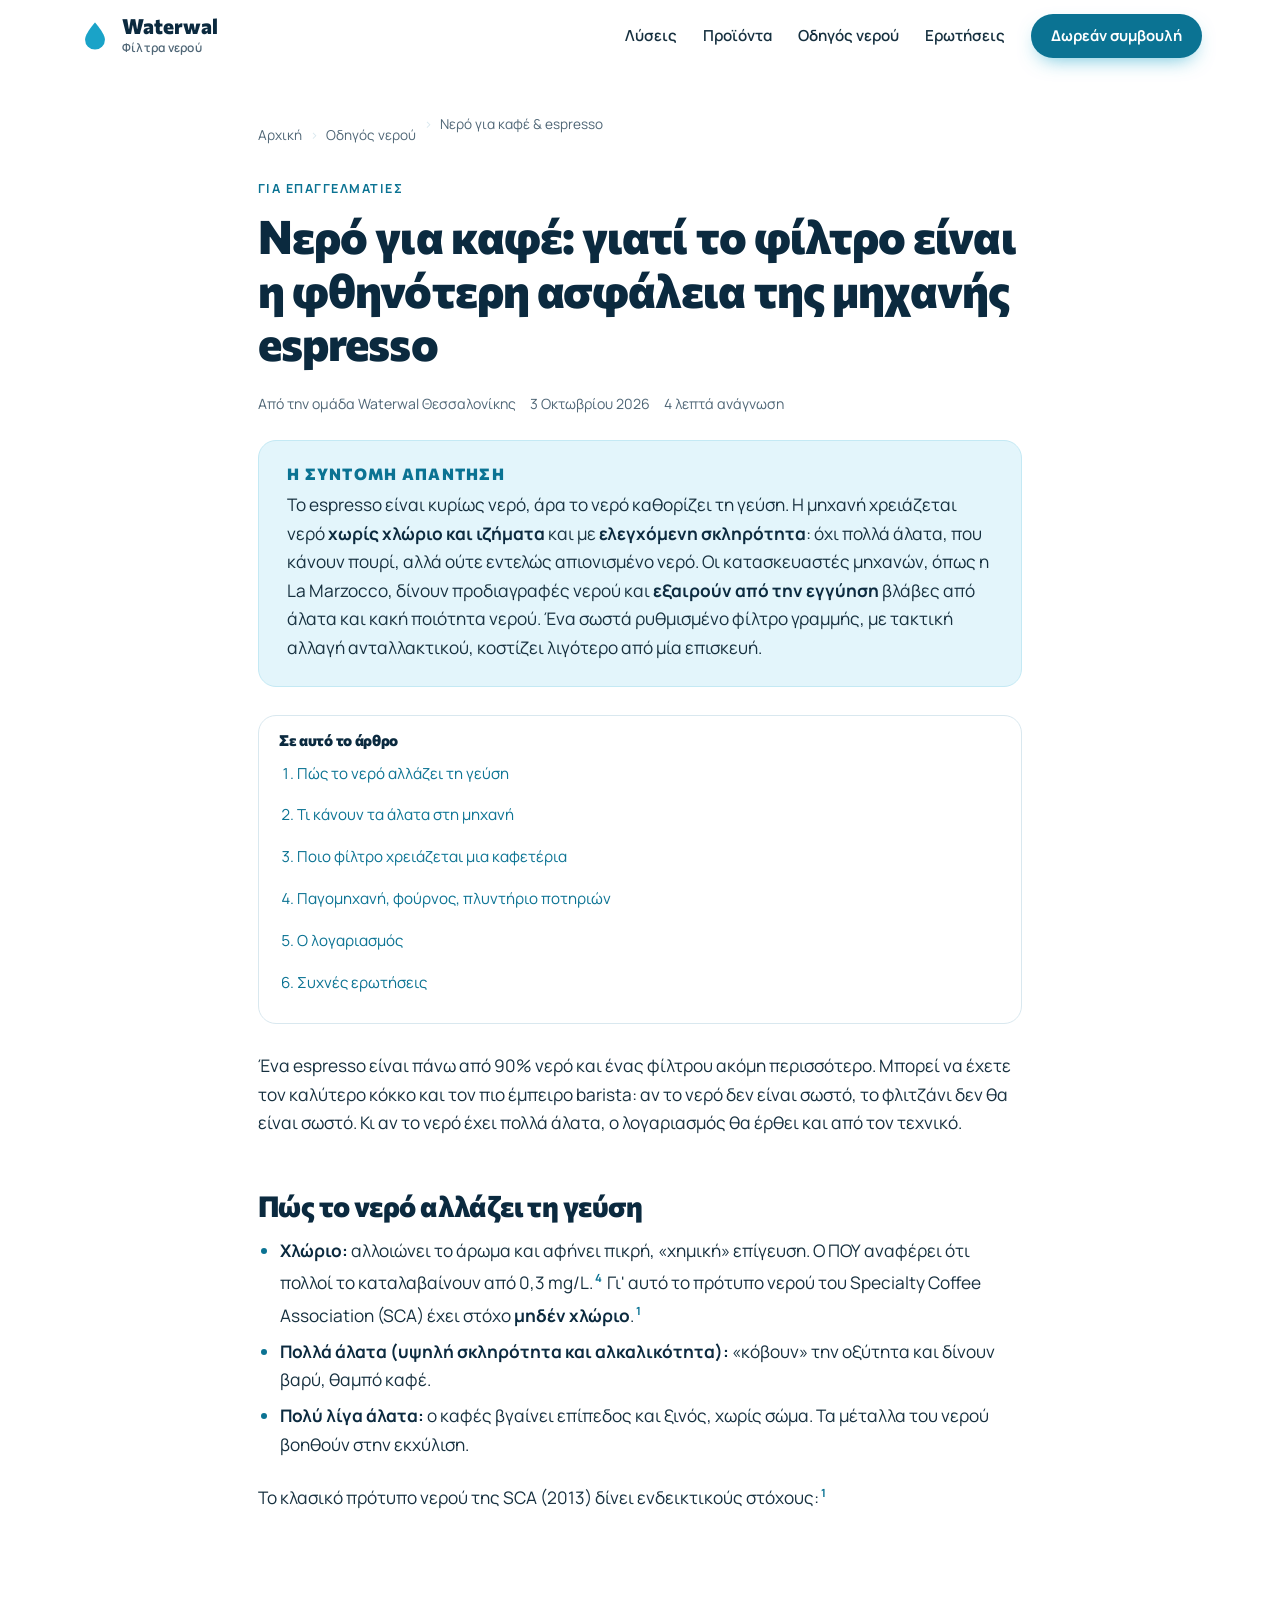
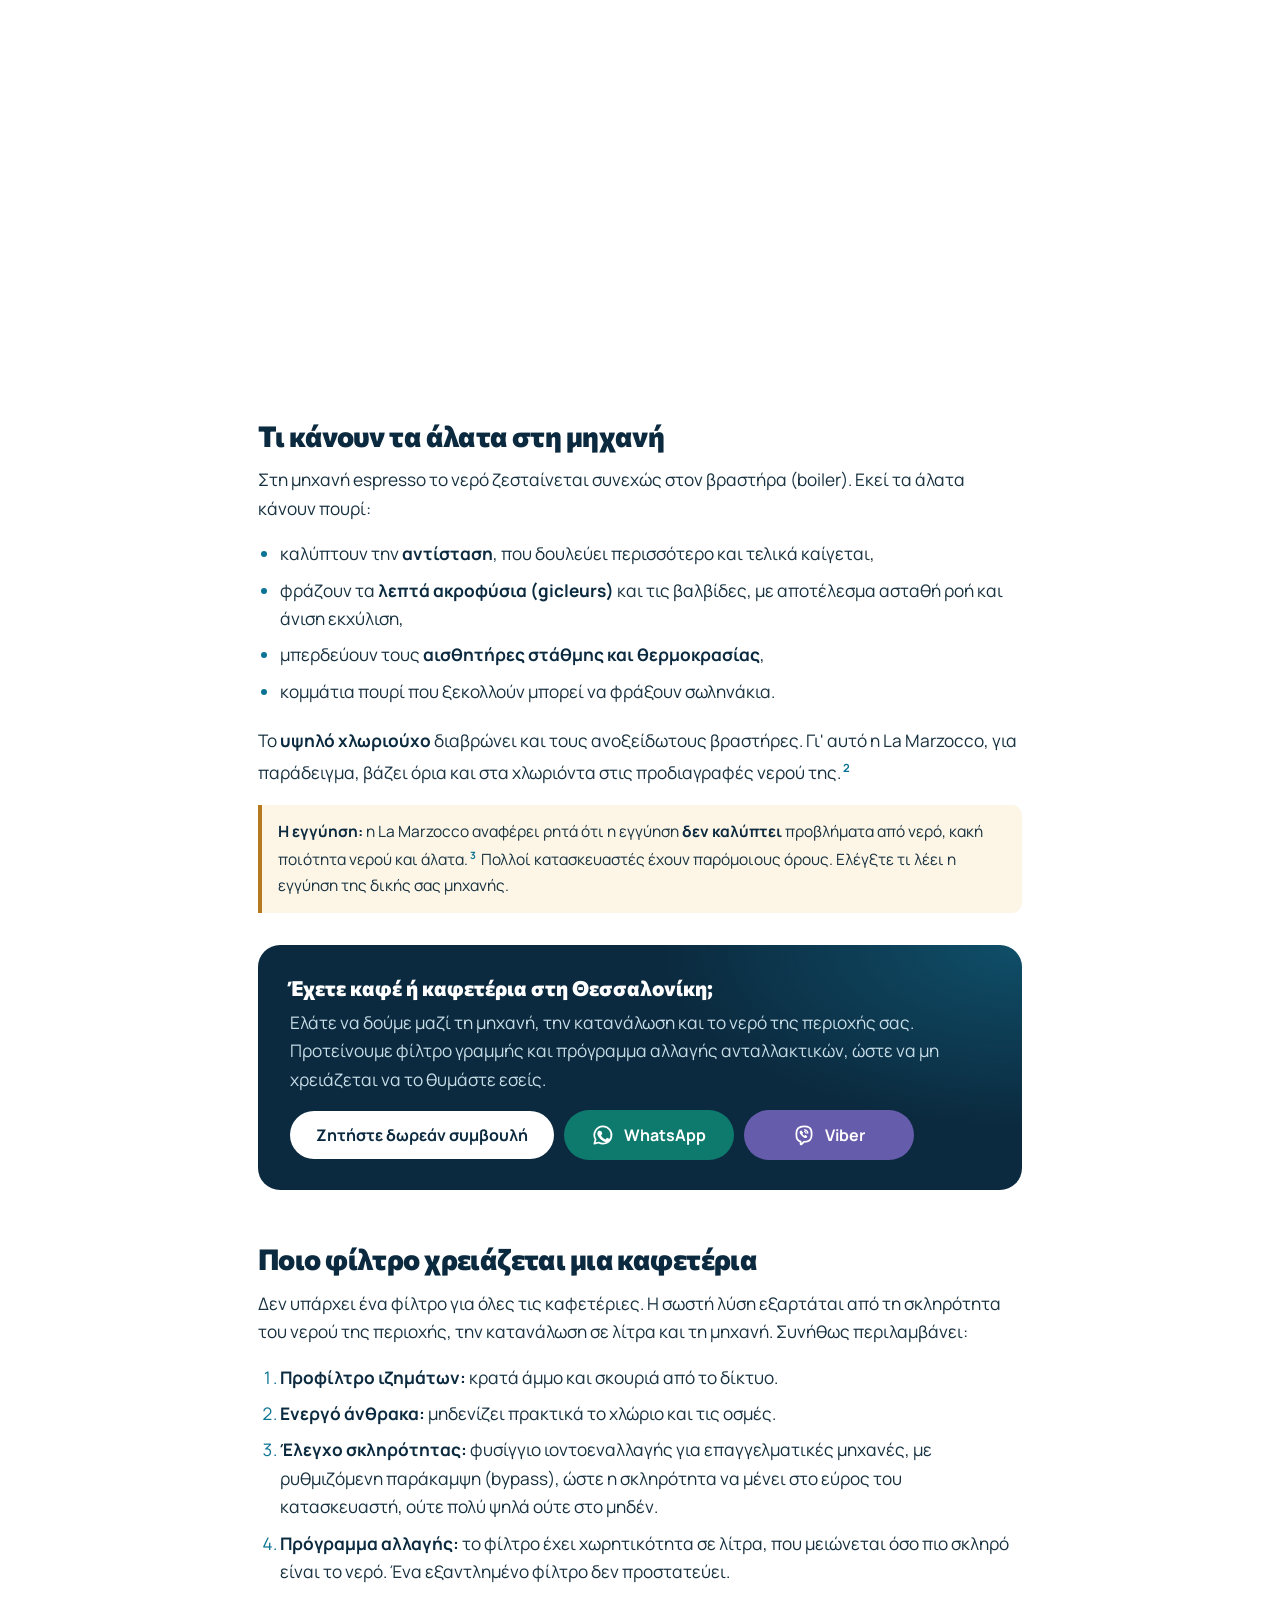
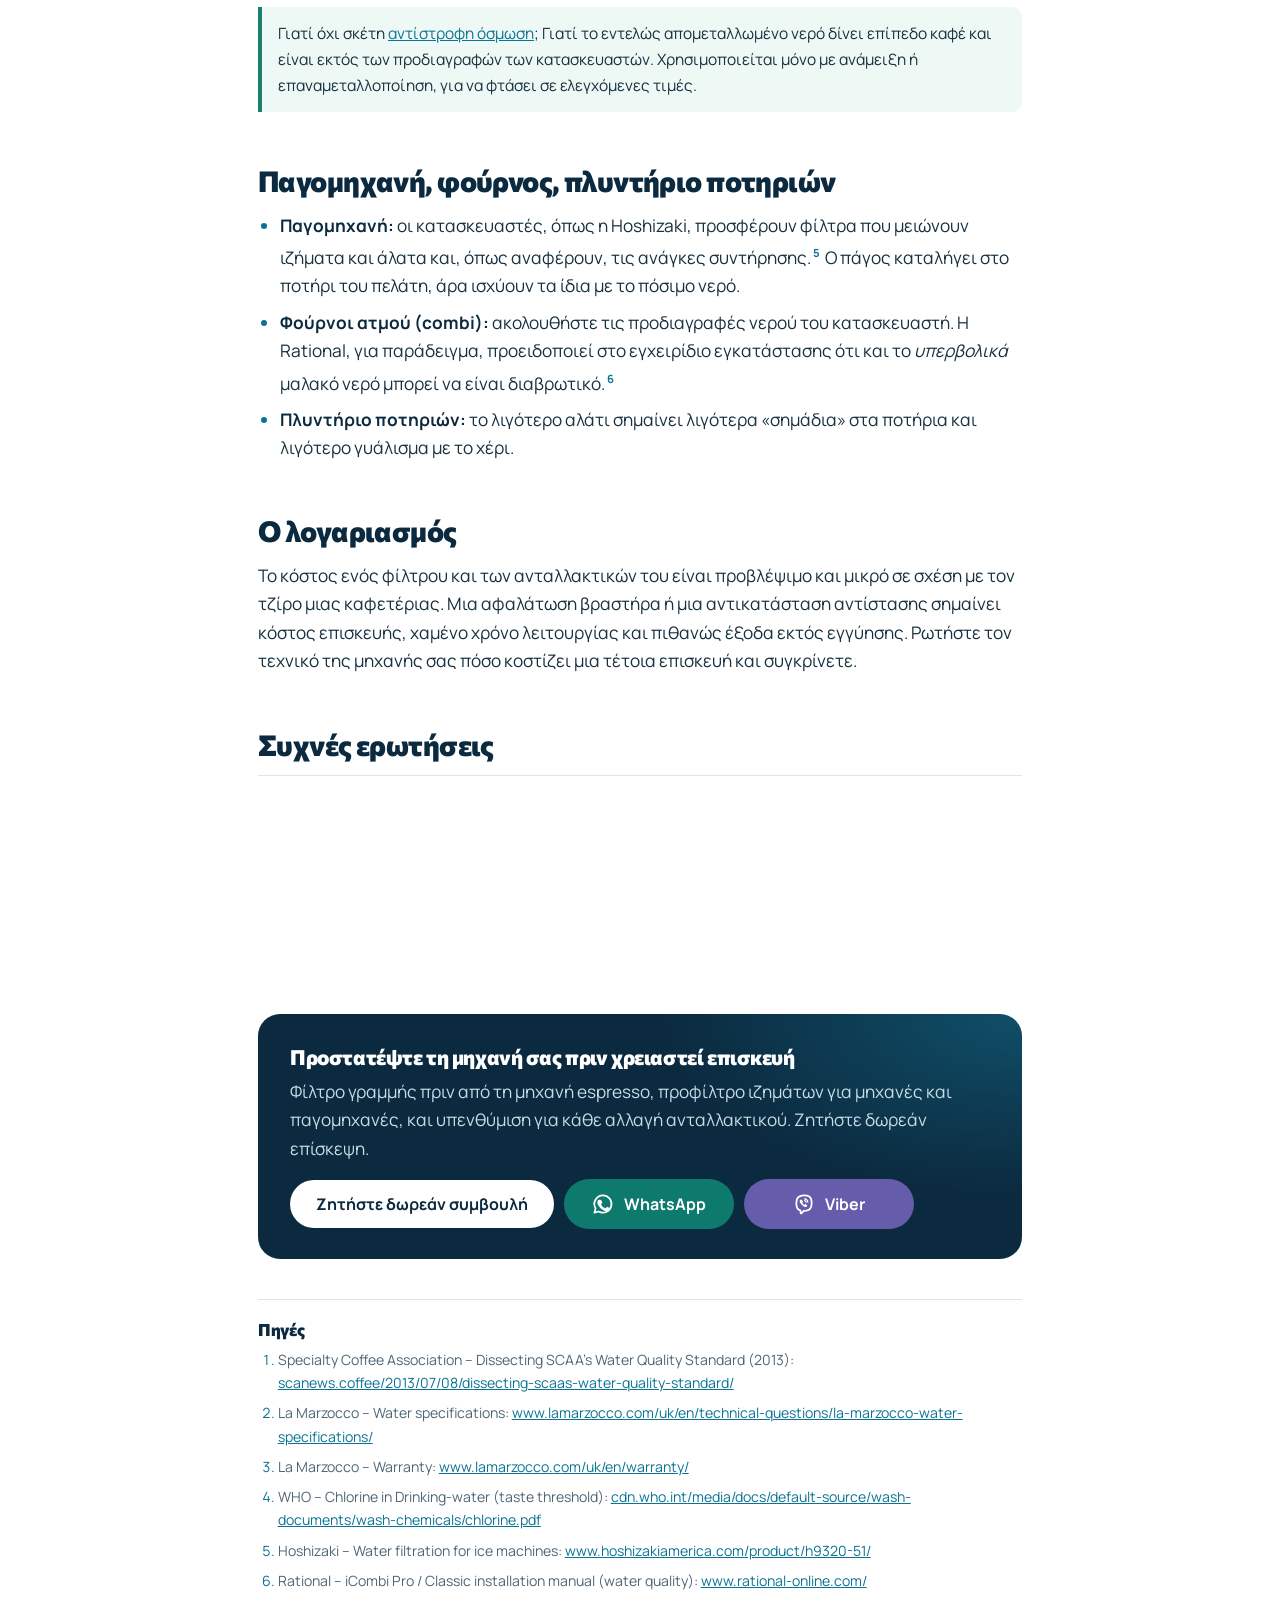
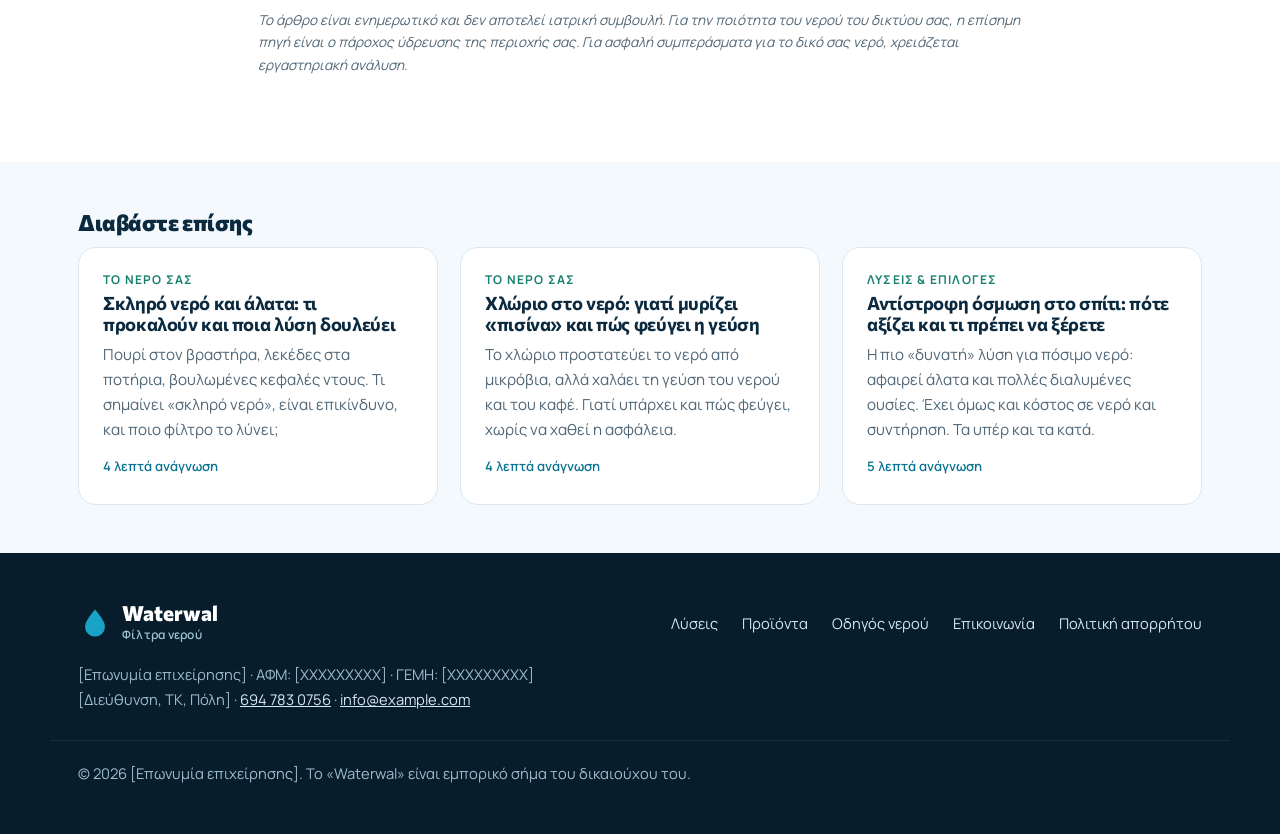
<file: odigos/nero-gia-kafe-espresso.html>
<!doctype html>
<html lang="el">
<head>
  <meta charset="utf-8">
  <meta name="viewport" content="width=device-width, initial-scale=1, viewport-fit=cover">
  <meta http-equiv="Content-Security-Policy" content="default-src 'none'; script-src 'self'; style-src 'self'; img-src 'self' data:; font-src 'self'; manifest-src 'self'; connect-src 'none'; frame-src 'none'; form-action 'none'; base-uri 'none'; object-src 'none'; require-trusted-types-for 'script'; trusted-types 'none'; upgrade-insecure-requests">
  <meta name="referrer" content="strict-origin-when-cross-origin">

  <!-- TODO: αντικαταστήστε το https://www.example.gr/ με το πραγματικό σας domain (βλ. README) -->
  <title>Νερό για καφέ &amp; μηχανή espresso: φίλτρο καφετέριας | Waterwal</title>
  <meta name="description" content="Τι νερό θέλει η μηχανή espresso κατά το πρότυπο SCA, πώς τα άλατα και το χλώριο χαλάνε γεύση και εξοπλισμό, και ποιο φίλτρο χρειάζεται.">
  <link rel="canonical" href="https://www.example.gr/odigos/nero-gia-kafe-espresso.html">
  <link rel="alternate" hreflang="el-GR" href="https://www.example.gr/odigos/nero-gia-kafe-espresso.html">
  <meta name="robots" content="index, follow, max-image-preview:large, max-snippet:-1">
  <meta name="theme-color" content="#0b2a3f">
  <meta name="format-detection" content="telephone=no">

  <meta property="og:type" content="article">
  <meta property="og:locale" content="el_GR">
  <meta property="og:site_name" content="Waterwal – Φίλτρα νερού">
  <meta property="og:url" content="https://www.example.gr/odigos/nero-gia-kafe-espresso.html">
  <meta property="og:title" content="Νερό για καφέ &amp; μηχανή espresso: φίλτρο καφετέριας">
  <meta property="og:description" content="Τι νερό θέλει η μηχανή espresso κατά το πρότυπο SCA, πώς τα άλατα και το χλώριο χαλάνε γεύση και εξοπλισμό, και ποιο φίλτρο χρειάζεται.">
  <meta property="og:image" content="https://www.example.gr/assets/og/nero-gia-kafe-espresso.jpg">
  <meta property="og:image:type" content="image/jpeg">
  <meta property="og:image:width" content="1200">
  <meta property="og:image:height" content="630">
  <meta property="og:image:alt" content="Νερό για καφέ: γιατί το φίλτρο είναι η φθηνότερη ασφάλεια της μηχανής espresso">
  <meta property="article:published_time" content="2026-10-03">
  <meta property="article:modified_time" content="2026-10-03">
  <meta property="article:section" content="Για επαγγελματίες">
  <meta name="twitter:card" content="summary_large_image">
  <meta name="twitter:title" content="Νερό για καφέ &amp; μηχανή espresso: φίλτρο καφετέριας">
  <meta name="twitter:description" content="Τι νερό θέλει η μηχανή espresso κατά το πρότυπο SCA, πώς τα άλατα και το χλώριο χαλάνε γεύση και εξοπλισμό, και ποιο φίλτρο χρειάζεται.">
  <meta name="twitter:image" content="https://www.example.gr/assets/og/nero-gia-kafe-espresso.jpg">
  <meta name="twitter:image:alt" content="Νερό για καφέ: γιατί το φίλτρο είναι η φθηνότερη ασφάλεια της μηχανής espresso">

  <link rel="icon" href="../assets/favicon.svg" type="image/svg+xml">
  <link rel="icon" href="../assets/favicon-32.png" sizes="32x32" type="image/png">
  <link rel="apple-touch-icon" href="../assets/apple-touch-icon.png">
  <link rel="manifest" href="../site.webmanifest">

  <link rel="preload" href="../assets/fonts/manrope-greek.woff2" as="font" type="font/woff2" crossorigin>
  <link rel="preload" href="../assets/fonts/commissioner-greek.woff2" as="font" type="font/woff2" crossorigin>
  <link rel="stylesheet" href="../css/styles.css">
  <script src="../js/main.js" defer></script>

  <script type="application/ld+json">
{
  "@context": "https://schema.org",
  "@graph": [
    {
      "@type": "BlogPosting",
      "@id": "https://www.example.gr/odigos/nero-gia-kafe-espresso.html#article",
      "headline": "Νερό για καφέ: γιατί το φίλτρο είναι η φθηνότερη ασφάλεια της μηχανής espresso",
      "description": "Τι νερό θέλει η μηχανή espresso κατά το πρότυπο SCA, πώς τα άλατα και το χλώριο χαλάνε γεύση και εξοπλισμό, και ποιο φίλτρο χρειάζεται.",
      "image": "https://www.example.gr/assets/og/nero-gia-kafe-espresso.jpg",
      "datePublished": "2026-10-03",
      "dateModified": "2026-10-03",
      "inLanguage": "el-GR",
      "author": {
        "@type": "Organization",
        "@id": "https://www.example.gr/#business",
        "name": "Waterwal – Φίλτρα νερού"
      },
      "publisher": {
        "@id": "https://www.example.gr/#business"
      },
      "mainEntityOfPage": "https://www.example.gr/odigos/nero-gia-kafe-espresso.html",
      "isPartOf": {
        "@id": "https://www.example.gr/odigos/#collection"
      },
      "about": [
        {
          "@type": "Thing",
          "name": "Νερό για καφέ"
        },
        {
          "@type": "Thing",
          "name": "Φίλτρο νερού για μηχανή espresso"
        }
      ],
      "citation": [
        "https://scanews.coffee/2013/07/08/dissecting-scaas-water-quality-standard/",
        "https://www.lamarzocco.com/uk/en/technical-questions/la-marzocco-water-specifications/",
        "https://www.lamarzocco.com/uk/en/warranty/",
        "https://cdn.who.int/media/docs/default-source/wash-documents/wash-chemicals/chlorine.pdf",
        "https://www.hoshizakiamerica.com/product/h9320-51/",
        "https://www.rational-online.com/"
      ]
    },
    {
      "@type": "BreadcrumbList",
      "itemListElement": [
        {
          "@type": "ListItem",
          "position": 1,
          "name": "Αρχική",
          "item": "https://www.example.gr/"
        },
        {
          "@type": "ListItem",
          "position": 2,
          "name": "Οδηγός νερού",
          "item": "https://www.example.gr/odigos/"
        },
        {
          "@type": "ListItem",
          "position": 3,
          "name": "Νερό για καφέ: γιατί το φίλτρο είναι η φθηνότερη ασφάλεια της μηχανής espresso",
          "item": "https://www.example.gr/odigos/nero-gia-kafe-espresso.html"
        }
      ]
    },
    {
      "@type": "FAQPage",
      "@id": "https://www.example.gr/odigos/nero-gia-kafe-espresso.html#faq",
      "mainEntity": [
        {
          "@type": "Question",
          "name": "Μπορώ να βάλω νερό αντίστροφης όσμωσης στη μηχανή espresso;",
          "acceptedAnswer": {
            "@type": "Answer",
            "text": "Όχι σκέτο. Το εντελώς απομεταλλωμένο νερό δίνει «επίπεδο» καφέ και, σύμφωνα με τις προδιαγραφές κατασκευαστών, μπορεί να είναι διαβρωτικό για τα μεταλλικά μέρη. Χρησιμοποιείται μόνο με ανάμειξη ή επαναμεταλλοποίηση, ώστε να φτάσει στις τιμές που ζητά ο κατασκευαστής της μηχανής."
          }
        },
        {
          "@type": "Question",
          "name": "Κάθε πότε αλλάζει το φίλτρο της μηχανής;",
          "acceptedAnswer": {
            "@type": "Answer",
            "text": "Ανάλογα με τα λίτρα που περνούν και τη σκληρότητα του νερού. Τα φίλτρα για επαγγελματικές μηχανές έχουν χωρητικότητα σε λίτρα, που μειώνεται όσο πιο σκληρό είναι το νερό. Για καφετέρια με μεγάλη κίνηση, η αλλαγή γίνεται συχνά πιο νωρίς από τους 6 μήνες."
          }
        },
        {
          "@type": "Question",
          "name": "Χρειάζεται φίλτρο και για την παγομηχανή;",
          "acceptedAnswer": {
            "@type": "Answer",
            "text": "Συνιστάται. Οι κατασκευαστές παγομηχανών, όπως η Hoshizaki, έχουν φίλτρα για ιζήματα και άλατα, που κατά τον κατασκευαστή μειώνουν και τη συντήρηση. Ο πάγος είναι κι αυτός νερό που πίνει ο πελάτης σας."
          }
        }
      ]
    }
  ]
}
  </script>
</head>
<body>

<svg class="sprite" aria-hidden="true" focusable="false">
  <symbol id="ic-drop" viewBox="0 0 24 24">
    <path d="M12 2.5S5 10.2 5 14.6a7 7 0 0 0 14 0C19 10.2 12 2.5 12 2.5z" fill="currentColor"/>
  </symbol>
  <symbol id="ic-whatsapp" viewBox="0 0 24 24">
    <path d="M12 2.6a9.4 9.4 0 0 0-8.1 14.2L2.6 21.4l4.7-1.2A9.4 9.4 0 1 0 12 2.6z" fill="none" stroke="currentColor" stroke-width="1.9" stroke-linejoin="round"/>
    <path d="M9.1 7.4c-.3-.6-.6-.6-.9-.6h-.7c-.3 0-.7.1-1 .5-.4.4-1.3 1.3-1.3 3.1s1.3 3.6 1.5 3.8c.2.3 2.6 4.1 6.4 5.6 3.1 1.2 3.8 1 4.5.9.7-.1 2.2-.9 2.5-1.8.3-.9.3-1.6.2-1.8-.1-.2-.3-.3-.7-.5l-2.3-1.1c-.3-.1-.6-.2-.8.2l-1 1.3c-.2.2-.4.3-.8.1-.4-.2-1.5-.6-2.9-1.8-1.1-1-1.8-2.1-2-2.5-.2-.4 0-.6.2-.8l.6-.7c.2-.2.3-.4.4-.7.1-.3 0-.5 0-.7l-.9-2.4z" fill="currentColor" transform="translate(1.2 1.2) scale(.9)"/>
  </symbol>
  <symbol id="ic-viber" viewBox="0 0 24 24">
    <path d="M12 2.5c-4.6 0-8.3 1.3-8.3 7.6v2.2c0 4 1.7 6 4.6 6.9v2.6c0 .5.6.7.9.4l2.6-2.7h.2c4.6 0 8.3-1.3 8.3-7.6v-1.8c0-6.3-3.7-7.6-8.3-7.6z" fill="none" stroke="currentColor" stroke-width="1.9" stroke-linejoin="round"/>
    <path d="M9.3 7.3c-.3-.3-.8-.3-1.1 0l-.6.6c-.6.6-.4 1.9.6 3.4a10.6 10.6 0 0 0 3.6 3.4c1.4.8 2.4.8 2.9.3l.6-.6c.3-.3.3-.8 0-1.1l-1.2-1c-.3-.3-.8-.3-1.1 0l-.5.5c-.8-.3-1.9-1.4-2.3-2.3l.5-.5c.3-.3.3-.8 0-1.1z" fill="currentColor"/>
    <path d="M12.6 6.4a4 4 0 0 1 3.6 3.6M12.6 8.3a2 2 0 0 1 1.7 1.7" fill="none" stroke="currentColor" stroke-width="1.3" stroke-linecap="round"/>
  </symbol>
  <symbol id="ic-phone" viewBox="0 0 24 24">
    <path d="M6.6 10.8a15.1 15.1 0 0 0 6.6 6.6l2.2-2.2a1 1 0 0 1 1-.25 11.4 11.4 0 0 0 3.6.57 1 1 0 0 1 1 1V20a1 1 0 0 1-1 1A17 17 0 0 1 3 4a1 1 0 0 1 1-1h3.5a1 1 0 0 1 1 1c0 1.25.2 2.45.57 3.57a1 1 0 0 1-.25 1z" fill="currentColor"/>
  </symbol>
</svg>

<a class="skip-link" href="#main">Μετάβαση στο περιεχόμενο</a>

<header class="site-header" id="top">
  <div class="container header-inner">
    <a class="logo" href="../">
      <svg class="logo-mark" aria-hidden="true"><use href="#ic-drop"/></svg>
      <span class="logo-text">Waterwal<small>Φίλτρα νερού</small></span>
    </a>
    <button class="nav-toggle" type="button" aria-expanded="false" aria-controls="site-nav">
      <span class="sr-only">Μενού</span><span class="bar"></span><span class="bar"></span><span class="bar"></span>
    </button>
    <nav class="site-nav" id="site-nav" aria-label="Κύρια πλοήγηση">
      <a href="../#solutions">Λύσεις</a>
      <a href="../#products">Προϊόντα</a>
      <a href="./">Οδηγός νερού</a>
      <a href="../#faq">Ερωτήσεις</a>
      <a class="btn btn-primary btn-sm" href="../#contact">Δωρεάν συμβουλή</a>
    </nav>
  </div>
</header>

<main id="main">
  <article class="article">
    <div class="container narrow">
      <nav class="breadcrumb" aria-label="Διαδρομή">
        <ol>
          <li><a href="../">Αρχική</a></li>
          <li><a href="./">Οδηγός νερού</a></li>
          <li aria-current="page">Νερό για καφέ &amp; espresso</li>
        </ol>
      </nav>
      <header class="article-head">
        <p class="eyebrow">Για επαγγελματίες</p>
        <h1>Νερό για καφέ: γιατί το φίλτρο είναι η φθηνότερη ασφάλεια της μηχανής espresso</h1>
        <p class="article-meta"><span>Από την ομάδα Waterwal Θεσσαλονίκης</span><span><time datetime="2026-10-03">3 Οκτωβρίου 2026</time></span><span>4 λεπτά ανάγνωση</span></p>
      </header>

      <div class="article-body">
        <section class="tldr" aria-labelledby="tldr-title">
          <h2 id="tldr-title">Η σύντομη απάντηση</h2>
          <p>Το espresso είναι κυρίως νερό, άρα το νερό καθορίζει τη γεύση. Η μηχανή χρειάζεται νερό <strong>χωρίς χλώριο και ιζήματα</strong> και με <strong>ελεγχόμενη σκληρότητα</strong>: όχι πολλά άλατα, που κάνουν πουρί, αλλά ούτε εντελώς απιονισμένο νερό. Οι κατασκευαστές μηχανών, όπως η La Marzocco, δίνουν προδιαγραφές νερού και <strong>εξαιρούν από την εγγύηση</strong> βλάβες από άλατα και κακή ποιότητα νερού. Ένα σωστά ρυθμισμένο φίλτρο γραμμής, με τακτική αλλαγή ανταλλακτικού, κοστίζει λιγότερο από μία επισκευή.</p>
        </section>

        <nav class="toc" aria-labelledby="toc-title">
          <h2 id="toc-title">Σε αυτό το άρθρο</h2>
          <ol>
      <li><a href="#geusi">Πώς το νερό αλλάζει τη γεύση</a></li>
      <li><a href="#mixani">Τι κάνουν τα άλατα στη μηχανή</a></li>
      <li><a href="#lysi">Ποιο φίλτρο χρειάζεται μια καφετέρια</a></li>
      <li><a href="#alles-syskeves">Παγομηχανή, φούρνος, πλυντήριο ποτηριών</a></li>
      <li><a href="#kostos">Ο λογαριασμός</a></li>
      <li><a href="#syxnes-erotiseis">Συχνές ερωτήσεις</a></li>
          </ol>
        </nav>

<p>Ένα espresso είναι πάνω από 90% νερό και ένας φίλτρου ακόμη περισσότερο. Μπορεί να έχετε τον καλύτερο κόκκο και τον πιο έμπειρο barista: αν το νερό δεν είναι σωστό, το φλιτζάνι δεν θα είναι σωστό. Κι αν το νερό έχει πολλά άλατα, ο λογαριασμός θα έρθει και από τον τεχνικό.</p>

<h2 id="geusi">Πώς το νερό αλλάζει τη γεύση</h2>
<ul>
  <li><strong>Χλώριο:</strong> αλλοιώνει το άρωμα και αφήνει πικρή, «χημική» επίγευση. Ο ΠΟΥ αναφέρει ότι πολλοί το καταλαβαίνουν από 0,3 mg/L.<sup><a href="#src-4" aria-label="Πηγή 4">4</a></sup> Γι' αυτό το πρότυπο νερού του Specialty Coffee Association (SCA) έχει στόχο <strong>μηδέν χλώριο</strong>.<sup><a href="#src-1" aria-label="Πηγή 1">1</a></sup></li>
  <li><strong>Πολλά άλατα (υψηλή σκληρότητα και αλκαλικότητα):</strong> «κόβουν» την οξύτητα και δίνουν βαρύ, θαμπό καφέ.</li>
  <li><strong>Πολύ λίγα άλατα:</strong> ο καφές βγαίνει επίπεδος και ξινός, χωρίς σώμα. Τα μέταλλα του νερού βοηθούν στην εκχύλιση.</li>
</ul>
<p>Το κλασικό πρότυπο νερού της SCA (2013) δίνει ενδεικτικούς στόχους:<sup><a href="#src-1" aria-label="Πηγή 1">1</a></sup></p>
<div class="table-wrap">
  <table>
    <thead><tr><th scope="col">Παράμετρος</th><th scope="col">Στόχος</th><th scope="col">Αποδεκτό εύρος</th></tr></thead>
    <tbody>
      <tr><td>Χλώριο (ολικό)</td><td>0 mg/L</td><td>–</td></tr>
      <tr><td>Ολικά διαλυμένα στερεά (TDS)</td><td>150 mg/L</td><td>75–250 mg/L</td></tr>
      <tr><td>Σκληρότητα ασβεστίου</td><td>68 mg/L ως CaCO<sub>3</sub></td><td>17–85 mg/L</td></tr>
      <tr><td>Ολική αλκαλικότητα</td><td>περίπου 40 mg/L</td><td>–</td></tr>
      <tr><td>pH</td><td>7,0</td><td>6,5–7,5</td></tr>
      <tr><td>Νάτριο</td><td>περίπου 10 mg/L</td><td>–</td></tr>
    </tbody>
  </table>
  <caption>Specialty Coffee Association, Water Quality Standard (έκδοση 2013). Νεότερα εγχειρίδια της SCA δίνουν ευρύτερα εύρη. Η τελική ρύθμιση γίνεται βάσει της ανάλυσης του νερού σας και των οδηγιών του κατασκευαστή.</caption>
</div>

<h2 id="mixani">Τι κάνουν τα άλατα στη μηχανή</h2>
<p>Στη μηχανή espresso το νερό ζεσταίνεται συνεχώς στον βραστήρα (boiler). Εκεί τα άλατα κάνουν πουρί:</p>
<ul>
  <li>καλύπτουν την <strong>αντίσταση</strong>, που δουλεύει περισσότερο και τελικά καίγεται,</li>
  <li>φράζουν τα <strong>λεπτά ακροφύσια (gicleurs)</strong> και τις βαλβίδες, με αποτέλεσμα ασταθή ροή και άνιση εκχύλιση,</li>
  <li>μπερδεύουν τους <strong>αισθητήρες στάθμης και θερμοκρασίας</strong>,</li>
  <li>κομμάτια πουρί που ξεκολλούν μπορεί να φράξουν σωληνάκια.</li>
</ul>
<p>Το <strong>υψηλό χλωριούχο</strong> διαβρώνει και τους ανοξείδωτους βραστήρες. Γι' αυτό η La Marzocco, για παράδειγμα, βάζει όρια και στα χλωριόντα στις προδιαγραφές νερού της.<sup><a href="#src-2" aria-label="Πηγή 2">2</a></sup></p>
<p class="note note-warn"><strong>Η εγγύηση:</strong> η La Marzocco αναφέρει ρητά ότι η εγγύηση <strong>δεν καλύπτει</strong> προβλήματα από νερό, κακή ποιότητα νερού και άλατα.<sup><a href="#src-3" aria-label="Πηγή 3">3</a></sup> Πολλοί κατασκευαστές έχουν παρόμοιους όρους. Ελέγξτε τι λέει η εγγύηση της δικής σας μηχανής.</p>

<aside class="cta-box" aria-label="Δωρεάν συμβουλή">
  <p class="cta-title">Έχετε καφέ ή καφετέρια στη Θεσσαλονίκη;</p>
  <p>Ελάτε να δούμε μαζί τη μηχανή, την κατανάλωση και το νερό της περιοχής σας. Προτείνουμε φίλτρο γραμμής και πρόγραμμα αλλαγής ανταλλακτικών, ώστε να μη χρειάζεται να το θυμάστε εσείς.</p>
  <div class="cta-actions">
    <a class="btn btn-light" href="../#contact">Ζητήστε δωρεάν συμβουλή</a>
    <div class="chat-buttons">
      <a class="btn btn-chat btn-whatsapp" href="https://wa.me/306947830756?text=%CE%93%CE%B5%CE%B9%CE%B1%20%CF%83%CE%B1%CF%82%21%20%CE%88%CF%87%CF%89%20%CE%BA%CE%B1%CF%86%CE%AD%2F%CE%BA%CE%B1%CF%86%CE%B5%CF%84%CE%AD%CF%81%CE%B9%CE%B1%20%CE%BA%CE%B1%CE%B9%20%CE%B8%CE%B1%20%CE%AE%CE%B8%CE%B5%CE%BB%CE%B1%20%CF%80%CE%BB%CE%B7%CF%81%CE%BF%CF%86%CE%BF%CF%81%CE%AF%CE%B5%CF%82%20%CE%B3%CE%B9%CE%B1%20%CF%86%CE%AF%CE%BB%CF%84%CF%81%CE%BF%20%CE%BD%CE%B5%CF%81%CE%BF%CF%8D%20%CE%B3%CE%B9%CE%B1%20%CF%84%CE%B7%20%CE%BC%CE%B7%CF%87%CE%B1%CE%BD%CE%AE%20espresso." target="_blank" rel="noopener noreferrer"><svg aria-hidden="true"><use href="#ic-whatsapp"/></svg>WhatsApp<span class="sr-only"> (ανοίγει σε νέα καρτέλα)</span></a>
      <a class="btn btn-chat btn-viber" href="viber://chat?number=%2B306947830756"><svg aria-hidden="true"><use href="#ic-viber"/></svg>Viber</a>
    </div>
  </div>
</aside>

<h2 id="lysi">Ποιο φίλτρο χρειάζεται μια καφετέρια</h2>
<p>Δεν υπάρχει ένα φίλτρο για όλες τις καφετέριες. Η σωστή λύση εξαρτάται από τη σκληρότητα του νερού της περιοχής, την κατανάλωση σε λίτρα και τη μηχανή. Συνήθως περιλαμβάνει:</p>
<ol>
  <li><strong>Προφίλτρο ιζημάτων:</strong> κρατά άμμο και σκουριά από το δίκτυο.</li>
  <li><strong>Ενεργό άνθρακα:</strong> μηδενίζει πρακτικά το χλώριο και τις οσμές.</li>
  <li><strong>Έλεγχο σκληρότητας:</strong> φυσίγγιο ιοντοεναλλαγής για επαγγελματικές μηχανές, με ρυθμιζόμενη παράκαμψη (bypass), ώστε η σκληρότητα να μένει στο εύρος του κατασκευαστή, ούτε πολύ ψηλά ούτε στο μηδέν.</li>
  <li><strong>Πρόγραμμα αλλαγής:</strong> το φίλτρο έχει χωρητικότητα σε λίτρα, που μειώνεται όσο πιο σκληρό είναι το νερό. Ένα εξαντλημένο φίλτρο δεν προστατεύει.</li>
</ol>
<p class="note">Γιατί όχι σκέτη <a href="antistrofi-osmosi.html">αντίστροφη όσμωση</a>; Γιατί το εντελώς απομεταλλωμένο νερό δίνει επίπεδο καφέ και είναι εκτός των προδιαγραφών των κατασκευαστών. Χρησιμοποιείται μόνο με ανάμειξη ή επαναμεταλλοποίηση, για να φτάσει σε ελεγχόμενες τιμές.</p>

<h2 id="alles-syskeves">Παγομηχανή, φούρνος, πλυντήριο ποτηριών</h2>
<ul>
  <li><strong>Παγομηχανή:</strong> οι κατασκευαστές, όπως η Hoshizaki, προσφέρουν φίλτρα που μειώνουν ιζήματα και άλατα και, όπως αναφέρουν, τις ανάγκες συντήρησης.<sup><a href="#src-5" aria-label="Πηγή 5">5</a></sup> Ο πάγος καταλήγει στο ποτήρι του πελάτη, άρα ισχύουν τα ίδια με το πόσιμο νερό.</li>
  <li><strong>Φούρνοι ατμού (combi):</strong> ακολουθήστε τις προδιαγραφές νερού του κατασκευαστή. Η Rational, για παράδειγμα, προειδοποιεί στο εγχειρίδιο εγκατάστασης ότι και το <em>υπερβολικά</em> μαλακό νερό μπορεί να είναι διαβρωτικό.<sup><a href="#src-6" aria-label="Πηγή 6">6</a></sup></li>
  <li><strong>Πλυντήριο ποτηριών:</strong> το λιγότερο αλάτι σημαίνει λιγότερα «σημάδια» στα ποτήρια και λιγότερο γυάλισμα με το χέρι.</li>
</ul>

<h2 id="kostos">Ο λογαριασμός</h2>
<p>Το κόστος ενός φίλτρου και των ανταλλακτικών του είναι προβλέψιμο και μικρό σε σχέση με τον τζίρο μιας καφετέριας. Μια αφαλάτωση βραστήρα ή μια αντικατάσταση αντίστασης σημαίνει κόστος επισκευής, χαμένο χρόνο λειτουργίας και πιθανώς έξοδα εκτός εγγύησης. Ρωτήστε τον τεχνικό της μηχανής σας πόσο κοστίζει μια τέτοια επισκευή και συγκρίνετε.</p>

    <h2 id="syxnes-erotiseis">Συχνές ερωτήσεις</h2>
    <div class="faq article-faq">
      <details>
        <summary>Μπορώ να βάλω νερό αντίστροφης όσμωσης στη μηχανή espresso;</summary>
        <p>Όχι σκέτο. Το εντελώς απομεταλλωμένο νερό δίνει «επίπεδο» καφέ και, σύμφωνα με τις προδιαγραφές κατασκευαστών, μπορεί να είναι διαβρωτικό για τα μεταλλικά μέρη. Χρησιμοποιείται μόνο με ανάμειξη ή επαναμεταλλοποίηση, ώστε να φτάσει στις τιμές που ζητά ο κατασκευαστής της μηχανής.</p>
      </details>
      <details>
        <summary>Κάθε πότε αλλάζει το φίλτρο της μηχανής;</summary>
        <p>Ανάλογα με τα λίτρα που περνούν και τη σκληρότητα του νερού. Τα φίλτρα για επαγγελματικές μηχανές έχουν χωρητικότητα σε λίτρα, που μειώνεται όσο πιο σκληρό είναι το νερό. Για καφετέρια με μεγάλη κίνηση, η αλλαγή γίνεται συχνά πιο νωρίς από τους 6 μήνες.</p>
      </details>
      <details>
        <summary>Χρειάζεται φίλτρο και για την παγομηχανή;</summary>
        <p>Συνιστάται. Οι κατασκευαστές παγομηχανών, όπως η Hoshizaki, έχουν φίλτρα για ιζήματα και άλατα, που κατά τον κατασκευαστή μειώνουν και τη συντήρηση. Ο πάγος είναι κι αυτός νερό που πίνει ο πελάτης σας.</p>
      </details>
    </div>

<aside class="cta-box" aria-label="Δωρεάν συμβουλή">
  <h2>Προστατέψτε τη μηχανή σας πριν χρειαστεί επισκευή</h2>
  <p>Φίλτρο γραμμής πριν από τη μηχανή espresso, προφίλτρο ιζημάτων για μηχανές και παγομηχανές, και υπενθύμιση για κάθε αλλαγή ανταλλακτικού. Ζητήστε δωρεάν επίσκεψη.</p>
  <div class="cta-actions">
    <a class="btn btn-light" href="../#contact">Ζητήστε δωρεάν συμβουλή</a>
    <div class="chat-buttons">
      <a class="btn btn-chat btn-whatsapp" href="https://wa.me/306947830756?text=%CE%93%CE%B5%CE%B9%CE%B1%20%CF%83%CE%B1%CF%82%21%20%CE%88%CF%87%CF%89%20%CE%BA%CE%B1%CF%86%CE%AD%2F%CE%BA%CE%B1%CF%86%CE%B5%CF%84%CE%AD%CF%81%CE%B9%CE%B1%20%CE%BA%CE%B1%CE%B9%20%CE%B8%CE%B1%20%CE%AE%CE%B8%CE%B5%CE%BB%CE%B1%20%CF%80%CE%BB%CE%B7%CF%81%CE%BF%CF%86%CE%BF%CF%81%CE%AF%CE%B5%CF%82%20%CE%B3%CE%B9%CE%B1%20%CF%86%CE%AF%CE%BB%CF%84%CF%81%CE%BF%20%CE%BD%CE%B5%CF%81%CE%BF%CF%8D%20%CE%B3%CE%B9%CE%B1%20%CF%84%CE%B7%20%CE%BC%CE%B7%CF%87%CE%B1%CE%BD%CE%AE%20espresso." target="_blank" rel="noopener noreferrer"><svg aria-hidden="true"><use href="#ic-whatsapp"/></svg>WhatsApp<span class="sr-only"> (ανοίγει σε νέα καρτέλα)</span></a>
      <a class="btn btn-chat btn-viber" href="viber://chat?number=%2B306947830756"><svg aria-hidden="true"><use href="#ic-viber"/></svg>Viber</a>
    </div>
  </div>
</aside>

        <section class="sources" aria-labelledby="sources-title">
          <h2 id="sources-title">Πηγές</h2>
          <ol>
      <li id="src-1">Specialty Coffee Association – Dissecting SCAA&#x27;s Water Quality Standard (2013): <a href="https://scanews.coffee/2013/07/08/dissecting-scaas-water-quality-standard/" rel="noopener noreferrer" target="_blank">scanews.coffee/2013/07/08/dissecting-scaas-water-quality-standard/<span class="sr-only"> (ανοίγει σε νέα καρτέλα)</span></a></li>
      <li id="src-2">La Marzocco – Water specifications: <a href="https://www.lamarzocco.com/uk/en/technical-questions/la-marzocco-water-specifications/" rel="noopener noreferrer" target="_blank">www.lamarzocco.com/uk/en/technical-questions/la-marzocco-water-specifications/<span class="sr-only"> (ανοίγει σε νέα καρτέλα)</span></a></li>
      <li id="src-3">La Marzocco – Warranty: <a href="https://www.lamarzocco.com/uk/en/warranty/" rel="noopener noreferrer" target="_blank">www.lamarzocco.com/uk/en/warranty/<span class="sr-only"> (ανοίγει σε νέα καρτέλα)</span></a></li>
      <li id="src-4">WHO – Chlorine in Drinking-water (taste threshold): <a href="https://cdn.who.int/media/docs/default-source/wash-documents/wash-chemicals/chlorine.pdf" rel="noopener noreferrer" target="_blank">cdn.who.int/media/docs/default-source/wash-documents/wash-chemicals/chlorine.pdf<span class="sr-only"> (ανοίγει σε νέα καρτέλα)</span></a></li>
      <li id="src-5">Hoshizaki – Water filtration for ice machines: <a href="https://www.hoshizakiamerica.com/product/h9320-51/" rel="noopener noreferrer" target="_blank">www.hoshizakiamerica.com/product/h9320-51/<span class="sr-only"> (ανοίγει σε νέα καρτέλα)</span></a></li>
      <li id="src-6">Rational – iCombi Pro / Classic installation manual (water quality): <a href="https://www.rational-online.com/" rel="noopener noreferrer" target="_blank">www.rational-online.com/<span class="sr-only"> (ανοίγει σε νέα καρτέλα)</span></a></li>
          </ol>
          <p class="disclaimer">Το άρθρο είναι ενημερωτικό και δεν αποτελεί ιατρική συμβουλή. Για την ποιότητα του νερού του δικτύου σας, η επίσημη πηγή είναι ο πάροχος ύδρευσης της περιοχής σας. Για ασφαλή συμπεράσματα για το δικό σας νερό, χρειάζεται εργαστηριακή ανάλυση.</p>
        </section>
      </div>
    </div>
  </article>

  <section class="related section-tint" aria-labelledby="related-title">
    <div class="container">
      <h2 id="related-title">Διαβάστε επίσης</h2>
      <div class="guide-grid">
      <article class="guide-card">
        <span class="guide-tag">Το νερό σας</span>
        <h3><a href="sklero-nero-alata.html">Σκληρό νερό και άλατα: τι προκαλούν και ποια λύση δουλεύει</a></h3>
        <p>Πουρί στον βραστήρα, λεκέδες στα ποτήρια, βουλωμένες κεφαλές ντους. Τι σημαίνει «σκληρό νερό», είναι επικίνδυνο, και ποιο φίλτρο το λύνει;</p>
        <p class="meta">4 λεπτά ανάγνωση</p>
      </article>
      <article class="guide-card">
        <span class="guide-tag">Το νερό σας</span>
        <h3><a href="xlorio-sto-nero.html">Χλώριο στο νερό: γιατί μυρίζει «πισίνα» και πώς φεύγει η γεύση</a></h3>
        <p>Το χλώριο προστατεύει το νερό από μικρόβια, αλλά χαλάει τη γεύση του νερού και του καφέ. Γιατί υπάρχει και πώς φεύγει, χωρίς να χαθεί η ασφάλεια.</p>
        <p class="meta">4 λεπτά ανάγνωση</p>
      </article>
      <article class="guide-card">
        <span class="guide-tag">Λύσεις &amp; επιλογές</span>
        <h3><a href="antistrofi-osmosi.html">Αντίστροφη όσμωση στο σπίτι: πότε αξίζει και τι πρέπει να ξέρετε</a></h3>
        <p>Η πιο «δυνατή» λύση για πόσιμο νερό: αφαιρεί άλατα και πολλές διαλυμένες ουσίες. Έχει όμως και κόστος σε νερό και συντήρηση. Τα υπέρ και τα κατά.</p>
        <p class="meta">5 λεπτά ανάγνωση</p>
      </article>
      </div>
    </div>
  </section>
</main>

<footer class="site-footer">
  <div class="container footer-grid">
    <div>
      <a class="logo logo-light" href="../">
        <svg class="logo-mark" aria-hidden="true"><use href="#ic-drop"/></svg>
        <span class="logo-text">Waterwal<small>Φίλτρα νερού</small></span>
      </a>
      <!-- TODO: στοιχεία επιχείρησης (ίδια με την αρχική σελίδα) -->
      <address class="legal">[Επωνυμία επιχείρησης] · ΑΦΜ: [XXXXXXXXX] · ΓΕΜΗ: [XXXXXXXXX]<br>[Διεύθυνση, ΤΚ, Πόλη] · <a href="tel:+306947830756">694 783 0756</a> · <a href="mailto:info@example.com">info@example.com</a></address>
    </div>
    <nav aria-label="Υποσέλιδο">
      <a href="../#solutions">Λύσεις</a>
      <a href="../#products">Προϊόντα</a>
      <a href="./">Οδηγός νερού</a>
      <a href="../#contact">Επικοινωνία</a>
      <a href="../privacy.html">Πολιτική απορρήτου</a>
    </nav>
  </div>
  <div class="container footer-bottom">
    <p>© <span id="year">2026</span> [Επωνυμία επιχείρησης]. Το «Waterwal» είναι εμπορικό σήμα του δικαιούχου του.</p>
  </div>
</footer>

<!-- Γραμμή γρήγορης επικοινωνίας για κινητά/tablet -->
<nav class="action-bar" aria-label="Γρήγορη επικοινωνία">
  <a class="action-call" href="tel:+306947830756"><svg aria-hidden="true"><use href="#ic-phone"/></svg><span>Κλήση</span></a>
  <a class="action-viber" href="viber://chat?number=%2B306947830756"><svg aria-hidden="true"><use href="#ic-viber"/></svg><span>Viber</span></a>
  <a class="action-whatsapp" href="https://wa.me/306947830756?text=%CE%93%CE%B5%CE%B9%CE%B1%20%CF%83%CE%B1%CF%82%21%20%CE%88%CF%87%CF%89%20%CE%BA%CE%B1%CF%86%CE%AD%2F%CE%BA%CE%B1%CF%86%CE%B5%CF%84%CE%AD%CF%81%CE%B9%CE%B1%20%CE%BA%CE%B1%CE%B9%20%CE%B8%CE%B1%20%CE%AE%CE%B8%CE%B5%CE%BB%CE%B1%20%CF%80%CE%BB%CE%B7%CF%81%CE%BF%CF%86%CE%BF%CF%81%CE%AF%CE%B5%CF%82%20%CE%B3%CE%B9%CE%B1%20%CF%86%CE%AF%CE%BB%CF%84%CF%81%CE%BF%20%CE%BD%CE%B5%CF%81%CE%BF%CF%8D%20%CE%B3%CE%B9%CE%B1%20%CF%84%CE%B7%20%CE%BC%CE%B7%CF%87%CE%B1%CE%BD%CE%AE%20espresso." target="_blank" rel="noopener noreferrer"><svg aria-hidden="true"><use href="#ic-whatsapp"/></svg><span>WhatsApp</span><span class="sr-only"> (ανοίγει σε νέα καρτέλα)</span></a>
</nav>

</body>
</html>
</file>
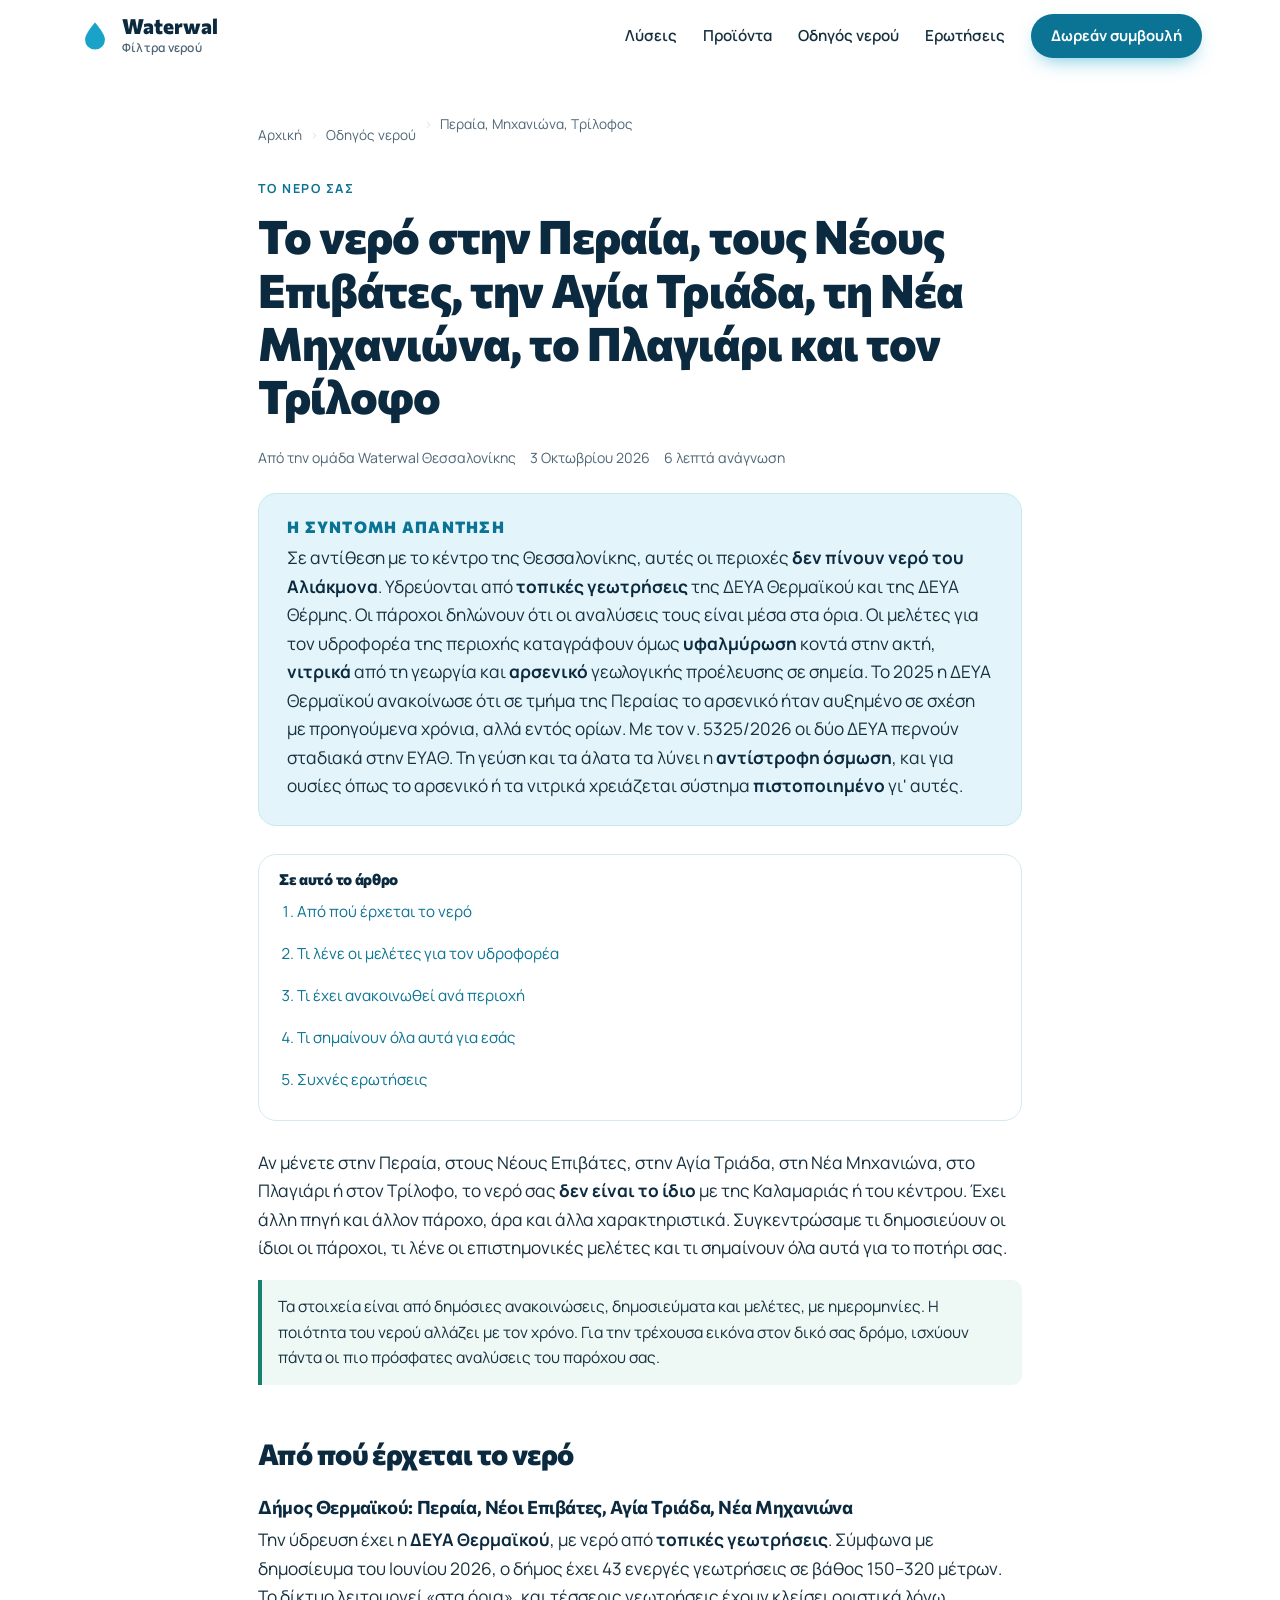
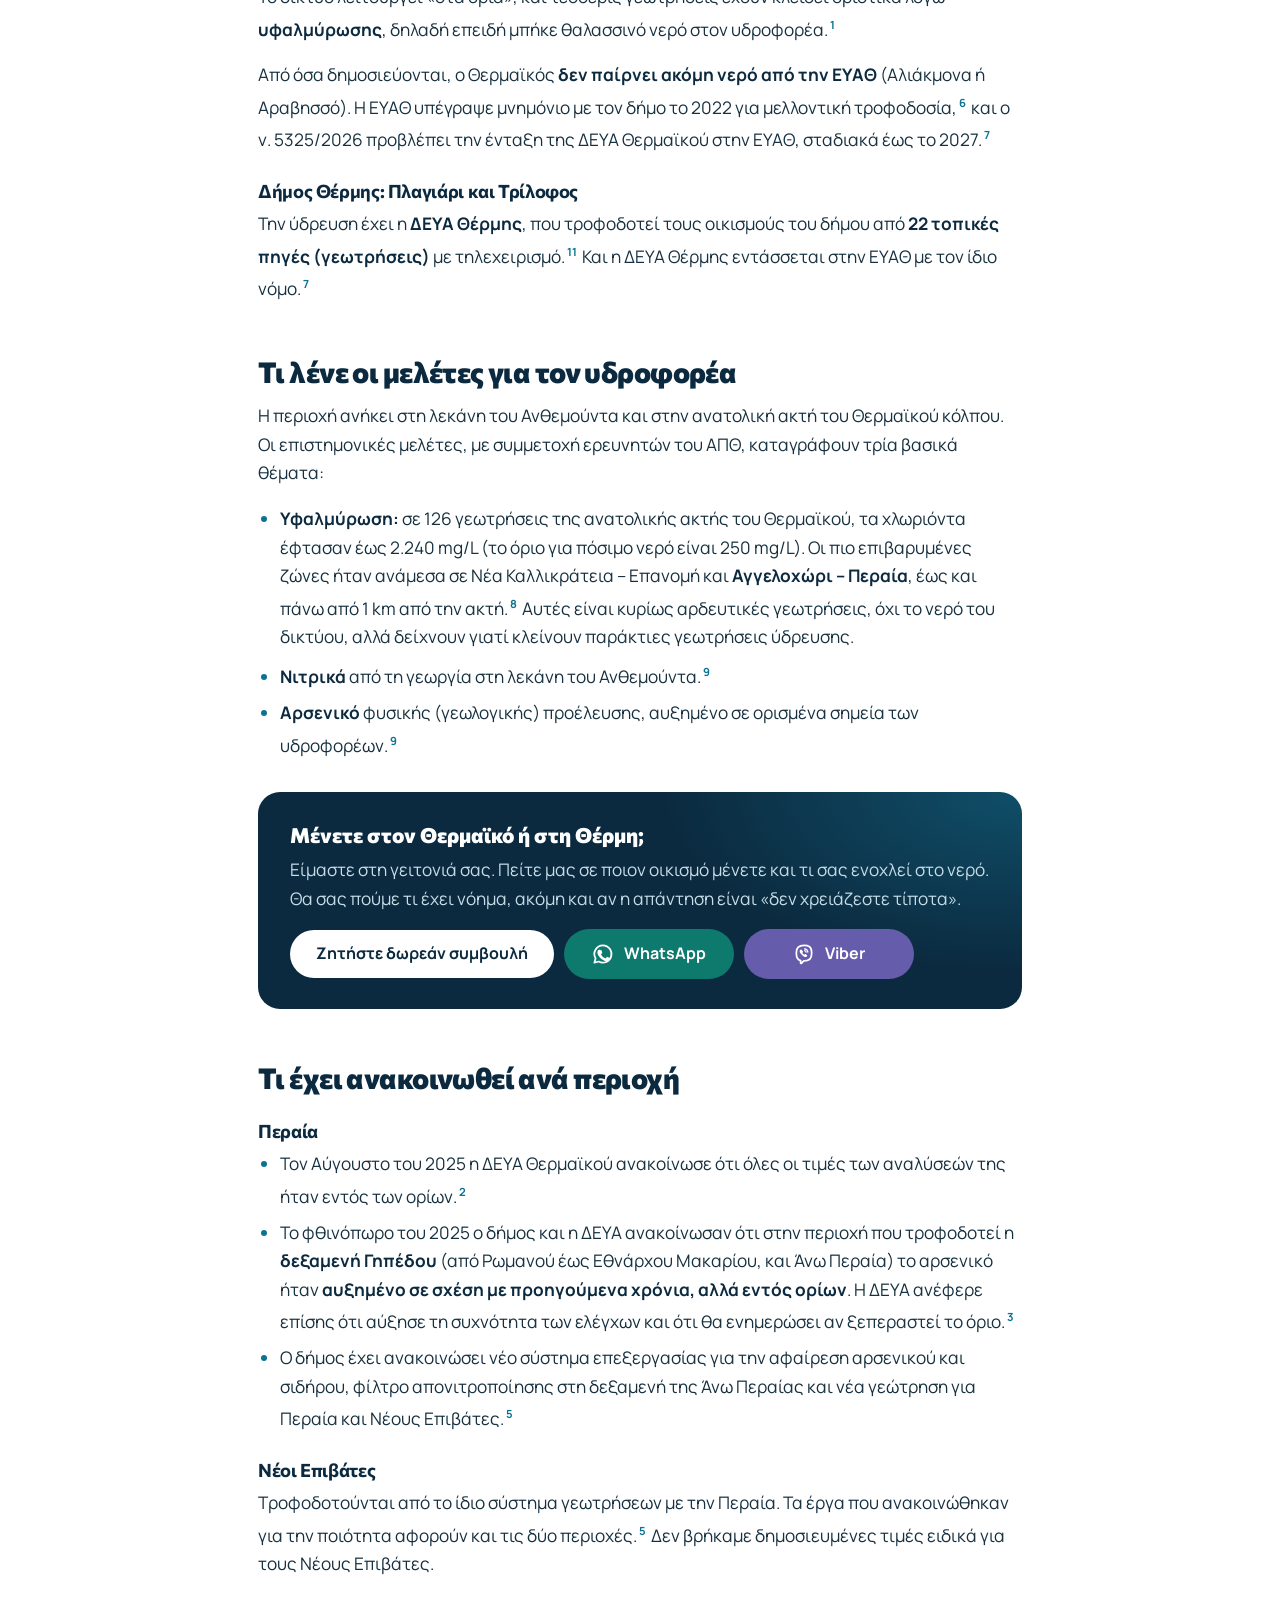
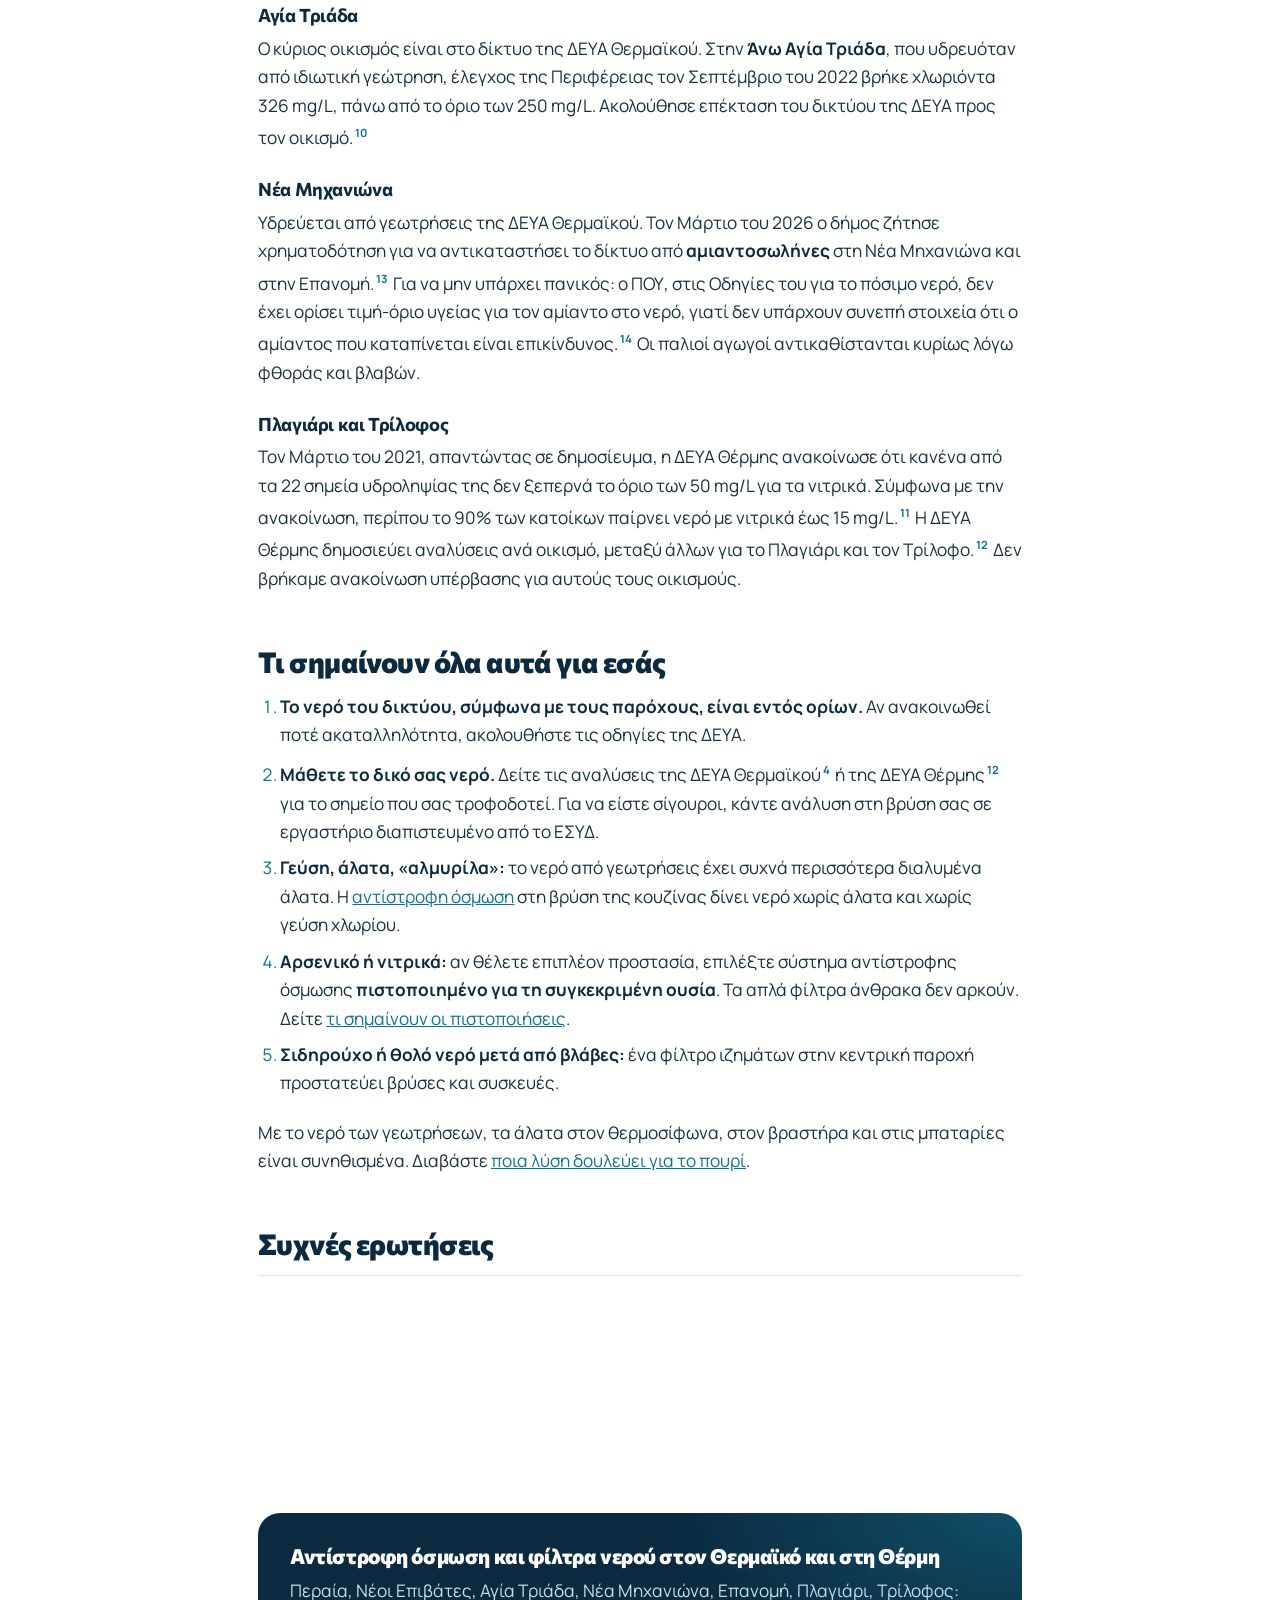
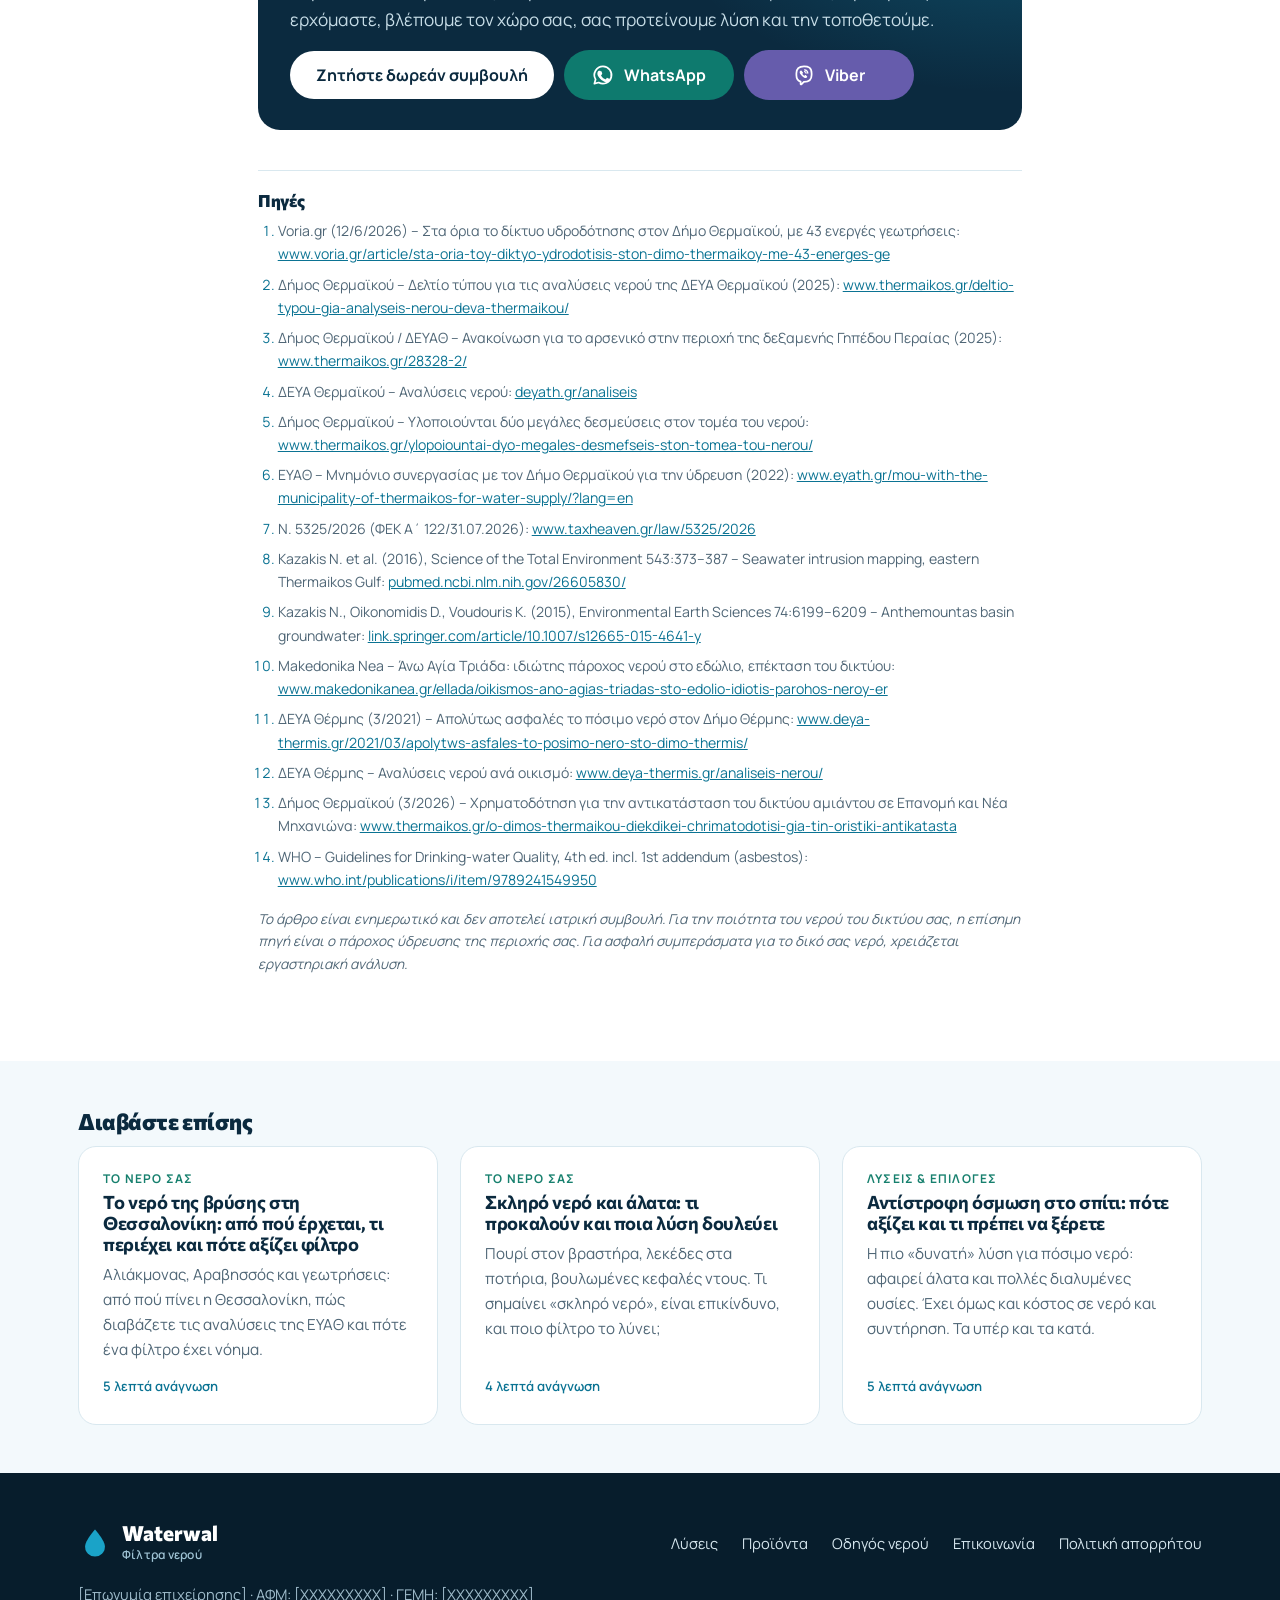
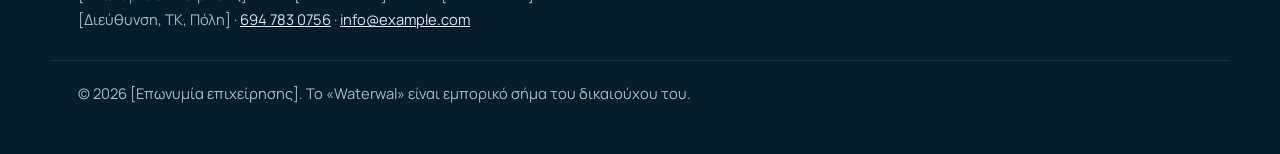
<file: odigos/nero-peraia-michaniona-trilofos.html>
<!doctype html>
<html lang="el">
<head>
  <meta charset="utf-8">
  <meta name="viewport" content="width=device-width, initial-scale=1, viewport-fit=cover">
  <meta http-equiv="Content-Security-Policy" content="default-src 'none'; script-src 'self'; style-src 'self'; img-src 'self' data:; font-src 'self'; manifest-src 'self'; connect-src 'none'; frame-src 'none'; form-action 'none'; base-uri 'none'; object-src 'none'; require-trusted-types-for 'script'; trusted-types 'none'; upgrade-insecure-requests">
  <meta name="referrer" content="strict-origin-when-cross-origin">

  <!-- TODO: αντικαταστήστε το https://www.example.gr/ με το πραγματικό σας domain (βλ. README) -->
  <title>Νερό Περαία, Μηχανιώνα, Πλαγιάρι, Τρίλοφος | Waterwal</title>
  <meta name="description" content="Από πού έρχεται το νερό σε Περαία, Νέους Επιβάτες, Αγία Τριάδα, Νέα Μηχανιώνα, Πλαγιάρι και Τρίλοφο και τι λένε αναλύσεις και μελέτες.">
  <link rel="canonical" href="https://www.example.gr/odigos/nero-peraia-michaniona-trilofos.html">
  <link rel="alternate" hreflang="el-GR" href="https://www.example.gr/odigos/nero-peraia-michaniona-trilofos.html">
  <meta name="robots" content="index, follow, max-image-preview:large, max-snippet:-1">
  <meta name="theme-color" content="#0b2a3f">
  <meta name="format-detection" content="telephone=no">

  <meta property="og:type" content="article">
  <meta property="og:locale" content="el_GR">
  <meta property="og:site_name" content="Waterwal – Φίλτρα νερού">
  <meta property="og:url" content="https://www.example.gr/odigos/nero-peraia-michaniona-trilofos.html">
  <meta property="og:title" content="Νερό Περαία, Μηχανιώνα, Πλαγιάρι, Τρίλοφος">
  <meta property="og:description" content="Από πού έρχεται το νερό σε Περαία, Νέους Επιβάτες, Αγία Τριάδα, Νέα Μηχανιώνα, Πλαγιάρι και Τρίλοφο και τι λένε αναλύσεις και μελέτες.">
  <meta property="og:image" content="https://www.example.gr/assets/og/nero-peraia-michaniona-trilofos.jpg">
  <meta property="og:image:type" content="image/jpeg">
  <meta property="og:image:width" content="1200">
  <meta property="og:image:height" content="630">
  <meta property="og:image:alt" content="Το νερό στην Περαία, τους Νέους Επιβάτες, την Αγία Τριάδα, τη Νέα Μηχανιώνα, το Πλαγιάρι και τον Τρίλοφο">
  <meta property="article:published_time" content="2026-10-03">
  <meta property="article:modified_time" content="2026-10-03">
  <meta property="article:section" content="Το νερό σας">
  <meta name="twitter:card" content="summary_large_image">
  <meta name="twitter:title" content="Νερό Περαία, Μηχανιώνα, Πλαγιάρι, Τρίλοφος">
  <meta name="twitter:description" content="Από πού έρχεται το νερό σε Περαία, Νέους Επιβάτες, Αγία Τριάδα, Νέα Μηχανιώνα, Πλαγιάρι και Τρίλοφο και τι λένε αναλύσεις και μελέτες.">
  <meta name="twitter:image" content="https://www.example.gr/assets/og/nero-peraia-michaniona-trilofos.jpg">
  <meta name="twitter:image:alt" content="Το νερό στην Περαία, τους Νέους Επιβάτες, την Αγία Τριάδα, τη Νέα Μηχανιώνα, το Πλαγιάρι και τον Τρίλοφο">

  <link rel="icon" href="../assets/favicon.svg" type="image/svg+xml">
  <link rel="icon" href="../assets/favicon-32.png" sizes="32x32" type="image/png">
  <link rel="apple-touch-icon" href="../assets/apple-touch-icon.png">
  <link rel="manifest" href="../site.webmanifest">

  <link rel="preload" href="../assets/fonts/manrope-greek.woff2" as="font" type="font/woff2" crossorigin>
  <link rel="preload" href="../assets/fonts/commissioner-greek.woff2" as="font" type="font/woff2" crossorigin>
  <link rel="stylesheet" href="../css/styles.css">
  <script src="../js/main.js" defer></script>

  <script type="application/ld+json">
{
  "@context": "https://schema.org",
  "@graph": [
    {
      "@type": "BlogPosting",
      "@id": "https://www.example.gr/odigos/nero-peraia-michaniona-trilofos.html#article",
      "headline": "Το νερό στην Περαία, τους Νέους Επιβάτες, την Αγία Τριάδα, τη Νέα Μηχανιώνα, το Πλαγιάρι και τον Τρίλοφο",
      "description": "Από πού έρχεται το νερό σε Περαία, Νέους Επιβάτες, Αγία Τριάδα, Νέα Μηχανιώνα, Πλαγιάρι και Τρίλοφο και τι λένε αναλύσεις και μελέτες.",
      "image": "https://www.example.gr/assets/og/nero-peraia-michaniona-trilofos.jpg",
      "datePublished": "2026-10-03",
      "dateModified": "2026-10-03",
      "inLanguage": "el-GR",
      "author": {
        "@type": "Organization",
        "@id": "https://www.example.gr/#business",
        "name": "Waterwal – Φίλτρα νερού"
      },
      "publisher": {
        "@id": "https://www.example.gr/#business"
      },
      "mainEntityOfPage": "https://www.example.gr/odigos/nero-peraia-michaniona-trilofos.html",
      "isPartOf": {
        "@id": "https://www.example.gr/odigos/#collection"
      },
      "about": [
        {
          "@type": "Place",
          "name": "Περαία"
        },
        {
          "@type": "Place",
          "name": "Νέοι Επιβάτες"
        },
        {
          "@type": "Place",
          "name": "Αγία Τριάδα Θεσσαλονίκης"
        },
        {
          "@type": "Place",
          "name": "Νέα Μηχανιώνα"
        },
        {
          "@type": "Place",
          "name": "Πλαγιάρι"
        },
        {
          "@type": "Place",
          "name": "Τρίλοφος"
        }
      ],
      "citation": [
        "https://www.voria.gr/article/sta-oria-toy-diktyo-ydrodotisis-ston-dimo-thermaikoy-me-43-energes-geotriseis-bathoys-apo",
        "https://www.thermaikos.gr/deltio-typou-gia-analyseis-nerou-deva-thermaikou/",
        "https://www.thermaikos.gr/28328-2/",
        "https://deyath.gr/analiseis",
        "https://www.thermaikos.gr/ylopoiountai-dyo-megales-desmefseis-ston-tomea-tou-nerou/",
        "https://www.eyath.gr/mou-with-the-municipality-of-thermaikos-for-water-supply/?lang=en",
        "https://www.taxheaven.gr/law/5325/2026",
        "https://pubmed.ncbi.nlm.nih.gov/26605830/",
        "https://link.springer.com/article/10.1007/s12665-015-4641-y",
        "https://www.makedonikanea.gr/ellada/oikismos-ano-agias-triadas-sto-edolio-idiotis-parohos-neroy-erhetai-epektasi-toy-diktyoy-me",
        "https://www.deya-thermis.gr/2021/03/apolytws-asfales-to-posimo-nero-sto-dimo-thermis/",
        "https://www.deya-thermis.gr/analiseis-nerou/",
        "https://www.thermaikos.gr/o-dimos-thermaikou-diekdikei-chrimatodotisi-gia-tin-oristiki-antikatastasi-tou-diktyou-ydrefsis-amiantou-se-epanomi-kai-nea-michaniona/",
        "https://www.who.int/publications/i/item/9789241549950"
      ]
    },
    {
      "@type": "BreadcrumbList",
      "itemListElement": [
        {
          "@type": "ListItem",
          "position": 1,
          "name": "Αρχική",
          "item": "https://www.example.gr/"
        },
        {
          "@type": "ListItem",
          "position": 2,
          "name": "Οδηγός νερού",
          "item": "https://www.example.gr/odigos/"
        },
        {
          "@type": "ListItem",
          "position": 3,
          "name": "Το νερό στην Περαία, τους Νέους Επιβάτες, την Αγία Τριάδα, τη Νέα Μηχανιώνα, το Πλαγιάρι και τον Τρίλοφο",
          "item": "https://www.example.gr/odigos/nero-peraia-michaniona-trilofos.html"
        }
      ]
    },
    {
      "@type": "FAQPage",
      "@id": "https://www.example.gr/odigos/nero-peraia-michaniona-trilofos.html#faq",
      "mainEntity": [
        {
          "@type": "Question",
          "name": "Είναι πόσιμο το νερό στην Περαία;",
          "acceptedAnswer": {
            "@type": "Answer",
            "text": "Η ΔΕΥΑ Θερμαϊκού δηλώνει ότι οι αναλύσεις της είναι εντός των ορίων της νομοθεσίας. Το 2025 ανακοίνωσε ότι στην περιοχή που τροφοδοτεί η δεξαμενή Γηπέδου το αρσενικό ήταν αυξημένο σε σχέση με προηγούμενα χρόνια, αλλά κάτω από το όριο, και ότι αύξησε τη συχνότητα των ελέγχων. Για την τρέχουσα εικόνα, δείτε τις αναλύσεις στον ιστότοπο της ΔΕΥΑ Θερμαϊκού."
          }
        },
        {
          "@type": "Question",
          "name": "Παίρνει ο Θερμαϊκός νερό από την ΕΥΑΘ;",
          "acceptedAnswer": {
            "@type": "Answer",
            "text": "Από όσα δημοσιεύονται, όχι ακόμη. Η υδροδότηση γίνεται από τοπικές γεωτρήσεις. Υπάρχει μνημόνιο συνεργασίας με την ΕΥΑΘ από το 2022, και ο ν. 5325/2026 προβλέπει την ένταξη της ΔΕΥΑ Θερμαϊκού στην ΕΥΑΘ. Η τροφοδοσία με νερό Αλιάκμονα συνδέεται με την επέκταση της μονάδας επεξεργασίας της ΕΥΑΘ."
          }
        },
        {
          "@type": "Question",
          "name": "Ποιο φίλτρο αφαιρεί το αρσενικό;",
          "acceptedAnswer": {
            "@type": "Answer",
            "text": "Η αντίστροφη όσμωση μπορεί να μειώσει το αρσενικό, αλλά μόνο αν το συγκεκριμένο σύστημα είναι πιστοποιημένο γι' αυτό (π.χ. NSF/ANSI 58 με ισχυρισμό για αρσενικό). Τα απλά φίλτρα άνθρακα δεν το αφαιρούν αξιόπιστα. Αν σας απασχολεί, ξεκινήστε με ανάλυση του νερού σας."
          }
        }
      ]
    }
  ]
}
  </script>
</head>
<body>

<svg class="sprite" aria-hidden="true" focusable="false">
  <symbol id="ic-drop" viewBox="0 0 24 24">
    <path d="M12 2.5S5 10.2 5 14.6a7 7 0 0 0 14 0C19 10.2 12 2.5 12 2.5z" fill="currentColor"/>
  </symbol>
  <symbol id="ic-whatsapp" viewBox="0 0 24 24">
    <path d="M12 2.6a9.4 9.4 0 0 0-8.1 14.2L2.6 21.4l4.7-1.2A9.4 9.4 0 1 0 12 2.6z" fill="none" stroke="currentColor" stroke-width="1.9" stroke-linejoin="round"/>
    <path d="M9.1 7.4c-.3-.6-.6-.6-.9-.6h-.7c-.3 0-.7.1-1 .5-.4.4-1.3 1.3-1.3 3.1s1.3 3.6 1.5 3.8c.2.3 2.6 4.1 6.4 5.6 3.1 1.2 3.8 1 4.5.9.7-.1 2.2-.9 2.5-1.8.3-.9.3-1.6.2-1.8-.1-.2-.3-.3-.7-.5l-2.3-1.1c-.3-.1-.6-.2-.8.2l-1 1.3c-.2.2-.4.3-.8.1-.4-.2-1.5-.6-2.9-1.8-1.1-1-1.8-2.1-2-2.5-.2-.4 0-.6.2-.8l.6-.7c.2-.2.3-.4.4-.7.1-.3 0-.5 0-.7l-.9-2.4z" fill="currentColor" transform="translate(1.2 1.2) scale(.9)"/>
  </symbol>
  <symbol id="ic-viber" viewBox="0 0 24 24">
    <path d="M12 2.5c-4.6 0-8.3 1.3-8.3 7.6v2.2c0 4 1.7 6 4.6 6.9v2.6c0 .5.6.7.9.4l2.6-2.7h.2c4.6 0 8.3-1.3 8.3-7.6v-1.8c0-6.3-3.7-7.6-8.3-7.6z" fill="none" stroke="currentColor" stroke-width="1.9" stroke-linejoin="round"/>
    <path d="M9.3 7.3c-.3-.3-.8-.3-1.1 0l-.6.6c-.6.6-.4 1.9.6 3.4a10.6 10.6 0 0 0 3.6 3.4c1.4.8 2.4.8 2.9.3l.6-.6c.3-.3.3-.8 0-1.1l-1.2-1c-.3-.3-.8-.3-1.1 0l-.5.5c-.8-.3-1.9-1.4-2.3-2.3l.5-.5c.3-.3.3-.8 0-1.1z" fill="currentColor"/>
    <path d="M12.6 6.4a4 4 0 0 1 3.6 3.6M12.6 8.3a2 2 0 0 1 1.7 1.7" fill="none" stroke="currentColor" stroke-width="1.3" stroke-linecap="round"/>
  </symbol>
  <symbol id="ic-phone" viewBox="0 0 24 24">
    <path d="M6.6 10.8a15.1 15.1 0 0 0 6.6 6.6l2.2-2.2a1 1 0 0 1 1-.25 11.4 11.4 0 0 0 3.6.57 1 1 0 0 1 1 1V20a1 1 0 0 1-1 1A17 17 0 0 1 3 4a1 1 0 0 1 1-1h3.5a1 1 0 0 1 1 1c0 1.25.2 2.45.57 3.57a1 1 0 0 1-.25 1z" fill="currentColor"/>
  </symbol>
</svg>

<a class="skip-link" href="#main">Μετάβαση στο περιεχόμενο</a>

<header class="site-header" id="top">
  <div class="container header-inner">
    <a class="logo" href="../">
      <svg class="logo-mark" aria-hidden="true"><use href="#ic-drop"/></svg>
      <span class="logo-text">Waterwal<small>Φίλτρα νερού</small></span>
    </a>
    <button class="nav-toggle" type="button" aria-expanded="false" aria-controls="site-nav">
      <span class="sr-only">Μενού</span><span class="bar"></span><span class="bar"></span><span class="bar"></span>
    </button>
    <nav class="site-nav" id="site-nav" aria-label="Κύρια πλοήγηση">
      <a href="../#solutions">Λύσεις</a>
      <a href="../#products">Προϊόντα</a>
      <a href="./">Οδηγός νερού</a>
      <a href="../#faq">Ερωτήσεις</a>
      <a class="btn btn-primary btn-sm" href="../#contact">Δωρεάν συμβουλή</a>
    </nav>
  </div>
</header>

<main id="main">
  <article class="article">
    <div class="container narrow">
      <nav class="breadcrumb" aria-label="Διαδρομή">
        <ol>
          <li><a href="../">Αρχική</a></li>
          <li><a href="./">Οδηγός νερού</a></li>
          <li aria-current="page">Περαία, Μηχανιώνα, Τρίλοφος</li>
        </ol>
      </nav>
      <header class="article-head">
        <p class="eyebrow">Το νερό σας</p>
        <h1>Το νερό στην Περαία, τους Νέους Επιβάτες, την Αγία Τριάδα, τη Νέα Μηχανιώνα, το Πλαγιάρι και τον Τρίλοφο</h1>
        <p class="article-meta"><span>Από την ομάδα Waterwal Θεσσαλονίκης</span><span><time datetime="2026-10-03">3 Οκτωβρίου 2026</time></span><span>6 λεπτά ανάγνωση</span></p>
      </header>

      <div class="article-body">
        <section class="tldr" aria-labelledby="tldr-title">
          <h2 id="tldr-title">Η σύντομη απάντηση</h2>
          <p>Σε αντίθεση με το κέντρο της Θεσσαλονίκης, αυτές οι περιοχές <strong>δεν πίνουν νερό του Αλιάκμονα</strong>. Υδρεύονται από <strong>τοπικές γεωτρήσεις</strong> της ΔΕΥΑ Θερμαϊκού και της ΔΕΥΑ Θέρμης. Οι πάροχοι δηλώνουν ότι οι αναλύσεις τους είναι μέσα στα όρια. Οι μελέτες για τον υδροφορέα της περιοχής καταγράφουν όμως <strong>υφαλμύρωση</strong> κοντά στην ακτή, <strong>νιτρικά</strong> από τη γεωργία και <strong>αρσενικό</strong> γεωλογικής προέλευσης σε σημεία. Το 2025 η ΔΕΥΑ Θερμαϊκού ανακοίνωσε ότι σε τμήμα της Περαίας το αρσενικό ήταν αυξημένο σε σχέση με προηγούμενα χρόνια, αλλά εντός ορίων. Με τον ν. 5325/2026 οι δύο ΔΕΥΑ περνούν σταδιακά στην ΕΥΑΘ. Τη γεύση και τα άλατα τα λύνει η <strong>αντίστροφη όσμωση</strong>, και για ουσίες όπως το αρσενικό ή τα νιτρικά χρειάζεται σύστημα <strong>πιστοποιημένο</strong> γι' αυτές.</p>
        </section>

        <nav class="toc" aria-labelledby="toc-title">
          <h2 id="toc-title">Σε αυτό το άρθρο</h2>
          <ol>
      <li><a href="#pigi">Από πού έρχεται το νερό</a></li>
      <li><a href="#ydroforeas">Τι λένε οι μελέτες για τον υδροφορέα</a></li>
      <li><a href="#perioxes">Τι έχει ανακοινωθεί ανά περιοχή</a></li>
      <li><a href="#ti-simainei">Τι σημαίνουν όλα αυτά για εσάς</a></li>
      <li><a href="#syxnes-erotiseis">Συχνές ερωτήσεις</a></li>
          </ol>
        </nav>

<p>Αν μένετε στην Περαία, στους Νέους Επιβάτες, στην Αγία Τριάδα, στη Νέα Μηχανιώνα, στο Πλαγιάρι ή στον Τρίλοφο, το νερό σας <strong>δεν είναι το ίδιο</strong> με της Καλαμαριάς ή του κέντρου. Έχει άλλη πηγή και άλλον πάροχο, άρα και άλλα χαρακτηριστικά. Συγκεντρώσαμε τι δημοσιεύουν οι ίδιοι οι πάροχοι, τι λένε οι επιστημονικές μελέτες και τι σημαίνουν όλα αυτά για το ποτήρι σας.</p>
<p class="note">Τα στοιχεία είναι από δημόσιες ανακοινώσεις, δημοσιεύματα και μελέτες, με ημερομηνίες. Η ποιότητα του νερού αλλάζει με τον χρόνο. Για την τρέχουσα εικόνα στον δικό σας δρόμο, ισχύουν πάντα οι πιο πρόσφατες αναλύσεις του παρόχου σας.</p>

<h2 id="pigi">Από πού έρχεται το νερό</h2>
<h3>Δήμος Θερμαϊκού: Περαία, Νέοι Επιβάτες, Αγία Τριάδα, Νέα Μηχανιώνα</h3>
<p>Την ύδρευση έχει η <strong>ΔΕΥΑ Θερμαϊκού</strong>, με νερό από <strong>τοπικές γεωτρήσεις</strong>. Σύμφωνα με δημοσίευμα του Ιουνίου 2026, ο δήμος έχει 43 ενεργές γεωτρήσεις σε βάθος 150–320 μέτρων. Το δίκτυο λειτουργεί «στα όρια», και τέσσερις γεωτρήσεις έχουν κλείσει οριστικά λόγω <strong>υφαλμύρωσης</strong>, δηλαδή επειδή μπήκε θαλασσινό νερό στον υδροφορέα.<sup><a href="#src-1" aria-label="Πηγή 1">1</a></sup></p>
<p>Από όσα δημοσιεύονται, ο Θερμαϊκός <strong>δεν παίρνει ακόμη νερό από την ΕΥΑΘ</strong> (Αλιάκμονα ή Αραβησσό). Η ΕΥΑΘ υπέγραψε μνημόνιο με τον δήμο το 2022 για μελλοντική τροφοδοσία,<sup><a href="#src-6" aria-label="Πηγή 6">6</a></sup> και ο ν. 5325/2026 προβλέπει την ένταξη της ΔΕΥΑ Θερμαϊκού στην ΕΥΑΘ, σταδιακά έως το 2027.<sup><a href="#src-7" aria-label="Πηγή 7">7</a></sup></p>
<h3>Δήμος Θέρμης: Πλαγιάρι και Τρίλοφος</h3>
<p>Την ύδρευση έχει η <strong>ΔΕΥΑ Θέρμης</strong>, που τροφοδοτεί τους οικισμούς του δήμου από <strong>22 τοπικές πηγές (γεωτρήσεις)</strong> με τηλεχειρισμό.<sup><a href="#src-11" aria-label="Πηγή 11">11</a></sup> Και η ΔΕΥΑ Θέρμης εντάσσεται στην ΕΥΑΘ με τον ίδιο νόμο.<sup><a href="#src-7" aria-label="Πηγή 7">7</a></sup></p>

<h2 id="ydroforeas">Τι λένε οι μελέτες για τον υδροφορέα</h2>
<p>Η περιοχή ανήκει στη λεκάνη του Ανθεμούντα και στην ανατολική ακτή του Θερμαϊκού κόλπου. Οι επιστημονικές μελέτες, με συμμετοχή ερευνητών του ΑΠΘ, καταγράφουν τρία βασικά θέματα:</p>
<ul>
  <li><strong>Υφαλμύρωση:</strong> σε 126 γεωτρήσεις της ανατολικής ακτής του Θερμαϊκού, τα χλωριόντα έφτασαν έως 2.240 mg/L (το όριο για πόσιμο νερό είναι 250 mg/L). Οι πιο επιβαρυμένες ζώνες ήταν ανάμεσα σε Νέα Καλλικράτεια – Επανομή και <strong>Αγγελοχώρι – Περαία</strong>, έως και πάνω από 1 km από την ακτή.<sup><a href="#src-8" aria-label="Πηγή 8">8</a></sup> Αυτές είναι κυρίως αρδευτικές γεωτρήσεις, όχι το νερό του δικτύου, αλλά δείχνουν γιατί κλείνουν παράκτιες γεωτρήσεις ύδρευσης.</li>
  <li><strong>Νιτρικά</strong> από τη γεωργία στη λεκάνη του Ανθεμούντα.<sup><a href="#src-9" aria-label="Πηγή 9">9</a></sup></li>
  <li><strong>Αρσενικό</strong> φυσικής (γεωλογικής) προέλευσης, αυξημένο σε ορισμένα σημεία των υδροφορέων.<sup><a href="#src-9" aria-label="Πηγή 9">9</a></sup></li>
</ul>

<aside class="cta-box" aria-label="Δωρεάν συμβουλή">
  <p class="cta-title">Μένετε στον Θερμαϊκό ή στη Θέρμη;</p>
  <p>Είμαστε στη γειτονιά σας. Πείτε μας σε ποιον οικισμό μένετε και τι σας ενοχλεί στο νερό. Θα σας πούμε τι έχει νόημα, ακόμη και αν η απάντηση είναι «δεν χρειάζεστε τίποτα».</p>
  <div class="cta-actions">
    <a class="btn btn-light" href="../#contact">Ζητήστε δωρεάν συμβουλή</a>
    <div class="chat-buttons">
      <a class="btn btn-chat btn-whatsapp" href="https://wa.me/306947830756?text=%CE%93%CE%B5%CE%B9%CE%B1%20%CF%83%CE%B1%CF%82%21%20%CE%94%CE%B9%CE%AC%CE%B2%CE%B1%CF%83%CE%B1%20%CF%84%CE%BF%20%CE%AC%CF%81%CE%B8%CF%81%CE%BF%20%CE%B3%CE%B9%CE%B1%20%CF%84%CE%BF%20%CE%BD%CE%B5%CF%81%CF%8C%20%CF%83%CF%84%CE%BF%CE%BD%20%CE%98%CE%B5%CF%81%CE%BC%CE%B1%CF%8A%CE%BA%CF%8C%2F%CF%83%CF%84%CE%B7%20%CE%98%CE%AD%CF%81%CE%BC%CE%B7.%20%CE%9C%CE%AD%CE%BD%CF%89%20%CF%83%CF%84%CE%B7%CE%BD%20%CF%80%CE%B5%CF%81%CE%B9%CE%BF%CF%87%CE%AE%3A%20" target="_blank" rel="noopener noreferrer"><svg aria-hidden="true"><use href="#ic-whatsapp"/></svg>WhatsApp<span class="sr-only"> (ανοίγει σε νέα καρτέλα)</span></a>
      <a class="btn btn-chat btn-viber" href="viber://chat?number=%2B306947830756"><svg aria-hidden="true"><use href="#ic-viber"/></svg>Viber</a>
    </div>
  </div>
</aside>

<h2 id="perioxes">Τι έχει ανακοινωθεί ανά περιοχή</h2>
<h3>Περαία</h3>
<ul>
  <li>Τον Αύγουστο του 2025 η ΔΕΥΑ Θερμαϊκού ανακοίνωσε ότι όλες οι τιμές των αναλύσεών της ήταν εντός των ορίων.<sup><a href="#src-2" aria-label="Πηγή 2">2</a></sup></li>
  <li>Το φθινόπωρο του 2025 ο δήμος και η ΔΕΥΑ ανακοίνωσαν ότι στην περιοχή που τροφοδοτεί η <strong>δεξαμενή Γηπέδου</strong> (από Ρωμανού έως Εθνάρχου Μακαρίου, και Άνω Περαία) το αρσενικό ήταν <strong>αυξημένο σε σχέση με προηγούμενα χρόνια, αλλά εντός ορίων</strong>. Η ΔΕΥΑ ανέφερε επίσης ότι αύξησε τη συχνότητα των ελέγχων και ότι θα ενημερώσει αν ξεπεραστεί το όριο.<sup><a href="#src-3" aria-label="Πηγή 3">3</a></sup></li>
  <li>Ο δήμος έχει ανακοινώσει νέο σύστημα επεξεργασίας για την αφαίρεση αρσενικού και σιδήρου, φίλτρο απονιτροποίησης στη δεξαμενή της Άνω Περαίας και νέα γεώτρηση για Περαία και Νέους Επιβάτες.<sup><a href="#src-5" aria-label="Πηγή 5">5</a></sup></li>
</ul>
<h3>Νέοι Επιβάτες</h3>
<p>Τροφοδοτούνται από το ίδιο σύστημα γεωτρήσεων με την Περαία. Τα έργα που ανακοινώθηκαν για την ποιότητα αφορούν και τις δύο περιοχές.<sup><a href="#src-5" aria-label="Πηγή 5">5</a></sup> Δεν βρήκαμε δημοσιευμένες τιμές ειδικά για τους Νέους Επιβάτες.</p>
<h3>Αγία Τριάδα</h3>
<p>Ο κύριος οικισμός είναι στο δίκτυο της ΔΕΥΑ Θερμαϊκού. Στην <strong>Άνω Αγία Τριάδα</strong>, που υδρευόταν από ιδιωτική γεώτρηση, έλεγχος της Περιφέρειας τον Σεπτέμβριο του 2022 βρήκε χλωριόντα 326 mg/L, πάνω από το όριο των 250 mg/L. Ακολούθησε επέκταση του δικτύου της ΔΕΥΑ προς τον οικισμό.<sup><a href="#src-10" aria-label="Πηγή 10">10</a></sup></p>
<h3>Νέα Μηχανιώνα</h3>
<p>Υδρεύεται από γεωτρήσεις της ΔΕΥΑ Θερμαϊκού. Τον Μάρτιο του 2026 ο δήμος ζήτησε χρηματοδότηση για να αντικαταστήσει το δίκτυο από <strong>αμιαντοσωλήνες</strong> στη Νέα Μηχανιώνα και στην Επανομή.<sup><a href="#src-13" aria-label="Πηγή 13">13</a></sup> Για να μην υπάρχει πανικός: ο ΠΟΥ, στις Οδηγίες του για το πόσιμο νερό, δεν έχει ορίσει τιμή-όριο υγείας για τον αμίαντο στο νερό, γιατί δεν υπάρχουν συνεπή στοιχεία ότι ο αμίαντος που καταπίνεται είναι επικίνδυνος.<sup><a href="#src-14" aria-label="Πηγή 14">14</a></sup> Οι παλιοί αγωγοί αντικαθίστανται κυρίως λόγω φθοράς και βλαβών.</p>
<h3>Πλαγιάρι και Τρίλοφος</h3>
<p>Τον Μάρτιο του 2021, απαντώντας σε δημοσίευμα, η ΔΕΥΑ Θέρμης ανακοίνωσε ότι κανένα από τα 22 σημεία υδροληψίας της δεν ξεπερνά το όριο των 50 mg/L για τα νιτρικά. Σύμφωνα με την ανακοίνωση, περίπου το 90% των κατοίκων παίρνει νερό με νιτρικά έως 15 mg/L.<sup><a href="#src-11" aria-label="Πηγή 11">11</a></sup> Η ΔΕΥΑ Θέρμης δημοσιεύει αναλύσεις ανά οικισμό, μεταξύ άλλων για το Πλαγιάρι και τον Τρίλοφο.<sup><a href="#src-12" aria-label="Πηγή 12">12</a></sup> Δεν βρήκαμε ανακοίνωση υπέρβασης για αυτούς τους οικισμούς.</p>

<h2 id="ti-simainei">Τι σημαίνουν όλα αυτά για εσάς</h2>
<ol>
  <li><strong>Το νερό του δικτύου, σύμφωνα με τους παρόχους, είναι εντός ορίων.</strong> Αν ανακοινωθεί ποτέ ακαταλληλότητα, ακολουθήστε τις οδηγίες της ΔΕΥΑ.</li>
  <li><strong>Μάθετε το δικό σας νερό.</strong> Δείτε τις αναλύσεις της ΔΕΥΑ Θερμαϊκού<sup><a href="#src-4" aria-label="Πηγή 4">4</a></sup> ή της ΔΕΥΑ Θέρμης<sup><a href="#src-12" aria-label="Πηγή 12">12</a></sup> για το σημείο που σας τροφοδοτεί. Για να είστε σίγουροι, κάντε ανάλυση στη βρύση σας σε εργαστήριο διαπιστευμένο από το ΕΣΥΔ.</li>
  <li><strong>Γεύση, άλατα, «αλμυρίλα»:</strong> το νερό από γεωτρήσεις έχει συχνά περισσότερα διαλυμένα άλατα. Η <a href="antistrofi-osmosi.html">αντίστροφη όσμωση</a> στη βρύση της κουζίνας δίνει νερό χωρίς άλατα και χωρίς γεύση χλωρίου.</li>
  <li><strong>Αρσενικό ή νιτρικά:</strong> αν θέλετε επιπλέον προστασία, επιλέξτε σύστημα αντίστροφης όσμωσης <strong>πιστοποιημένο για τη συγκεκριμένη ουσία</strong>. Τα απλά φίλτρα άνθρακα δεν αρκούν. Δείτε <a href="pos-dialego-filtro-nerou.html#erotisi-4">τι σημαίνουν οι πιστοποιήσεις</a>.</li>
  <li><strong>Σιδηρούχο ή θολό νερό μετά από βλάβες:</strong> ένα φίλτρο ιζημάτων στην κεντρική παροχή προστατεύει βρύσες και συσκευές.</li>
</ol>
<p>Με το νερό των γεωτρήσεων, τα άλατα στον θερμοσίφωνα, στον βραστήρα και στις μπαταρίες είναι συνηθισμένα. Διαβάστε <a href="sklero-nero-alata.html">ποια λύση δουλεύει για το πουρί</a>.</p>

    <h2 id="syxnes-erotiseis">Συχνές ερωτήσεις</h2>
    <div class="faq article-faq">
      <details>
        <summary>Είναι πόσιμο το νερό στην Περαία;</summary>
        <p>Η ΔΕΥΑ Θερμαϊκού δηλώνει ότι οι αναλύσεις της είναι εντός των ορίων της νομοθεσίας. Το 2025 ανακοίνωσε ότι στην περιοχή που τροφοδοτεί η δεξαμενή Γηπέδου το αρσενικό ήταν αυξημένο σε σχέση με προηγούμενα χρόνια, αλλά κάτω από το όριο, και ότι αύξησε τη συχνότητα των ελέγχων. Για την τρέχουσα εικόνα, δείτε τις αναλύσεις στον ιστότοπο της ΔΕΥΑ Θερμαϊκού.</p>
      </details>
      <details>
        <summary>Παίρνει ο Θερμαϊκός νερό από την ΕΥΑΘ;</summary>
        <p>Από όσα δημοσιεύονται, όχι ακόμη. Η υδροδότηση γίνεται από τοπικές γεωτρήσεις. Υπάρχει μνημόνιο συνεργασίας με την ΕΥΑΘ από το 2022, και ο ν. 5325/2026 προβλέπει την ένταξη της ΔΕΥΑ Θερμαϊκού στην ΕΥΑΘ. Η τροφοδοσία με νερό Αλιάκμονα συνδέεται με την επέκταση της μονάδας επεξεργασίας της ΕΥΑΘ.</p>
      </details>
      <details>
        <summary>Ποιο φίλτρο αφαιρεί το αρσενικό;</summary>
        <p>Η αντίστροφη όσμωση μπορεί να μειώσει το αρσενικό, αλλά μόνο αν το συγκεκριμένο σύστημα είναι πιστοποιημένο γι' αυτό (π.χ. NSF/ANSI 58 με ισχυρισμό για αρσενικό). Τα απλά φίλτρα άνθρακα δεν το αφαιρούν αξιόπιστα. Αν σας απασχολεί, ξεκινήστε με ανάλυση του νερού σας.</p>
      </details>
    </div>

<aside class="cta-box" aria-label="Δωρεάν συμβουλή">
  <h2>Αντίστροφη όσμωση και φίλτρα νερού στον Θερμαϊκό και στη Θέρμη</h2>
  <p>Περαία, Νέοι Επιβάτες, Αγία Τριάδα, Νέα Μηχανιώνα, Επανομή, Πλαγιάρι, Τρίλοφος: ερχόμαστε, βλέπουμε τον χώρο σας, σας προτείνουμε λύση και την τοποθετούμε.</p>
  <div class="cta-actions">
    <a class="btn btn-light" href="../#contact">Ζητήστε δωρεάν συμβουλή</a>
    <div class="chat-buttons">
      <a class="btn btn-chat btn-whatsapp" href="https://wa.me/306947830756?text=%CE%93%CE%B5%CE%B9%CE%B1%20%CF%83%CE%B1%CF%82%21%20%CE%94%CE%B9%CE%AC%CE%B2%CE%B1%CF%83%CE%B1%20%CF%84%CE%BF%20%CE%AC%CF%81%CE%B8%CF%81%CE%BF%20%CE%B3%CE%B9%CE%B1%20%CF%84%CE%BF%20%CE%BD%CE%B5%CF%81%CF%8C%20%CF%83%CF%84%CE%BF%CE%BD%20%CE%98%CE%B5%CF%81%CE%BC%CE%B1%CF%8A%CE%BA%CF%8C%2F%CF%83%CF%84%CE%B7%20%CE%98%CE%AD%CF%81%CE%BC%CE%B7.%20%CE%9C%CE%AD%CE%BD%CF%89%20%CF%83%CF%84%CE%B7%CE%BD%20%CF%80%CE%B5%CF%81%CE%B9%CE%BF%CF%87%CE%AE%3A%20" target="_blank" rel="noopener noreferrer"><svg aria-hidden="true"><use href="#ic-whatsapp"/></svg>WhatsApp<span class="sr-only"> (ανοίγει σε νέα καρτέλα)</span></a>
      <a class="btn btn-chat btn-viber" href="viber://chat?number=%2B306947830756"><svg aria-hidden="true"><use href="#ic-viber"/></svg>Viber</a>
    </div>
  </div>
</aside>

        <section class="sources" aria-labelledby="sources-title">
          <h2 id="sources-title">Πηγές</h2>
          <ol>
      <li id="src-1">Voria.gr (12/6/2026) – Στα όρια το δίκτυο υδροδότησης στον Δήμο Θερμαϊκού, με 43 ενεργές γεωτρήσεις: <a href="https://www.voria.gr/article/sta-oria-toy-diktyo-ydrodotisis-ston-dimo-thermaikoy-me-43-energes-geotriseis-bathoys-apo" rel="noopener noreferrer" target="_blank">www.voria.gr/article/sta-oria-toy-diktyo-ydrodotisis-ston-dimo-thermaikoy-me-43-energes-ge<span class="sr-only"> (ανοίγει σε νέα καρτέλα)</span></a></li>
      <li id="src-2">Δήμος Θερμαϊκού – Δελτίο τύπου για τις αναλύσεις νερού της ΔΕΥΑ Θερμαϊκού (2025): <a href="https://www.thermaikos.gr/deltio-typou-gia-analyseis-nerou-deva-thermaikou/" rel="noopener noreferrer" target="_blank">www.thermaikos.gr/deltio-typou-gia-analyseis-nerou-deva-thermaikou/<span class="sr-only"> (ανοίγει σε νέα καρτέλα)</span></a></li>
      <li id="src-3">Δήμος Θερμαϊκού / ΔΕΥΑΘ – Ανακοίνωση για το αρσενικό στην περιοχή της δεξαμενής Γηπέδου Περαίας (2025): <a href="https://www.thermaikos.gr/28328-2/" rel="noopener noreferrer" target="_blank">www.thermaikos.gr/28328-2/<span class="sr-only"> (ανοίγει σε νέα καρτέλα)</span></a></li>
      <li id="src-4">ΔΕΥΑ Θερμαϊκού – Αναλύσεις νερού: <a href="https://deyath.gr/analiseis" rel="noopener noreferrer" target="_blank">deyath.gr/analiseis<span class="sr-only"> (ανοίγει σε νέα καρτέλα)</span></a></li>
      <li id="src-5">Δήμος Θερμαϊκού – Υλοποιούνται δύο μεγάλες δεσμεύσεις στον τομέα του νερού: <a href="https://www.thermaikos.gr/ylopoiountai-dyo-megales-desmefseis-ston-tomea-tou-nerou/" rel="noopener noreferrer" target="_blank">www.thermaikos.gr/ylopoiountai-dyo-megales-desmefseis-ston-tomea-tou-nerou/<span class="sr-only"> (ανοίγει σε νέα καρτέλα)</span></a></li>
      <li id="src-6">ΕΥΑΘ – Μνημόνιο συνεργασίας με τον Δήμο Θερμαϊκού για την ύδρευση (2022): <a href="https://www.eyath.gr/mou-with-the-municipality-of-thermaikos-for-water-supply/?lang=en" rel="noopener noreferrer" target="_blank">www.eyath.gr/mou-with-the-municipality-of-thermaikos-for-water-supply/?lang=en<span class="sr-only"> (ανοίγει σε νέα καρτέλα)</span></a></li>
      <li id="src-7">Ν. 5325/2026 (ΦΕΚ Α΄ 122/31.07.2026): <a href="https://www.taxheaven.gr/law/5325/2026" rel="noopener noreferrer" target="_blank">www.taxheaven.gr/law/5325/2026<span class="sr-only"> (ανοίγει σε νέα καρτέλα)</span></a></li>
      <li id="src-8">Kazakis N. et al. (2016), Science of the Total Environment 543:373–387 – Seawater intrusion mapping, eastern Thermaikos Gulf: <a href="https://pubmed.ncbi.nlm.nih.gov/26605830/" rel="noopener noreferrer" target="_blank">pubmed.ncbi.nlm.nih.gov/26605830/<span class="sr-only"> (ανοίγει σε νέα καρτέλα)</span></a></li>
      <li id="src-9">Kazakis N., Oikonomidis D., Voudouris K. (2015), Environmental Earth Sciences 74:6199–6209 – Anthemountas basin groundwater: <a href="https://link.springer.com/article/10.1007/s12665-015-4641-y" rel="noopener noreferrer" target="_blank">link.springer.com/article/10.1007/s12665-015-4641-y<span class="sr-only"> (ανοίγει σε νέα καρτέλα)</span></a></li>
      <li id="src-10">Makedonika Nea – Άνω Αγία Τριάδα: ιδιώτης πάροχος νερού στο εδώλιο, επέκταση του δικτύου: <a href="https://www.makedonikanea.gr/ellada/oikismos-ano-agias-triadas-sto-edolio-idiotis-parohos-neroy-erhetai-epektasi-toy-diktyoy-me" rel="noopener noreferrer" target="_blank">www.makedonikanea.gr/ellada/oikismos-ano-agias-triadas-sto-edolio-idiotis-parohos-neroy-er<span class="sr-only"> (ανοίγει σε νέα καρτέλα)</span></a></li>
      <li id="src-11">ΔΕΥΑ Θέρμης (3/2021) – Απολύτως ασφαλές το πόσιμο νερό στον Δήμο Θέρμης: <a href="https://www.deya-thermis.gr/2021/03/apolytws-asfales-to-posimo-nero-sto-dimo-thermis/" rel="noopener noreferrer" target="_blank">www.deya-thermis.gr/2021/03/apolytws-asfales-to-posimo-nero-sto-dimo-thermis/<span class="sr-only"> (ανοίγει σε νέα καρτέλα)</span></a></li>
      <li id="src-12">ΔΕΥΑ Θέρμης – Αναλύσεις νερού ανά οικισμό: <a href="https://www.deya-thermis.gr/analiseis-nerou/" rel="noopener noreferrer" target="_blank">www.deya-thermis.gr/analiseis-nerou/<span class="sr-only"> (ανοίγει σε νέα καρτέλα)</span></a></li>
      <li id="src-13">Δήμος Θερμαϊκού (3/2026) – Χρηματοδότηση για την αντικατάσταση του δικτύου αμιάντου σε Επανομή και Νέα Μηχανιώνα: <a href="https://www.thermaikos.gr/o-dimos-thermaikou-diekdikei-chrimatodotisi-gia-tin-oristiki-antikatastasi-tou-diktyou-ydrefsis-amiantou-se-epanomi-kai-nea-michaniona/" rel="noopener noreferrer" target="_blank">www.thermaikos.gr/o-dimos-thermaikou-diekdikei-chrimatodotisi-gia-tin-oristiki-antikatasta<span class="sr-only"> (ανοίγει σε νέα καρτέλα)</span></a></li>
      <li id="src-14">WHO – Guidelines for Drinking-water Quality, 4th ed. incl. 1st addendum (asbestos): <a href="https://www.who.int/publications/i/item/9789241549950" rel="noopener noreferrer" target="_blank">www.who.int/publications/i/item/9789241549950<span class="sr-only"> (ανοίγει σε νέα καρτέλα)</span></a></li>
          </ol>
          <p class="disclaimer">Το άρθρο είναι ενημερωτικό και δεν αποτελεί ιατρική συμβουλή. Για την ποιότητα του νερού του δικτύου σας, η επίσημη πηγή είναι ο πάροχος ύδρευσης της περιοχής σας. Για ασφαλή συμπεράσματα για το δικό σας νερό, χρειάζεται εργαστηριακή ανάλυση.</p>
        </section>
      </div>
    </div>
  </article>

  <section class="related section-tint" aria-labelledby="related-title">
    <div class="container">
      <h2 id="related-title">Διαβάστε επίσης</h2>
      <div class="guide-grid">
      <article class="guide-card">
        <span class="guide-tag">Το νερό σας</span>
        <h3><a href="nero-vrysis-thessaloniki.html">Το νερό της βρύσης στη Θεσσαλονίκη: από πού έρχεται, τι περιέχει και πότε αξίζει φίλτρο</a></h3>
        <p>Αλιάκμονας, Αραβησσός και γεωτρήσεις: από πού πίνει η Θεσσαλονίκη, πώς διαβάζετε τις αναλύσεις της ΕΥΑΘ και πότε ένα φίλτρο έχει νόημα.</p>
        <p class="meta">5 λεπτά ανάγνωση</p>
      </article>
      <article class="guide-card">
        <span class="guide-tag">Το νερό σας</span>
        <h3><a href="sklero-nero-alata.html">Σκληρό νερό και άλατα: τι προκαλούν και ποια λύση δουλεύει</a></h3>
        <p>Πουρί στον βραστήρα, λεκέδες στα ποτήρια, βουλωμένες κεφαλές ντους. Τι σημαίνει «σκληρό νερό», είναι επικίνδυνο, και ποιο φίλτρο το λύνει;</p>
        <p class="meta">4 λεπτά ανάγνωση</p>
      </article>
      <article class="guide-card">
        <span class="guide-tag">Λύσεις &amp; επιλογές</span>
        <h3><a href="antistrofi-osmosi.html">Αντίστροφη όσμωση στο σπίτι: πότε αξίζει και τι πρέπει να ξέρετε</a></h3>
        <p>Η πιο «δυνατή» λύση για πόσιμο νερό: αφαιρεί άλατα και πολλές διαλυμένες ουσίες. Έχει όμως και κόστος σε νερό και συντήρηση. Τα υπέρ και τα κατά.</p>
        <p class="meta">5 λεπτά ανάγνωση</p>
      </article>
      </div>
    </div>
  </section>
</main>

<footer class="site-footer">
  <div class="container footer-grid">
    <div>
      <a class="logo logo-light" href="../">
        <svg class="logo-mark" aria-hidden="true"><use href="#ic-drop"/></svg>
        <span class="logo-text">Waterwal<small>Φίλτρα νερού</small></span>
      </a>
      <!-- TODO: στοιχεία επιχείρησης (ίδια με την αρχική σελίδα) -->
      <address class="legal">[Επωνυμία επιχείρησης] · ΑΦΜ: [XXXXXXXXX] · ΓΕΜΗ: [XXXXXXXXX]<br>[Διεύθυνση, ΤΚ, Πόλη] · <a href="tel:+306947830756">694 783 0756</a> · <a href="mailto:info@example.com">info@example.com</a></address>
    </div>
    <nav aria-label="Υποσέλιδο">
      <a href="../#solutions">Λύσεις</a>
      <a href="../#products">Προϊόντα</a>
      <a href="./">Οδηγός νερού</a>
      <a href="../#contact">Επικοινωνία</a>
      <a href="../privacy.html">Πολιτική απορρήτου</a>
    </nav>
  </div>
  <div class="container footer-bottom">
    <p>© <span id="year">2026</span> [Επωνυμία επιχείρησης]. Το «Waterwal» είναι εμπορικό σήμα του δικαιούχου του.</p>
  </div>
</footer>

<!-- Γραμμή γρήγορης επικοινωνίας για κινητά/tablet -->
<nav class="action-bar" aria-label="Γρήγορη επικοινωνία">
  <a class="action-call" href="tel:+306947830756"><svg aria-hidden="true"><use href="#ic-phone"/></svg><span>Κλήση</span></a>
  <a class="action-viber" href="viber://chat?number=%2B306947830756"><svg aria-hidden="true"><use href="#ic-viber"/></svg><span>Viber</span></a>
  <a class="action-whatsapp" href="https://wa.me/306947830756?text=%CE%93%CE%B5%CE%B9%CE%B1%20%CF%83%CE%B1%CF%82%21%20%CE%94%CE%B9%CE%AC%CE%B2%CE%B1%CF%83%CE%B1%20%CF%84%CE%BF%20%CE%AC%CF%81%CE%B8%CF%81%CE%BF%20%CE%B3%CE%B9%CE%B1%20%CF%84%CE%BF%20%CE%BD%CE%B5%CF%81%CF%8C%20%CF%83%CF%84%CE%BF%CE%BD%20%CE%98%CE%B5%CF%81%CE%BC%CE%B1%CF%8A%CE%BA%CF%8C%2F%CF%83%CF%84%CE%B7%20%CE%98%CE%AD%CF%81%CE%BC%CE%B7.%20%CE%9C%CE%AD%CE%BD%CF%89%20%CF%83%CF%84%CE%B7%CE%BD%20%CF%80%CE%B5%CF%81%CE%B9%CE%BF%CF%87%CE%AE%3A%20" target="_blank" rel="noopener noreferrer"><svg aria-hidden="true"><use href="#ic-whatsapp"/></svg><span>WhatsApp</span><span class="sr-only"> (ανοίγει σε νέα καρτέλα)</span></a>
</nav>

</body>
</html>
</file>
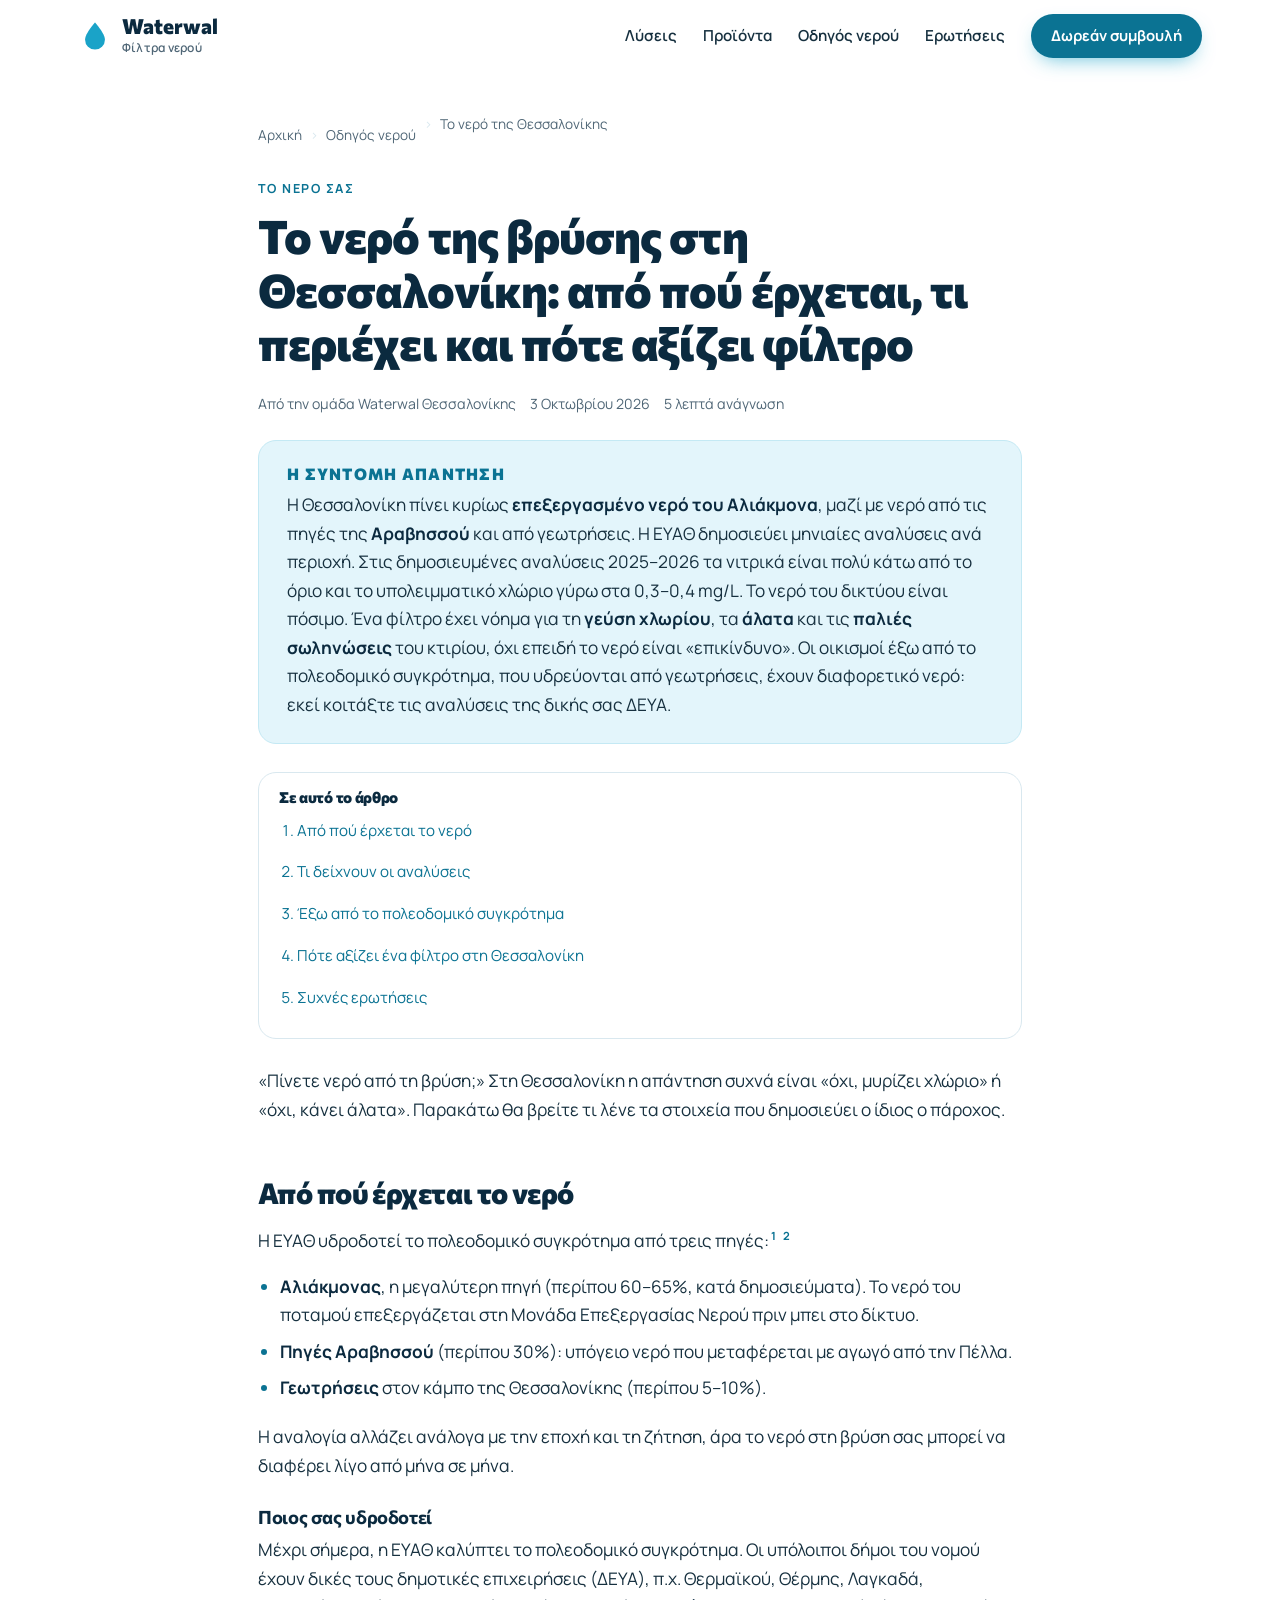
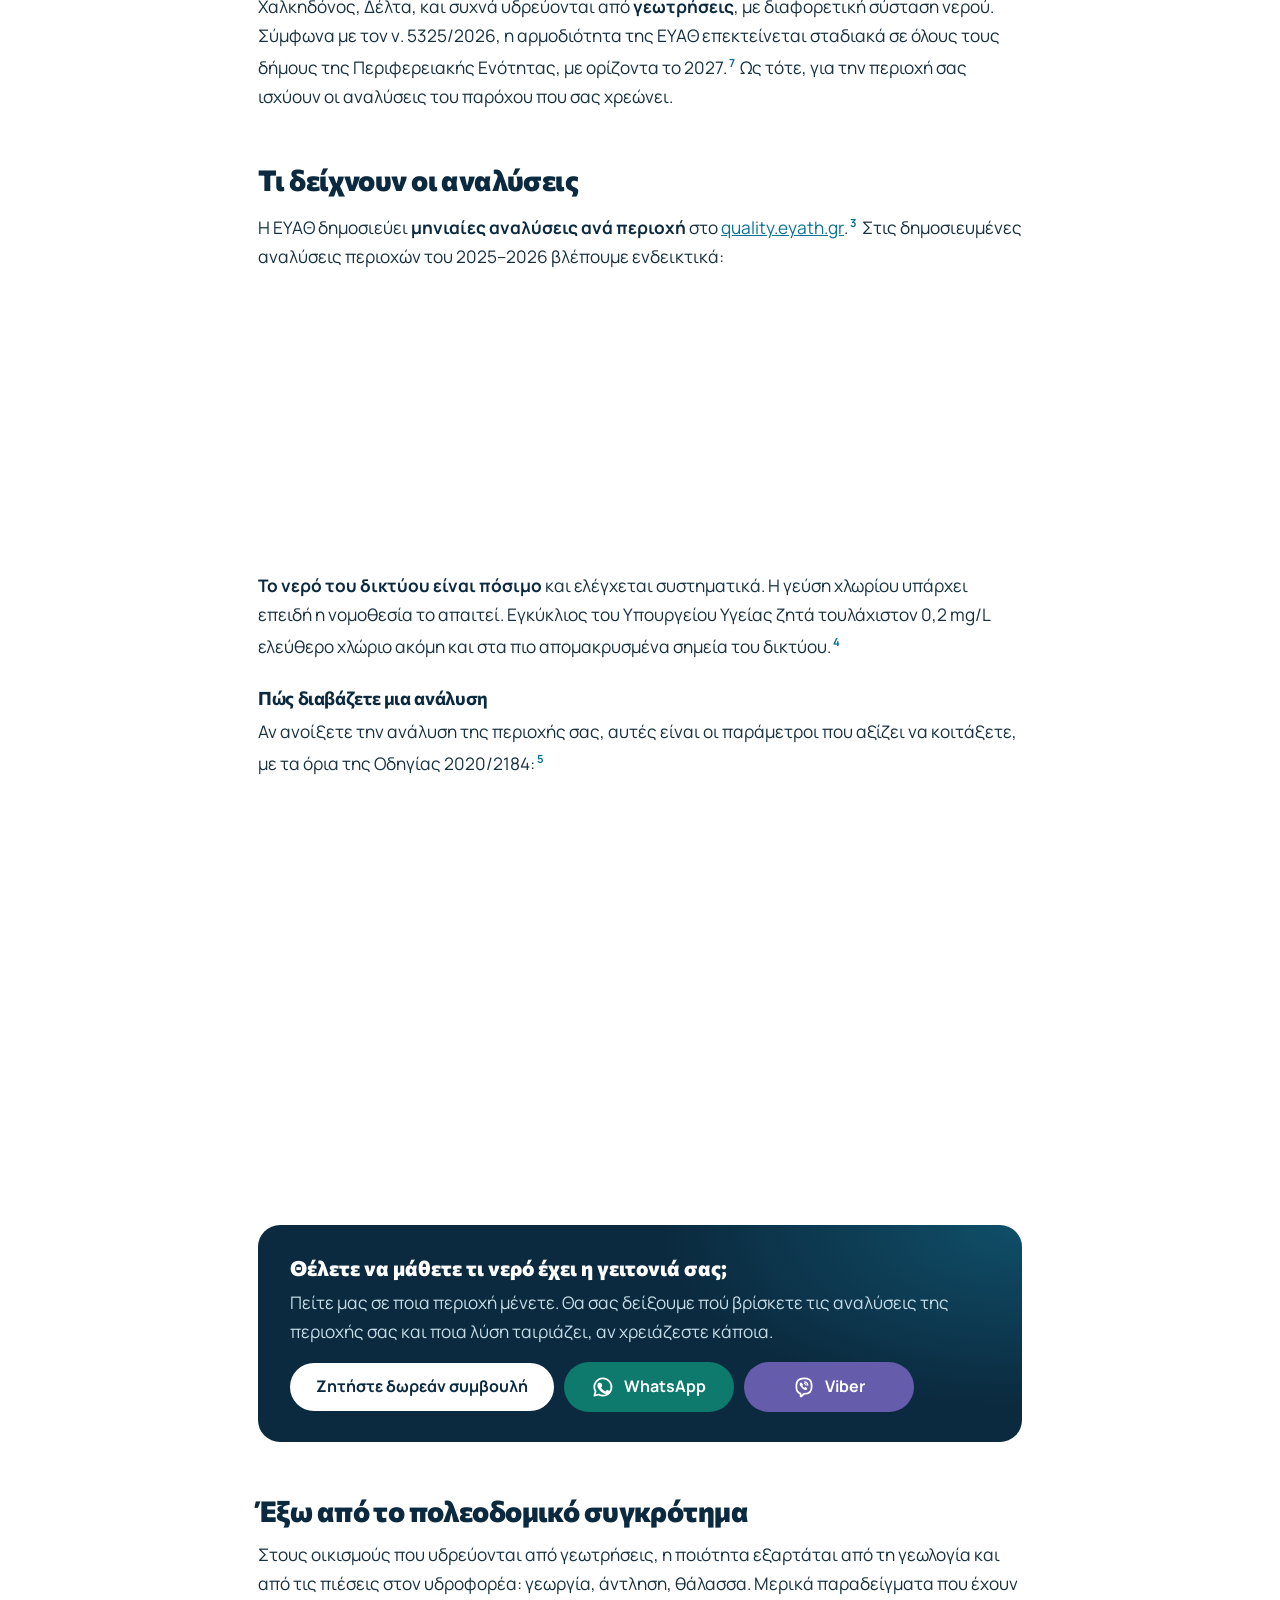
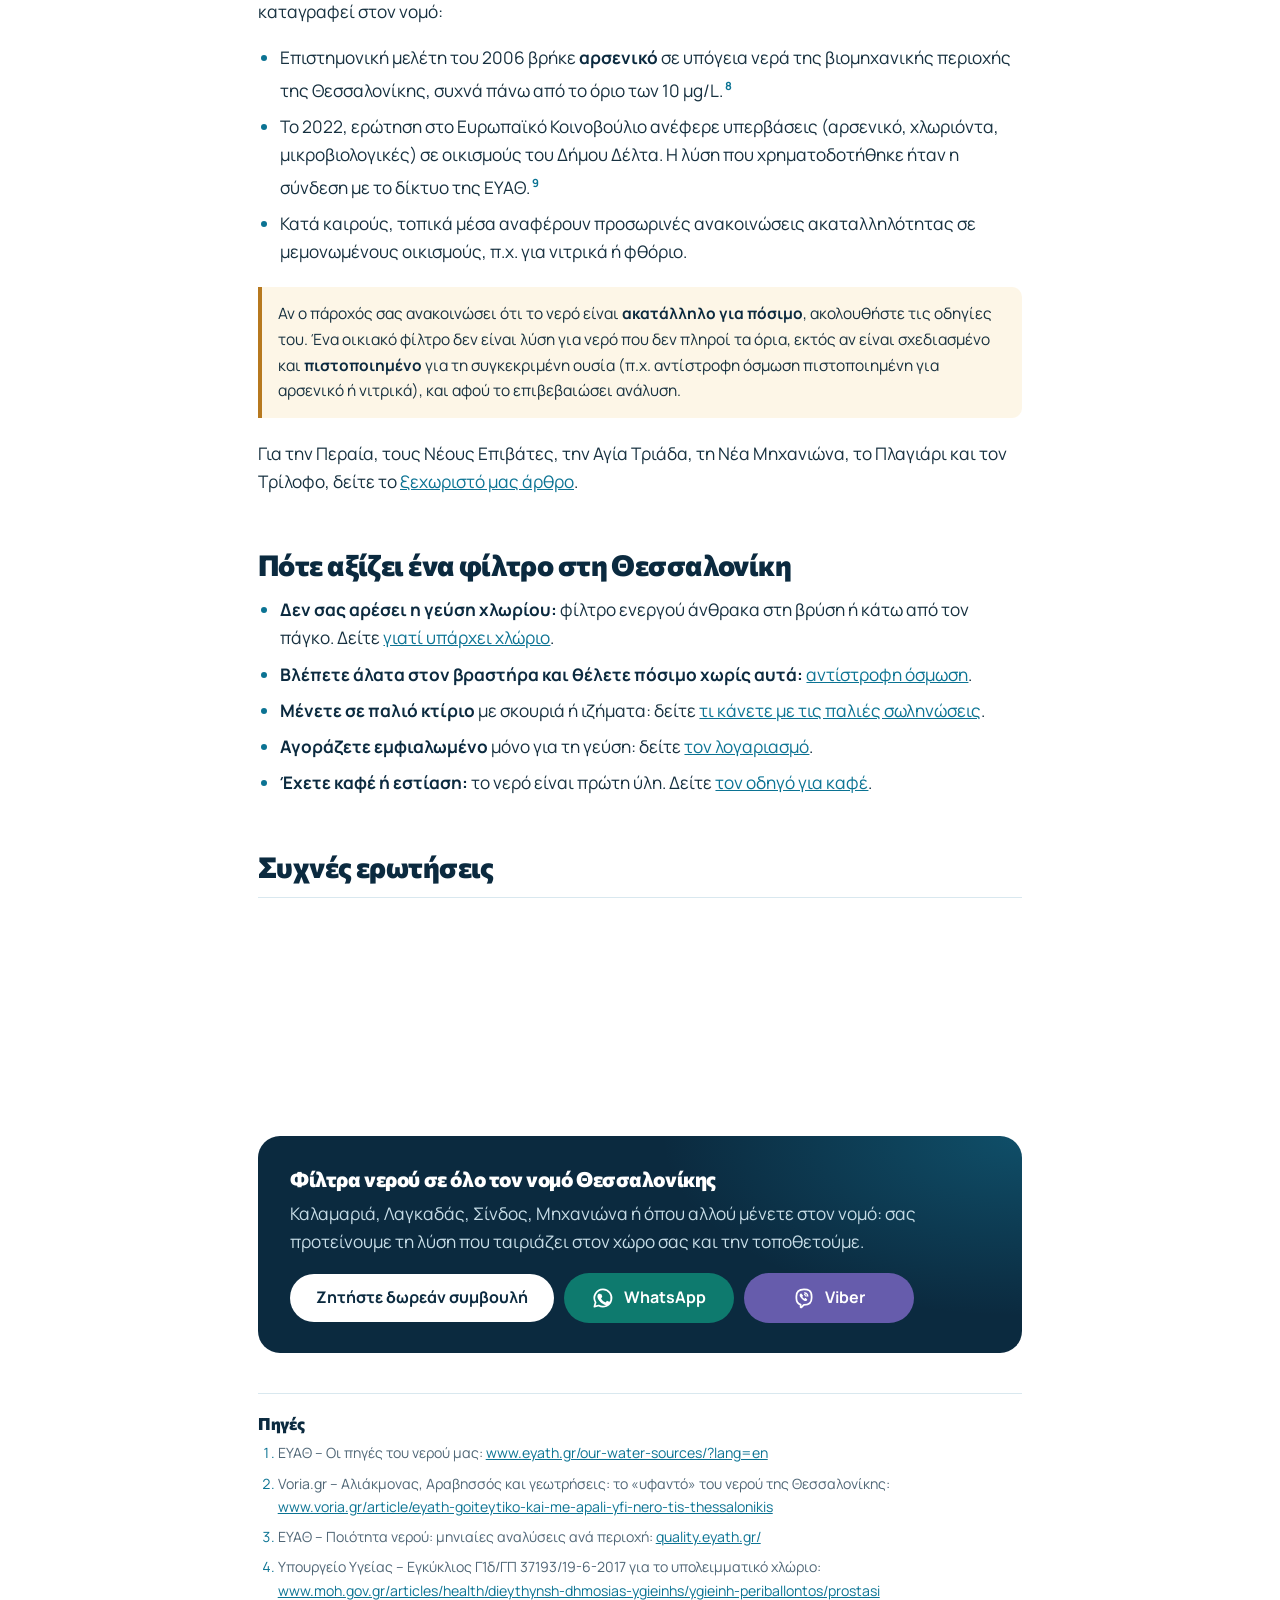
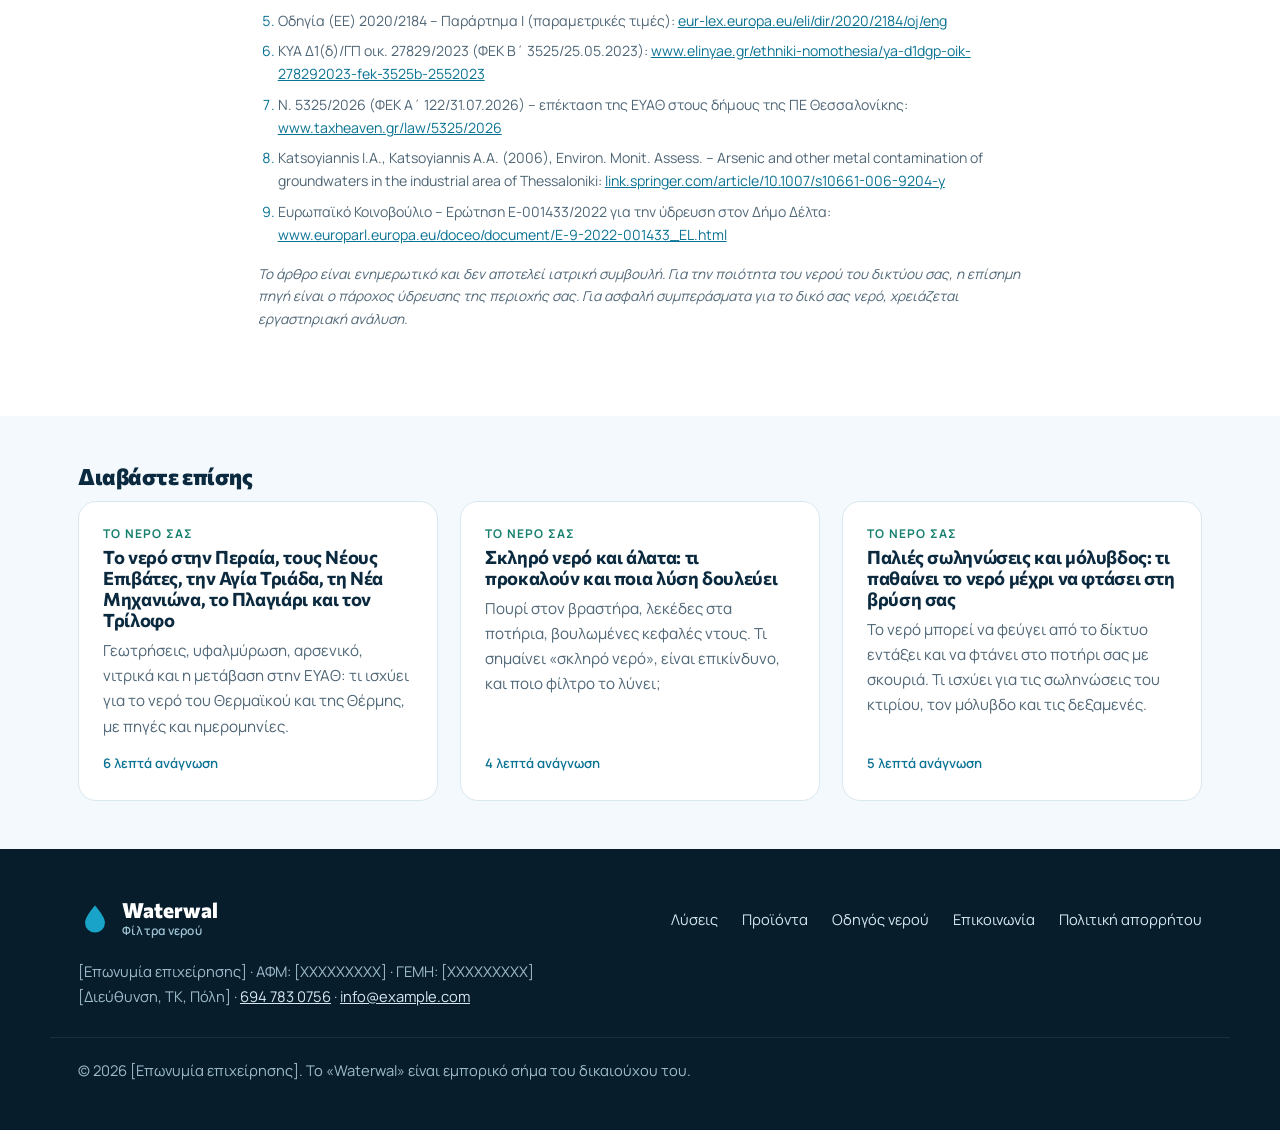
<file: odigos/nero-vrysis-thessaloniki.html>
<!doctype html>
<html lang="el">
<head>
  <meta charset="utf-8">
  <meta name="viewport" content="width=device-width, initial-scale=1, viewport-fit=cover">
  <meta http-equiv="Content-Security-Policy" content="default-src 'none'; script-src 'self'; style-src 'self'; img-src 'self' data:; font-src 'self'; manifest-src 'self'; connect-src 'none'; frame-src 'none'; form-action 'none'; base-uri 'none'; object-src 'none'; require-trusted-types-for 'script'; trusted-types 'none'; upgrade-insecure-requests">
  <meta name="referrer" content="strict-origin-when-cross-origin">

  <!-- TODO: αντικαταστήστε το https://www.example.gr/ με το πραγματικό σας domain (βλ. README) -->
  <title>Νερό βρύσης Θεσσαλονίκη: πηγές &amp; αναλύσεις ΕΥΑΘ | Waterwal</title>
  <meta name="description" content="Από πού έρχεται το νερό της Θεσσαλονίκης, τι δείχνουν οι αναλύσεις της ΕΥΑΘ, ποια είναι τα όρια της νομοθεσίας και πότε αξίζει φίλτρο.">
  <link rel="canonical" href="https://www.example.gr/odigos/nero-vrysis-thessaloniki.html">
  <link rel="alternate" hreflang="el-GR" href="https://www.example.gr/odigos/nero-vrysis-thessaloniki.html">
  <meta name="robots" content="index, follow, max-image-preview:large, max-snippet:-1">
  <meta name="theme-color" content="#0b2a3f">
  <meta name="format-detection" content="telephone=no">

  <meta property="og:type" content="article">
  <meta property="og:locale" content="el_GR">
  <meta property="og:site_name" content="Waterwal – Φίλτρα νερού">
  <meta property="og:url" content="https://www.example.gr/odigos/nero-vrysis-thessaloniki.html">
  <meta property="og:title" content="Νερό βρύσης Θεσσαλονίκη: πηγές &amp; αναλύσεις ΕΥΑΘ">
  <meta property="og:description" content="Από πού έρχεται το νερό της Θεσσαλονίκης, τι δείχνουν οι αναλύσεις της ΕΥΑΘ, ποια είναι τα όρια της νομοθεσίας και πότε αξίζει φίλτρο.">
  <meta property="og:image" content="https://www.example.gr/assets/og/nero-vrysis-thessaloniki.jpg">
  <meta property="og:image:type" content="image/jpeg">
  <meta property="og:image:width" content="1200">
  <meta property="og:image:height" content="630">
  <meta property="og:image:alt" content="Το νερό της βρύσης στη Θεσσαλονίκη: από πού έρχεται, τι περιέχει και πότε αξίζει φίλτρο">
  <meta property="article:published_time" content="2026-10-03">
  <meta property="article:modified_time" content="2026-10-03">
  <meta property="article:section" content="Το νερό σας">
  <meta name="twitter:card" content="summary_large_image">
  <meta name="twitter:title" content="Νερό βρύσης Θεσσαλονίκη: πηγές &amp; αναλύσεις ΕΥΑΘ">
  <meta name="twitter:description" content="Από πού έρχεται το νερό της Θεσσαλονίκης, τι δείχνουν οι αναλύσεις της ΕΥΑΘ, ποια είναι τα όρια της νομοθεσίας και πότε αξίζει φίλτρο.">
  <meta name="twitter:image" content="https://www.example.gr/assets/og/nero-vrysis-thessaloniki.jpg">
  <meta name="twitter:image:alt" content="Το νερό της βρύσης στη Θεσσαλονίκη: από πού έρχεται, τι περιέχει και πότε αξίζει φίλτρο">

  <link rel="icon" href="../assets/favicon.svg" type="image/svg+xml">
  <link rel="icon" href="../assets/favicon-32.png" sizes="32x32" type="image/png">
  <link rel="apple-touch-icon" href="../assets/apple-touch-icon.png">
  <link rel="manifest" href="../site.webmanifest">

  <link rel="preload" href="../assets/fonts/manrope-greek.woff2" as="font" type="font/woff2" crossorigin>
  <link rel="preload" href="../assets/fonts/commissioner-greek.woff2" as="font" type="font/woff2" crossorigin>
  <link rel="stylesheet" href="../css/styles.css">
  <script src="../js/main.js" defer></script>

  <script type="application/ld+json">
{
  "@context": "https://schema.org",
  "@graph": [
    {
      "@type": "BlogPosting",
      "@id": "https://www.example.gr/odigos/nero-vrysis-thessaloniki.html#article",
      "headline": "Το νερό της βρύσης στη Θεσσαλονίκη: από πού έρχεται, τι περιέχει και πότε αξίζει φίλτρο",
      "description": "Από πού έρχεται το νερό της Θεσσαλονίκης, τι δείχνουν οι αναλύσεις της ΕΥΑΘ, ποια είναι τα όρια της νομοθεσίας και πότε αξίζει φίλτρο.",
      "image": "https://www.example.gr/assets/og/nero-vrysis-thessaloniki.jpg",
      "datePublished": "2026-10-03",
      "dateModified": "2026-10-03",
      "inLanguage": "el-GR",
      "author": {
        "@type": "Organization",
        "@id": "https://www.example.gr/#business",
        "name": "Waterwal – Φίλτρα νερού"
      },
      "publisher": {
        "@id": "https://www.example.gr/#business"
      },
      "mainEntityOfPage": "https://www.example.gr/odigos/nero-vrysis-thessaloniki.html",
      "isPartOf": {
        "@id": "https://www.example.gr/odigos/#collection"
      },
      "about": [
        {
          "@type": "Place",
          "name": "Θεσσαλονίκη"
        },
        {
          "@type": "Thing",
          "name": "Πόσιμο νερό"
        }
      ],
      "citation": [
        "https://www.eyath.gr/our-water-sources/?lang=en",
        "https://www.voria.gr/article/eyath-goiteytiko-kai-me-apali-yfi-nero-tis-thessalonikis",
        "https://quality.eyath.gr/",
        "https://www.moh.gov.gr/articles/health/dieythynsh-dhmosias-ygieinhs/ygieinh-periballontos/prostasia-poiothtas-ydatwn/prostasia-neroy-anthrwpinhs-katanalwshs/4766-egkyklios-ypoleimmatiko-xlwrio-sto-nero-anthrwpinhs-katanalwshs",
        "https://eur-lex.europa.eu/eli/dir/2020/2184/oj/eng",
        "https://www.elinyae.gr/ethniki-nomothesia/ya-d1dgp-oik-278292023-fek-3525b-2552023",
        "https://www.taxheaven.gr/law/5325/2026",
        "https://link.springer.com/article/10.1007/s10661-006-9204-y",
        "https://www.europarl.europa.eu/doceo/document/E-9-2022-001433_EL.html"
      ]
    },
    {
      "@type": "BreadcrumbList",
      "itemListElement": [
        {
          "@type": "ListItem",
          "position": 1,
          "name": "Αρχική",
          "item": "https://www.example.gr/"
        },
        {
          "@type": "ListItem",
          "position": 2,
          "name": "Οδηγός νερού",
          "item": "https://www.example.gr/odigos/"
        },
        {
          "@type": "ListItem",
          "position": 3,
          "name": "Το νερό της βρύσης στη Θεσσαλονίκη: από πού έρχεται, τι περιέχει και πότε αξίζει φίλτρο",
          "item": "https://www.example.gr/odigos/nero-vrysis-thessaloniki.html"
        }
      ]
    },
    {
      "@type": "FAQPage",
      "@id": "https://www.example.gr/odigos/nero-vrysis-thessaloniki.html#faq",
      "mainEntity": [
        {
          "@type": "Question",
          "name": "Είναι πόσιμο το νερό της βρύσης στη Θεσσαλονίκη;",
          "acceptedAnswer": {
            "@type": "Answer",
            "text": "Ναι. Το νερό του δικτύου της ΕΥΑΘ ελέγχεται συστηματικά και οι δημοσιευμένες αναλύσεις είναι μέσα στα όρια της νομοθεσίας. Η ποιότητα στη βρύση σας εξαρτάται όμως και από τις σωληνώσεις και τη δεξαμενή του κτιρίου, που είναι ευθύνη του ιδιοκτήτη."
          }
        },
        {
          "@type": "Question",
          "name": "Πού βρίσκω τις αναλύσεις για την περιοχή μου;",
          "acceptedAnswer": {
            "@type": "Answer",
            "text": "Η ΕΥΑΘ δημοσιεύει μηνιαίες αναλύσεις ανά περιοχή στο quality.eyath.gr. Αν υδρεύεστε από ΔΕΥΑ (π.χ. Θερμαϊκού, Θέρμης, Λαγκαδά), οι αναλύσεις βρίσκονται στον ιστότοπο της ΔΕΥΑ ή τις ζητάτε από αυτήν."
          }
        },
        {
          "@type": "Question",
          "name": "Γιατί μυρίζει χλώριο το νερό;",
          "acceptedAnswer": {
            "@type": "Answer",
            "text": "Επειδή ο πάροχος οφείλει να διατηρεί υπολειμματικό χλώριο στο δίκτυο για την προστασία από μικρόβια. Εγκύκλιος του Υπουργείου Υγείας ζητά τουλάχιστον 0,2 mg/L ελεύθερο χλώριο ακόμη και στα άκρα του δικτύου. Η γεύση φεύγει με φίλτρο ενεργού άνθρακα στη βρύση σας."
          }
        }
      ]
    }
  ]
}
  </script>
</head>
<body>

<svg class="sprite" aria-hidden="true" focusable="false">
  <symbol id="ic-drop" viewBox="0 0 24 24">
    <path d="M12 2.5S5 10.2 5 14.6a7 7 0 0 0 14 0C19 10.2 12 2.5 12 2.5z" fill="currentColor"/>
  </symbol>
  <symbol id="ic-whatsapp" viewBox="0 0 24 24">
    <path d="M12 2.6a9.4 9.4 0 0 0-8.1 14.2L2.6 21.4l4.7-1.2A9.4 9.4 0 1 0 12 2.6z" fill="none" stroke="currentColor" stroke-width="1.9" stroke-linejoin="round"/>
    <path d="M9.1 7.4c-.3-.6-.6-.6-.9-.6h-.7c-.3 0-.7.1-1 .5-.4.4-1.3 1.3-1.3 3.1s1.3 3.6 1.5 3.8c.2.3 2.6 4.1 6.4 5.6 3.1 1.2 3.8 1 4.5.9.7-.1 2.2-.9 2.5-1.8.3-.9.3-1.6.2-1.8-.1-.2-.3-.3-.7-.5l-2.3-1.1c-.3-.1-.6-.2-.8.2l-1 1.3c-.2.2-.4.3-.8.1-.4-.2-1.5-.6-2.9-1.8-1.1-1-1.8-2.1-2-2.5-.2-.4 0-.6.2-.8l.6-.7c.2-.2.3-.4.4-.7.1-.3 0-.5 0-.7l-.9-2.4z" fill="currentColor" transform="translate(1.2 1.2) scale(.9)"/>
  </symbol>
  <symbol id="ic-viber" viewBox="0 0 24 24">
    <path d="M12 2.5c-4.6 0-8.3 1.3-8.3 7.6v2.2c0 4 1.7 6 4.6 6.9v2.6c0 .5.6.7.9.4l2.6-2.7h.2c4.6 0 8.3-1.3 8.3-7.6v-1.8c0-6.3-3.7-7.6-8.3-7.6z" fill="none" stroke="currentColor" stroke-width="1.9" stroke-linejoin="round"/>
    <path d="M9.3 7.3c-.3-.3-.8-.3-1.1 0l-.6.6c-.6.6-.4 1.9.6 3.4a10.6 10.6 0 0 0 3.6 3.4c1.4.8 2.4.8 2.9.3l.6-.6c.3-.3.3-.8 0-1.1l-1.2-1c-.3-.3-.8-.3-1.1 0l-.5.5c-.8-.3-1.9-1.4-2.3-2.3l.5-.5c.3-.3.3-.8 0-1.1z" fill="currentColor"/>
    <path d="M12.6 6.4a4 4 0 0 1 3.6 3.6M12.6 8.3a2 2 0 0 1 1.7 1.7" fill="none" stroke="currentColor" stroke-width="1.3" stroke-linecap="round"/>
  </symbol>
  <symbol id="ic-phone" viewBox="0 0 24 24">
    <path d="M6.6 10.8a15.1 15.1 0 0 0 6.6 6.6l2.2-2.2a1 1 0 0 1 1-.25 11.4 11.4 0 0 0 3.6.57 1 1 0 0 1 1 1V20a1 1 0 0 1-1 1A17 17 0 0 1 3 4a1 1 0 0 1 1-1h3.5a1 1 0 0 1 1 1c0 1.25.2 2.45.57 3.57a1 1 0 0 1-.25 1z" fill="currentColor"/>
  </symbol>
</svg>

<a class="skip-link" href="#main">Μετάβαση στο περιεχόμενο</a>

<header class="site-header" id="top">
  <div class="container header-inner">
    <a class="logo" href="../">
      <svg class="logo-mark" aria-hidden="true"><use href="#ic-drop"/></svg>
      <span class="logo-text">Waterwal<small>Φίλτρα νερού</small></span>
    </a>
    <button class="nav-toggle" type="button" aria-expanded="false" aria-controls="site-nav">
      <span class="sr-only">Μενού</span><span class="bar"></span><span class="bar"></span><span class="bar"></span>
    </button>
    <nav class="site-nav" id="site-nav" aria-label="Κύρια πλοήγηση">
      <a href="../#solutions">Λύσεις</a>
      <a href="../#products">Προϊόντα</a>
      <a href="./">Οδηγός νερού</a>
      <a href="../#faq">Ερωτήσεις</a>
      <a class="btn btn-primary btn-sm" href="../#contact">Δωρεάν συμβουλή</a>
    </nav>
  </div>
</header>

<main id="main">
  <article class="article">
    <div class="container narrow">
      <nav class="breadcrumb" aria-label="Διαδρομή">
        <ol>
          <li><a href="../">Αρχική</a></li>
          <li><a href="./">Οδηγός νερού</a></li>
          <li aria-current="page">Το νερό της Θεσσαλονίκης</li>
        </ol>
      </nav>
      <header class="article-head">
        <p class="eyebrow">Το νερό σας</p>
        <h1>Το νερό της βρύσης στη Θεσσαλονίκη: από πού έρχεται, τι περιέχει και πότε αξίζει φίλτρο</h1>
        <p class="article-meta"><span>Από την ομάδα Waterwal Θεσσαλονίκης</span><span><time datetime="2026-10-03">3 Οκτωβρίου 2026</time></span><span>5 λεπτά ανάγνωση</span></p>
      </header>

      <div class="article-body">
        <section class="tldr" aria-labelledby="tldr-title">
          <h2 id="tldr-title">Η σύντομη απάντηση</h2>
          <p>Η Θεσσαλονίκη πίνει κυρίως <strong>επεξεργασμένο νερό του Αλιάκμονα</strong>, μαζί με νερό από τις πηγές της <strong>Αραβησσού</strong> και από γεωτρήσεις. Η ΕΥΑΘ δημοσιεύει μηνιαίες αναλύσεις ανά περιοχή. Στις δημοσιευμένες αναλύσεις 2025–2026 τα νιτρικά είναι πολύ κάτω από το όριο και το υπολειμματικό χλώριο γύρω στα 0,3–0,4 mg/L. Το νερό του δικτύου είναι πόσιμο. Ένα φίλτρο έχει νόημα για τη <strong>γεύση χλωρίου</strong>, τα <strong>άλατα</strong> και τις <strong>παλιές σωληνώσεις</strong> του κτιρίου, όχι επειδή το νερό είναι «επικίνδυνο». Οι οικισμοί έξω από το πολεοδομικό συγκρότημα, που υδρεύονται από γεωτρήσεις, έχουν διαφορετικό νερό: εκεί κοιτάξτε τις αναλύσεις της δικής σας ΔΕΥΑ.</p>
        </section>

        <nav class="toc" aria-labelledby="toc-title">
          <h2 id="toc-title">Σε αυτό το άρθρο</h2>
          <ol>
      <li><a href="#apo-pou">Από πού έρχεται το νερό</a></li>
      <li><a href="#analyseis">Τι δείχνουν οι αναλύσεις</a></li>
      <li><a href="#nomos">Έξω από το πολεοδομικό συγκρότημα</a></li>
      <li><a href="#pote-filtro">Πότε αξίζει ένα φίλτρο στη Θεσσαλονίκη</a></li>
      <li><a href="#syxnes-erotiseis">Συχνές ερωτήσεις</a></li>
          </ol>
        </nav>

<p>«Πίνετε νερό από τη βρύση;» Στη Θεσσαλονίκη η απάντηση συχνά είναι «όχι, μυρίζει χλώριο» ή «όχι, κάνει άλατα». Παρακάτω θα βρείτε τι λένε τα στοιχεία που δημοσιεύει ο ίδιος ο πάροχος.</p>

<h2 id="apo-pou">Από πού έρχεται το νερό</h2>
<p>Η ΕΥΑΘ υδροδοτεί το πολεοδομικό συγκρότημα από τρεις πηγές:<sup><a href="#src-1" aria-label="Πηγή 1">1</a></sup> <sup><a href="#src-2" aria-label="Πηγή 2">2</a></sup></p>
<ul>
  <li><strong>Αλιάκμονας</strong>, η μεγαλύτερη πηγή (περίπου 60–65%, κατά δημοσιεύματα). Το νερό του ποταμού επεξεργάζεται στη Μονάδα Επεξεργασίας Νερού πριν μπει στο δίκτυο.</li>
  <li><strong>Πηγές Αραβησσού</strong> (περίπου 30%): υπόγειο νερό που μεταφέρεται με αγωγό από την Πέλλα.</li>
  <li><strong>Γεωτρήσεις</strong> στον κάμπο της Θεσσαλονίκης (περίπου 5–10%).</li>
</ul>
<p>Η αναλογία αλλάζει ανάλογα με την εποχή και τη ζήτηση, άρα το νερό στη βρύση σας μπορεί να διαφέρει λίγο από μήνα σε μήνα.</p>
<h3>Ποιος σας υδροδοτεί</h3>
<p>Μέχρι σήμερα, η ΕΥΑΘ καλύπτει το πολεοδομικό συγκρότημα. Οι υπόλοιποι δήμοι του νομού έχουν δικές τους δημοτικές επιχειρήσεις (ΔΕΥΑ), π.χ. Θερμαϊκού, Θέρμης, Λαγκαδά, Χαλκηδόνος, Δέλτα, και συχνά υδρεύονται από <strong>γεωτρήσεις</strong>, με διαφορετική σύσταση νερού. Σύμφωνα με τον ν. 5325/2026, η αρμοδιότητα της ΕΥΑΘ επεκτείνεται σταδιακά σε όλους τους δήμους της Περιφερειακής Ενότητας, με ορίζοντα το 2027.<sup><a href="#src-7" aria-label="Πηγή 7">7</a></sup> Ως τότε, για την περιοχή σας ισχύουν οι αναλύσεις του παρόχου που σας χρεώνει.</p>

<h2 id="analyseis">Τι δείχνουν οι αναλύσεις</h2>
<p>Η ΕΥΑΘ δημοσιεύει <strong>μηνιαίες αναλύσεις ανά περιοχή</strong> στο <a href="https://quality.eyath.gr/" rel="noopener noreferrer" target="_blank">quality.eyath.gr<span class="sr-only"> (ανοίγει σε νέα καρτέλα)</span></a>.<sup><a href="#src-3" aria-label="Πηγή 3">3</a></sup> Στις δημοσιευμένες αναλύσεις περιοχών του 2025–2026 βλέπουμε ενδεικτικά:</p>
<div class="table-wrap">
  <table>
    <thead><tr><th scope="col">Παράμετρος</th><th scope="col">Ενδεικτικές τιμές ΕΥΑΘ</th><th scope="col">Όριο νομοθεσίας</th></tr></thead>
    <tbody>
      <tr><td>Νιτρικά</td><td>περίπου 1–12 mg/L</td><td>50 mg/L</td></tr>
      <tr><td>Αγωγιμότητα</td><td>περίπου 350–590 μS/cm</td><td>2.500 μS/cm</td></tr>
      <tr><td>Υπολειμματικό χλώριο</td><td>περίπου 0,26–0,42 mg/L</td><td>τουλάχιστον 0,2 mg/L στο δίκτυο (εγκύκλιος ΥΥ)</td></tr>
    </tbody>
  </table>
  <caption>Οι τιμές διαφέρουν ανά περιοχή και μήνα. Δείτε την τελευταία ανάλυση για τη δική σας περιοχή στο quality.eyath.gr. Όρια: Οδηγία (ΕΕ) 2020/2184 και ΚΥΑ 27829/2023.<sup><a href="#src-5" aria-label="Πηγή 5">5</a></sup> <sup><a href="#src-6" aria-label="Πηγή 6">6</a></sup></caption>
</div>
<p><strong>Το νερό του δικτύου είναι πόσιμο</strong> και ελέγχεται συστηματικά. Η γεύση χλωρίου υπάρχει επειδή η νομοθεσία το απαιτεί. Εγκύκλιος του Υπουργείου Υγείας ζητά τουλάχιστον 0,2 mg/L ελεύθερο χλώριο ακόμη και στα πιο απομακρυσμένα σημεία του δικτύου.<sup><a href="#src-4" aria-label="Πηγή 4">4</a></sup></p>
<h3>Πώς διαβάζετε μια ανάλυση</h3>
<p>Αν ανοίξετε την ανάλυση της περιοχής σας, αυτές είναι οι παράμετροι που αξίζει να κοιτάξετε, με τα όρια της Οδηγίας 2020/2184:<sup><a href="#src-5" aria-label="Πηγή 5">5</a></sup></p>
<div class="table-wrap">
  <table>
    <thead><tr><th scope="col">Παράμετρος</th><th scope="col">Όριο</th><th scope="col">Τι σας λέει</th></tr></thead>
    <tbody>
      <tr><td>Αρσενικό</td><td>10 μg/L</td><td>Θέμα κυρίως σε γεωτρήσεις</td></tr>
      <tr><td>Νιτρικά</td><td>50 mg/L</td><td>Επιβάρυνση από λιπάσματα και λύματα</td></tr>
      <tr><td>Μόλυβδος</td><td>10 μg/L (5 μg/L από το 2036)</td><td>Συνήθως από σωληνώσεις κτιρίων</td></tr>
      <tr><td>Χλωριόντα</td><td>250 mg/L</td><td>Υφαλμύρωση σε παράκτιες γεωτρήσεις, γεύση</td></tr>
      <tr><td>Φθόριο</td><td>1,5 mg/L</td><td>Γεωλογική προέλευση</td></tr>
      <tr><td>Μαγγάνιο / σίδηρος</td><td>50 / 200 μg/L</td><td>Χρώμα, λεκέδες, γεύση</td></tr>
      <tr><td>Σκληρότητα</td><td>Δεν υπάρχει όριο υγείας</td><td>Άλατα (πουρί), βλ. <a href="sklero-nero-alata.html">σχετικό άρθρο</a></td></tr>
    </tbody>
  </table>
</div>

<aside class="cta-box" aria-label="Δωρεάν συμβουλή">
  <p class="cta-title">Θέλετε να μάθετε τι νερό έχει η γειτονιά σας;</p>
  <p>Πείτε μας σε ποια περιοχή μένετε. Θα σας δείξουμε πού βρίσκετε τις αναλύσεις της περιοχής σας και ποια λύση ταιριάζει, αν χρειάζεστε κάποια.</p>
  <div class="cta-actions">
    <a class="btn btn-light" href="../#contact">Ζητήστε δωρεάν συμβουλή</a>
    <div class="chat-buttons">
      <a class="btn btn-chat btn-whatsapp" href="https://wa.me/306947830756?text=%CE%93%CE%B5%CE%B9%CE%B1%20%CF%83%CE%B1%CF%82%21%20%CE%94%CE%B9%CE%AC%CE%B2%CE%B1%CF%83%CE%B1%20%CF%84%CE%BF%20%CE%AC%CF%81%CE%B8%CF%81%CE%BF%20%CE%B3%CE%B9%CE%B1%20%CF%84%CE%BF%20%CE%BD%CE%B5%CF%81%CF%8C%20%CF%84%CE%B7%CF%82%20%CE%98%CE%B5%CF%83%CF%83%CE%B1%CE%BB%CE%BF%CE%BD%CE%AF%CE%BA%CE%B7%CF%82.%20%CE%9C%CE%AD%CE%BD%CF%89%20%CF%83%CF%84%CE%B7%CE%BD%20%CF%80%CE%B5%CF%81%CE%B9%CE%BF%CF%87%CE%AE%3A%20" target="_blank" rel="noopener noreferrer"><svg aria-hidden="true"><use href="#ic-whatsapp"/></svg>WhatsApp<span class="sr-only"> (ανοίγει σε νέα καρτέλα)</span></a>
      <a class="btn btn-chat btn-viber" href="viber://chat?number=%2B306947830756"><svg aria-hidden="true"><use href="#ic-viber"/></svg>Viber</a>
    </div>
  </div>
</aside>

<h2 id="nomos">Έξω από το πολεοδομικό συγκρότημα</h2>
<p>Στους οικισμούς που υδρεύονται από γεωτρήσεις, η ποιότητα εξαρτάται από τη γεωλογία και από τις πιέσεις στον υδροφορέα: γεωργία, άντληση, θάλασσα. Μερικά παραδείγματα που έχουν καταγραφεί στον νομό:</p>
<ul>
  <li>Επιστημονική μελέτη του 2006 βρήκε <strong>αρσενικό</strong> σε υπόγεια νερά της βιομηχανικής περιοχής της Θεσσαλονίκης, συχνά πάνω από το όριο των 10 μg/L.<sup><a href="#src-8" aria-label="Πηγή 8">8</a></sup></li>
  <li>Το 2022, ερώτηση στο Ευρωπαϊκό Κοινοβούλιο ανέφερε υπερβάσεις (αρσενικό, χλωριόντα, μικροβιολογικές) σε οικισμούς του Δήμου Δέλτα. Η λύση που χρηματοδοτήθηκε ήταν η σύνδεση με το δίκτυο της ΕΥΑΘ.<sup><a href="#src-9" aria-label="Πηγή 9">9</a></sup></li>
  <li>Κατά καιρούς, τοπικά μέσα αναφέρουν προσωρινές ανακοινώσεις ακαταλληλότητας σε μεμονωμένους οικισμούς, π.χ. για νιτρικά ή φθόριο.</li>
</ul>
<p class="note note-warn">Αν ο πάροχός σας ανακοινώσει ότι το νερό είναι <strong>ακατάλληλο για πόσιμο</strong>, ακολουθήστε τις οδηγίες του. Ένα οικιακό φίλτρο δεν είναι λύση για νερό που δεν πληροί τα όρια, εκτός αν είναι σχεδιασμένο και <strong>πιστοποιημένο</strong> για τη συγκεκριμένη ουσία (π.χ. αντίστροφη όσμωση πιστοποιημένη για αρσενικό ή νιτρικά), και αφού το επιβεβαιώσει ανάλυση.</p>
<p>Για την Περαία, τους Νέους Επιβάτες, την Αγία Τριάδα, τη Νέα Μηχανιώνα, το Πλαγιάρι και τον Τρίλοφο, δείτε το <a href="nero-peraia-michaniona-trilofos.html">ξεχωριστό μας άρθρο</a>.</p>

<h2 id="pote-filtro">Πότε αξίζει ένα φίλτρο στη Θεσσαλονίκη</h2>
<ul>
  <li><strong>Δεν σας αρέσει η γεύση χλωρίου:</strong> φίλτρο ενεργού άνθρακα στη βρύση ή κάτω από τον πάγκο. Δείτε <a href="xlorio-sto-nero.html">γιατί υπάρχει χλώριο</a>.</li>
  <li><strong>Βλέπετε άλατα στον βραστήρα και θέλετε πόσιμο χωρίς αυτά:</strong> <a href="antistrofi-osmosi.html">αντίστροφη όσμωση</a>.</li>
  <li><strong>Μένετε σε παλιό κτίριο</strong> με σκουριά ή ιζήματα: δείτε <a href="palies-solines-molyvdos.html">τι κάνετε με τις παλιές σωληνώσεις</a>.</li>
  <li><strong>Αγοράζετε εμφιαλωμένο</strong> μόνο για τη γεύση: δείτε <a href="emfialomeno-i-filtro.html">τον λογαριασμό</a>.</li>
  <li><strong>Έχετε καφέ ή εστίαση:</strong> το νερό είναι πρώτη ύλη. Δείτε <a href="nero-gia-kafe-espresso.html">τον οδηγό για καφέ</a>.</li>
</ul>

    <h2 id="syxnes-erotiseis">Συχνές ερωτήσεις</h2>
    <div class="faq article-faq">
      <details>
        <summary>Είναι πόσιμο το νερό της βρύσης στη Θεσσαλονίκη;</summary>
        <p>Ναι. Το νερό του δικτύου της ΕΥΑΘ ελέγχεται συστηματικά και οι δημοσιευμένες αναλύσεις είναι μέσα στα όρια της νομοθεσίας. Η ποιότητα στη βρύση σας εξαρτάται όμως και από τις σωληνώσεις και τη δεξαμενή του κτιρίου, που είναι ευθύνη του ιδιοκτήτη.</p>
      </details>
      <details>
        <summary>Πού βρίσκω τις αναλύσεις για την περιοχή μου;</summary>
        <p>Η ΕΥΑΘ δημοσιεύει μηνιαίες αναλύσεις ανά περιοχή στο quality.eyath.gr. Αν υδρεύεστε από ΔΕΥΑ (π.χ. Θερμαϊκού, Θέρμης, Λαγκαδά), οι αναλύσεις βρίσκονται στον ιστότοπο της ΔΕΥΑ ή τις ζητάτε από αυτήν.</p>
      </details>
      <details>
        <summary>Γιατί μυρίζει χλώριο το νερό;</summary>
        <p>Επειδή ο πάροχος οφείλει να διατηρεί υπολειμματικό χλώριο στο δίκτυο για την προστασία από μικρόβια. Εγκύκλιος του Υπουργείου Υγείας ζητά τουλάχιστον 0,2 mg/L ελεύθερο χλώριο ακόμη και στα άκρα του δικτύου. Η γεύση φεύγει με φίλτρο ενεργού άνθρακα στη βρύση σας.</p>
      </details>
    </div>

<aside class="cta-box" aria-label="Δωρεάν συμβουλή">
  <h2>Φίλτρα νερού σε όλο τον νομό Θεσσαλονίκης</h2>
  <p>Καλαμαριά, Λαγκαδάς, Σίνδος, Μηχανιώνα ή όπου αλλού μένετε στον νομό: σας προτείνουμε τη λύση που ταιριάζει στον χώρο σας και την τοποθετούμε.</p>
  <div class="cta-actions">
    <a class="btn btn-light" href="../#contact">Ζητήστε δωρεάν συμβουλή</a>
    <div class="chat-buttons">
      <a class="btn btn-chat btn-whatsapp" href="https://wa.me/306947830756?text=%CE%93%CE%B5%CE%B9%CE%B1%20%CF%83%CE%B1%CF%82%21%20%CE%94%CE%B9%CE%AC%CE%B2%CE%B1%CF%83%CE%B1%20%CF%84%CE%BF%20%CE%AC%CF%81%CE%B8%CF%81%CE%BF%20%CE%B3%CE%B9%CE%B1%20%CF%84%CE%BF%20%CE%BD%CE%B5%CF%81%CF%8C%20%CF%84%CE%B7%CF%82%20%CE%98%CE%B5%CF%83%CF%83%CE%B1%CE%BB%CE%BF%CE%BD%CE%AF%CE%BA%CE%B7%CF%82.%20%CE%9C%CE%AD%CE%BD%CF%89%20%CF%83%CF%84%CE%B7%CE%BD%20%CF%80%CE%B5%CF%81%CE%B9%CE%BF%CF%87%CE%AE%3A%20" target="_blank" rel="noopener noreferrer"><svg aria-hidden="true"><use href="#ic-whatsapp"/></svg>WhatsApp<span class="sr-only"> (ανοίγει σε νέα καρτέλα)</span></a>
      <a class="btn btn-chat btn-viber" href="viber://chat?number=%2B306947830756"><svg aria-hidden="true"><use href="#ic-viber"/></svg>Viber</a>
    </div>
  </div>
</aside>

        <section class="sources" aria-labelledby="sources-title">
          <h2 id="sources-title">Πηγές</h2>
          <ol>
      <li id="src-1">ΕΥΑΘ – Οι πηγές του νερού μας: <a href="https://www.eyath.gr/our-water-sources/?lang=en" rel="noopener noreferrer" target="_blank">www.eyath.gr/our-water-sources/?lang=en<span class="sr-only"> (ανοίγει σε νέα καρτέλα)</span></a></li>
      <li id="src-2">Voria.gr – Αλιάκμονας, Αραβησσός και γεωτρήσεις: το «υφαντό» του νερού της Θεσσαλονίκης: <a href="https://www.voria.gr/article/eyath-goiteytiko-kai-me-apali-yfi-nero-tis-thessalonikis" rel="noopener noreferrer" target="_blank">www.voria.gr/article/eyath-goiteytiko-kai-me-apali-yfi-nero-tis-thessalonikis<span class="sr-only"> (ανοίγει σε νέα καρτέλα)</span></a></li>
      <li id="src-3">ΕΥΑΘ – Ποιότητα νερού: μηνιαίες αναλύσεις ανά περιοχή: <a href="https://quality.eyath.gr/" rel="noopener noreferrer" target="_blank">quality.eyath.gr/<span class="sr-only"> (ανοίγει σε νέα καρτέλα)</span></a></li>
      <li id="src-4">Υπουργείο Υγείας – Εγκύκλιος Γ1δ/ΓΠ 37193/19-6-2017 για το υπολειμματικό χλώριο: <a href="https://www.moh.gov.gr/articles/health/dieythynsh-dhmosias-ygieinhs/ygieinh-periballontos/prostasia-poiothtas-ydatwn/prostasia-neroy-anthrwpinhs-katanalwshs/4766-egkyklios-ypoleimmatiko-xlwrio-sto-nero-anthrwpinhs-katanalwshs" rel="noopener noreferrer" target="_blank">www.moh.gov.gr/articles/health/dieythynsh-dhmosias-ygieinhs/ygieinh-periballontos/prostasi<span class="sr-only"> (ανοίγει σε νέα καρτέλα)</span></a></li>
      <li id="src-5">Οδηγία (ΕΕ) 2020/2184 – Παράρτημα I (παραμετρικές τιμές): <a href="https://eur-lex.europa.eu/eli/dir/2020/2184/oj/eng" rel="noopener noreferrer" target="_blank">eur-lex.europa.eu/eli/dir/2020/2184/oj/eng<span class="sr-only"> (ανοίγει σε νέα καρτέλα)</span></a></li>
      <li id="src-6">ΚΥΑ Δ1(δ)/ΓΠ οικ. 27829/2023 (ΦΕΚ Β΄ 3525/25.05.2023): <a href="https://www.elinyae.gr/ethniki-nomothesia/ya-d1dgp-oik-278292023-fek-3525b-2552023" rel="noopener noreferrer" target="_blank">www.elinyae.gr/ethniki-nomothesia/ya-d1dgp-oik-278292023-fek-3525b-2552023<span class="sr-only"> (ανοίγει σε νέα καρτέλα)</span></a></li>
      <li id="src-7">Ν. 5325/2026 (ΦΕΚ Α΄ 122/31.07.2026) – επέκταση της ΕΥΑΘ στους δήμους της ΠΕ Θεσσαλονίκης: <a href="https://www.taxheaven.gr/law/5325/2026" rel="noopener noreferrer" target="_blank">www.taxheaven.gr/law/5325/2026<span class="sr-only"> (ανοίγει σε νέα καρτέλα)</span></a></li>
      <li id="src-8">Katsoyiannis I.A., Katsoyiannis A.A. (2006), Environ. Monit. Assess. – Arsenic and other metal contamination of groundwaters in the industrial area of Thessaloniki: <a href="https://link.springer.com/article/10.1007/s10661-006-9204-y" rel="noopener noreferrer" target="_blank">link.springer.com/article/10.1007/s10661-006-9204-y<span class="sr-only"> (ανοίγει σε νέα καρτέλα)</span></a></li>
      <li id="src-9">Ευρωπαϊκό Κοινοβούλιο – Ερώτηση E-001433/2022 για την ύδρευση στον Δήμο Δέλτα: <a href="https://www.europarl.europa.eu/doceo/document/E-9-2022-001433_EL.html" rel="noopener noreferrer" target="_blank">www.europarl.europa.eu/doceo/document/E-9-2022-001433_EL.html<span class="sr-only"> (ανοίγει σε νέα καρτέλα)</span></a></li>
          </ol>
          <p class="disclaimer">Το άρθρο είναι ενημερωτικό και δεν αποτελεί ιατρική συμβουλή. Για την ποιότητα του νερού του δικτύου σας, η επίσημη πηγή είναι ο πάροχος ύδρευσης της περιοχής σας. Για ασφαλή συμπεράσματα για το δικό σας νερό, χρειάζεται εργαστηριακή ανάλυση.</p>
        </section>
      </div>
    </div>
  </article>

  <section class="related section-tint" aria-labelledby="related-title">
    <div class="container">
      <h2 id="related-title">Διαβάστε επίσης</h2>
      <div class="guide-grid">
      <article class="guide-card">
        <span class="guide-tag">Το νερό σας</span>
        <h3><a href="nero-peraia-michaniona-trilofos.html">Το νερό στην Περαία, τους Νέους Επιβάτες, την Αγία Τριάδα, τη Νέα Μηχανιώνα, το Πλαγιάρι και τον Τρίλοφο</a></h3>
        <p>Γεωτρήσεις, υφαλμύρωση, αρσενικό, νιτρικά και η μετάβαση στην ΕΥΑΘ: τι ισχύει για το νερό του Θερμαϊκού και της Θέρμης, με πηγές και ημερομηνίες.</p>
        <p class="meta">6 λεπτά ανάγνωση</p>
      </article>
      <article class="guide-card">
        <span class="guide-tag">Το νερό σας</span>
        <h3><a href="sklero-nero-alata.html">Σκληρό νερό και άλατα: τι προκαλούν και ποια λύση δουλεύει</a></h3>
        <p>Πουρί στον βραστήρα, λεκέδες στα ποτήρια, βουλωμένες κεφαλές ντους. Τι σημαίνει «σκληρό νερό», είναι επικίνδυνο, και ποιο φίλτρο το λύνει;</p>
        <p class="meta">4 λεπτά ανάγνωση</p>
      </article>
      <article class="guide-card">
        <span class="guide-tag">Το νερό σας</span>
        <h3><a href="palies-solines-molyvdos.html">Παλιές σωληνώσεις και μόλυβδος: τι παθαίνει το νερό μέχρι να φτάσει στη βρύση σας</a></h3>
        <p>Το νερό μπορεί να φεύγει από το δίκτυο εντάξει και να φτάνει στο ποτήρι σας με σκουριά. Τι ισχύει για τις σωληνώσεις του κτιρίου, τον μόλυβδο και τις δεξαμενές.</p>
        <p class="meta">5 λεπτά ανάγνωση</p>
      </article>
      </div>
    </div>
  </section>
</main>

<footer class="site-footer">
  <div class="container footer-grid">
    <div>
      <a class="logo logo-light" href="../">
        <svg class="logo-mark" aria-hidden="true"><use href="#ic-drop"/></svg>
        <span class="logo-text">Waterwal<small>Φίλτρα νερού</small></span>
      </a>
      <!-- TODO: στοιχεία επιχείρησης (ίδια με την αρχική σελίδα) -->
      <address class="legal">[Επωνυμία επιχείρησης] · ΑΦΜ: [XXXXXXXXX] · ΓΕΜΗ: [XXXXXXXXX]<br>[Διεύθυνση, ΤΚ, Πόλη] · <a href="tel:+306947830756">694 783 0756</a> · <a href="mailto:info@example.com">info@example.com</a></address>
    </div>
    <nav aria-label="Υποσέλιδο">
      <a href="../#solutions">Λύσεις</a>
      <a href="../#products">Προϊόντα</a>
      <a href="./">Οδηγός νερού</a>
      <a href="../#contact">Επικοινωνία</a>
      <a href="../privacy.html">Πολιτική απορρήτου</a>
    </nav>
  </div>
  <div class="container footer-bottom">
    <p>© <span id="year">2026</span> [Επωνυμία επιχείρησης]. Το «Waterwal» είναι εμπορικό σήμα του δικαιούχου του.</p>
  </div>
</footer>

<!-- Γραμμή γρήγορης επικοινωνίας για κινητά/tablet -->
<nav class="action-bar" aria-label="Γρήγορη επικοινωνία">
  <a class="action-call" href="tel:+306947830756"><svg aria-hidden="true"><use href="#ic-phone"/></svg><span>Κλήση</span></a>
  <a class="action-viber" href="viber://chat?number=%2B306947830756"><svg aria-hidden="true"><use href="#ic-viber"/></svg><span>Viber</span></a>
  <a class="action-whatsapp" href="https://wa.me/306947830756?text=%CE%93%CE%B5%CE%B9%CE%B1%20%CF%83%CE%B1%CF%82%21%20%CE%94%CE%B9%CE%AC%CE%B2%CE%B1%CF%83%CE%B1%20%CF%84%CE%BF%20%CE%AC%CF%81%CE%B8%CF%81%CE%BF%20%CE%B3%CE%B9%CE%B1%20%CF%84%CE%BF%20%CE%BD%CE%B5%CF%81%CF%8C%20%CF%84%CE%B7%CF%82%20%CE%98%CE%B5%CF%83%CF%83%CE%B1%CE%BB%CE%BF%CE%BD%CE%AF%CE%BA%CE%B7%CF%82.%20%CE%9C%CE%AD%CE%BD%CF%89%20%CF%83%CF%84%CE%B7%CE%BD%20%CF%80%CE%B5%CF%81%CE%B9%CE%BF%CF%87%CE%AE%3A%20" target="_blank" rel="noopener noreferrer"><svg aria-hidden="true"><use href="#ic-whatsapp"/></svg><span>WhatsApp</span><span class="sr-only"> (ανοίγει σε νέα καρτέλα)</span></a>
</nav>

</body>
</html>
</file>
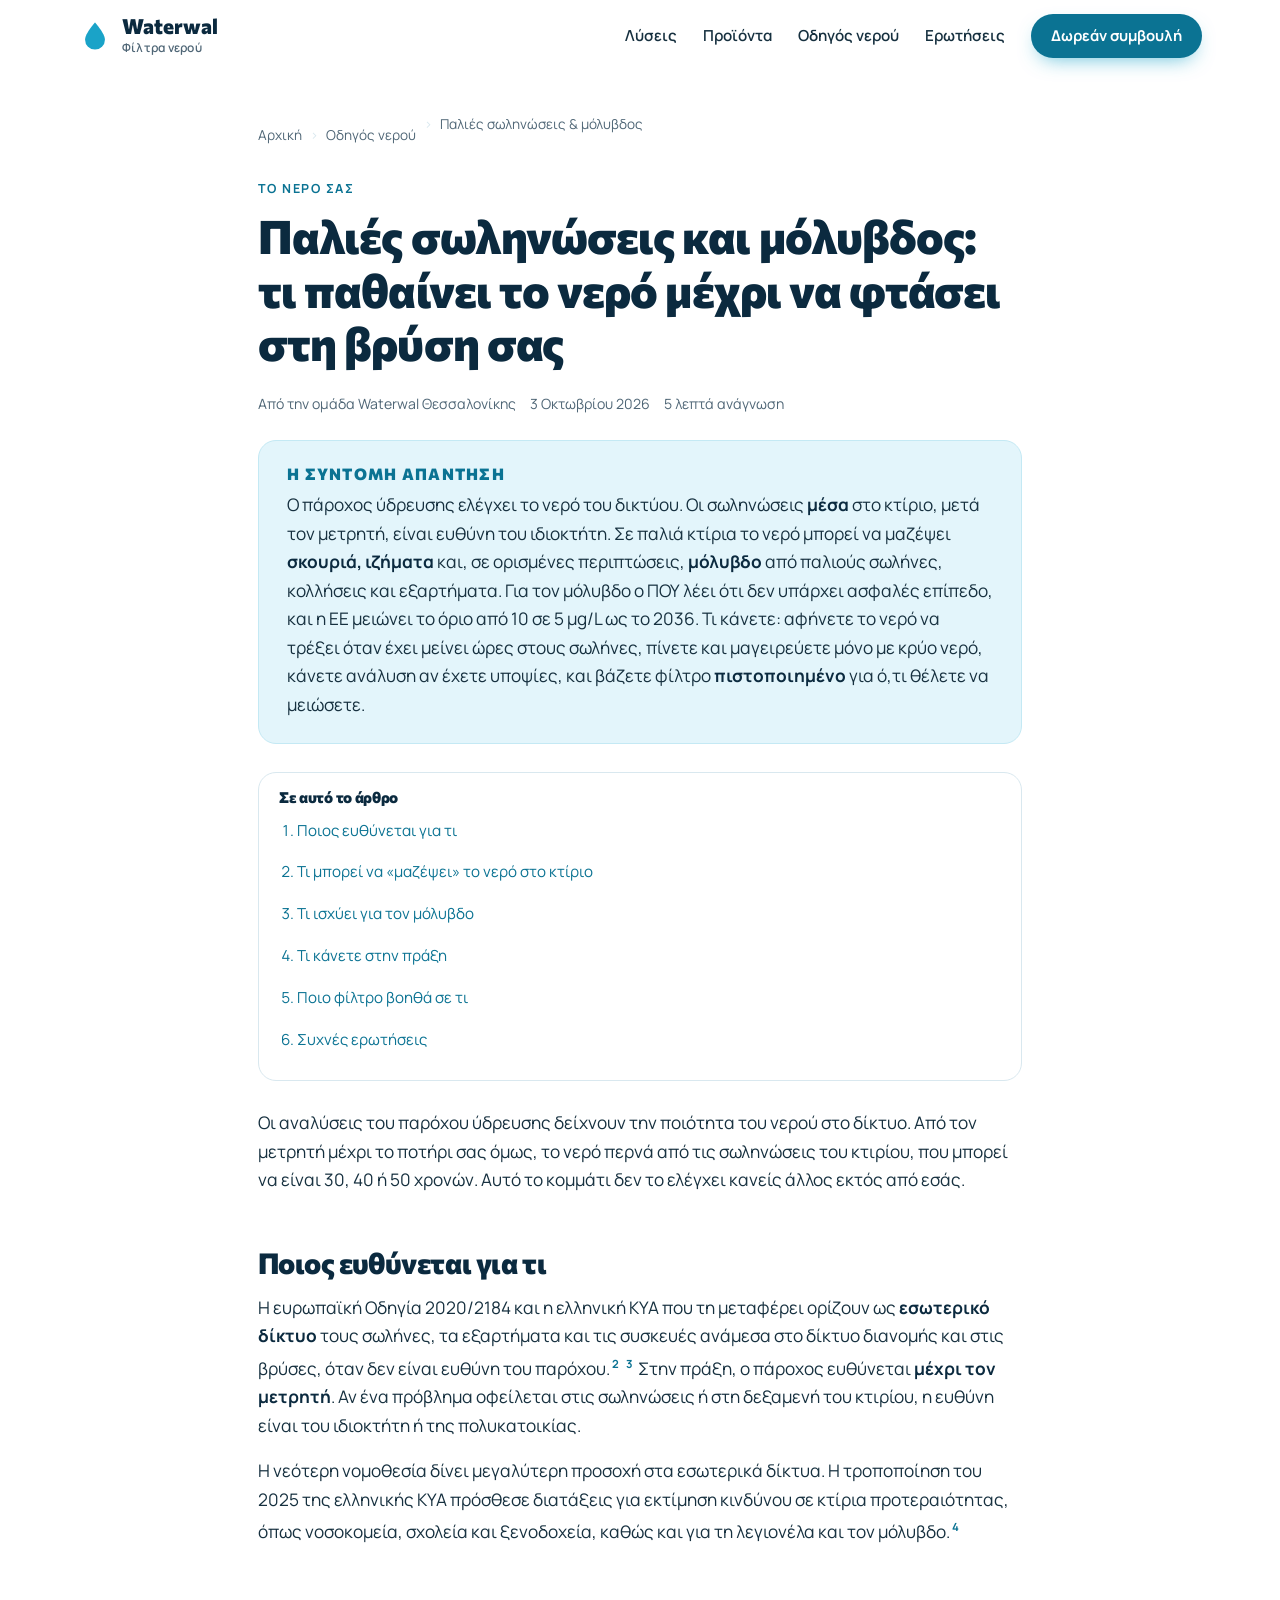
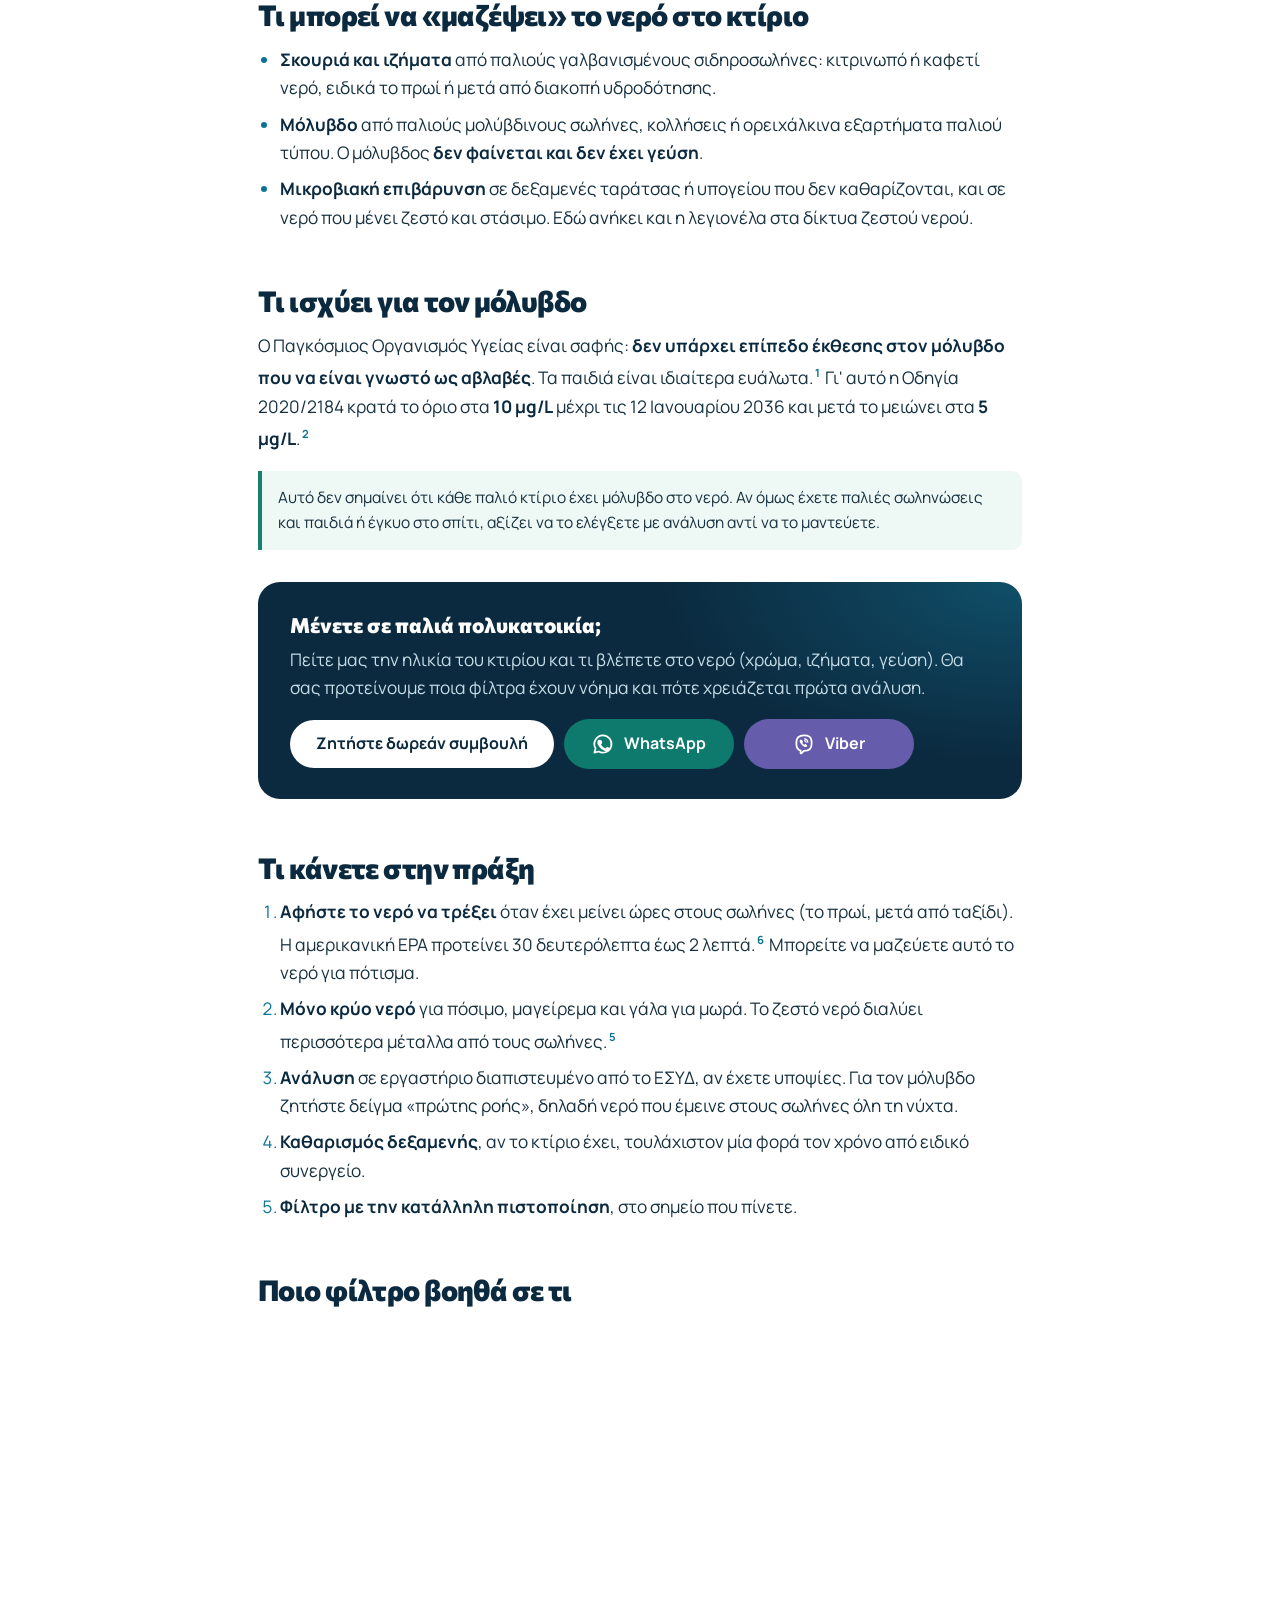
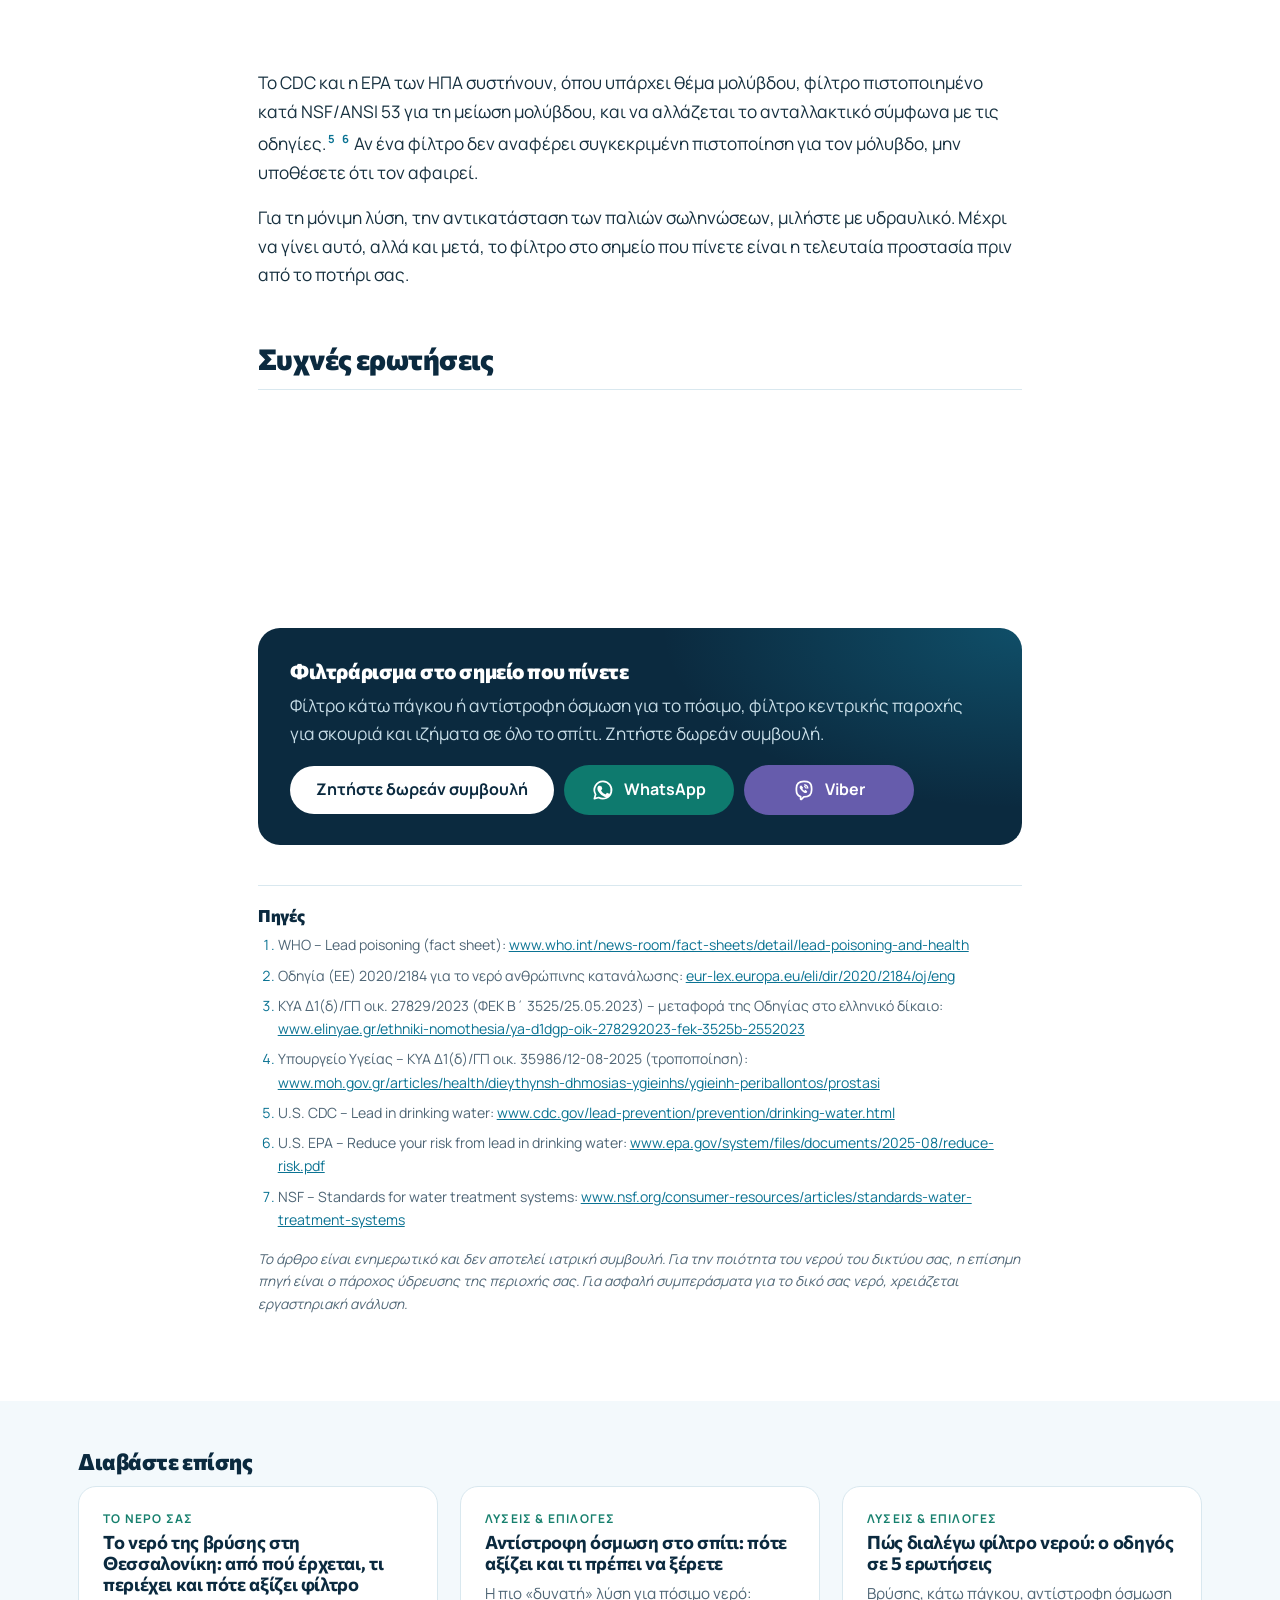
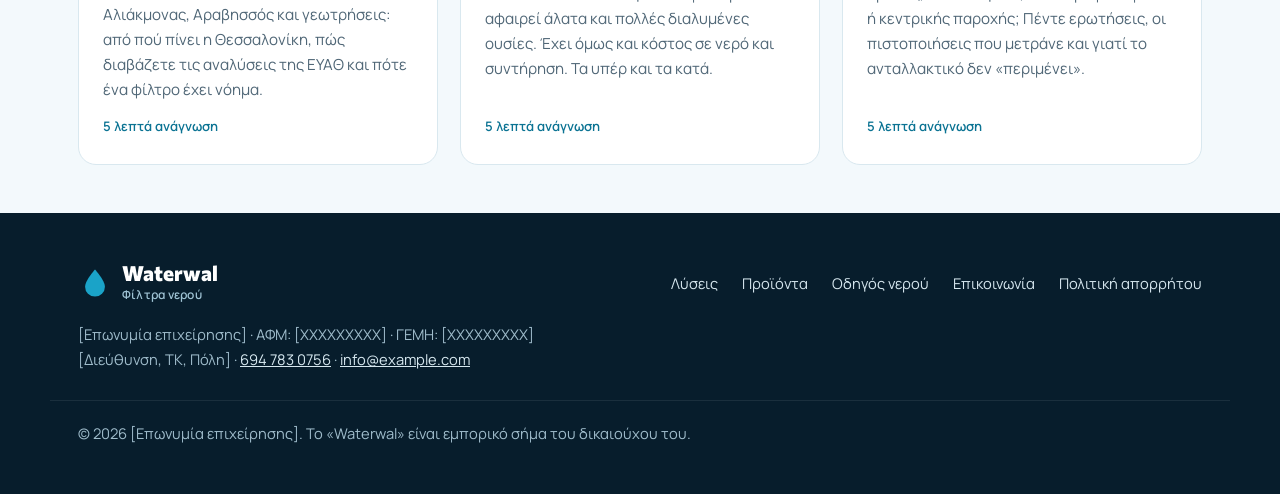
<file: odigos/palies-solines-molyvdos.html>
<!doctype html>
<html lang="el">
<head>
  <meta charset="utf-8">
  <meta name="viewport" content="width=device-width, initial-scale=1, viewport-fit=cover">
  <meta http-equiv="Content-Security-Policy" content="default-src 'none'; script-src 'self'; style-src 'self'; img-src 'self' data:; font-src 'self'; manifest-src 'self'; connect-src 'none'; frame-src 'none'; form-action 'none'; base-uri 'none'; object-src 'none'; require-trusted-types-for 'script'; trusted-types 'none'; upgrade-insecure-requests">
  <meta name="referrer" content="strict-origin-when-cross-origin">

  <!-- TODO: αντικαταστήστε το https://www.example.gr/ με το πραγματικό σας domain (βλ. README) -->
  <title>Παλιές σωληνώσεις &amp; μόλυβδος στο νερό | Waterwal</title>
  <meta name="description" content="Ο πάροχος ευθύνεται μέχρι τον μετρητή. Τι «μαζεύει» το νερό σε παλιές σωληνώσεις, τι ισχύει για τον μόλυβδο και τι κάνετε στην πράξη.">
  <link rel="canonical" href="https://www.example.gr/odigos/palies-solines-molyvdos.html">
  <link rel="alternate" hreflang="el-GR" href="https://www.example.gr/odigos/palies-solines-molyvdos.html">
  <meta name="robots" content="index, follow, max-image-preview:large, max-snippet:-1">
  <meta name="theme-color" content="#0b2a3f">
  <meta name="format-detection" content="telephone=no">

  <meta property="og:type" content="article">
  <meta property="og:locale" content="el_GR">
  <meta property="og:site_name" content="Waterwal – Φίλτρα νερού">
  <meta property="og:url" content="https://www.example.gr/odigos/palies-solines-molyvdos.html">
  <meta property="og:title" content="Παλιές σωληνώσεις &amp; μόλυβδος στο νερό">
  <meta property="og:description" content="Ο πάροχος ευθύνεται μέχρι τον μετρητή. Τι «μαζεύει» το νερό σε παλιές σωληνώσεις, τι ισχύει για τον μόλυβδο και τι κάνετε στην πράξη.">
  <meta property="og:image" content="https://www.example.gr/assets/og/palies-solines-molyvdos.jpg">
  <meta property="og:image:type" content="image/jpeg">
  <meta property="og:image:width" content="1200">
  <meta property="og:image:height" content="630">
  <meta property="og:image:alt" content="Παλιές σωληνώσεις και μόλυβδος: τι παθαίνει το νερό μέχρι να φτάσει στη βρύση σας">
  <meta property="article:published_time" content="2026-10-03">
  <meta property="article:modified_time" content="2026-10-03">
  <meta property="article:section" content="Το νερό σας">
  <meta name="twitter:card" content="summary_large_image">
  <meta name="twitter:title" content="Παλιές σωληνώσεις &amp; μόλυβδος στο νερό">
  <meta name="twitter:description" content="Ο πάροχος ευθύνεται μέχρι τον μετρητή. Τι «μαζεύει» το νερό σε παλιές σωληνώσεις, τι ισχύει για τον μόλυβδο και τι κάνετε στην πράξη.">
  <meta name="twitter:image" content="https://www.example.gr/assets/og/palies-solines-molyvdos.jpg">
  <meta name="twitter:image:alt" content="Παλιές σωληνώσεις και μόλυβδος: τι παθαίνει το νερό μέχρι να φτάσει στη βρύση σας">

  <link rel="icon" href="../assets/favicon.svg" type="image/svg+xml">
  <link rel="icon" href="../assets/favicon-32.png" sizes="32x32" type="image/png">
  <link rel="apple-touch-icon" href="../assets/apple-touch-icon.png">
  <link rel="manifest" href="../site.webmanifest">

  <link rel="preload" href="../assets/fonts/manrope-greek.woff2" as="font" type="font/woff2" crossorigin>
  <link rel="preload" href="../assets/fonts/commissioner-greek.woff2" as="font" type="font/woff2" crossorigin>
  <link rel="stylesheet" href="../css/styles.css">
  <script src="../js/main.js" defer></script>

  <script type="application/ld+json">
{
  "@context": "https://schema.org",
  "@graph": [
    {
      "@type": "BlogPosting",
      "@id": "https://www.example.gr/odigos/palies-solines-molyvdos.html#article",
      "headline": "Παλιές σωληνώσεις και μόλυβδος: τι παθαίνει το νερό μέχρι να φτάσει στη βρύση σας",
      "description": "Ο πάροχος ευθύνεται μέχρι τον μετρητή. Τι «μαζεύει» το νερό σε παλιές σωληνώσεις, τι ισχύει για τον μόλυβδο και τι κάνετε στην πράξη.",
      "image": "https://www.example.gr/assets/og/palies-solines-molyvdos.jpg",
      "datePublished": "2026-10-03",
      "dateModified": "2026-10-03",
      "inLanguage": "el-GR",
      "author": {
        "@type": "Organization",
        "@id": "https://www.example.gr/#business",
        "name": "Waterwal – Φίλτρα νερού"
      },
      "publisher": {
        "@id": "https://www.example.gr/#business"
      },
      "mainEntityOfPage": "https://www.example.gr/odigos/palies-solines-molyvdos.html",
      "isPartOf": {
        "@id": "https://www.example.gr/odigos/#collection"
      },
      "about": [
        {
          "@type": "Thing",
          "name": "Μόλυβδος στο πόσιμο νερό"
        },
        {
          "@type": "Thing",
          "name": "Εσωτερικές υδραυλικές εγκαταστάσεις"
        }
      ],
      "citation": [
        "https://www.who.int/news-room/fact-sheets/detail/lead-poisoning-and-health",
        "https://eur-lex.europa.eu/eli/dir/2020/2184/oj/eng",
        "https://www.elinyae.gr/ethniki-nomothesia/ya-d1dgp-oik-278292023-fek-3525b-2552023",
        "https://www.moh.gov.gr/articles/health/dieythynsh-dhmosias-ygieinhs/ygieinh-periballontos/prostasia-poiothtas-ydatwn/prostasia-neroy-anthrwpinhs-katanalwshs/13605-dhmosieysh-ths-d1-d-gp-oik-35986-12-08-2025",
        "https://www.cdc.gov/lead-prevention/prevention/drinking-water.html",
        "https://www.epa.gov/system/files/documents/2025-08/reduce-risk.pdf",
        "https://www.nsf.org/consumer-resources/articles/standards-water-treatment-systems"
      ]
    },
    {
      "@type": "BreadcrumbList",
      "itemListElement": [
        {
          "@type": "ListItem",
          "position": 1,
          "name": "Αρχική",
          "item": "https://www.example.gr/"
        },
        {
          "@type": "ListItem",
          "position": 2,
          "name": "Οδηγός νερού",
          "item": "https://www.example.gr/odigos/"
        },
        {
          "@type": "ListItem",
          "position": 3,
          "name": "Παλιές σωληνώσεις και μόλυβδος: τι παθαίνει το νερό μέχρι να φτάσει στη βρύση σας",
          "item": "https://www.example.gr/odigos/palies-solines-molyvdos.html"
        }
      ]
    },
    {
      "@type": "FAQPage",
      "@id": "https://www.example.gr/odigos/palies-solines-molyvdos.html#faq",
      "mainEntity": [
        {
          "@type": "Question",
          "name": "Ποιος ευθύνεται για το νερό μέσα στο σπίτι μου;",
          "acceptedAnswer": {
            "@type": "Answer",
            "text": "Ο πάροχος ευθύνεται για το νερό μέχρι το σημείο σύνδεσης (συνήθως τον μετρητή). Οι εσωτερικές σωληνώσεις και οι δεξαμενές του κτιρίου είναι ευθύνη του ιδιοκτήτη ή της πολυκατοικίας. Η ευρωπαϊκή Οδηγία 2020/2184 προβλέπει και εκτίμηση κινδύνου για τα εσωτερικά δίκτυα, ειδικά σε κτίρια όπως σχολεία και νοσοκομεία."
          }
        },
        {
          "@type": "Question",
          "name": "Πώς ξέρω αν έχω μόλυβδο στο νερό;",
          "acceptedAnswer": {
            "@type": "Answer",
            "text": "Μόνο με εργαστηριακή ανάλυση δείγματος από τη βρύση σας. Το χρώμα και η γεύση δεν δείχνουν τον μόλυβδο. Προτιμήστε εργαστήριο διαπιστευμένο από το ΕΣΥΔ και ζητήστε δείγμα «πρώτης ροής», δηλαδή νερό που έμεινε στους σωλήνες όλη τη νύχτα."
          }
        },
        {
          "@type": "Question",
          "name": "Φτάνει να αφήσω το νερό να τρέξει;",
          "acceptedAnswer": {
            "@type": "Answer",
            "text": "Βοηθά. Η αμερικανική EPA προτείνει να τρέχει το νερό από 30 δευτερόλεπτα έως 2 λεπτά όταν έχει μείνει ώρες ακίνητο, και περισσότερο αν υπάρχει μολύβδινος αγωγός. Δεν είναι όμως μόνιμη λύση αν οι σωλήνες είναι πρόβλημα."
          }
        }
      ]
    }
  ]
}
  </script>
</head>
<body>

<svg class="sprite" aria-hidden="true" focusable="false">
  <symbol id="ic-drop" viewBox="0 0 24 24">
    <path d="M12 2.5S5 10.2 5 14.6a7 7 0 0 0 14 0C19 10.2 12 2.5 12 2.5z" fill="currentColor"/>
  </symbol>
  <symbol id="ic-whatsapp" viewBox="0 0 24 24">
    <path d="M12 2.6a9.4 9.4 0 0 0-8.1 14.2L2.6 21.4l4.7-1.2A9.4 9.4 0 1 0 12 2.6z" fill="none" stroke="currentColor" stroke-width="1.9" stroke-linejoin="round"/>
    <path d="M9.1 7.4c-.3-.6-.6-.6-.9-.6h-.7c-.3 0-.7.1-1 .5-.4.4-1.3 1.3-1.3 3.1s1.3 3.6 1.5 3.8c.2.3 2.6 4.1 6.4 5.6 3.1 1.2 3.8 1 4.5.9.7-.1 2.2-.9 2.5-1.8.3-.9.3-1.6.2-1.8-.1-.2-.3-.3-.7-.5l-2.3-1.1c-.3-.1-.6-.2-.8.2l-1 1.3c-.2.2-.4.3-.8.1-.4-.2-1.5-.6-2.9-1.8-1.1-1-1.8-2.1-2-2.5-.2-.4 0-.6.2-.8l.6-.7c.2-.2.3-.4.4-.7.1-.3 0-.5 0-.7l-.9-2.4z" fill="currentColor" transform="translate(1.2 1.2) scale(.9)"/>
  </symbol>
  <symbol id="ic-viber" viewBox="0 0 24 24">
    <path d="M12 2.5c-4.6 0-8.3 1.3-8.3 7.6v2.2c0 4 1.7 6 4.6 6.9v2.6c0 .5.6.7.9.4l2.6-2.7h.2c4.6 0 8.3-1.3 8.3-7.6v-1.8c0-6.3-3.7-7.6-8.3-7.6z" fill="none" stroke="currentColor" stroke-width="1.9" stroke-linejoin="round"/>
    <path d="M9.3 7.3c-.3-.3-.8-.3-1.1 0l-.6.6c-.6.6-.4 1.9.6 3.4a10.6 10.6 0 0 0 3.6 3.4c1.4.8 2.4.8 2.9.3l.6-.6c.3-.3.3-.8 0-1.1l-1.2-1c-.3-.3-.8-.3-1.1 0l-.5.5c-.8-.3-1.9-1.4-2.3-2.3l.5-.5c.3-.3.3-.8 0-1.1z" fill="currentColor"/>
    <path d="M12.6 6.4a4 4 0 0 1 3.6 3.6M12.6 8.3a2 2 0 0 1 1.7 1.7" fill="none" stroke="currentColor" stroke-width="1.3" stroke-linecap="round"/>
  </symbol>
  <symbol id="ic-phone" viewBox="0 0 24 24">
    <path d="M6.6 10.8a15.1 15.1 0 0 0 6.6 6.6l2.2-2.2a1 1 0 0 1 1-.25 11.4 11.4 0 0 0 3.6.57 1 1 0 0 1 1 1V20a1 1 0 0 1-1 1A17 17 0 0 1 3 4a1 1 0 0 1 1-1h3.5a1 1 0 0 1 1 1c0 1.25.2 2.45.57 3.57a1 1 0 0 1-.25 1z" fill="currentColor"/>
  </symbol>
</svg>

<a class="skip-link" href="#main">Μετάβαση στο περιεχόμενο</a>

<header class="site-header" id="top">
  <div class="container header-inner">
    <a class="logo" href="../">
      <svg class="logo-mark" aria-hidden="true"><use href="#ic-drop"/></svg>
      <span class="logo-text">Waterwal<small>Φίλτρα νερού</small></span>
    </a>
    <button class="nav-toggle" type="button" aria-expanded="false" aria-controls="site-nav">
      <span class="sr-only">Μενού</span><span class="bar"></span><span class="bar"></span><span class="bar"></span>
    </button>
    <nav class="site-nav" id="site-nav" aria-label="Κύρια πλοήγηση">
      <a href="../#solutions">Λύσεις</a>
      <a href="../#products">Προϊόντα</a>
      <a href="./">Οδηγός νερού</a>
      <a href="../#faq">Ερωτήσεις</a>
      <a class="btn btn-primary btn-sm" href="../#contact">Δωρεάν συμβουλή</a>
    </nav>
  </div>
</header>

<main id="main">
  <article class="article">
    <div class="container narrow">
      <nav class="breadcrumb" aria-label="Διαδρομή">
        <ol>
          <li><a href="../">Αρχική</a></li>
          <li><a href="./">Οδηγός νερού</a></li>
          <li aria-current="page">Παλιές σωληνώσεις &amp; μόλυβδος</li>
        </ol>
      </nav>
      <header class="article-head">
        <p class="eyebrow">Το νερό σας</p>
        <h1>Παλιές σωληνώσεις και μόλυβδος: τι παθαίνει το νερό μέχρι να φτάσει στη βρύση σας</h1>
        <p class="article-meta"><span>Από την ομάδα Waterwal Θεσσαλονίκης</span><span><time datetime="2026-10-03">3 Οκτωβρίου 2026</time></span><span>5 λεπτά ανάγνωση</span></p>
      </header>

      <div class="article-body">
        <section class="tldr" aria-labelledby="tldr-title">
          <h2 id="tldr-title">Η σύντομη απάντηση</h2>
          <p>Ο πάροχος ύδρευσης ελέγχει το νερό του δικτύου. Οι σωληνώσεις <strong>μέσα</strong> στο κτίριο, μετά τον μετρητή, είναι ευθύνη του ιδιοκτήτη. Σε παλιά κτίρια το νερό μπορεί να μαζέψει <strong>σκουριά, ιζήματα</strong> και, σε ορισμένες περιπτώσεις, <strong>μόλυβδο</strong> από παλιούς σωλήνες, κολλήσεις και εξαρτήματα. Για τον μόλυβδο ο ΠΟΥ λέει ότι δεν υπάρχει ασφαλές επίπεδο, και η ΕΕ μειώνει το όριο από 10 σε 5 μg/L ως το 2036. Τι κάνετε: αφήνετε το νερό να τρέξει όταν έχει μείνει ώρες στους σωλήνες, πίνετε και μαγειρεύετε μόνο με κρύο νερό, κάνετε ανάλυση αν έχετε υποψίες, και βάζετε φίλτρο <strong>πιστοποιημένο</strong> για ό,τι θέλετε να μειώσετε.</p>
        </section>

        <nav class="toc" aria-labelledby="toc-title">
          <h2 id="toc-title">Σε αυτό το άρθρο</h2>
          <ol>
      <li><a href="#eythyni">Ποιος ευθύνεται για τι</a></li>
      <li><a href="#ti-mazevei">Τι μπορεί να «μαζέψει» το νερό στο κτίριο</a></li>
      <li><a href="#molyvdos">Τι ισχύει για τον μόλυβδο</a></li>
      <li><a href="#ti-kanete">Τι κάνετε στην πράξη</a></li>
      <li><a href="#filtra">Ποιο φίλτρο βοηθά σε τι</a></li>
      <li><a href="#syxnes-erotiseis">Συχνές ερωτήσεις</a></li>
          </ol>
        </nav>

<p>Οι αναλύσεις του παρόχου ύδρευσης δείχνουν την ποιότητα του νερού στο δίκτυο. Από τον μετρητή μέχρι το ποτήρι σας όμως, το νερό περνά από τις σωληνώσεις του κτιρίου, που μπορεί να είναι 30, 40 ή 50 χρονών. Αυτό το κομμάτι δεν το ελέγχει κανείς άλλος εκτός από εσάς.</p>

<h2 id="eythyni">Ποιος ευθύνεται για τι</h2>
<p>Η ευρωπαϊκή Οδηγία 2020/2184 και η ελληνική ΚΥΑ που τη μεταφέρει ορίζουν ως <strong>εσωτερικό δίκτυο</strong> τους σωλήνες, τα εξαρτήματα και τις συσκευές ανάμεσα στο δίκτυο διανομής και στις βρύσες, όταν δεν είναι ευθύνη του παρόχου.<sup><a href="#src-2" aria-label="Πηγή 2">2</a></sup> <sup><a href="#src-3" aria-label="Πηγή 3">3</a></sup> Στην πράξη, ο πάροχος ευθύνεται <strong>μέχρι τον μετρητή</strong>. Αν ένα πρόβλημα οφείλεται στις σωληνώσεις ή στη δεξαμενή του κτιρίου, η ευθύνη είναι του ιδιοκτήτη ή της πολυκατοικίας.</p>
<p>Η νεότερη νομοθεσία δίνει μεγαλύτερη προσοχή στα εσωτερικά δίκτυα. Η τροποποίηση του 2025 της ελληνικής ΚΥΑ πρόσθεσε διατάξεις για εκτίμηση κινδύνου σε κτίρια προτεραιότητας, όπως νοσοκομεία, σχολεία και ξενοδοχεία, καθώς και για τη λεγιονέλα και τον μόλυβδο.<sup><a href="#src-4" aria-label="Πηγή 4">4</a></sup></p>

<h2 id="ti-mazevei">Τι μπορεί να «μαζέψει» το νερό στο κτίριο</h2>
<ul>
  <li><strong>Σκουριά και ιζήματα</strong> από παλιούς γαλβανισμένους σιδηροσωλήνες: κιτρινωπό ή καφετί νερό, ειδικά το πρωί ή μετά από διακοπή υδροδότησης.</li>
  <li><strong>Μόλυβδο</strong> από παλιούς μολύβδινους σωλήνες, κολλήσεις ή ορειχάλκινα εξαρτήματα παλιού τύπου. Ο μόλυβδος <strong>δεν φαίνεται και δεν έχει γεύση</strong>.</li>
  <li><strong>Μικροβιακή επιβάρυνση</strong> σε δεξαμενές ταράτσας ή υπογείου που δεν καθαρίζονται, και σε νερό που μένει ζεστό και στάσιμο. Εδώ ανήκει και η λεγιονέλα στα δίκτυα ζεστού νερού.</li>
</ul>

<h2 id="molyvdos">Τι ισχύει για τον μόλυβδο</h2>
<p>Ο Παγκόσμιος Οργανισμός Υγείας είναι σαφής: <strong>δεν υπάρχει επίπεδο έκθεσης στον μόλυβδο που να είναι γνωστό ως αβλαβές</strong>. Τα παιδιά είναι ιδιαίτερα ευάλωτα.<sup><a href="#src-1" aria-label="Πηγή 1">1</a></sup> Γι' αυτό η Οδηγία 2020/2184 κρατά το όριο στα <strong>10 μg/L</strong> μέχρι τις 12 Ιανουαρίου 2036 και μετά το μειώνει στα <strong>5 μg/L</strong>.<sup><a href="#src-2" aria-label="Πηγή 2">2</a></sup></p>
<p class="note">Αυτό δεν σημαίνει ότι κάθε παλιό κτίριο έχει μόλυβδο στο νερό. Αν όμως έχετε παλιές σωληνώσεις και παιδιά ή έγκυο στο σπίτι, αξίζει να το ελέγξετε με ανάλυση αντί να το μαντεύετε.</p>

<aside class="cta-box" aria-label="Δωρεάν συμβουλή">
  <p class="cta-title">Μένετε σε παλιά πολυκατοικία;</p>
  <p>Πείτε μας την ηλικία του κτιρίου και τι βλέπετε στο νερό (χρώμα, ιζήματα, γεύση). Θα σας προτείνουμε ποια φίλτρα έχουν νόημα και πότε χρειάζεται πρώτα ανάλυση.</p>
  <div class="cta-actions">
    <a class="btn btn-light" href="../#contact">Ζητήστε δωρεάν συμβουλή</a>
    <div class="chat-buttons">
      <a class="btn btn-chat btn-whatsapp" href="https://wa.me/306947830756?text=%CE%93%CE%B5%CE%B9%CE%B1%20%CF%83%CE%B1%CF%82%21%20%CE%9C%CE%AD%CE%BD%CF%89%20%CF%83%CE%B5%20%CF%80%CE%B1%CE%BB%CE%B9%CF%8C%20%CE%BA%CF%84%CE%AF%CF%81%CE%B9%CE%BF%20%CE%BA%CE%B1%CE%B9%20%CE%B8%CE%B1%20%CE%AE%CE%B8%CE%B5%CE%BB%CE%B1%20%CF%83%CF%85%CE%BC%CE%B2%CE%BF%CF%85%CE%BB%CE%AE%20%CE%B3%CE%B9%CE%B1%20%CF%86%CE%AF%CE%BB%CF%84%CF%81%CE%BF%20%CE%BD%CE%B5%CF%81%CE%BF%CF%8D%20%28%CE%B4%CE%B9%CE%AC%CE%B2%CE%B1%CF%83%CE%B1%20%CF%84%CE%BF%20%CE%AC%CF%81%CE%B8%CF%81%CE%BF%20%CE%B3%CE%B9%CE%B1%20%CF%84%CE%B9%CF%82%20%CF%83%CF%89%CE%BB%CE%B7%CE%BD%CF%8E%CF%83%CE%B5%CE%B9%CF%82%29." target="_blank" rel="noopener noreferrer"><svg aria-hidden="true"><use href="#ic-whatsapp"/></svg>WhatsApp<span class="sr-only"> (ανοίγει σε νέα καρτέλα)</span></a>
      <a class="btn btn-chat btn-viber" href="viber://chat?number=%2B306947830756"><svg aria-hidden="true"><use href="#ic-viber"/></svg>Viber</a>
    </div>
  </div>
</aside>

<h2 id="ti-kanete">Τι κάνετε στην πράξη</h2>
<ol>
  <li><strong>Αφήστε το νερό να τρέξει</strong> όταν έχει μείνει ώρες στους σωλήνες (το πρωί, μετά από ταξίδι). Η αμερικανική EPA προτείνει 30 δευτερόλεπτα έως 2 λεπτά.<sup><a href="#src-6" aria-label="Πηγή 6">6</a></sup> Μπορείτε να μαζεύετε αυτό το νερό για πότισμα.</li>
  <li><strong>Μόνο κρύο νερό</strong> για πόσιμο, μαγείρεμα και γάλα για μωρά. Το ζεστό νερό διαλύει περισσότερα μέταλλα από τους σωλήνες.<sup><a href="#src-5" aria-label="Πηγή 5">5</a></sup></li>
  <li><strong>Ανάλυση</strong> σε εργαστήριο διαπιστευμένο από το ΕΣΥΔ, αν έχετε υποψίες. Για τον μόλυβδο ζητήστε δείγμα «πρώτης ροής», δηλαδή νερό που έμεινε στους σωλήνες όλη τη νύχτα.</li>
  <li><strong>Καθαρισμός δεξαμενής</strong>, αν το κτίριο έχει, τουλάχιστον μία φορά τον χρόνο από ειδικό συνεργείο.</li>
  <li><strong>Φίλτρο με την κατάλληλη πιστοποίηση</strong>, στο σημείο που πίνετε.</li>
</ol>

<h2 id="filtra">Ποιο φίλτρο βοηθά σε τι</h2>
<div class="table-wrap">
  <table>
    <thead><tr><th scope="col">Πρόβλημα</th><th scope="col">Τι βοηθά</th></tr></thead>
    <tbody>
      <tr><td>Σκουριά, άμμος, ιζήματα σε όλο το σπίτι</td><td>Φίλτρο ιζημάτων στην κεντρική παροχή</td></tr>
      <tr><td>Γεύση και οσμή</td><td>Ενεργός άνθρακας στη βρύση ή κάτω από τον πάγκο</td></tr>
      <tr><td>Μόλυβδος</td><td>Φίλτρο <strong>πιστοποιημένο για μόλυβδο</strong> κατά NSF/ANSI 53, ή αντίστροφη όσμωση πιστοποιημένη κατά NSF/ANSI 58 με ισχυρισμό για μόλυβδο<sup><a href="#src-7" aria-label="Πηγή 7">7</a></sup></td></tr>
      <tr><td>Μικροβιακή επιβάρυνση</td><td>Πρώτα εντοπισμός της αιτίας (δεξαμενή, δίκτυο). Τα συνηθισμένα φίλτρα <strong>δεν</strong> απολυμαίνουν το νερό.</td></tr>
    </tbody>
  </table>
</div>
<p>Το CDC και η EPA των ΗΠΑ συστήνουν, όπου υπάρχει θέμα μολύβδου, φίλτρο πιστοποιημένο κατά NSF/ANSI 53 για τη μείωση μολύβδου, και να αλλάζεται το ανταλλακτικό σύμφωνα με τις οδηγίες.<sup><a href="#src-5" aria-label="Πηγή 5">5</a></sup> <sup><a href="#src-6" aria-label="Πηγή 6">6</a></sup> Αν ένα φίλτρο δεν αναφέρει συγκεκριμένη πιστοποίηση για τον μόλυβδο, μην υποθέσετε ότι τον αφαιρεί.</p>
<p>Για τη μόνιμη λύση, την αντικατάσταση των παλιών σωληνώσεων, μιλήστε με υδραυλικό. Μέχρι να γίνει αυτό, αλλά και μετά, το φίλτρο στο σημείο που πίνετε είναι η τελευταία προστασία πριν από το ποτήρι σας.</p>

    <h2 id="syxnes-erotiseis">Συχνές ερωτήσεις</h2>
    <div class="faq article-faq">
      <details>
        <summary>Ποιος ευθύνεται για το νερό μέσα στο σπίτι μου;</summary>
        <p>Ο πάροχος ευθύνεται για το νερό μέχρι το σημείο σύνδεσης (συνήθως τον μετρητή). Οι εσωτερικές σωληνώσεις και οι δεξαμενές του κτιρίου είναι ευθύνη του ιδιοκτήτη ή της πολυκατοικίας. Η ευρωπαϊκή Οδηγία 2020/2184 προβλέπει και εκτίμηση κινδύνου για τα εσωτερικά δίκτυα, ειδικά σε κτίρια όπως σχολεία και νοσοκομεία.</p>
      </details>
      <details>
        <summary>Πώς ξέρω αν έχω μόλυβδο στο νερό;</summary>
        <p>Μόνο με εργαστηριακή ανάλυση δείγματος από τη βρύση σας. Το χρώμα και η γεύση δεν δείχνουν τον μόλυβδο. Προτιμήστε εργαστήριο διαπιστευμένο από το ΕΣΥΔ και ζητήστε δείγμα «πρώτης ροής», δηλαδή νερό που έμεινε στους σωλήνες όλη τη νύχτα.</p>
      </details>
      <details>
        <summary>Φτάνει να αφήσω το νερό να τρέξει;</summary>
        <p>Βοηθά. Η αμερικανική EPA προτείνει να τρέχει το νερό από 30 δευτερόλεπτα έως 2 λεπτά όταν έχει μείνει ώρες ακίνητο, και περισσότερο αν υπάρχει μολύβδινος αγωγός. Δεν είναι όμως μόνιμη λύση αν οι σωλήνες είναι πρόβλημα.</p>
      </details>
    </div>

<aside class="cta-box" aria-label="Δωρεάν συμβουλή">
  <h2>Φιλτράρισμα στο σημείο που πίνετε</h2>
  <p>Φίλτρο κάτω πάγκου ή αντίστροφη όσμωση για το πόσιμο, φίλτρο κεντρικής παροχής για σκουριά και ιζήματα σε όλο το σπίτι. Ζητήστε δωρεάν συμβουλή.</p>
  <div class="cta-actions">
    <a class="btn btn-light" href="../#contact">Ζητήστε δωρεάν συμβουλή</a>
    <div class="chat-buttons">
      <a class="btn btn-chat btn-whatsapp" href="https://wa.me/306947830756?text=%CE%93%CE%B5%CE%B9%CE%B1%20%CF%83%CE%B1%CF%82%21%20%CE%9C%CE%AD%CE%BD%CF%89%20%CF%83%CE%B5%20%CF%80%CE%B1%CE%BB%CE%B9%CF%8C%20%CE%BA%CF%84%CE%AF%CF%81%CE%B9%CE%BF%20%CE%BA%CE%B1%CE%B9%20%CE%B8%CE%B1%20%CE%AE%CE%B8%CE%B5%CE%BB%CE%B1%20%CF%83%CF%85%CE%BC%CE%B2%CE%BF%CF%85%CE%BB%CE%AE%20%CE%B3%CE%B9%CE%B1%20%CF%86%CE%AF%CE%BB%CF%84%CF%81%CE%BF%20%CE%BD%CE%B5%CF%81%CE%BF%CF%8D%20%28%CE%B4%CE%B9%CE%AC%CE%B2%CE%B1%CF%83%CE%B1%20%CF%84%CE%BF%20%CE%AC%CF%81%CE%B8%CF%81%CE%BF%20%CE%B3%CE%B9%CE%B1%20%CF%84%CE%B9%CF%82%20%CF%83%CF%89%CE%BB%CE%B7%CE%BD%CF%8E%CF%83%CE%B5%CE%B9%CF%82%29." target="_blank" rel="noopener noreferrer"><svg aria-hidden="true"><use href="#ic-whatsapp"/></svg>WhatsApp<span class="sr-only"> (ανοίγει σε νέα καρτέλα)</span></a>
      <a class="btn btn-chat btn-viber" href="viber://chat?number=%2B306947830756"><svg aria-hidden="true"><use href="#ic-viber"/></svg>Viber</a>
    </div>
  </div>
</aside>

        <section class="sources" aria-labelledby="sources-title">
          <h2 id="sources-title">Πηγές</h2>
          <ol>
      <li id="src-1">WHO – Lead poisoning (fact sheet): <a href="https://www.who.int/news-room/fact-sheets/detail/lead-poisoning-and-health" rel="noopener noreferrer" target="_blank">www.who.int/news-room/fact-sheets/detail/lead-poisoning-and-health<span class="sr-only"> (ανοίγει σε νέα καρτέλα)</span></a></li>
      <li id="src-2">Οδηγία (ΕΕ) 2020/2184 για το νερό ανθρώπινης κατανάλωσης: <a href="https://eur-lex.europa.eu/eli/dir/2020/2184/oj/eng" rel="noopener noreferrer" target="_blank">eur-lex.europa.eu/eli/dir/2020/2184/oj/eng<span class="sr-only"> (ανοίγει σε νέα καρτέλα)</span></a></li>
      <li id="src-3">ΚΥΑ Δ1(δ)/ΓΠ οικ. 27829/2023 (ΦΕΚ Β΄ 3525/25.05.2023) – μεταφορά της Οδηγίας στο ελληνικό δίκαιο: <a href="https://www.elinyae.gr/ethniki-nomothesia/ya-d1dgp-oik-278292023-fek-3525b-2552023" rel="noopener noreferrer" target="_blank">www.elinyae.gr/ethniki-nomothesia/ya-d1dgp-oik-278292023-fek-3525b-2552023<span class="sr-only"> (ανοίγει σε νέα καρτέλα)</span></a></li>
      <li id="src-4">Υπουργείο Υγείας – ΚΥΑ Δ1(δ)/ΓΠ οικ. 35986/12-08-2025 (τροποποίηση): <a href="https://www.moh.gov.gr/articles/health/dieythynsh-dhmosias-ygieinhs/ygieinh-periballontos/prostasia-poiothtas-ydatwn/prostasia-neroy-anthrwpinhs-katanalwshs/13605-dhmosieysh-ths-d1-d-gp-oik-35986-12-08-2025" rel="noopener noreferrer" target="_blank">www.moh.gov.gr/articles/health/dieythynsh-dhmosias-ygieinhs/ygieinh-periballontos/prostasi<span class="sr-only"> (ανοίγει σε νέα καρτέλα)</span></a></li>
      <li id="src-5">U.S. CDC – Lead in drinking water: <a href="https://www.cdc.gov/lead-prevention/prevention/drinking-water.html" rel="noopener noreferrer" target="_blank">www.cdc.gov/lead-prevention/prevention/drinking-water.html<span class="sr-only"> (ανοίγει σε νέα καρτέλα)</span></a></li>
      <li id="src-6">U.S. EPA – Reduce your risk from lead in drinking water: <a href="https://www.epa.gov/system/files/documents/2025-08/reduce-risk.pdf" rel="noopener noreferrer" target="_blank">www.epa.gov/system/files/documents/2025-08/reduce-risk.pdf<span class="sr-only"> (ανοίγει σε νέα καρτέλα)</span></a></li>
      <li id="src-7">NSF – Standards for water treatment systems: <a href="https://www.nsf.org/consumer-resources/articles/standards-water-treatment-systems" rel="noopener noreferrer" target="_blank">www.nsf.org/consumer-resources/articles/standards-water-treatment-systems<span class="sr-only"> (ανοίγει σε νέα καρτέλα)</span></a></li>
          </ol>
          <p class="disclaimer">Το άρθρο είναι ενημερωτικό και δεν αποτελεί ιατρική συμβουλή. Για την ποιότητα του νερού του δικτύου σας, η επίσημη πηγή είναι ο πάροχος ύδρευσης της περιοχής σας. Για ασφαλή συμπεράσματα για το δικό σας νερό, χρειάζεται εργαστηριακή ανάλυση.</p>
        </section>
      </div>
    </div>
  </article>

  <section class="related section-tint" aria-labelledby="related-title">
    <div class="container">
      <h2 id="related-title">Διαβάστε επίσης</h2>
      <div class="guide-grid">
      <article class="guide-card">
        <span class="guide-tag">Το νερό σας</span>
        <h3><a href="nero-vrysis-thessaloniki.html">Το νερό της βρύσης στη Θεσσαλονίκη: από πού έρχεται, τι περιέχει και πότε αξίζει φίλτρο</a></h3>
        <p>Αλιάκμονας, Αραβησσός και γεωτρήσεις: από πού πίνει η Θεσσαλονίκη, πώς διαβάζετε τις αναλύσεις της ΕΥΑΘ και πότε ένα φίλτρο έχει νόημα.</p>
        <p class="meta">5 λεπτά ανάγνωση</p>
      </article>
      <article class="guide-card">
        <span class="guide-tag">Λύσεις &amp; επιλογές</span>
        <h3><a href="antistrofi-osmosi.html">Αντίστροφη όσμωση στο σπίτι: πότε αξίζει και τι πρέπει να ξέρετε</a></h3>
        <p>Η πιο «δυνατή» λύση για πόσιμο νερό: αφαιρεί άλατα και πολλές διαλυμένες ουσίες. Έχει όμως και κόστος σε νερό και συντήρηση. Τα υπέρ και τα κατά.</p>
        <p class="meta">5 λεπτά ανάγνωση</p>
      </article>
      <article class="guide-card">
        <span class="guide-tag">Λύσεις &amp; επιλογές</span>
        <h3><a href="pos-dialego-filtro-nerou.html">Πώς διαλέγω φίλτρο νερού: ο οδηγός σε 5 ερωτήσεις</a></h3>
        <p>Βρύσης, κάτω πάγκου, αντίστροφη όσμωση ή κεντρικής παροχής; Πέντε ερωτήσεις, οι πιστοποιήσεις που μετράνε και γιατί το ανταλλακτικό δεν «περιμένει».</p>
        <p class="meta">5 λεπτά ανάγνωση</p>
      </article>
      </div>
    </div>
  </section>
</main>

<footer class="site-footer">
  <div class="container footer-grid">
    <div>
      <a class="logo logo-light" href="../">
        <svg class="logo-mark" aria-hidden="true"><use href="#ic-drop"/></svg>
        <span class="logo-text">Waterwal<small>Φίλτρα νερού</small></span>
      </a>
      <!-- TODO: στοιχεία επιχείρησης (ίδια με την αρχική σελίδα) -->
      <address class="legal">[Επωνυμία επιχείρησης] · ΑΦΜ: [XXXXXXXXX] · ΓΕΜΗ: [XXXXXXXXX]<br>[Διεύθυνση, ΤΚ, Πόλη] · <a href="tel:+306947830756">694 783 0756</a> · <a href="mailto:info@example.com">info@example.com</a></address>
    </div>
    <nav aria-label="Υποσέλιδο">
      <a href="../#solutions">Λύσεις</a>
      <a href="../#products">Προϊόντα</a>
      <a href="./">Οδηγός νερού</a>
      <a href="../#contact">Επικοινωνία</a>
      <a href="../privacy.html">Πολιτική απορρήτου</a>
    </nav>
  </div>
  <div class="container footer-bottom">
    <p>© <span id="year">2026</span> [Επωνυμία επιχείρησης]. Το «Waterwal» είναι εμπορικό σήμα του δικαιούχου του.</p>
  </div>
</footer>

<!-- Γραμμή γρήγορης επικοινωνίας για κινητά/tablet -->
<nav class="action-bar" aria-label="Γρήγορη επικοινωνία">
  <a class="action-call" href="tel:+306947830756"><svg aria-hidden="true"><use href="#ic-phone"/></svg><span>Κλήση</span></a>
  <a class="action-viber" href="viber://chat?number=%2B306947830756"><svg aria-hidden="true"><use href="#ic-viber"/></svg><span>Viber</span></a>
  <a class="action-whatsapp" href="https://wa.me/306947830756?text=%CE%93%CE%B5%CE%B9%CE%B1%20%CF%83%CE%B1%CF%82%21%20%CE%9C%CE%AD%CE%BD%CF%89%20%CF%83%CE%B5%20%CF%80%CE%B1%CE%BB%CE%B9%CF%8C%20%CE%BA%CF%84%CE%AF%CF%81%CE%B9%CE%BF%20%CE%BA%CE%B1%CE%B9%20%CE%B8%CE%B1%20%CE%AE%CE%B8%CE%B5%CE%BB%CE%B1%20%CF%83%CF%85%CE%BC%CE%B2%CE%BF%CF%85%CE%BB%CE%AE%20%CE%B3%CE%B9%CE%B1%20%CF%86%CE%AF%CE%BB%CF%84%CF%81%CE%BF%20%CE%BD%CE%B5%CF%81%CE%BF%CF%8D%20%28%CE%B4%CE%B9%CE%AC%CE%B2%CE%B1%CF%83%CE%B1%20%CF%84%CE%BF%20%CE%AC%CF%81%CE%B8%CF%81%CE%BF%20%CE%B3%CE%B9%CE%B1%20%CF%84%CE%B9%CF%82%20%CF%83%CF%89%CE%BB%CE%B7%CE%BD%CF%8E%CF%83%CE%B5%CE%B9%CF%82%29." target="_blank" rel="noopener noreferrer"><svg aria-hidden="true"><use href="#ic-whatsapp"/></svg><span>WhatsApp</span><span class="sr-only"> (ανοίγει σε νέα καρτέλα)</span></a>
</nav>

</body>
</html>
</file>
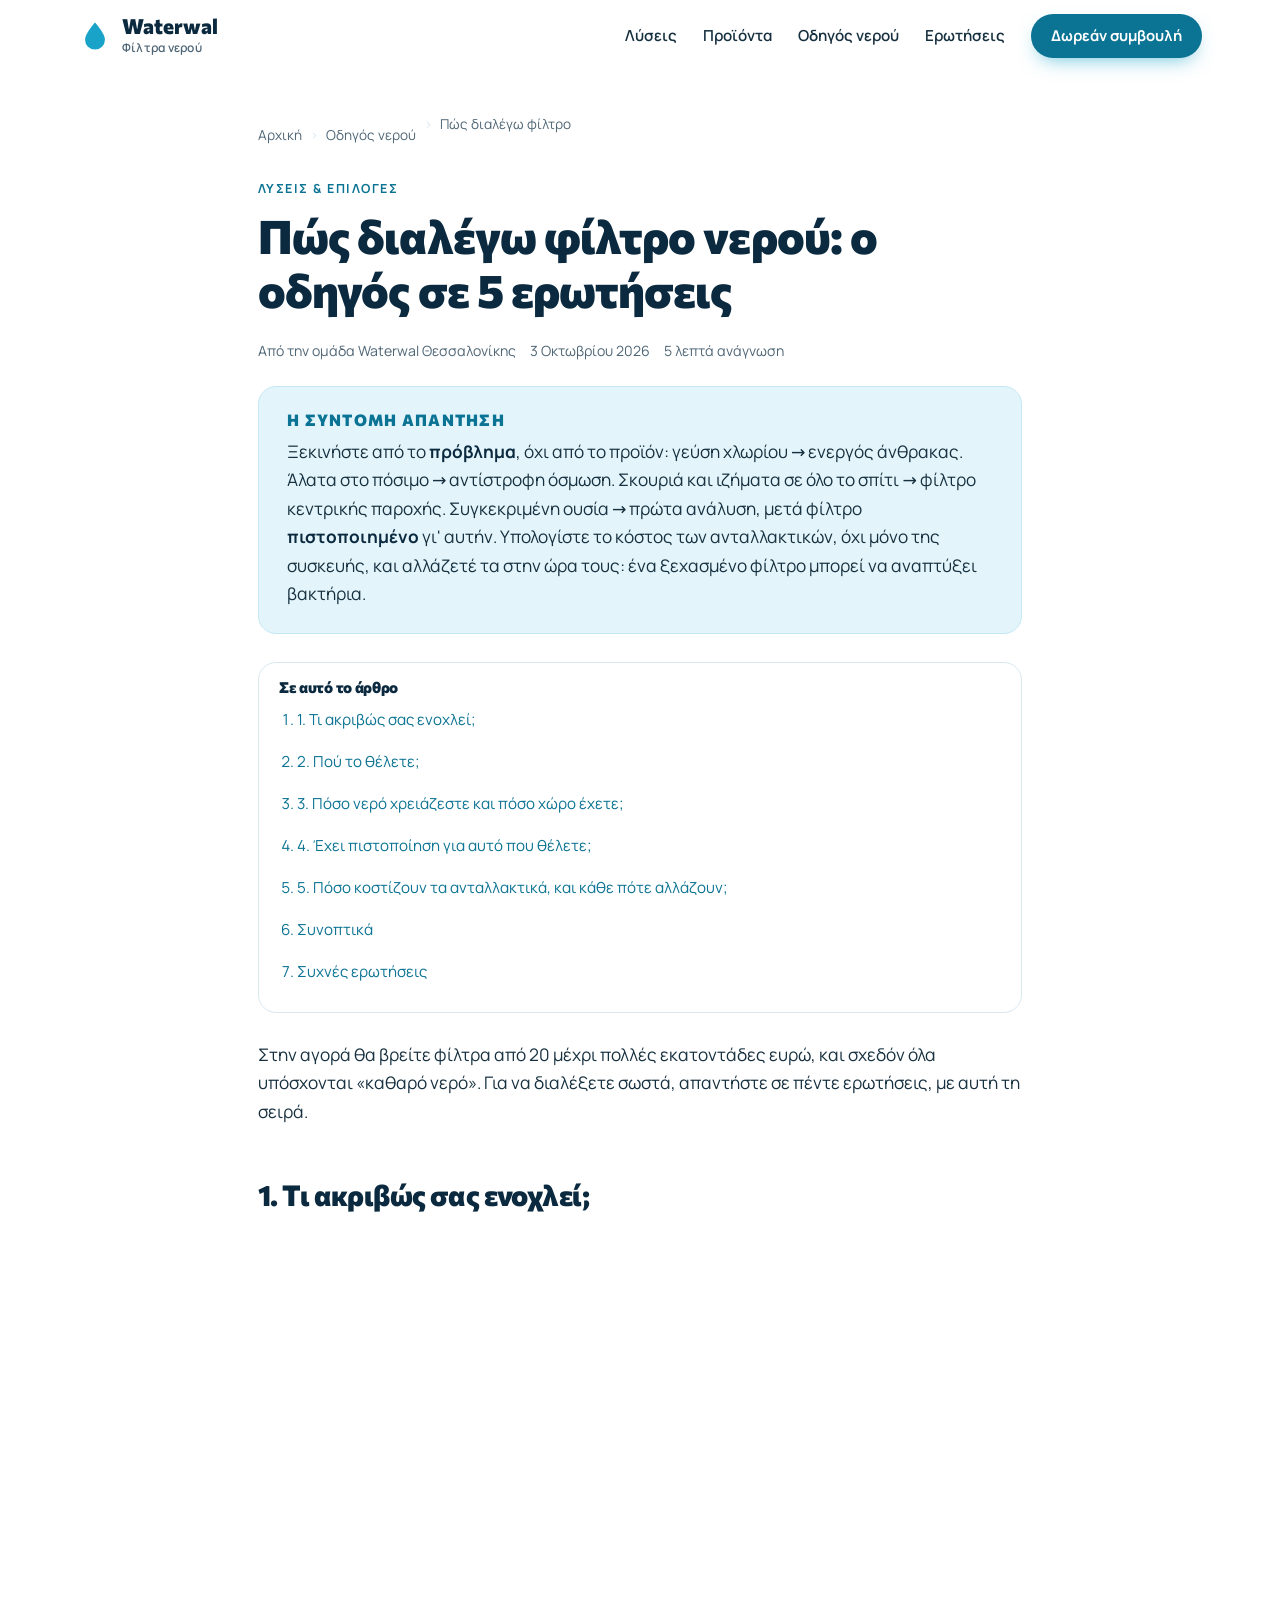
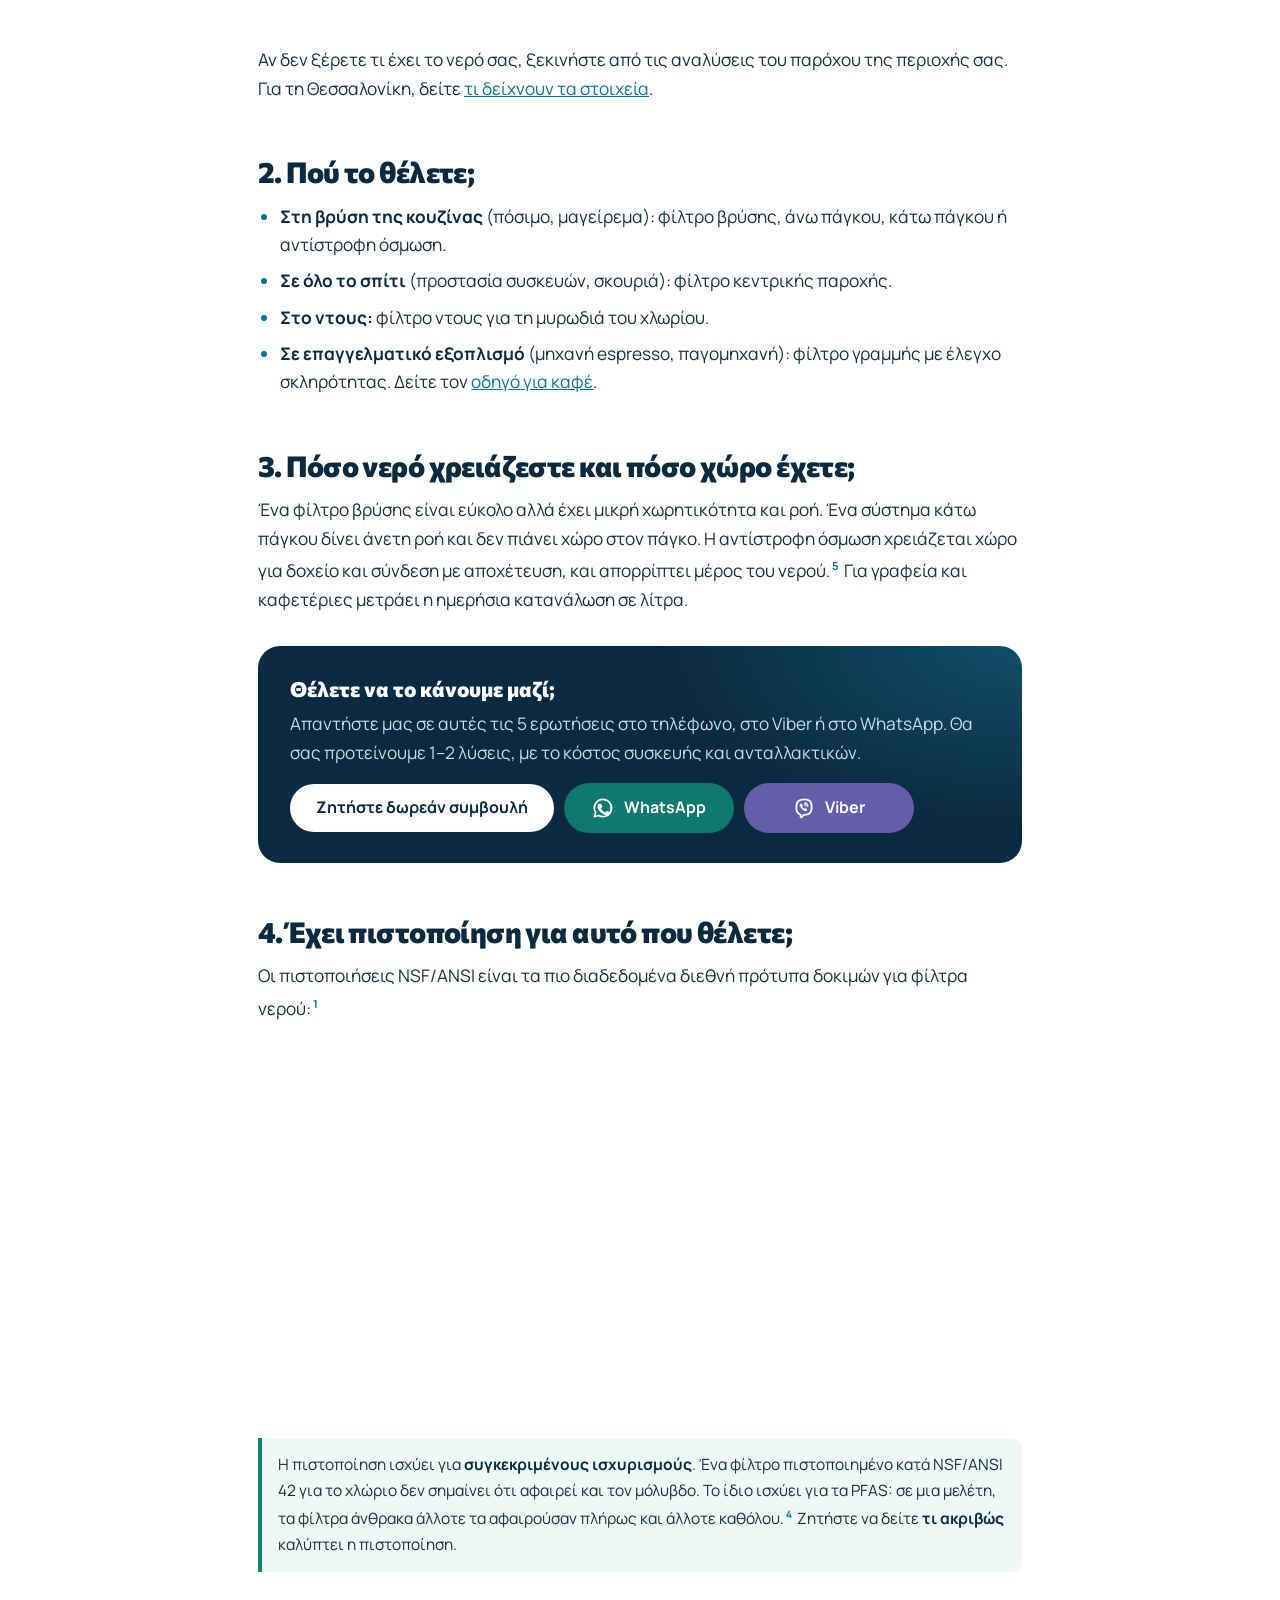
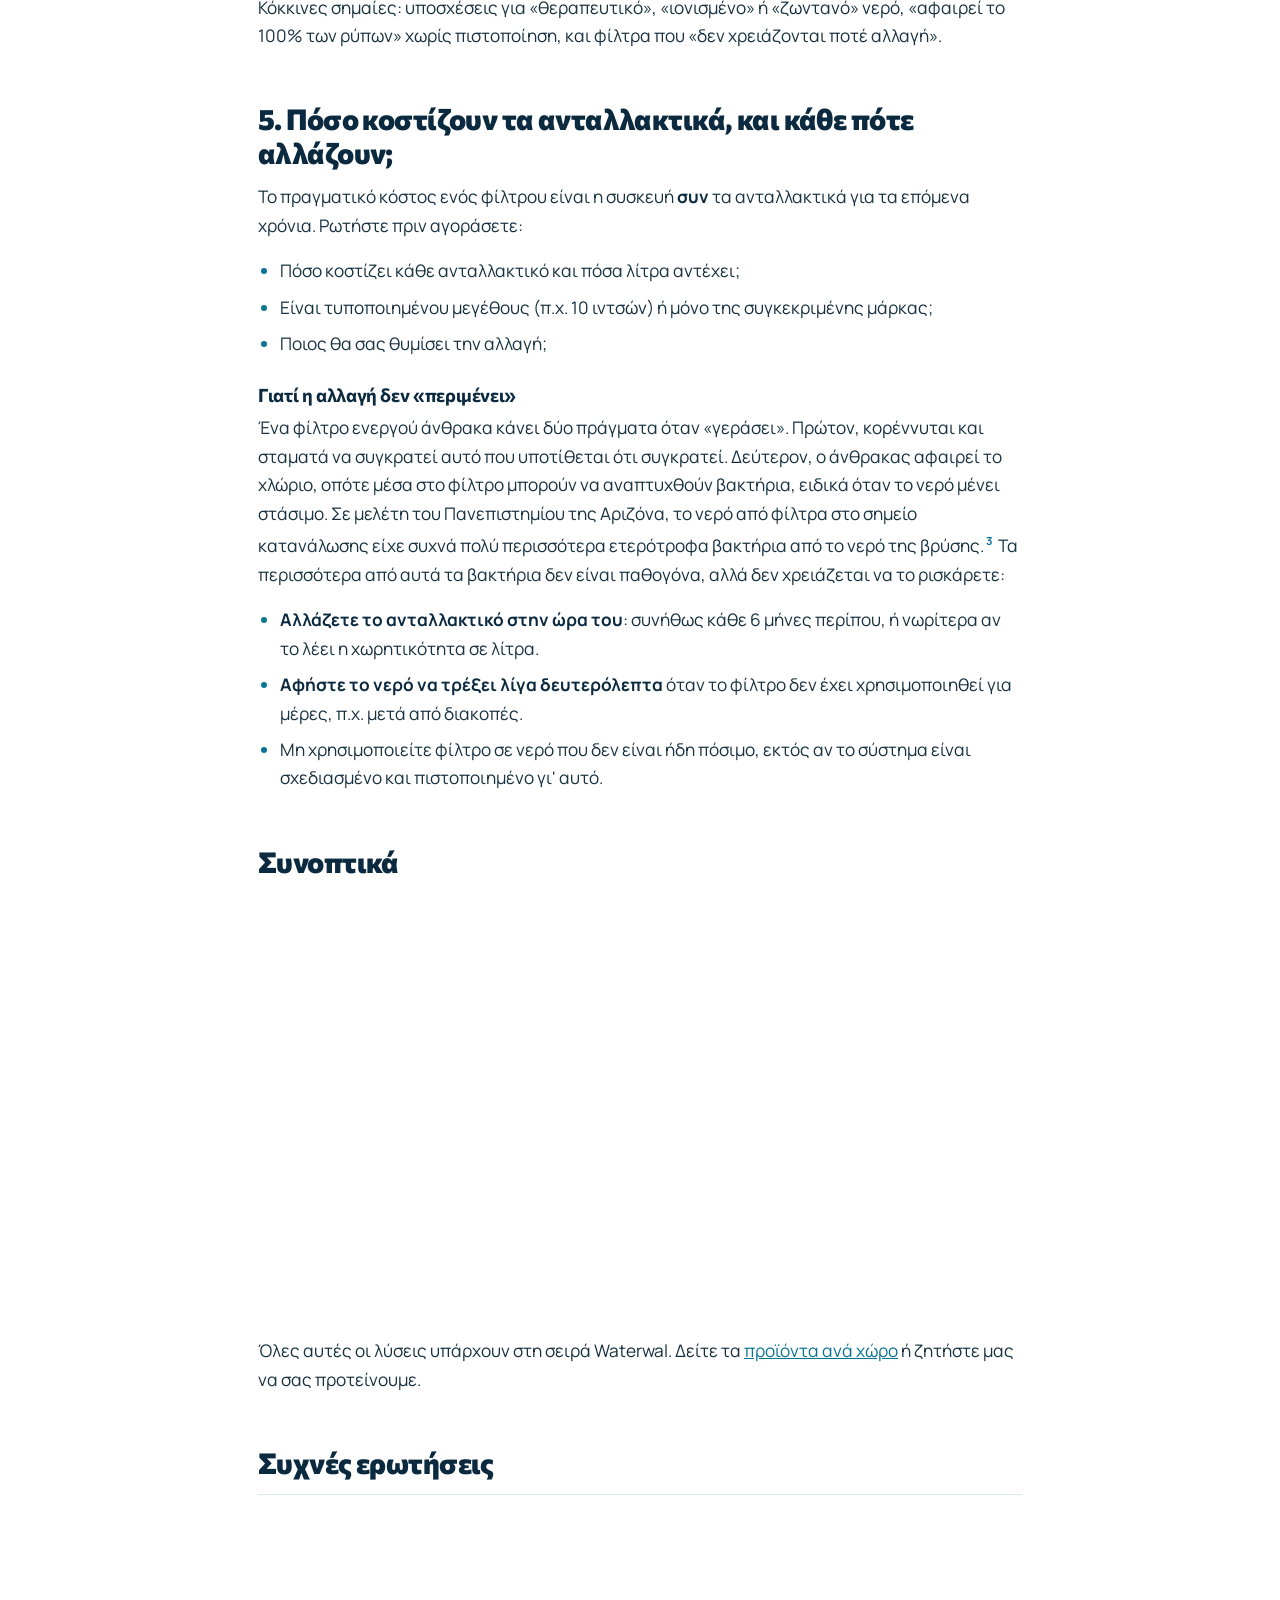
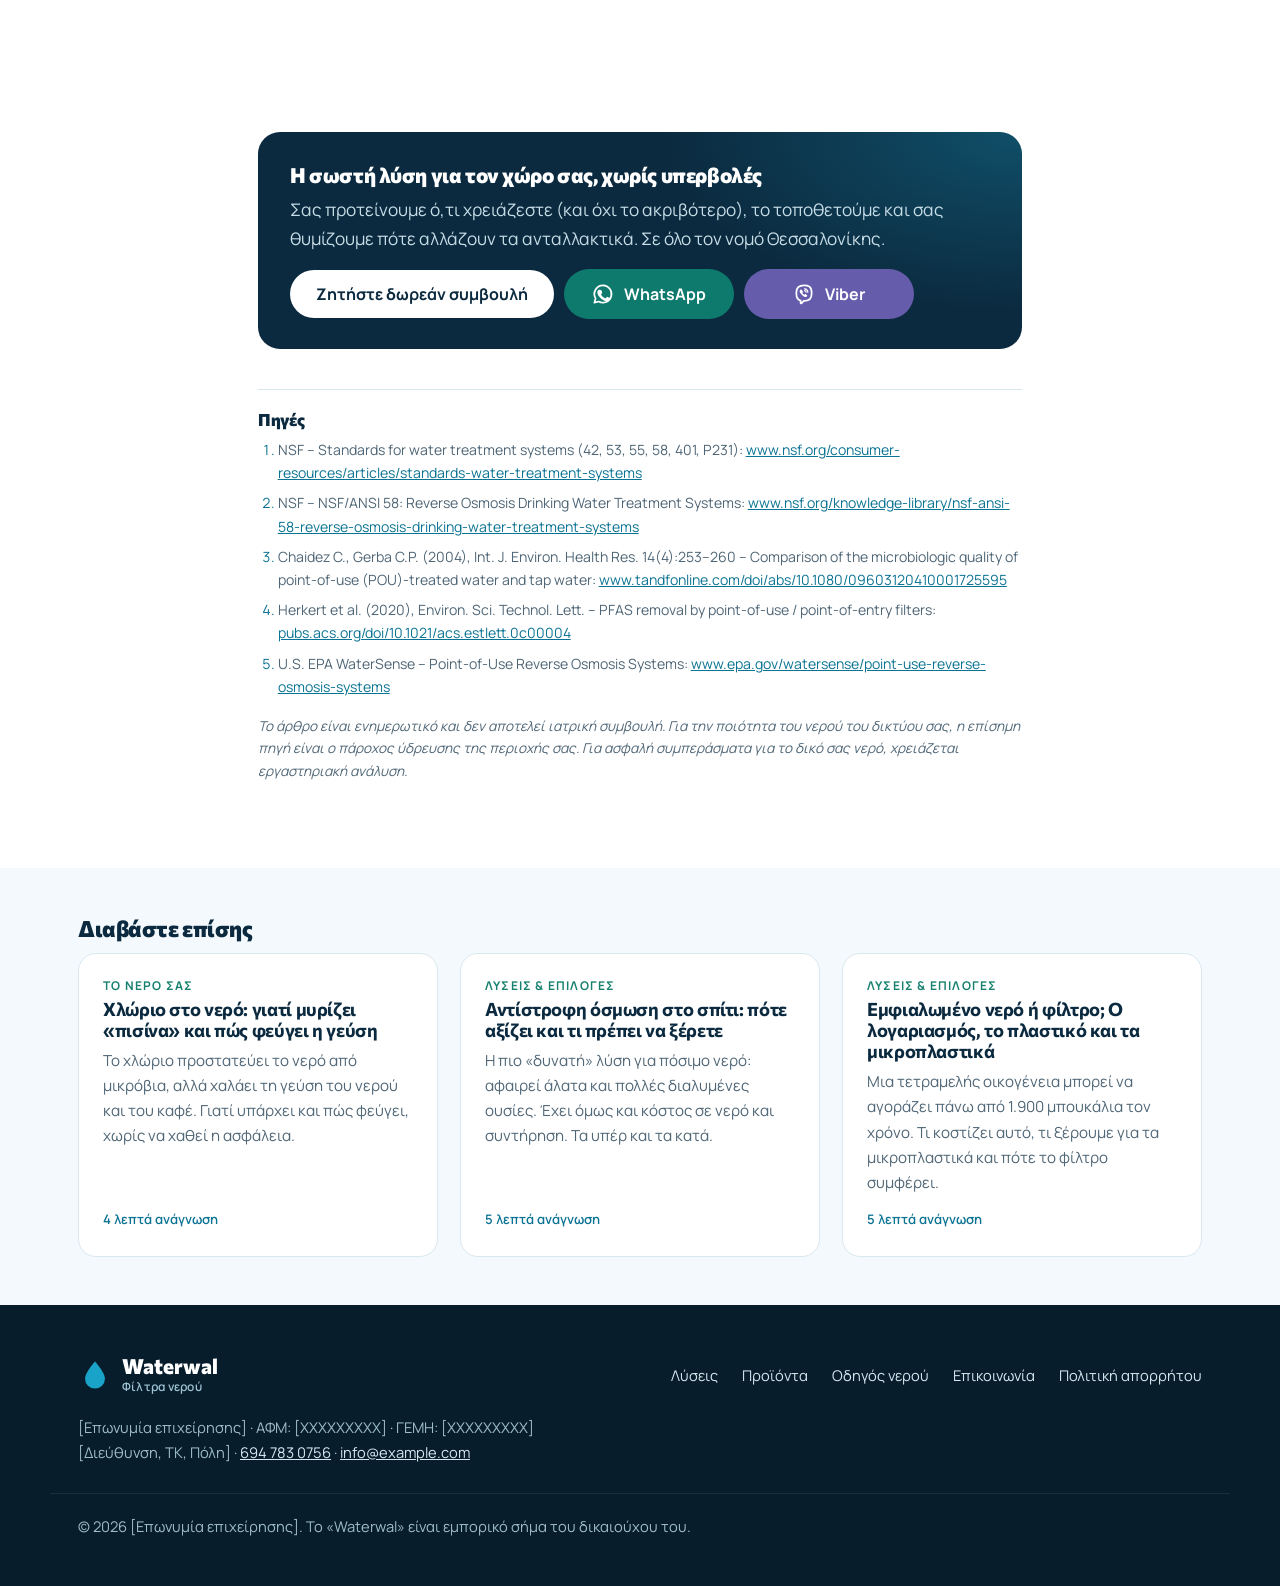
<file: odigos/pos-dialego-filtro-nerou.html>
<!doctype html>
<html lang="el">
<head>
  <meta charset="utf-8">
  <meta name="viewport" content="width=device-width, initial-scale=1, viewport-fit=cover">
  <meta http-equiv="Content-Security-Policy" content="default-src 'none'; script-src 'self'; style-src 'self'; img-src 'self' data:; font-src 'self'; manifest-src 'self'; connect-src 'none'; frame-src 'none'; form-action 'none'; base-uri 'none'; object-src 'none'; require-trusted-types-for 'script'; trusted-types 'none'; upgrade-insecure-requests">
  <meta name="referrer" content="strict-origin-when-cross-origin">

  <!-- TODO: αντικαταστήστε το https://www.example.gr/ με το πραγματικό σας domain (βλ. README) -->
  <title>Πώς διαλέγω φίλτρο νερού: οδηγός σε 5 ερωτήσεις | Waterwal</title>
  <meta name="description" content="Φίλτρο βρύσης, κάτω πάγκου, αντίστροφη όσμωση ή κεντρικής παροχής; Πέντε ερωτήσεις, οι πιστοποιήσεις NSF/ANSI και η αλλαγή ανταλλακτικών.">
  <link rel="canonical" href="https://www.example.gr/odigos/pos-dialego-filtro-nerou.html">
  <link rel="alternate" hreflang="el-GR" href="https://www.example.gr/odigos/pos-dialego-filtro-nerou.html">
  <meta name="robots" content="index, follow, max-image-preview:large, max-snippet:-1">
  <meta name="theme-color" content="#0b2a3f">
  <meta name="format-detection" content="telephone=no">

  <meta property="og:type" content="article">
  <meta property="og:locale" content="el_GR">
  <meta property="og:site_name" content="Waterwal – Φίλτρα νερού">
  <meta property="og:url" content="https://www.example.gr/odigos/pos-dialego-filtro-nerou.html">
  <meta property="og:title" content="Πώς διαλέγω φίλτρο νερού: οδηγός σε 5 ερωτήσεις">
  <meta property="og:description" content="Φίλτρο βρύσης, κάτω πάγκου, αντίστροφη όσμωση ή κεντρικής παροχής; Πέντε ερωτήσεις, οι πιστοποιήσεις NSF/ANSI και η αλλαγή ανταλλακτικών.">
  <meta property="og:image" content="https://www.example.gr/assets/og/pos-dialego-filtro-nerou.jpg">
  <meta property="og:image:type" content="image/jpeg">
  <meta property="og:image:width" content="1200">
  <meta property="og:image:height" content="630">
  <meta property="og:image:alt" content="Πώς διαλέγω φίλτρο νερού: ο οδηγός σε 5 ερωτήσεις">
  <meta property="article:published_time" content="2026-10-03">
  <meta property="article:modified_time" content="2026-10-03">
  <meta property="article:section" content="Λύσεις &amp; επιλογές">
  <meta name="twitter:card" content="summary_large_image">
  <meta name="twitter:title" content="Πώς διαλέγω φίλτρο νερού: οδηγός σε 5 ερωτήσεις">
  <meta name="twitter:description" content="Φίλτρο βρύσης, κάτω πάγκου, αντίστροφη όσμωση ή κεντρικής παροχής; Πέντε ερωτήσεις, οι πιστοποιήσεις NSF/ANSI και η αλλαγή ανταλλακτικών.">
  <meta name="twitter:image" content="https://www.example.gr/assets/og/pos-dialego-filtro-nerou.jpg">
  <meta name="twitter:image:alt" content="Πώς διαλέγω φίλτρο νερού: ο οδηγός σε 5 ερωτήσεις">

  <link rel="icon" href="../assets/favicon.svg" type="image/svg+xml">
  <link rel="icon" href="../assets/favicon-32.png" sizes="32x32" type="image/png">
  <link rel="apple-touch-icon" href="../assets/apple-touch-icon.png">
  <link rel="manifest" href="../site.webmanifest">

  <link rel="preload" href="../assets/fonts/manrope-greek.woff2" as="font" type="font/woff2" crossorigin>
  <link rel="preload" href="../assets/fonts/commissioner-greek.woff2" as="font" type="font/woff2" crossorigin>
  <link rel="stylesheet" href="../css/styles.css">
  <script src="../js/main.js" defer></script>

  <script type="application/ld+json">
{
  "@context": "https://schema.org",
  "@graph": [
    {
      "@type": "BlogPosting",
      "@id": "https://www.example.gr/odigos/pos-dialego-filtro-nerou.html#article",
      "headline": "Πώς διαλέγω φίλτρο νερού: ο οδηγός σε 5 ερωτήσεις",
      "description": "Φίλτρο βρύσης, κάτω πάγκου, αντίστροφη όσμωση ή κεντρικής παροχής; Πέντε ερωτήσεις, οι πιστοποιήσεις NSF/ANSI και η αλλαγή ανταλλακτικών.",
      "image": "https://www.example.gr/assets/og/pos-dialego-filtro-nerou.jpg",
      "datePublished": "2026-10-03",
      "dateModified": "2026-10-03",
      "inLanguage": "el-GR",
      "author": {
        "@type": "Organization",
        "@id": "https://www.example.gr/#business",
        "name": "Waterwal – Φίλτρα νερού"
      },
      "publisher": {
        "@id": "https://www.example.gr/#business"
      },
      "mainEntityOfPage": "https://www.example.gr/odigos/pos-dialego-filtro-nerou.html",
      "isPartOf": {
        "@id": "https://www.example.gr/odigos/#collection"
      },
      "about": [
        {
          "@type": "Thing",
          "name": "Φίλτρα νερού"
        },
        {
          "@type": "Thing",
          "name": "Πιστοποιήσεις NSF/ANSI"
        }
      ],
      "citation": [
        "https://www.nsf.org/consumer-resources/articles/standards-water-treatment-systems",
        "https://www.nsf.org/knowledge-library/nsf-ansi-58-reverse-osmosis-drinking-water-treatment-systems",
        "https://www.tandfonline.com/doi/abs/10.1080/09603120410001725595",
        "https://pubs.acs.org/doi/10.1021/acs.estlett.0c00004",
        "https://www.epa.gov/watersense/point-use-reverse-osmosis-systems"
      ]
    },
    {
      "@type": "BreadcrumbList",
      "itemListElement": [
        {
          "@type": "ListItem",
          "position": 1,
          "name": "Αρχική",
          "item": "https://www.example.gr/"
        },
        {
          "@type": "ListItem",
          "position": 2,
          "name": "Οδηγός νερού",
          "item": "https://www.example.gr/odigos/"
        },
        {
          "@type": "ListItem",
          "position": 3,
          "name": "Πώς διαλέγω φίλτρο νερού: ο οδηγός σε 5 ερωτήσεις",
          "item": "https://www.example.gr/odigos/pos-dialego-filtro-nerou.html"
        }
      ]
    },
    {
      "@type": "FAQPage",
      "@id": "https://www.example.gr/odigos/pos-dialego-filtro-nerou.html#faq",
      "mainEntity": [
        {
          "@type": "Question",
          "name": "Κάθε πότε αλλάζω το ανταλλακτικό;",
          "acceptedAnswer": {
            "@type": "Answer",
            "text": "Συνήθως κάθε 6 μήνες περίπου για τα ανταλλακτικά άνθρακα και ιζημάτων. Εξαρτάται όμως από τα λίτρα που περνούν και την ποιότητα του νερού. Ακολουθήστε τη χωρητικότητα του κατασκευαστή. Αν η ροή πέσει ή επιστρέψει η γεύση χλωρίου, αλλάξτε το νωρίτερα."
          }
        },
        {
          "@type": "Question",
          "name": "Τι σημαίνει πιστοποίηση NSF/ANSI;",
          "acceptedAnswer": {
            "@type": "Answer",
            "text": "Είναι διεθνή πρότυπα δοκιμών για φίλτρα νερού. Το 42 αφορά γεύση και οσμή, το 53 ουσίες με επιπτώσεις στην υγεία, το 58 την αντίστροφη όσμωση και το 401 «αναδυόμενους» ρύπους. Η πιστοποίηση ισχύει για συγκεκριμένους ισχυρισμούς: ελέγξτε ότι καλύπτει αυτό που σας ενδιαφέρει."
          }
        },
        {
          "@type": "Question",
          "name": "Μπορώ να το τοποθετήσω μόνος μου;",
          "acceptedAnswer": {
            "@type": "Answer",
            "text": "Το φίλτρο βρύσης, ναι. Τα συστήματα κάτω πάγκου, αντίστροφης όσμωσης και κεντρικής παροχής είναι καλύτερα να τα τοποθετήσει τεχνικός, για σωστή σύνδεση, στεγανότητα και, στην αντίστροφη όσμωση, σύνδεση με την αποχέτευση."
          }
        }
      ]
    }
  ]
}
  </script>
</head>
<body>

<svg class="sprite" aria-hidden="true" focusable="false">
  <symbol id="ic-drop" viewBox="0 0 24 24">
    <path d="M12 2.5S5 10.2 5 14.6a7 7 0 0 0 14 0C19 10.2 12 2.5 12 2.5z" fill="currentColor"/>
  </symbol>
  <symbol id="ic-whatsapp" viewBox="0 0 24 24">
    <path d="M12 2.6a9.4 9.4 0 0 0-8.1 14.2L2.6 21.4l4.7-1.2A9.4 9.4 0 1 0 12 2.6z" fill="none" stroke="currentColor" stroke-width="1.9" stroke-linejoin="round"/>
    <path d="M9.1 7.4c-.3-.6-.6-.6-.9-.6h-.7c-.3 0-.7.1-1 .5-.4.4-1.3 1.3-1.3 3.1s1.3 3.6 1.5 3.8c.2.3 2.6 4.1 6.4 5.6 3.1 1.2 3.8 1 4.5.9.7-.1 2.2-.9 2.5-1.8.3-.9.3-1.6.2-1.8-.1-.2-.3-.3-.7-.5l-2.3-1.1c-.3-.1-.6-.2-.8.2l-1 1.3c-.2.2-.4.3-.8.1-.4-.2-1.5-.6-2.9-1.8-1.1-1-1.8-2.1-2-2.5-.2-.4 0-.6.2-.8l.6-.7c.2-.2.3-.4.4-.7.1-.3 0-.5 0-.7l-.9-2.4z" fill="currentColor" transform="translate(1.2 1.2) scale(.9)"/>
  </symbol>
  <symbol id="ic-viber" viewBox="0 0 24 24">
    <path d="M12 2.5c-4.6 0-8.3 1.3-8.3 7.6v2.2c0 4 1.7 6 4.6 6.9v2.6c0 .5.6.7.9.4l2.6-2.7h.2c4.6 0 8.3-1.3 8.3-7.6v-1.8c0-6.3-3.7-7.6-8.3-7.6z" fill="none" stroke="currentColor" stroke-width="1.9" stroke-linejoin="round"/>
    <path d="M9.3 7.3c-.3-.3-.8-.3-1.1 0l-.6.6c-.6.6-.4 1.9.6 3.4a10.6 10.6 0 0 0 3.6 3.4c1.4.8 2.4.8 2.9.3l.6-.6c.3-.3.3-.8 0-1.1l-1.2-1c-.3-.3-.8-.3-1.1 0l-.5.5c-.8-.3-1.9-1.4-2.3-2.3l.5-.5c.3-.3.3-.8 0-1.1z" fill="currentColor"/>
    <path d="M12.6 6.4a4 4 0 0 1 3.6 3.6M12.6 8.3a2 2 0 0 1 1.7 1.7" fill="none" stroke="currentColor" stroke-width="1.3" stroke-linecap="round"/>
  </symbol>
  <symbol id="ic-phone" viewBox="0 0 24 24">
    <path d="M6.6 10.8a15.1 15.1 0 0 0 6.6 6.6l2.2-2.2a1 1 0 0 1 1-.25 11.4 11.4 0 0 0 3.6.57 1 1 0 0 1 1 1V20a1 1 0 0 1-1 1A17 17 0 0 1 3 4a1 1 0 0 1 1-1h3.5a1 1 0 0 1 1 1c0 1.25.2 2.45.57 3.57a1 1 0 0 1-.25 1z" fill="currentColor"/>
  </symbol>
</svg>

<a class="skip-link" href="#main">Μετάβαση στο περιεχόμενο</a>

<header class="site-header" id="top">
  <div class="container header-inner">
    <a class="logo" href="../">
      <svg class="logo-mark" aria-hidden="true"><use href="#ic-drop"/></svg>
      <span class="logo-text">Waterwal<small>Φίλτρα νερού</small></span>
    </a>
    <button class="nav-toggle" type="button" aria-expanded="false" aria-controls="site-nav">
      <span class="sr-only">Μενού</span><span class="bar"></span><span class="bar"></span><span class="bar"></span>
    </button>
    <nav class="site-nav" id="site-nav" aria-label="Κύρια πλοήγηση">
      <a href="../#solutions">Λύσεις</a>
      <a href="../#products">Προϊόντα</a>
      <a href="./">Οδηγός νερού</a>
      <a href="../#faq">Ερωτήσεις</a>
      <a class="btn btn-primary btn-sm" href="../#contact">Δωρεάν συμβουλή</a>
    </nav>
  </div>
</header>

<main id="main">
  <article class="article">
    <div class="container narrow">
      <nav class="breadcrumb" aria-label="Διαδρομή">
        <ol>
          <li><a href="../">Αρχική</a></li>
          <li><a href="./">Οδηγός νερού</a></li>
          <li aria-current="page">Πώς διαλέγω φίλτρο</li>
        </ol>
      </nav>
      <header class="article-head">
        <p class="eyebrow">Λύσεις &amp; επιλογές</p>
        <h1>Πώς διαλέγω φίλτρο νερού: ο οδηγός σε 5 ερωτήσεις</h1>
        <p class="article-meta"><span>Από την ομάδα Waterwal Θεσσαλονίκης</span><span><time datetime="2026-10-03">3 Οκτωβρίου 2026</time></span><span>5 λεπτά ανάγνωση</span></p>
      </header>

      <div class="article-body">
        <section class="tldr" aria-labelledby="tldr-title">
          <h2 id="tldr-title">Η σύντομη απάντηση</h2>
          <p>Ξεκινήστε από το <strong>πρόβλημα</strong>, όχι από το προϊόν: γεύση χλωρίου → ενεργός άνθρακας. Άλατα στο πόσιμο → αντίστροφη όσμωση. Σκουριά και ιζήματα σε όλο το σπίτι → φίλτρο κεντρικής παροχής. Συγκεκριμένη ουσία → πρώτα ανάλυση, μετά φίλτρο <strong>πιστοποιημένο</strong> γι' αυτήν. Υπολογίστε το κόστος των ανταλλακτικών, όχι μόνο της συσκευής, και αλλάζετέ τα στην ώρα τους: ένα ξεχασμένο φίλτρο μπορεί να αναπτύξει βακτήρια.</p>
        </section>

        <nav class="toc" aria-labelledby="toc-title">
          <h2 id="toc-title">Σε αυτό το άρθρο</h2>
          <ol>
      <li><a href="#erotisi-1">1. Τι ακριβώς σας ενοχλεί;</a></li>
      <li><a href="#erotisi-2">2. Πού το θέλετε;</a></li>
      <li><a href="#erotisi-3">3. Πόσο νερό χρειάζεστε και πόσο χώρο έχετε;</a></li>
      <li><a href="#erotisi-4">4. Έχει πιστοποίηση για αυτό που θέλετε;</a></li>
      <li><a href="#antallaktika">5. Πόσο κοστίζουν τα ανταλλακτικά, και κάθε πότε αλλάζουν;</a></li>
      <li><a href="#synopsi">Συνοπτικά</a></li>
      <li><a href="#syxnes-erotiseis">Συχνές ερωτήσεις</a></li>
          </ol>
        </nav>

<p>Στην αγορά θα βρείτε φίλτρα από 20 μέχρι πολλές εκατοντάδες ευρώ, και σχεδόν όλα υπόσχονται «καθαρό νερό». Για να διαλέξετε σωστά, απαντήστε σε πέντε ερωτήσεις, με αυτή τη σειρά.</p>

<h2 id="erotisi-1">1. Τι ακριβώς σας ενοχλεί;</h2>
<div class="table-wrap">
  <table>
    <thead><tr><th scope="col">Πρόβλημα</th><th scope="col">Τεχνολογία που το λύνει</th></tr></thead>
    <tbody>
      <tr><td>Γεύση ή οσμή χλωρίου</td><td>Ενεργός άνθρακας (κόκκος ή μπλοκ)</td></tr>
      <tr><td>Άμμος, σκουριά, θολούρα</td><td>Φίλτρο ιζημάτων</td></tr>
      <tr><td>Άλατα (πουρί) στο πόσιμο</td><td>Αντίστροφη όσμωση</td></tr>
      <tr><td>Άλατα σε όλο το σπίτι</td><td>Αποσκληρυντής στην κεντρική παροχή</td></tr>
      <tr><td>Συγκεκριμένη ουσία (π.χ. νιτρικά, αρσενικό, μόλυβδος)</td><td>Πρώτα ανάλυση, μετά σύστημα <strong>πιστοποιημένο</strong> για αυτή την ουσία</td></tr>
      <tr><td>Θέλω να κόψω το εμφιαλωμένο</td><td>Φίλτρο κάτω πάγκου ή αντίστροφη όσμωση, ανάλογα με τα άλατα</td></tr>
    </tbody>
  </table>
</div>
<p>Αν δεν ξέρετε τι έχει το νερό σας, ξεκινήστε από τις αναλύσεις του παρόχου της περιοχής σας. Για τη Θεσσαλονίκη, δείτε <a href="nero-vrysis-thessaloniki.html">τι δείχνουν τα στοιχεία</a>.</p>

<h2 id="erotisi-2">2. Πού το θέλετε;</h2>
<ul>
  <li><strong>Στη βρύση της κουζίνας</strong> (πόσιμο, μαγείρεμα): φίλτρο βρύσης, άνω πάγκου, κάτω πάγκου ή αντίστροφη όσμωση.</li>
  <li><strong>Σε όλο το σπίτι</strong> (προστασία συσκευών, σκουριά): φίλτρο κεντρικής παροχής.</li>
  <li><strong>Στο ντους:</strong> φίλτρο ντους για τη μυρωδιά του χλωρίου.</li>
  <li><strong>Σε επαγγελματικό εξοπλισμό</strong> (μηχανή espresso, παγομηχανή): φίλτρο γραμμής με έλεγχο σκληρότητας. Δείτε τον <a href="nero-gia-kafe-espresso.html">οδηγό για καφέ</a>.</li>
</ul>

<h2 id="erotisi-3">3. Πόσο νερό χρειάζεστε και πόσο χώρο έχετε;</h2>
<p>Ένα φίλτρο βρύσης είναι εύκολο αλλά έχει μικρή χωρητικότητα και ροή. Ένα σύστημα κάτω πάγκου δίνει άνετη ροή και δεν πιάνει χώρο στον πάγκο. Η αντίστροφη όσμωση χρειάζεται χώρο για δοχείο και σύνδεση με αποχέτευση, και απορρίπτει μέρος του νερού.<sup><a href="#src-5" aria-label="Πηγή 5">5</a></sup> Για γραφεία και καφετέριες μετράει η ημερήσια κατανάλωση σε λίτρα.</p>

<aside class="cta-box" aria-label="Δωρεάν συμβουλή">
  <p class="cta-title">Θέλετε να το κάνουμε μαζί;</p>
  <p>Απαντήστε μας σε αυτές τις 5 ερωτήσεις στο τηλέφωνο, στο Viber ή στο WhatsApp. Θα σας προτείνουμε 1–2 λύσεις, με το κόστος συσκευής και ανταλλακτικών.</p>
  <div class="cta-actions">
    <a class="btn btn-light" href="../#contact">Ζητήστε δωρεάν συμβουλή</a>
    <div class="chat-buttons">
      <a class="btn btn-chat btn-whatsapp" href="https://wa.me/306947830756?text=%CE%93%CE%B5%CE%B9%CE%B1%20%CF%83%CE%B1%CF%82%21%20%CE%94%CE%B9%CE%AC%CE%B2%CE%B1%CF%83%CE%B1%20%CF%84%CE%BF%CE%BD%20%CE%BF%CE%B4%CE%B7%CE%B3%CF%8C%20%CE%B5%CF%80%CE%B9%CE%BB%CE%BF%CE%B3%CE%AE%CF%82%20%CF%86%CE%AF%CE%BB%CF%84%CF%81%CE%BF%CF%85%20%CE%BA%CE%B1%CE%B9%20%CE%B8%CE%B1%20%CE%AE%CE%B8%CE%B5%CE%BB%CE%B1%20%CF%80%CF%81%CF%8C%CF%84%CE%B1%CF%83%CE%B7%20%CE%B3%CE%B9%CE%B1%20%CF%84%CE%BF%20%CF%83%CF%80%CE%AF%CF%84%CE%B9%2F%CF%84%CE%B7%CE%BD%20%CE%B5%CF%80%CE%B9%CF%87%CE%B5%CE%AF%CF%81%CE%B7%CF%83%CE%AE%20%CE%BC%CE%BF%CF%85." target="_blank" rel="noopener noreferrer"><svg aria-hidden="true"><use href="#ic-whatsapp"/></svg>WhatsApp<span class="sr-only"> (ανοίγει σε νέα καρτέλα)</span></a>
      <a class="btn btn-chat btn-viber" href="viber://chat?number=%2B306947830756"><svg aria-hidden="true"><use href="#ic-viber"/></svg>Viber</a>
    </div>
  </div>
</aside>

<h2 id="erotisi-4">4. Έχει πιστοποίηση για αυτό που θέλετε;</h2>
<p>Οι πιστοποιήσεις NSF/ANSI είναι τα πιο διαδεδομένα διεθνή πρότυπα δοκιμών για φίλτρα νερού:<sup><a href="#src-1" aria-label="Πηγή 1">1</a></sup></p>
<div class="table-wrap">
  <table>
    <thead><tr><th scope="col">Πρότυπο</th><th scope="col">Τι καλύπτει</th></tr></thead>
    <tbody>
      <tr><td>NSF/ANSI 42</td><td>Αισθητικά χαρακτηριστικά: γεύση και οσμή χλωρίου, σωματίδια</td></tr>
      <tr><td>NSF/ANSI 53</td><td>Ουσίες με επιπτώσεις στην υγεία, π.χ. μόλυβδος, κύστεις, πτητικές οργανικές ενώσεις, PFOA/PFOS</td></tr>
      <tr><td>NSF/ANSI 58</td><td>Αντίστροφη όσμωση: μείωση TDS τουλάχιστον 75%, συν ξεχωριστούς ισχυρισμούς<sup><a href="#src-2" aria-label="Πηγή 2">2</a></sup></td></tr>
      <tr><td>NSF/ANSI 401</td><td>«Αναδυόμενοι» ρύποι, π.χ. ορισμένα φάρμακα και φυτοφάρμακα</td></tr>
      <tr><td>NSF/ANSI 55 / P231</td><td>Συστήματα UV / μικροβιολογικοί καθαριστές</td></tr>
    </tbody>
  </table>
</div>
<p class="note">Η πιστοποίηση ισχύει για <strong>συγκεκριμένους ισχυρισμούς</strong>. Ένα φίλτρο πιστοποιημένο κατά NSF/ANSI 42 για το χλώριο δεν σημαίνει ότι αφαιρεί και τον μόλυβδο. Το ίδιο ισχύει για τα PFAS: σε μια μελέτη, τα φίλτρα άνθρακα άλλοτε τα αφαιρούσαν πλήρως και άλλοτε καθόλου.<sup><a href="#src-4" aria-label="Πηγή 4">4</a></sup> Ζητήστε να δείτε <strong>τι ακριβώς</strong> καλύπτει η πιστοποίηση.</p>
<p>Κόκκινες σημαίες: υποσχέσεις για «θεραπευτικό», «ιονισμένο» ή «ζωντανό» νερό, «αφαιρεί το 100% των ρύπων» χωρίς πιστοποίηση, και φίλτρα που «δεν χρειάζονται ποτέ αλλαγή».</p>

<h2 id="antallaktika">5. Πόσο κοστίζουν τα ανταλλακτικά, και κάθε πότε αλλάζουν;</h2>
<p>Το πραγματικό κόστος ενός φίλτρου είναι η συσκευή <strong>συν</strong> τα ανταλλακτικά για τα επόμενα χρόνια. Ρωτήστε πριν αγοράσετε:</p>
<ul>
  <li>Πόσο κοστίζει κάθε ανταλλακτικό και πόσα λίτρα αντέχει;</li>
  <li>Είναι τυποποιημένου μεγέθους (π.χ. 10 ιντσών) ή μόνο της συγκεκριμένης μάρκας;</li>
  <li>Ποιος θα σας θυμίσει την αλλαγή;</li>
</ul>
<h3>Γιατί η αλλαγή δεν «περιμένει»</h3>
<p>Ένα φίλτρο ενεργού άνθρακα κάνει δύο πράγματα όταν «γεράσει». Πρώτον, κορέννυται και σταματά να συγκρατεί αυτό που υποτίθεται ότι συγκρατεί. Δεύτερον, ο άνθρακας αφαιρεί το χλώριο, οπότε μέσα στο φίλτρο μπορούν να αναπτυχθούν βακτήρια, ειδικά όταν το νερό μένει στάσιμο. Σε μελέτη του Πανεπιστημίου της Αριζόνα, το νερό από φίλτρα στο σημείο κατανάλωσης είχε συχνά πολύ περισσότερα ετερότροφα βακτήρια από το νερό της βρύσης.<sup><a href="#src-3" aria-label="Πηγή 3">3</a></sup> Τα περισσότερα από αυτά τα βακτήρια δεν είναι παθογόνα, αλλά δεν χρειάζεται να το ρισκάρετε:</p>
<ul>
  <li><strong>Αλλάζετε το ανταλλακτικό στην ώρα του</strong>: συνήθως κάθε 6 μήνες περίπου, ή νωρίτερα αν το λέει η χωρητικότητα σε λίτρα.</li>
  <li><strong>Αφήστε το νερό να τρέξει λίγα δευτερόλεπτα</strong> όταν το φίλτρο δεν έχει χρησιμοποιηθεί για μέρες, π.χ. μετά από διακοπές.</li>
  <li>Μη χρησιμοποιείτε φίλτρο σε νερό που δεν είναι ήδη πόσιμο, εκτός αν το σύστημα είναι σχεδιασμένο και πιστοποιημένο γι' αυτό.</li>
</ul>

<h2 id="synopsi">Συνοπτικά</h2>
<div class="table-wrap">
  <table>
    <thead><tr><th scope="col">Λύση</th><th scope="col">Ιδανική για</th><th scope="col">Τι να προσέξετε</th></tr></thead>
    <tbody>
      <tr><td>Φίλτρο βρύσης</td><td>Γεύση, ενοίκιο, μικρό κόστος</td><td>Μικρή χωρητικότητα, συχνή αλλαγή</td></tr>
      <tr><td>Κάτω πάγκου (1–2 στάδια)</td><td>Πόσιμο χωρίς χλώριο και ιζήματα</td><td>Δεν αφαιρεί άλατα</td></tr>
      <tr><td>Άνω πάγκου (τριπλό)</td><td>Όταν δεν υπάρχει χώρος κάτω από τον νεροχύτη</td><td>Πιάνει χώρο στον πάγκο</td></tr>
      <tr><td>Αντίστροφη όσμωση</td><td>Άλατα, μέγιστο φιλτράρισμα, τέλος στο εμφιαλωμένο</td><td>Απόρριψη νερού, συντήρηση, χώρος</td></tr>
      <tr><td>Κεντρικής παροχής</td><td>Σκουριά, ιζήματα, προστασία συσκευών</td><td>Δεν αντικαθιστά το φίλτρο πόσιμου νερού</td></tr>
    </tbody>
  </table>
</div>
<p>Όλες αυτές οι λύσεις υπάρχουν στη σειρά Waterwal. Δείτε τα <a href="../#products">προϊόντα ανά χώρο</a> ή ζητήστε μας να σας προτείνουμε.</p>

    <h2 id="syxnes-erotiseis">Συχνές ερωτήσεις</h2>
    <div class="faq article-faq">
      <details>
        <summary>Κάθε πότε αλλάζω το ανταλλακτικό;</summary>
        <p>Συνήθως κάθε 6 μήνες περίπου για τα ανταλλακτικά άνθρακα και ιζημάτων. Εξαρτάται όμως από τα λίτρα που περνούν και την ποιότητα του νερού. Ακολουθήστε τη χωρητικότητα του κατασκευαστή. Αν η ροή πέσει ή επιστρέψει η γεύση χλωρίου, αλλάξτε το νωρίτερα.</p>
      </details>
      <details>
        <summary>Τι σημαίνει πιστοποίηση NSF/ANSI;</summary>
        <p>Είναι διεθνή πρότυπα δοκιμών για φίλτρα νερού. Το 42 αφορά γεύση και οσμή, το 53 ουσίες με επιπτώσεις στην υγεία, το 58 την αντίστροφη όσμωση και το 401 «αναδυόμενους» ρύπους. Η πιστοποίηση ισχύει για συγκεκριμένους ισχυρισμούς: ελέγξτε ότι καλύπτει αυτό που σας ενδιαφέρει.</p>
      </details>
      <details>
        <summary>Μπορώ να το τοποθετήσω μόνος μου;</summary>
        <p>Το φίλτρο βρύσης, ναι. Τα συστήματα κάτω πάγκου, αντίστροφης όσμωσης και κεντρικής παροχής είναι καλύτερα να τα τοποθετήσει τεχνικός, για σωστή σύνδεση, στεγανότητα και, στην αντίστροφη όσμωση, σύνδεση με την αποχέτευση.</p>
      </details>
    </div>

<aside class="cta-box" aria-label="Δωρεάν συμβουλή">
  <h2>Η σωστή λύση για τον χώρο σας, χωρίς υπερβολές</h2>
  <p>Σας προτείνουμε ό,τι χρειάζεστε (και όχι το ακριβότερο), το τοποθετούμε και σας θυμίζουμε πότε αλλάζουν τα ανταλλακτικά. Σε όλο τον νομό Θεσσαλονίκης.</p>
  <div class="cta-actions">
    <a class="btn btn-light" href="../#contact">Ζητήστε δωρεάν συμβουλή</a>
    <div class="chat-buttons">
      <a class="btn btn-chat btn-whatsapp" href="https://wa.me/306947830756?text=%CE%93%CE%B5%CE%B9%CE%B1%20%CF%83%CE%B1%CF%82%21%20%CE%94%CE%B9%CE%AC%CE%B2%CE%B1%CF%83%CE%B1%20%CF%84%CE%BF%CE%BD%20%CE%BF%CE%B4%CE%B7%CE%B3%CF%8C%20%CE%B5%CF%80%CE%B9%CE%BB%CE%BF%CE%B3%CE%AE%CF%82%20%CF%86%CE%AF%CE%BB%CF%84%CF%81%CE%BF%CF%85%20%CE%BA%CE%B1%CE%B9%20%CE%B8%CE%B1%20%CE%AE%CE%B8%CE%B5%CE%BB%CE%B1%20%CF%80%CF%81%CF%8C%CF%84%CE%B1%CF%83%CE%B7%20%CE%B3%CE%B9%CE%B1%20%CF%84%CE%BF%20%CF%83%CF%80%CE%AF%CF%84%CE%B9%2F%CF%84%CE%B7%CE%BD%20%CE%B5%CF%80%CE%B9%CF%87%CE%B5%CE%AF%CF%81%CE%B7%CF%83%CE%AE%20%CE%BC%CE%BF%CF%85." target="_blank" rel="noopener noreferrer"><svg aria-hidden="true"><use href="#ic-whatsapp"/></svg>WhatsApp<span class="sr-only"> (ανοίγει σε νέα καρτέλα)</span></a>
      <a class="btn btn-chat btn-viber" href="viber://chat?number=%2B306947830756"><svg aria-hidden="true"><use href="#ic-viber"/></svg>Viber</a>
    </div>
  </div>
</aside>

        <section class="sources" aria-labelledby="sources-title">
          <h2 id="sources-title">Πηγές</h2>
          <ol>
      <li id="src-1">NSF – Standards for water treatment systems (42, 53, 55, 58, 401, P231): <a href="https://www.nsf.org/consumer-resources/articles/standards-water-treatment-systems" rel="noopener noreferrer" target="_blank">www.nsf.org/consumer-resources/articles/standards-water-treatment-systems<span class="sr-only"> (ανοίγει σε νέα καρτέλα)</span></a></li>
      <li id="src-2">NSF – NSF/ANSI 58: Reverse Osmosis Drinking Water Treatment Systems: <a href="https://www.nsf.org/knowledge-library/nsf-ansi-58-reverse-osmosis-drinking-water-treatment-systems" rel="noopener noreferrer" target="_blank">www.nsf.org/knowledge-library/nsf-ansi-58-reverse-osmosis-drinking-water-treatment-systems<span class="sr-only"> (ανοίγει σε νέα καρτέλα)</span></a></li>
      <li id="src-3">Chaidez C., Gerba C.P. (2004), Int. J. Environ. Health Res. 14(4):253–260 – Comparison of the microbiologic quality of point-of-use (POU)-treated water and tap water: <a href="https://www.tandfonline.com/doi/abs/10.1080/09603120410001725595" rel="noopener noreferrer" target="_blank">www.tandfonline.com/doi/abs/10.1080/09603120410001725595<span class="sr-only"> (ανοίγει σε νέα καρτέλα)</span></a></li>
      <li id="src-4">Herkert et al. (2020), Environ. Sci. Technol. Lett. – PFAS removal by point-of-use / point-of-entry filters: <a href="https://pubs.acs.org/doi/10.1021/acs.estlett.0c00004" rel="noopener noreferrer" target="_blank">pubs.acs.org/doi/10.1021/acs.estlett.0c00004<span class="sr-only"> (ανοίγει σε νέα καρτέλα)</span></a></li>
      <li id="src-5">U.S. EPA WaterSense – Point-of-Use Reverse Osmosis Systems: <a href="https://www.epa.gov/watersense/point-use-reverse-osmosis-systems" rel="noopener noreferrer" target="_blank">www.epa.gov/watersense/point-use-reverse-osmosis-systems<span class="sr-only"> (ανοίγει σε νέα καρτέλα)</span></a></li>
          </ol>
          <p class="disclaimer">Το άρθρο είναι ενημερωτικό και δεν αποτελεί ιατρική συμβουλή. Για την ποιότητα του νερού του δικτύου σας, η επίσημη πηγή είναι ο πάροχος ύδρευσης της περιοχής σας. Για ασφαλή συμπεράσματα για το δικό σας νερό, χρειάζεται εργαστηριακή ανάλυση.</p>
        </section>
      </div>
    </div>
  </article>

  <section class="related section-tint" aria-labelledby="related-title">
    <div class="container">
      <h2 id="related-title">Διαβάστε επίσης</h2>
      <div class="guide-grid">
      <article class="guide-card">
        <span class="guide-tag">Το νερό σας</span>
        <h3><a href="xlorio-sto-nero.html">Χλώριο στο νερό: γιατί μυρίζει «πισίνα» και πώς φεύγει η γεύση</a></h3>
        <p>Το χλώριο προστατεύει το νερό από μικρόβια, αλλά χαλάει τη γεύση του νερού και του καφέ. Γιατί υπάρχει και πώς φεύγει, χωρίς να χαθεί η ασφάλεια.</p>
        <p class="meta">4 λεπτά ανάγνωση</p>
      </article>
      <article class="guide-card">
        <span class="guide-tag">Λύσεις &amp; επιλογές</span>
        <h3><a href="antistrofi-osmosi.html">Αντίστροφη όσμωση στο σπίτι: πότε αξίζει και τι πρέπει να ξέρετε</a></h3>
        <p>Η πιο «δυνατή» λύση για πόσιμο νερό: αφαιρεί άλατα και πολλές διαλυμένες ουσίες. Έχει όμως και κόστος σε νερό και συντήρηση. Τα υπέρ και τα κατά.</p>
        <p class="meta">5 λεπτά ανάγνωση</p>
      </article>
      <article class="guide-card">
        <span class="guide-tag">Λύσεις &amp; επιλογές</span>
        <h3><a href="emfialomeno-i-filtro.html">Εμφιαλωμένο νερό ή φίλτρο; Ο λογαριασμός, το πλαστικό και τα μικροπλαστικά</a></h3>
        <p>Μια τετραμελής οικογένεια μπορεί να αγοράζει πάνω από 1.900 μπουκάλια τον χρόνο. Τι κοστίζει αυτό, τι ξέρουμε για τα μικροπλαστικά και πότε το φίλτρο συμφέρει.</p>
        <p class="meta">5 λεπτά ανάγνωση</p>
      </article>
      </div>
    </div>
  </section>
</main>

<footer class="site-footer">
  <div class="container footer-grid">
    <div>
      <a class="logo logo-light" href="../">
        <svg class="logo-mark" aria-hidden="true"><use href="#ic-drop"/></svg>
        <span class="logo-text">Waterwal<small>Φίλτρα νερού</small></span>
      </a>
      <!-- TODO: στοιχεία επιχείρησης (ίδια με την αρχική σελίδα) -->
      <address class="legal">[Επωνυμία επιχείρησης] · ΑΦΜ: [XXXXXXXXX] · ΓΕΜΗ: [XXXXXXXXX]<br>[Διεύθυνση, ΤΚ, Πόλη] · <a href="tel:+306947830756">694 783 0756</a> · <a href="mailto:info@example.com">info@example.com</a></address>
    </div>
    <nav aria-label="Υποσέλιδο">
      <a href="../#solutions">Λύσεις</a>
      <a href="../#products">Προϊόντα</a>
      <a href="./">Οδηγός νερού</a>
      <a href="../#contact">Επικοινωνία</a>
      <a href="../privacy.html">Πολιτική απορρήτου</a>
    </nav>
  </div>
  <div class="container footer-bottom">
    <p>© <span id="year">2026</span> [Επωνυμία επιχείρησης]. Το «Waterwal» είναι εμπορικό σήμα του δικαιούχου του.</p>
  </div>
</footer>

<!-- Γραμμή γρήγορης επικοινωνίας για κινητά/tablet -->
<nav class="action-bar" aria-label="Γρήγορη επικοινωνία">
  <a class="action-call" href="tel:+306947830756"><svg aria-hidden="true"><use href="#ic-phone"/></svg><span>Κλήση</span></a>
  <a class="action-viber" href="viber://chat?number=%2B306947830756"><svg aria-hidden="true"><use href="#ic-viber"/></svg><span>Viber</span></a>
  <a class="action-whatsapp" href="https://wa.me/306947830756?text=%CE%93%CE%B5%CE%B9%CE%B1%20%CF%83%CE%B1%CF%82%21%20%CE%94%CE%B9%CE%AC%CE%B2%CE%B1%CF%83%CE%B1%20%CF%84%CE%BF%CE%BD%20%CE%BF%CE%B4%CE%B7%CE%B3%CF%8C%20%CE%B5%CF%80%CE%B9%CE%BB%CE%BF%CE%B3%CE%AE%CF%82%20%CF%86%CE%AF%CE%BB%CF%84%CF%81%CE%BF%CF%85%20%CE%BA%CE%B1%CE%B9%20%CE%B8%CE%B1%20%CE%AE%CE%B8%CE%B5%CE%BB%CE%B1%20%CF%80%CF%81%CF%8C%CF%84%CE%B1%CF%83%CE%B7%20%CE%B3%CE%B9%CE%B1%20%CF%84%CE%BF%20%CF%83%CF%80%CE%AF%CF%84%CE%B9%2F%CF%84%CE%B7%CE%BD%20%CE%B5%CF%80%CE%B9%CF%87%CE%B5%CE%AF%CF%81%CE%B7%CF%83%CE%AE%20%CE%BC%CE%BF%CF%85." target="_blank" rel="noopener noreferrer"><svg aria-hidden="true"><use href="#ic-whatsapp"/></svg><span>WhatsApp</span><span class="sr-only"> (ανοίγει σε νέα καρτέλα)</span></a>
</nav>

</body>
</html>
</file>
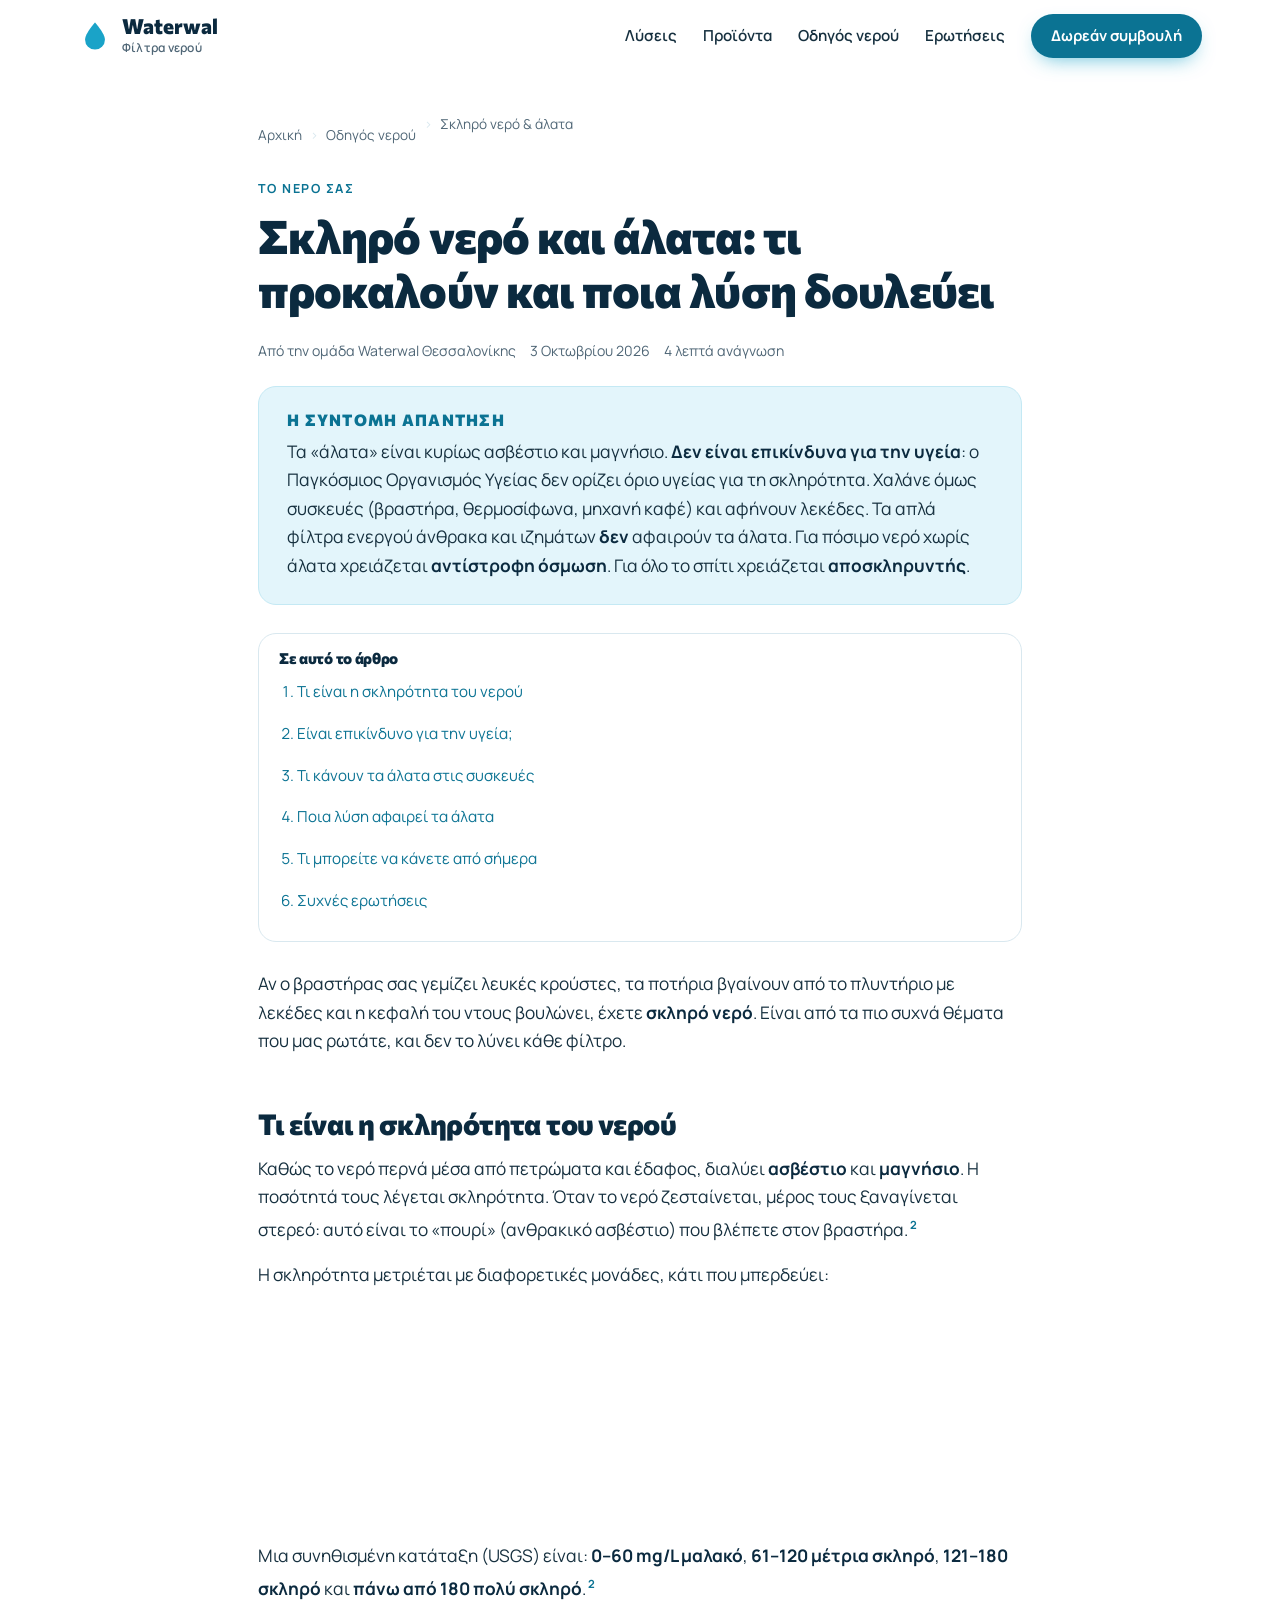
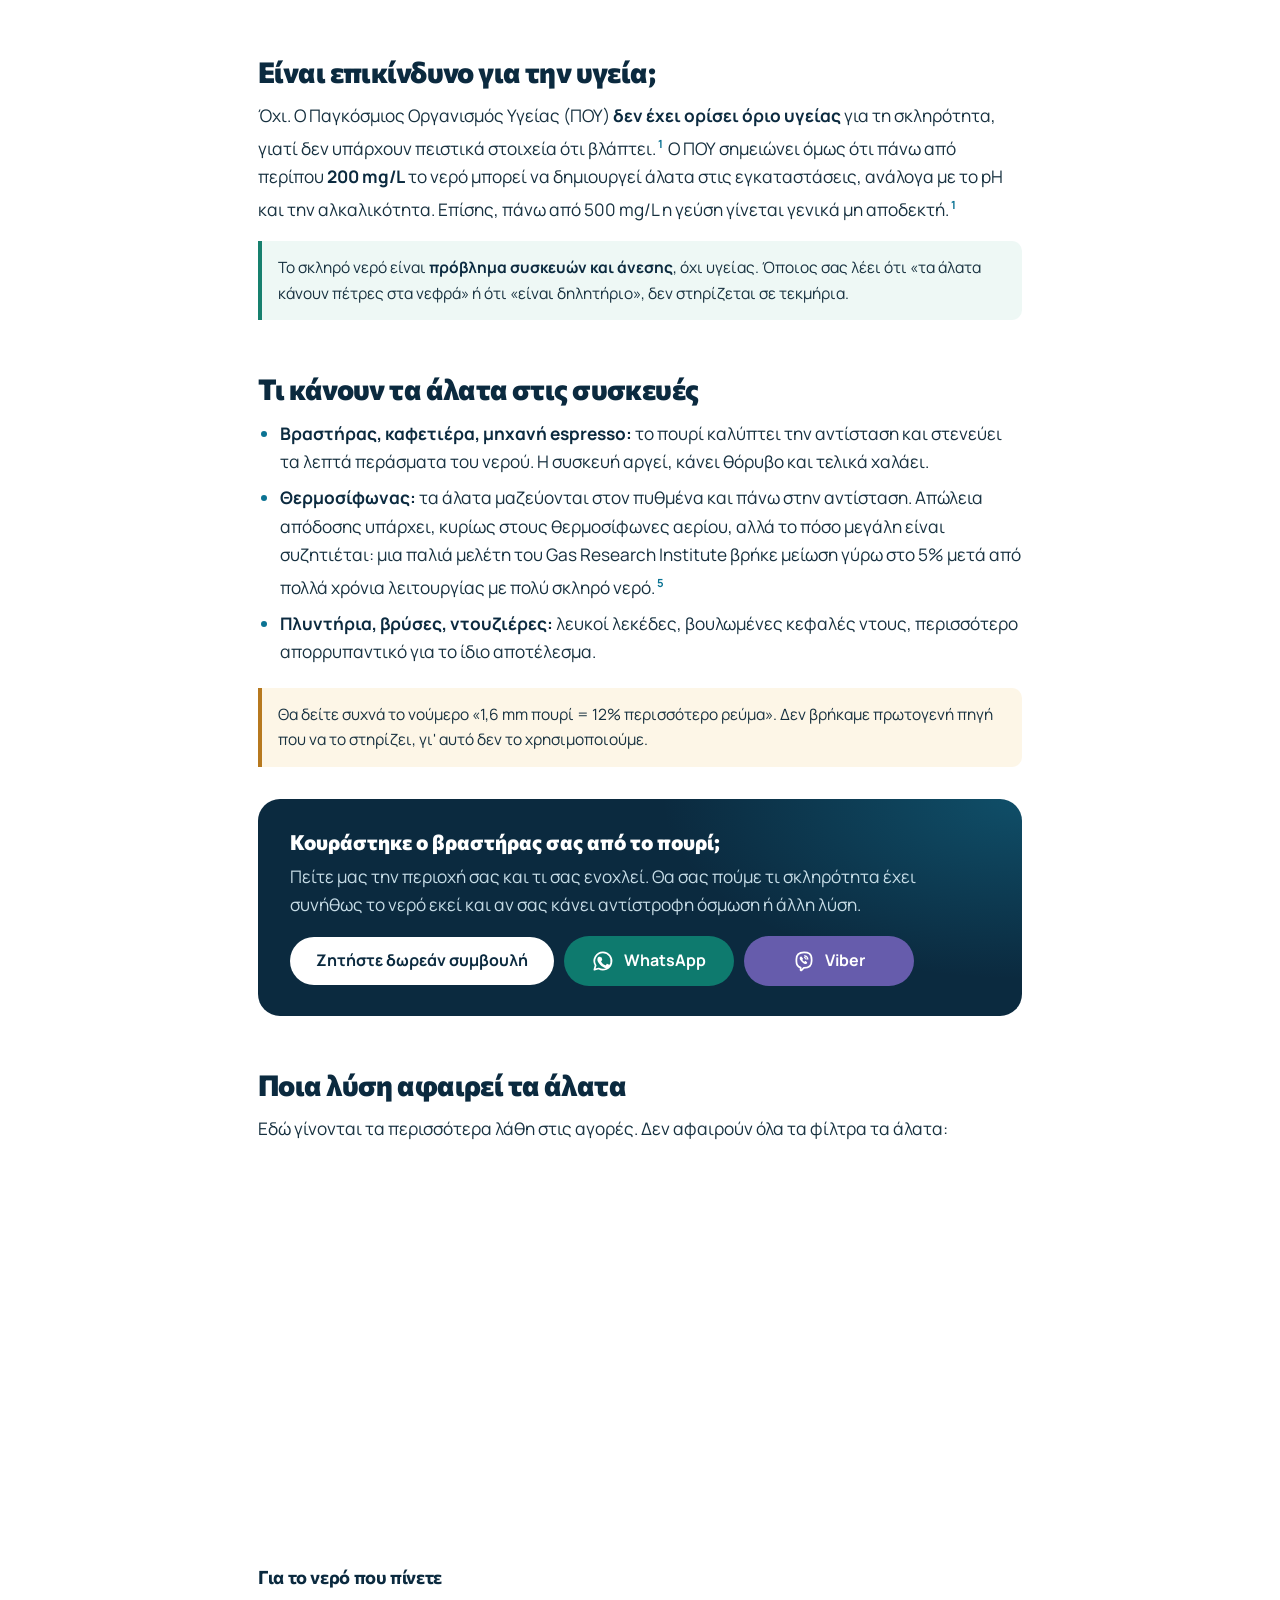
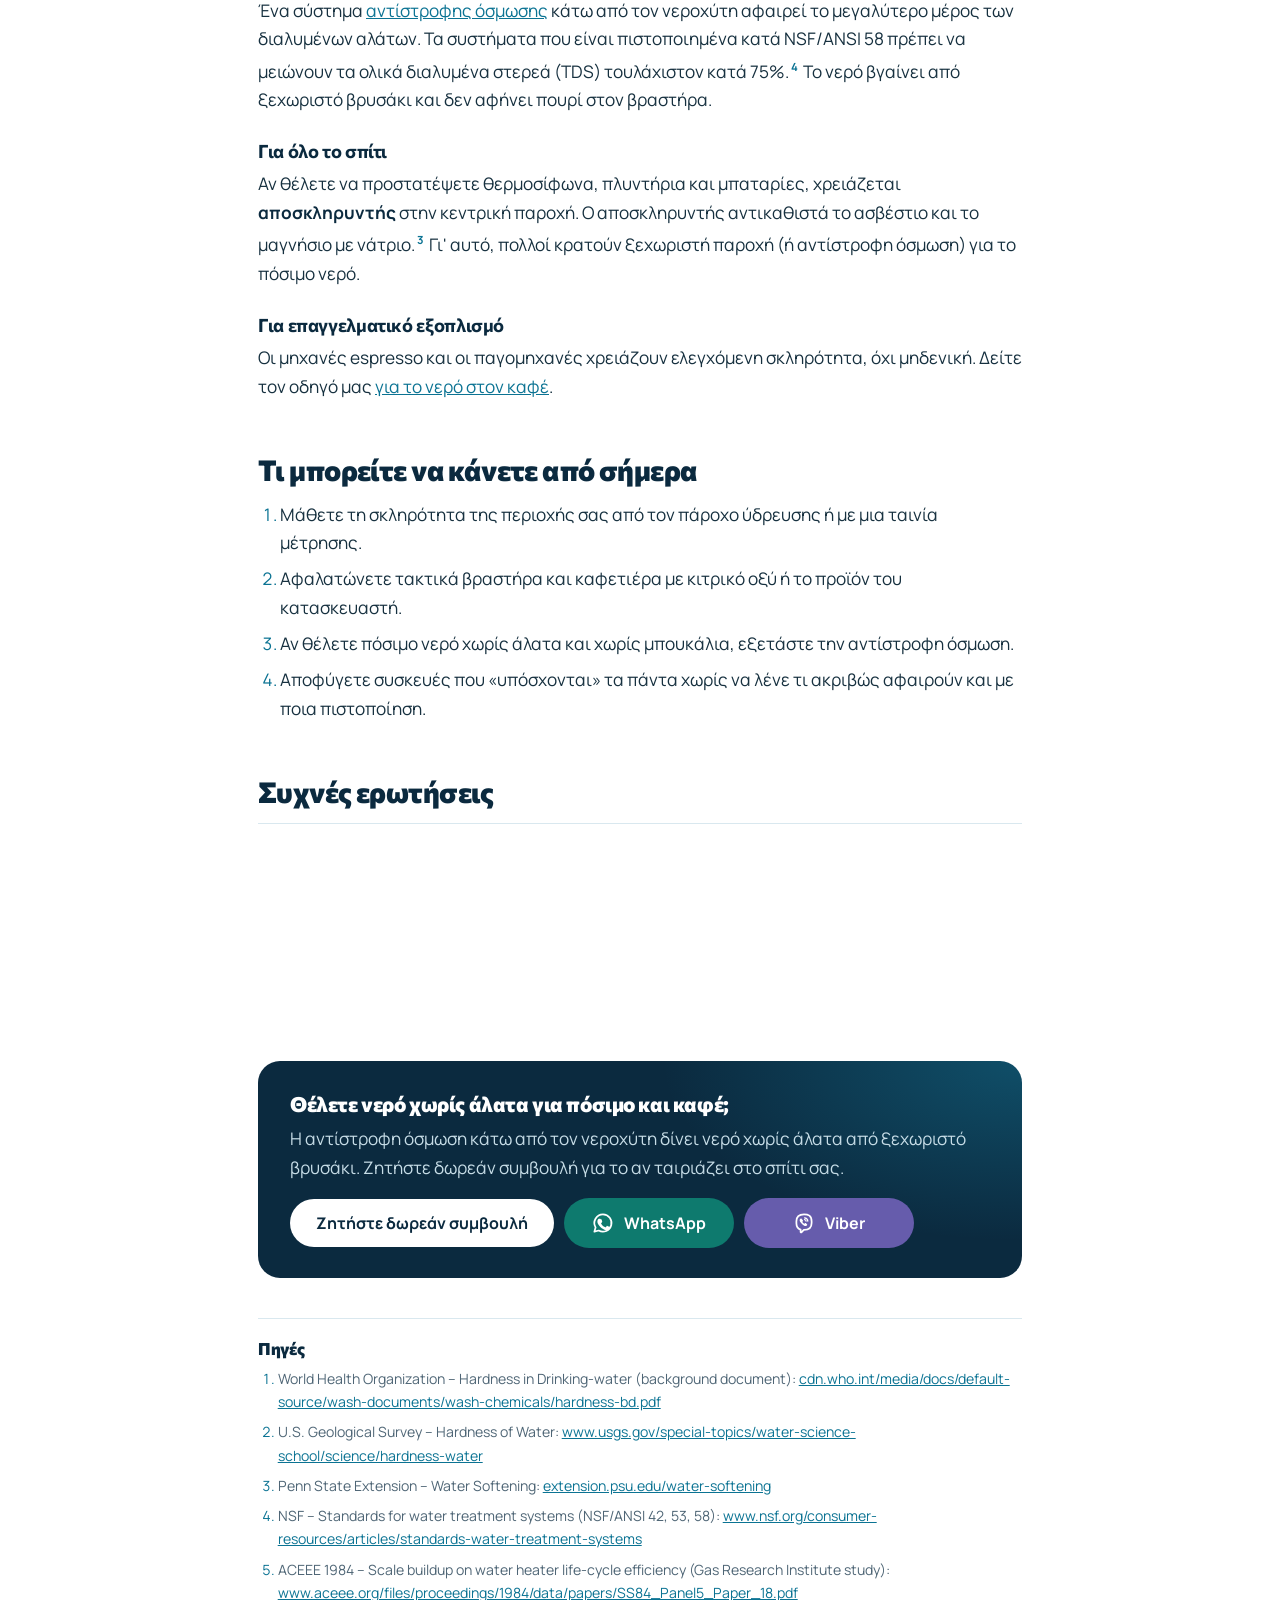
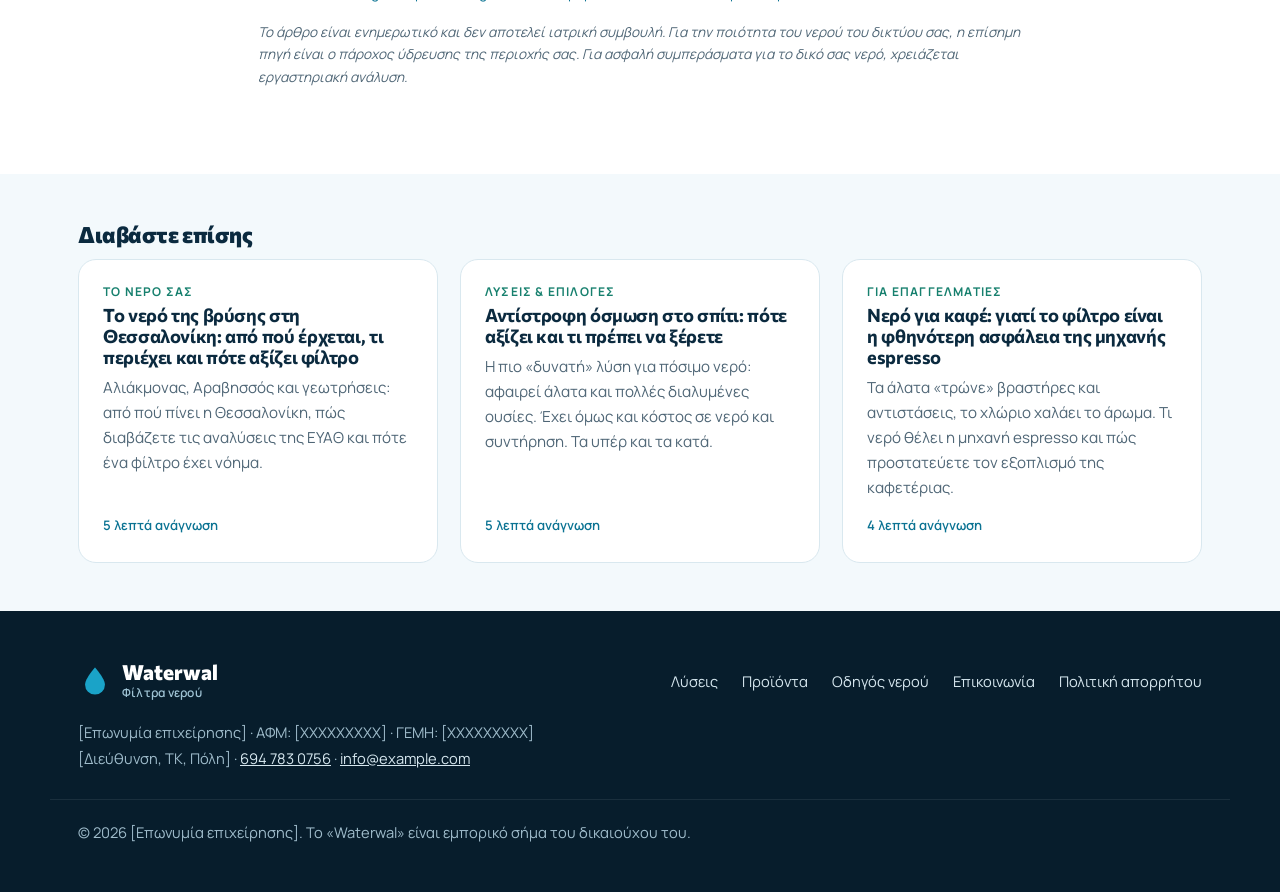
<file: odigos/sklero-nero-alata.html>
<!doctype html>
<html lang="el">
<head>
  <meta charset="utf-8">
  <meta name="viewport" content="width=device-width, initial-scale=1, viewport-fit=cover">
  <meta http-equiv="Content-Security-Policy" content="default-src 'none'; script-src 'self'; style-src 'self'; img-src 'self' data:; font-src 'self'; manifest-src 'self'; connect-src 'none'; frame-src 'none'; form-action 'none'; base-uri 'none'; object-src 'none'; require-trusted-types-for 'script'; trusted-types 'none'; upgrade-insecure-requests">
  <meta name="referrer" content="strict-origin-when-cross-origin">

  <!-- TODO: αντικαταστήστε το https://www.example.gr/ με το πραγματικό σας domain (βλ. README) -->
  <title>Σκληρό νερό &amp; άλατα (πουρί): τι λύση δουλεύει | Waterwal</title>
  <meta name="description" content="Τι είναι η σκληρότητα του νερού, τι κάνουν τα άλατα σε βραστήρα, θερμοσίφωνα και μηχανή καφέ, και ποια φίλτρα τα αφαιρούν.">
  <link rel="canonical" href="https://www.example.gr/odigos/sklero-nero-alata.html">
  <link rel="alternate" hreflang="el-GR" href="https://www.example.gr/odigos/sklero-nero-alata.html">
  <meta name="robots" content="index, follow, max-image-preview:large, max-snippet:-1">
  <meta name="theme-color" content="#0b2a3f">
  <meta name="format-detection" content="telephone=no">

  <meta property="og:type" content="article">
  <meta property="og:locale" content="el_GR">
  <meta property="og:site_name" content="Waterwal – Φίλτρα νερού">
  <meta property="og:url" content="https://www.example.gr/odigos/sklero-nero-alata.html">
  <meta property="og:title" content="Σκληρό νερό &amp; άλατα (πουρί): τι λύση δουλεύει">
  <meta property="og:description" content="Τι είναι η σκληρότητα του νερού, τι κάνουν τα άλατα σε βραστήρα, θερμοσίφωνα και μηχανή καφέ, και ποια φίλτρα τα αφαιρούν.">
  <meta property="og:image" content="https://www.example.gr/assets/og/sklero-nero-alata.jpg">
  <meta property="og:image:type" content="image/jpeg">
  <meta property="og:image:width" content="1200">
  <meta property="og:image:height" content="630">
  <meta property="og:image:alt" content="Σκληρό νερό και άλατα: τι προκαλούν και ποια λύση δουλεύει">
  <meta property="article:published_time" content="2026-10-03">
  <meta property="article:modified_time" content="2026-10-03">
  <meta property="article:section" content="Το νερό σας">
  <meta name="twitter:card" content="summary_large_image">
  <meta name="twitter:title" content="Σκληρό νερό &amp; άλατα (πουρί): τι λύση δουλεύει">
  <meta name="twitter:description" content="Τι είναι η σκληρότητα του νερού, τι κάνουν τα άλατα σε βραστήρα, θερμοσίφωνα και μηχανή καφέ, και ποια φίλτρα τα αφαιρούν.">
  <meta name="twitter:image" content="https://www.example.gr/assets/og/sklero-nero-alata.jpg">
  <meta name="twitter:image:alt" content="Σκληρό νερό και άλατα: τι προκαλούν και ποια λύση δουλεύει">

  <link rel="icon" href="../assets/favicon.svg" type="image/svg+xml">
  <link rel="icon" href="../assets/favicon-32.png" sizes="32x32" type="image/png">
  <link rel="apple-touch-icon" href="../assets/apple-touch-icon.png">
  <link rel="manifest" href="../site.webmanifest">

  <link rel="preload" href="../assets/fonts/manrope-greek.woff2" as="font" type="font/woff2" crossorigin>
  <link rel="preload" href="../assets/fonts/commissioner-greek.woff2" as="font" type="font/woff2" crossorigin>
  <link rel="stylesheet" href="../css/styles.css">
  <script src="../js/main.js" defer></script>

  <script type="application/ld+json">
{
  "@context": "https://schema.org",
  "@graph": [
    {
      "@type": "BlogPosting",
      "@id": "https://www.example.gr/odigos/sklero-nero-alata.html#article",
      "headline": "Σκληρό νερό και άλατα: τι προκαλούν και ποια λύση δουλεύει",
      "description": "Τι είναι η σκληρότητα του νερού, τι κάνουν τα άλατα σε βραστήρα, θερμοσίφωνα και μηχανή καφέ, και ποια φίλτρα τα αφαιρούν.",
      "image": "https://www.example.gr/assets/og/sklero-nero-alata.jpg",
      "datePublished": "2026-10-03",
      "dateModified": "2026-10-03",
      "inLanguage": "el-GR",
      "author": {
        "@type": "Organization",
        "@id": "https://www.example.gr/#business",
        "name": "Waterwal – Φίλτρα νερού"
      },
      "publisher": {
        "@id": "https://www.example.gr/#business"
      },
      "mainEntityOfPage": "https://www.example.gr/odigos/sklero-nero-alata.html",
      "isPartOf": {
        "@id": "https://www.example.gr/odigos/#collection"
      },
      "about": [
        {
          "@type": "Thing",
          "name": "Σκληρότητα νερού"
        },
        {
          "@type": "Thing",
          "name": "Άλατα (πουρί)"
        }
      ],
      "citation": [
        "https://cdn.who.int/media/docs/default-source/wash-documents/wash-chemicals/hardness-bd.pdf",
        "https://www.usgs.gov/special-topics/water-science-school/science/hardness-water",
        "https://extension.psu.edu/water-softening",
        "https://www.nsf.org/consumer-resources/articles/standards-water-treatment-systems",
        "https://www.aceee.org/files/proceedings/1984/data/papers/SS84_Panel5_Paper_18.pdf"
      ]
    },
    {
      "@type": "BreadcrumbList",
      "itemListElement": [
        {
          "@type": "ListItem",
          "position": 1,
          "name": "Αρχική",
          "item": "https://www.example.gr/"
        },
        {
          "@type": "ListItem",
          "position": 2,
          "name": "Οδηγός νερού",
          "item": "https://www.example.gr/odigos/"
        },
        {
          "@type": "ListItem",
          "position": 3,
          "name": "Σκληρό νερό και άλατα: τι προκαλούν και ποια λύση δουλεύει",
          "item": "https://www.example.gr/odigos/sklero-nero-alata.html"
        }
      ]
    },
    {
      "@type": "FAQPage",
      "@id": "https://www.example.gr/odigos/sklero-nero-alata.html#faq",
      "mainEntity": [
        {
          "@type": "Question",
          "name": "Είναι επικίνδυνο να πίνω σκληρό νερό;",
          "acceptedAnswer": {
            "@type": "Answer",
            "text": "Όχι. Ο Παγκόσμιος Οργανισμός Υγείας αναφέρει ότι δεν υπάρχουν πειστικά στοιχεία ότι η σκληρότητα του νερού βλάπτει την υγεία, γι' αυτό δεν έχει ορίσει όριο υγείας. Το πρόβλημα των αλάτων είναι κυρίως οι συσκευές, η γεύση και οι λεκέδες."
          }
        },
        {
          "@type": "Question",
          "name": "Ένα φίλτρο ενεργού άνθρακα κόβει τα άλατα;",
          "acceptedAnswer": {
            "@type": "Answer",
            "text": "Όχι. Ο ενεργός άνθρακας βελτιώνει γεύση και οσμή (π.χ. χλώριο), αλλά δεν αφαιρεί το διαλυμένο ασβέστιο και μαγνήσιο. Για αυτά χρειάζεται αντίστροφη όσμωση ή ιοντοεναλλαγή (αποσκληρυντής)."
          }
        },
        {
          "@type": "Question",
          "name": "Πώς ξέρω πόσο σκληρό είναι το νερό μου;",
          "acceptedAnswer": {
            "@type": "Answer",
            "text": "Ο πάροχος ύδρευσης (π.χ. η ΕΥΑΘ ή η ΔΕΥΑ του δήμου σας) δημοσιεύει αναλύσεις. Για γρήγορη μέτρηση στο σπίτι υπάρχουν ταινίες μέτρησης σκληρότητας. Για ακριβή εικόνα, χρειάζεται εργαστηριακή ανάλυση."
          }
        }
      ]
    }
  ]
}
  </script>
</head>
<body>

<svg class="sprite" aria-hidden="true" focusable="false">
  <symbol id="ic-drop" viewBox="0 0 24 24">
    <path d="M12 2.5S5 10.2 5 14.6a7 7 0 0 0 14 0C19 10.2 12 2.5 12 2.5z" fill="currentColor"/>
  </symbol>
  <symbol id="ic-whatsapp" viewBox="0 0 24 24">
    <path d="M12 2.6a9.4 9.4 0 0 0-8.1 14.2L2.6 21.4l4.7-1.2A9.4 9.4 0 1 0 12 2.6z" fill="none" stroke="currentColor" stroke-width="1.9" stroke-linejoin="round"/>
    <path d="M9.1 7.4c-.3-.6-.6-.6-.9-.6h-.7c-.3 0-.7.1-1 .5-.4.4-1.3 1.3-1.3 3.1s1.3 3.6 1.5 3.8c.2.3 2.6 4.1 6.4 5.6 3.1 1.2 3.8 1 4.5.9.7-.1 2.2-.9 2.5-1.8.3-.9.3-1.6.2-1.8-.1-.2-.3-.3-.7-.5l-2.3-1.1c-.3-.1-.6-.2-.8.2l-1 1.3c-.2.2-.4.3-.8.1-.4-.2-1.5-.6-2.9-1.8-1.1-1-1.8-2.1-2-2.5-.2-.4 0-.6.2-.8l.6-.7c.2-.2.3-.4.4-.7.1-.3 0-.5 0-.7l-.9-2.4z" fill="currentColor" transform="translate(1.2 1.2) scale(.9)"/>
  </symbol>
  <symbol id="ic-viber" viewBox="0 0 24 24">
    <path d="M12 2.5c-4.6 0-8.3 1.3-8.3 7.6v2.2c0 4 1.7 6 4.6 6.9v2.6c0 .5.6.7.9.4l2.6-2.7h.2c4.6 0 8.3-1.3 8.3-7.6v-1.8c0-6.3-3.7-7.6-8.3-7.6z" fill="none" stroke="currentColor" stroke-width="1.9" stroke-linejoin="round"/>
    <path d="M9.3 7.3c-.3-.3-.8-.3-1.1 0l-.6.6c-.6.6-.4 1.9.6 3.4a10.6 10.6 0 0 0 3.6 3.4c1.4.8 2.4.8 2.9.3l.6-.6c.3-.3.3-.8 0-1.1l-1.2-1c-.3-.3-.8-.3-1.1 0l-.5.5c-.8-.3-1.9-1.4-2.3-2.3l.5-.5c.3-.3.3-.8 0-1.1z" fill="currentColor"/>
    <path d="M12.6 6.4a4 4 0 0 1 3.6 3.6M12.6 8.3a2 2 0 0 1 1.7 1.7" fill="none" stroke="currentColor" stroke-width="1.3" stroke-linecap="round"/>
  </symbol>
  <symbol id="ic-phone" viewBox="0 0 24 24">
    <path d="M6.6 10.8a15.1 15.1 0 0 0 6.6 6.6l2.2-2.2a1 1 0 0 1 1-.25 11.4 11.4 0 0 0 3.6.57 1 1 0 0 1 1 1V20a1 1 0 0 1-1 1A17 17 0 0 1 3 4a1 1 0 0 1 1-1h3.5a1 1 0 0 1 1 1c0 1.25.2 2.45.57 3.57a1 1 0 0 1-.25 1z" fill="currentColor"/>
  </symbol>
</svg>

<a class="skip-link" href="#main">Μετάβαση στο περιεχόμενο</a>

<header class="site-header" id="top">
  <div class="container header-inner">
    <a class="logo" href="../">
      <svg class="logo-mark" aria-hidden="true"><use href="#ic-drop"/></svg>
      <span class="logo-text">Waterwal<small>Φίλτρα νερού</small></span>
    </a>
    <button class="nav-toggle" type="button" aria-expanded="false" aria-controls="site-nav">
      <span class="sr-only">Μενού</span><span class="bar"></span><span class="bar"></span><span class="bar"></span>
    </button>
    <nav class="site-nav" id="site-nav" aria-label="Κύρια πλοήγηση">
      <a href="../#solutions">Λύσεις</a>
      <a href="../#products">Προϊόντα</a>
      <a href="./">Οδηγός νερού</a>
      <a href="../#faq">Ερωτήσεις</a>
      <a class="btn btn-primary btn-sm" href="../#contact">Δωρεάν συμβουλή</a>
    </nav>
  </div>
</header>

<main id="main">
  <article class="article">
    <div class="container narrow">
      <nav class="breadcrumb" aria-label="Διαδρομή">
        <ol>
          <li><a href="../">Αρχική</a></li>
          <li><a href="./">Οδηγός νερού</a></li>
          <li aria-current="page">Σκληρό νερό &amp; άλατα</li>
        </ol>
      </nav>
      <header class="article-head">
        <p class="eyebrow">Το νερό σας</p>
        <h1>Σκληρό νερό και άλατα: τι προκαλούν και ποια λύση δουλεύει</h1>
        <p class="article-meta"><span>Από την ομάδα Waterwal Θεσσαλονίκης</span><span><time datetime="2026-10-03">3 Οκτωβρίου 2026</time></span><span>4 λεπτά ανάγνωση</span></p>
      </header>

      <div class="article-body">
        <section class="tldr" aria-labelledby="tldr-title">
          <h2 id="tldr-title">Η σύντομη απάντηση</h2>
          <p>Τα «άλατα» είναι κυρίως ασβέστιο και μαγνήσιο. <strong>Δεν είναι επικίνδυνα για την υγεία</strong>: ο Παγκόσμιος Οργανισμός Υγείας δεν ορίζει όριο υγείας για τη σκληρότητα. Χαλάνε όμως συσκευές (βραστήρα, θερμοσίφωνα, μηχανή καφέ) και αφήνουν λεκέδες. Τα απλά φίλτρα ενεργού άνθρακα και ιζημάτων <strong>δεν</strong> αφαιρούν τα άλατα. Για πόσιμο νερό χωρίς άλατα χρειάζεται <strong>αντίστροφη όσμωση</strong>. Για όλο το σπίτι χρειάζεται <strong>αποσκληρυντής</strong>.</p>
        </section>

        <nav class="toc" aria-labelledby="toc-title">
          <h2 id="toc-title">Σε αυτό το άρθρο</h2>
          <ol>
      <li><a href="#ti-einai">Τι είναι η σκληρότητα του νερού</a></li>
      <li><a href="#ygeia">Είναι επικίνδυνο για την υγεία;</a></li>
      <li><a href="#syskeves">Τι κάνουν τα άλατα στις συσκευές</a></li>
      <li><a href="#ti-lynei">Ποια λύση αφαιρεί τα άλατα</a></li>
      <li><a href="#symvoules">Τι μπορείτε να κάνετε από σήμερα</a></li>
      <li><a href="#syxnes-erotiseis">Συχνές ερωτήσεις</a></li>
          </ol>
        </nav>

<p>Αν ο βραστήρας σας γεμίζει λευκές κρούστες, τα ποτήρια βγαίνουν από το πλυντήριο με λεκέδες και η κεφαλή του ντους βουλώνει, έχετε <strong>σκληρό νερό</strong>. Είναι από τα πιο συχνά θέματα που μας ρωτάτε, και δεν το λύνει κάθε φίλτρο.</p>

<h2 id="ti-einai">Τι είναι η σκληρότητα του νερού</h2>
<p>Καθώς το νερό περνά μέσα από πετρώματα και έδαφος, διαλύει <strong>ασβέστιο</strong> και <strong>μαγνήσιο</strong>. Η ποσότητά τους λέγεται σκληρότητα. Όταν το νερό ζεσταίνεται, μέρος τους ξαναγίνεται στερεό: αυτό είναι το «πουρί» (ανθρακικό ασβέστιο) που βλέπετε στον βραστήρα.<sup><a href="#src-2" aria-label="Πηγή 2">2</a></sup></p>
<p>Η σκληρότητα μετριέται με διαφορετικές μονάδες, κάτι που μπερδεύει:</p>
<div class="table-wrap">
  <table>
    <thead><tr><th scope="col">Μονάδα</th><th scope="col">Αντιστοιχία</th></tr></thead>
    <tbody>
      <tr><td>mg/L ως CaCO<sub>3</sub> (ή ppm)</td><td>Η βασική μονάδα στις αναλύσεις</td></tr>
      <tr><td>Γερμανικός βαθμός (°dH)</td><td>1 °dH ≈ 17,8 mg/L CaCO<sub>3</sub></td></tr>
      <tr><td>Γαλλικός βαθμός (°f)</td><td>1 °f = 10 mg/L CaCO<sub>3</sub></td></tr>
    </tbody>
  </table>
</div>
<p>Μια συνηθισμένη κατάταξη (USGS) είναι: <strong>0–60 mg/L μαλακό</strong>, <strong>61–120 μέτρια σκληρό</strong>, <strong>121–180 σκληρό</strong> και <strong>πάνω από 180 πολύ σκληρό</strong>.<sup><a href="#src-2" aria-label="Πηγή 2">2</a></sup></p>

<h2 id="ygeia">Είναι επικίνδυνο για την υγεία;</h2>
<p>Όχι. Ο Παγκόσμιος Οργανισμός Υγείας (ΠΟΥ) <strong>δεν έχει ορίσει όριο υγείας</strong> για τη σκληρότητα, γιατί δεν υπάρχουν πειστικά στοιχεία ότι βλάπτει.<sup><a href="#src-1" aria-label="Πηγή 1">1</a></sup> Ο ΠΟΥ σημειώνει όμως ότι πάνω από περίπου <strong>200 mg/L</strong> το νερό μπορεί να δημιουργεί άλατα στις εγκαταστάσεις, ανάλογα με το pH και την αλκαλικότητα. Επίσης, πάνω από 500 mg/L η γεύση γίνεται γενικά μη αποδεκτή.<sup><a href="#src-1" aria-label="Πηγή 1">1</a></sup></p>
<p class="note">Το σκληρό νερό είναι <strong>πρόβλημα συσκευών και άνεσης</strong>, όχι υγείας. Όποιος σας λέει ότι «τα άλατα κάνουν πέτρες στα νεφρά» ή ότι «είναι δηλητήριο», δεν στηρίζεται σε τεκμήρια.</p>

<h2 id="syskeves">Τι κάνουν τα άλατα στις συσκευές</h2>
<ul>
  <li><strong>Βραστήρας, καφετιέρα, μηχανή espresso:</strong> το πουρί καλύπτει την αντίσταση και στενεύει τα λεπτά περάσματα του νερού. Η συσκευή αργεί, κάνει θόρυβο και τελικά χαλάει.</li>
  <li><strong>Θερμοσίφωνας:</strong> τα άλατα μαζεύονται στον πυθμένα και πάνω στην αντίσταση. Απώλεια απόδοσης υπάρχει, κυρίως στους θερμοσίφωνες αερίου, αλλά το πόσο μεγάλη είναι συζητιέται: μια παλιά μελέτη του Gas Research Institute βρήκε μείωση γύρω στο 5% μετά από πολλά χρόνια λειτουργίας με πολύ σκληρό νερό.<sup><a href="#src-5" aria-label="Πηγή 5">5</a></sup></li>
  <li><strong>Πλυντήρια, βρύσες, ντουζιέρες:</strong> λευκοί λεκέδες, βουλωμένες κεφαλές ντους, περισσότερο απορρυπαντικό για το ίδιο αποτέλεσμα.</li>
</ul>
<p class="note note-warn">Θα δείτε συχνά το νούμερο «1,6 mm πουρί = 12% περισσότερο ρεύμα». Δεν βρήκαμε πρωτογενή πηγή που να το στηρίζει, γι' αυτό δεν το χρησιμοποιούμε.</p>

<aside class="cta-box" aria-label="Δωρεάν συμβουλή">
  <p class="cta-title">Κουράστηκε ο βραστήρας σας από το πουρί;</p>
  <p>Πείτε μας την περιοχή σας και τι σας ενοχλεί. Θα σας πούμε τι σκληρότητα έχει συνήθως το νερό εκεί και αν σας κάνει αντίστροφη όσμωση ή άλλη λύση.</p>
  <div class="cta-actions">
    <a class="btn btn-light" href="../#contact">Ζητήστε δωρεάν συμβουλή</a>
    <div class="chat-buttons">
      <a class="btn btn-chat btn-whatsapp" href="https://wa.me/306947830756?text=%CE%93%CE%B5%CE%B9%CE%B1%20%CF%83%CE%B1%CF%82%21%20%CE%94%CE%B9%CE%AC%CE%B2%CE%B1%CF%83%CE%B1%20%CF%84%CE%BF%20%CE%AC%CF%81%CE%B8%CF%81%CE%BF%20%CE%B3%CE%B9%CE%B1%20%CF%84%CE%B1%20%CE%AC%CE%BB%CE%B1%CF%84%CE%B1%20%CF%83%CF%84%CE%BF%20%CE%BD%CE%B5%CF%81%CF%8C%20%CE%BA%CE%B1%CE%B9%20%CE%B8%CE%B1%20%CE%AE%CE%B8%CE%B5%CE%BB%CE%B1%20%CF%83%CF%85%CE%BC%CE%B2%CE%BF%CF%85%CE%BB%CE%AE%20%CE%B3%CE%B9%CE%B1%20%CF%84%CE%B7%CE%BD%20%CF%80%CE%B5%CF%81%CE%B9%CE%BF%CF%87%CE%AE%20%CE%BC%CE%BF%CF%85." target="_blank" rel="noopener noreferrer"><svg aria-hidden="true"><use href="#ic-whatsapp"/></svg>WhatsApp<span class="sr-only"> (ανοίγει σε νέα καρτέλα)</span></a>
      <a class="btn btn-chat btn-viber" href="viber://chat?number=%2B306947830756"><svg aria-hidden="true"><use href="#ic-viber"/></svg>Viber</a>
    </div>
  </div>
</aside>

<h2 id="ti-lynei">Ποια λύση αφαιρεί τα άλατα</h2>
<p>Εδώ γίνονται τα περισσότερα λάθη στις αγορές. Δεν αφαιρούν όλα τα φίλτρα τα άλατα:</p>
<div class="table-wrap">
  <table>
    <thead><tr><th scope="col">Λύση</th><th scope="col">Αφαιρεί άλατα;</th><th scope="col">Πού ταιριάζει</th></tr></thead>
    <tbody>
      <tr><td>Φίλτρο ενεργού άνθρακα</td><td>Όχι</td><td>Γεύση, οσμή, χλώριο</td></tr>
      <tr><td>Φίλτρο ιζημάτων</td><td>Όχι</td><td>Άμμος, σκουριά, σωματίδια</td></tr>
      <tr><td>Πολυφωσφορικά (αντιαλατικά φυσίγγια)</td><td>Όχι, τα «δεσμεύουν» προσωρινά</td><td>Προστασία συγκεκριμένης συσκευής</td></tr>
      <tr><td>Αποσκληρυντής (ιοντοεναλλαγή)</td><td>Ναι, τα αντικαθιστά με νάτριο</td><td>Όλο το σπίτι (κεντρική παροχή)</td></tr>
      <tr><td>Αντίστροφη όσμωση</td><td>Ναι, το μεγαλύτερο μέρος</td><td>Πόσιμο νερό, μαγείρεμα, καφές</td></tr>
    </tbody>
  </table>
  <caption>Πηγές: Penn State Extension, NSF/ANSI 58.<sup><a href="#src-3" aria-label="Πηγή 3">3</a></sup> <sup><a href="#src-4" aria-label="Πηγή 4">4</a></sup></caption>
</div>
<h3>Για το νερό που πίνετε</h3>
<p>Ένα σύστημα <a href="antistrofi-osmosi.html">αντίστροφης όσμωσης</a> κάτω από τον νεροχύτη αφαιρεί το μεγαλύτερο μέρος των διαλυμένων αλάτων. Τα συστήματα που είναι πιστοποιημένα κατά NSF/ANSI 58 πρέπει να μειώνουν τα ολικά διαλυμένα στερεά (TDS) τουλάχιστον κατά 75%.<sup><a href="#src-4" aria-label="Πηγή 4">4</a></sup> Το νερό βγαίνει από ξεχωριστό βρυσάκι και δεν αφήνει πουρί στον βραστήρα.</p>
<h3>Για όλο το σπίτι</h3>
<p>Αν θέλετε να προστατέψετε θερμοσίφωνα, πλυντήρια και μπαταρίες, χρειάζεται <strong>αποσκληρυντής</strong> στην κεντρική παροχή. Ο αποσκληρυντής αντικαθιστά το ασβέστιο και το μαγνήσιο με νάτριο.<sup><a href="#src-3" aria-label="Πηγή 3">3</a></sup> Γι' αυτό, πολλοί κρατούν ξεχωριστή παροχή (ή αντίστροφη όσμωση) για το πόσιμο νερό.</p>
<h3>Για επαγγελματικό εξοπλισμό</h3>
<p>Οι μηχανές espresso και οι παγομηχανές χρειάζουν ελεγχόμενη σκληρότητα, όχι μηδενική. Δείτε τον οδηγό μας <a href="nero-gia-kafe-espresso.html">για το νερό στον καφέ</a>.</p>

<h2 id="symvoules">Τι μπορείτε να κάνετε από σήμερα</h2>
<ol>
  <li>Μάθετε τη σκληρότητα της περιοχής σας από τον πάροχο ύδρευσης ή με μια ταινία μέτρησης.</li>
  <li>Αφαλατώνετε τακτικά βραστήρα και καφετιέρα με κιτρικό οξύ ή το προϊόν του κατασκευαστή.</li>
  <li>Αν θέλετε πόσιμο νερό χωρίς άλατα και χωρίς μπουκάλια, εξετάστε την αντίστροφη όσμωση.</li>
  <li>Αποφύγετε συσκευές που «υπόσχονται» τα πάντα χωρίς να λένε τι ακριβώς αφαιρούν και με ποια πιστοποίηση.</li>
</ol>

    <h2 id="syxnes-erotiseis">Συχνές ερωτήσεις</h2>
    <div class="faq article-faq">
      <details>
        <summary>Είναι επικίνδυνο να πίνω σκληρό νερό;</summary>
        <p>Όχι. Ο Παγκόσμιος Οργανισμός Υγείας αναφέρει ότι δεν υπάρχουν πειστικά στοιχεία ότι η σκληρότητα του νερού βλάπτει την υγεία, γι' αυτό δεν έχει ορίσει όριο υγείας. Το πρόβλημα των αλάτων είναι κυρίως οι συσκευές, η γεύση και οι λεκέδες.</p>
      </details>
      <details>
        <summary>Ένα φίλτρο ενεργού άνθρακα κόβει τα άλατα;</summary>
        <p>Όχι. Ο ενεργός άνθρακας βελτιώνει γεύση και οσμή (π.χ. χλώριο), αλλά δεν αφαιρεί το διαλυμένο ασβέστιο και μαγνήσιο. Για αυτά χρειάζεται αντίστροφη όσμωση ή ιοντοεναλλαγή (αποσκληρυντής).</p>
      </details>
      <details>
        <summary>Πώς ξέρω πόσο σκληρό είναι το νερό μου;</summary>
        <p>Ο πάροχος ύδρευσης (π.χ. η ΕΥΑΘ ή η ΔΕΥΑ του δήμου σας) δημοσιεύει αναλύσεις. Για γρήγορη μέτρηση στο σπίτι υπάρχουν ταινίες μέτρησης σκληρότητας. Για ακριβή εικόνα, χρειάζεται εργαστηριακή ανάλυση.</p>
      </details>
    </div>

<aside class="cta-box" aria-label="Δωρεάν συμβουλή">
  <h2>Θέλετε νερό χωρίς άλατα για πόσιμο και καφέ;</h2>
  <p>Η αντίστροφη όσμωση κάτω από τον νεροχύτη δίνει νερό χωρίς άλατα από ξεχωριστό βρυσάκι. Ζητήστε δωρεάν συμβουλή για το αν ταιριάζει στο σπίτι σας.</p>
  <div class="cta-actions">
    <a class="btn btn-light" href="../#contact">Ζητήστε δωρεάν συμβουλή</a>
    <div class="chat-buttons">
      <a class="btn btn-chat btn-whatsapp" href="https://wa.me/306947830756?text=%CE%93%CE%B5%CE%B9%CE%B1%20%CF%83%CE%B1%CF%82%21%20%CE%94%CE%B9%CE%AC%CE%B2%CE%B1%CF%83%CE%B1%20%CF%84%CE%BF%20%CE%AC%CF%81%CE%B8%CF%81%CE%BF%20%CE%B3%CE%B9%CE%B1%20%CF%84%CE%B1%20%CE%AC%CE%BB%CE%B1%CF%84%CE%B1%20%CF%83%CF%84%CE%BF%20%CE%BD%CE%B5%CF%81%CF%8C%20%CE%BA%CE%B1%CE%B9%20%CE%B8%CE%B1%20%CE%AE%CE%B8%CE%B5%CE%BB%CE%B1%20%CF%83%CF%85%CE%BC%CE%B2%CE%BF%CF%85%CE%BB%CE%AE%20%CE%B3%CE%B9%CE%B1%20%CF%84%CE%B7%CE%BD%20%CF%80%CE%B5%CF%81%CE%B9%CE%BF%CF%87%CE%AE%20%CE%BC%CE%BF%CF%85." target="_blank" rel="noopener noreferrer"><svg aria-hidden="true"><use href="#ic-whatsapp"/></svg>WhatsApp<span class="sr-only"> (ανοίγει σε νέα καρτέλα)</span></a>
      <a class="btn btn-chat btn-viber" href="viber://chat?number=%2B306947830756"><svg aria-hidden="true"><use href="#ic-viber"/></svg>Viber</a>
    </div>
  </div>
</aside>

        <section class="sources" aria-labelledby="sources-title">
          <h2 id="sources-title">Πηγές</h2>
          <ol>
      <li id="src-1">World Health Organization – Hardness in Drinking-water (background document): <a href="https://cdn.who.int/media/docs/default-source/wash-documents/wash-chemicals/hardness-bd.pdf" rel="noopener noreferrer" target="_blank">cdn.who.int/media/docs/default-source/wash-documents/wash-chemicals/hardness-bd.pdf<span class="sr-only"> (ανοίγει σε νέα καρτέλα)</span></a></li>
      <li id="src-2">U.S. Geological Survey – Hardness of Water: <a href="https://www.usgs.gov/special-topics/water-science-school/science/hardness-water" rel="noopener noreferrer" target="_blank">www.usgs.gov/special-topics/water-science-school/science/hardness-water<span class="sr-only"> (ανοίγει σε νέα καρτέλα)</span></a></li>
      <li id="src-3">Penn State Extension – Water Softening: <a href="https://extension.psu.edu/water-softening" rel="noopener noreferrer" target="_blank">extension.psu.edu/water-softening<span class="sr-only"> (ανοίγει σε νέα καρτέλα)</span></a></li>
      <li id="src-4">NSF – Standards for water treatment systems (NSF/ANSI 42, 53, 58): <a href="https://www.nsf.org/consumer-resources/articles/standards-water-treatment-systems" rel="noopener noreferrer" target="_blank">www.nsf.org/consumer-resources/articles/standards-water-treatment-systems<span class="sr-only"> (ανοίγει σε νέα καρτέλα)</span></a></li>
      <li id="src-5">ACEEE 1984 – Scale buildup on water heater life-cycle efficiency (Gas Research Institute study): <a href="https://www.aceee.org/files/proceedings/1984/data/papers/SS84_Panel5_Paper_18.pdf" rel="noopener noreferrer" target="_blank">www.aceee.org/files/proceedings/1984/data/papers/SS84_Panel5_Paper_18.pdf<span class="sr-only"> (ανοίγει σε νέα καρτέλα)</span></a></li>
          </ol>
          <p class="disclaimer">Το άρθρο είναι ενημερωτικό και δεν αποτελεί ιατρική συμβουλή. Για την ποιότητα του νερού του δικτύου σας, η επίσημη πηγή είναι ο πάροχος ύδρευσης της περιοχής σας. Για ασφαλή συμπεράσματα για το δικό σας νερό, χρειάζεται εργαστηριακή ανάλυση.</p>
        </section>
      </div>
    </div>
  </article>

  <section class="related section-tint" aria-labelledby="related-title">
    <div class="container">
      <h2 id="related-title">Διαβάστε επίσης</h2>
      <div class="guide-grid">
      <article class="guide-card">
        <span class="guide-tag">Το νερό σας</span>
        <h3><a href="nero-vrysis-thessaloniki.html">Το νερό της βρύσης στη Θεσσαλονίκη: από πού έρχεται, τι περιέχει και πότε αξίζει φίλτρο</a></h3>
        <p>Αλιάκμονας, Αραβησσός και γεωτρήσεις: από πού πίνει η Θεσσαλονίκη, πώς διαβάζετε τις αναλύσεις της ΕΥΑΘ και πότε ένα φίλτρο έχει νόημα.</p>
        <p class="meta">5 λεπτά ανάγνωση</p>
      </article>
      <article class="guide-card">
        <span class="guide-tag">Λύσεις &amp; επιλογές</span>
        <h3><a href="antistrofi-osmosi.html">Αντίστροφη όσμωση στο σπίτι: πότε αξίζει και τι πρέπει να ξέρετε</a></h3>
        <p>Η πιο «δυνατή» λύση για πόσιμο νερό: αφαιρεί άλατα και πολλές διαλυμένες ουσίες. Έχει όμως και κόστος σε νερό και συντήρηση. Τα υπέρ και τα κατά.</p>
        <p class="meta">5 λεπτά ανάγνωση</p>
      </article>
      <article class="guide-card">
        <span class="guide-tag">Για επαγγελματίες</span>
        <h3><a href="nero-gia-kafe-espresso.html">Νερό για καφέ: γιατί το φίλτρο είναι η φθηνότερη ασφάλεια της μηχανής espresso</a></h3>
        <p>Τα άλατα «τρώνε» βραστήρες και αντιστάσεις, το χλώριο χαλάει το άρωμα. Τι νερό θέλει η μηχανή espresso και πώς προστατεύετε τον εξοπλισμό της καφετέριας.</p>
        <p class="meta">4 λεπτά ανάγνωση</p>
      </article>
      </div>
    </div>
  </section>
</main>

<footer class="site-footer">
  <div class="container footer-grid">
    <div>
      <a class="logo logo-light" href="../">
        <svg class="logo-mark" aria-hidden="true"><use href="#ic-drop"/></svg>
        <span class="logo-text">Waterwal<small>Φίλτρα νερού</small></span>
      </a>
      <!-- TODO: στοιχεία επιχείρησης (ίδια με την αρχική σελίδα) -->
      <address class="legal">[Επωνυμία επιχείρησης] · ΑΦΜ: [XXXXXXXXX] · ΓΕΜΗ: [XXXXXXXXX]<br>[Διεύθυνση, ΤΚ, Πόλη] · <a href="tel:+306947830756">694 783 0756</a> · <a href="mailto:info@example.com">info@example.com</a></address>
    </div>
    <nav aria-label="Υποσέλιδο">
      <a href="../#solutions">Λύσεις</a>
      <a href="../#products">Προϊόντα</a>
      <a href="./">Οδηγός νερού</a>
      <a href="../#contact">Επικοινωνία</a>
      <a href="../privacy.html">Πολιτική απορρήτου</a>
    </nav>
  </div>
  <div class="container footer-bottom">
    <p>© <span id="year">2026</span> [Επωνυμία επιχείρησης]. Το «Waterwal» είναι εμπορικό σήμα του δικαιούχου του.</p>
  </div>
</footer>

<!-- Γραμμή γρήγορης επικοινωνίας για κινητά/tablet -->
<nav class="action-bar" aria-label="Γρήγορη επικοινωνία">
  <a class="action-call" href="tel:+306947830756"><svg aria-hidden="true"><use href="#ic-phone"/></svg><span>Κλήση</span></a>
  <a class="action-viber" href="viber://chat?number=%2B306947830756"><svg aria-hidden="true"><use href="#ic-viber"/></svg><span>Viber</span></a>
  <a class="action-whatsapp" href="https://wa.me/306947830756?text=%CE%93%CE%B5%CE%B9%CE%B1%20%CF%83%CE%B1%CF%82%21%20%CE%94%CE%B9%CE%AC%CE%B2%CE%B1%CF%83%CE%B1%20%CF%84%CE%BF%20%CE%AC%CF%81%CE%B8%CF%81%CE%BF%20%CE%B3%CE%B9%CE%B1%20%CF%84%CE%B1%20%CE%AC%CE%BB%CE%B1%CF%84%CE%B1%20%CF%83%CF%84%CE%BF%20%CE%BD%CE%B5%CF%81%CF%8C%20%CE%BA%CE%B1%CE%B9%20%CE%B8%CE%B1%20%CE%AE%CE%B8%CE%B5%CE%BB%CE%B1%20%CF%83%CF%85%CE%BC%CE%B2%CE%BF%CF%85%CE%BB%CE%AE%20%CE%B3%CE%B9%CE%B1%20%CF%84%CE%B7%CE%BD%20%CF%80%CE%B5%CF%81%CE%B9%CE%BF%CF%87%CE%AE%20%CE%BC%CE%BF%CF%85." target="_blank" rel="noopener noreferrer"><svg aria-hidden="true"><use href="#ic-whatsapp"/></svg><span>WhatsApp</span><span class="sr-only"> (ανοίγει σε νέα καρτέλα)</span></a>
</nav>

</body>
</html>
</file>
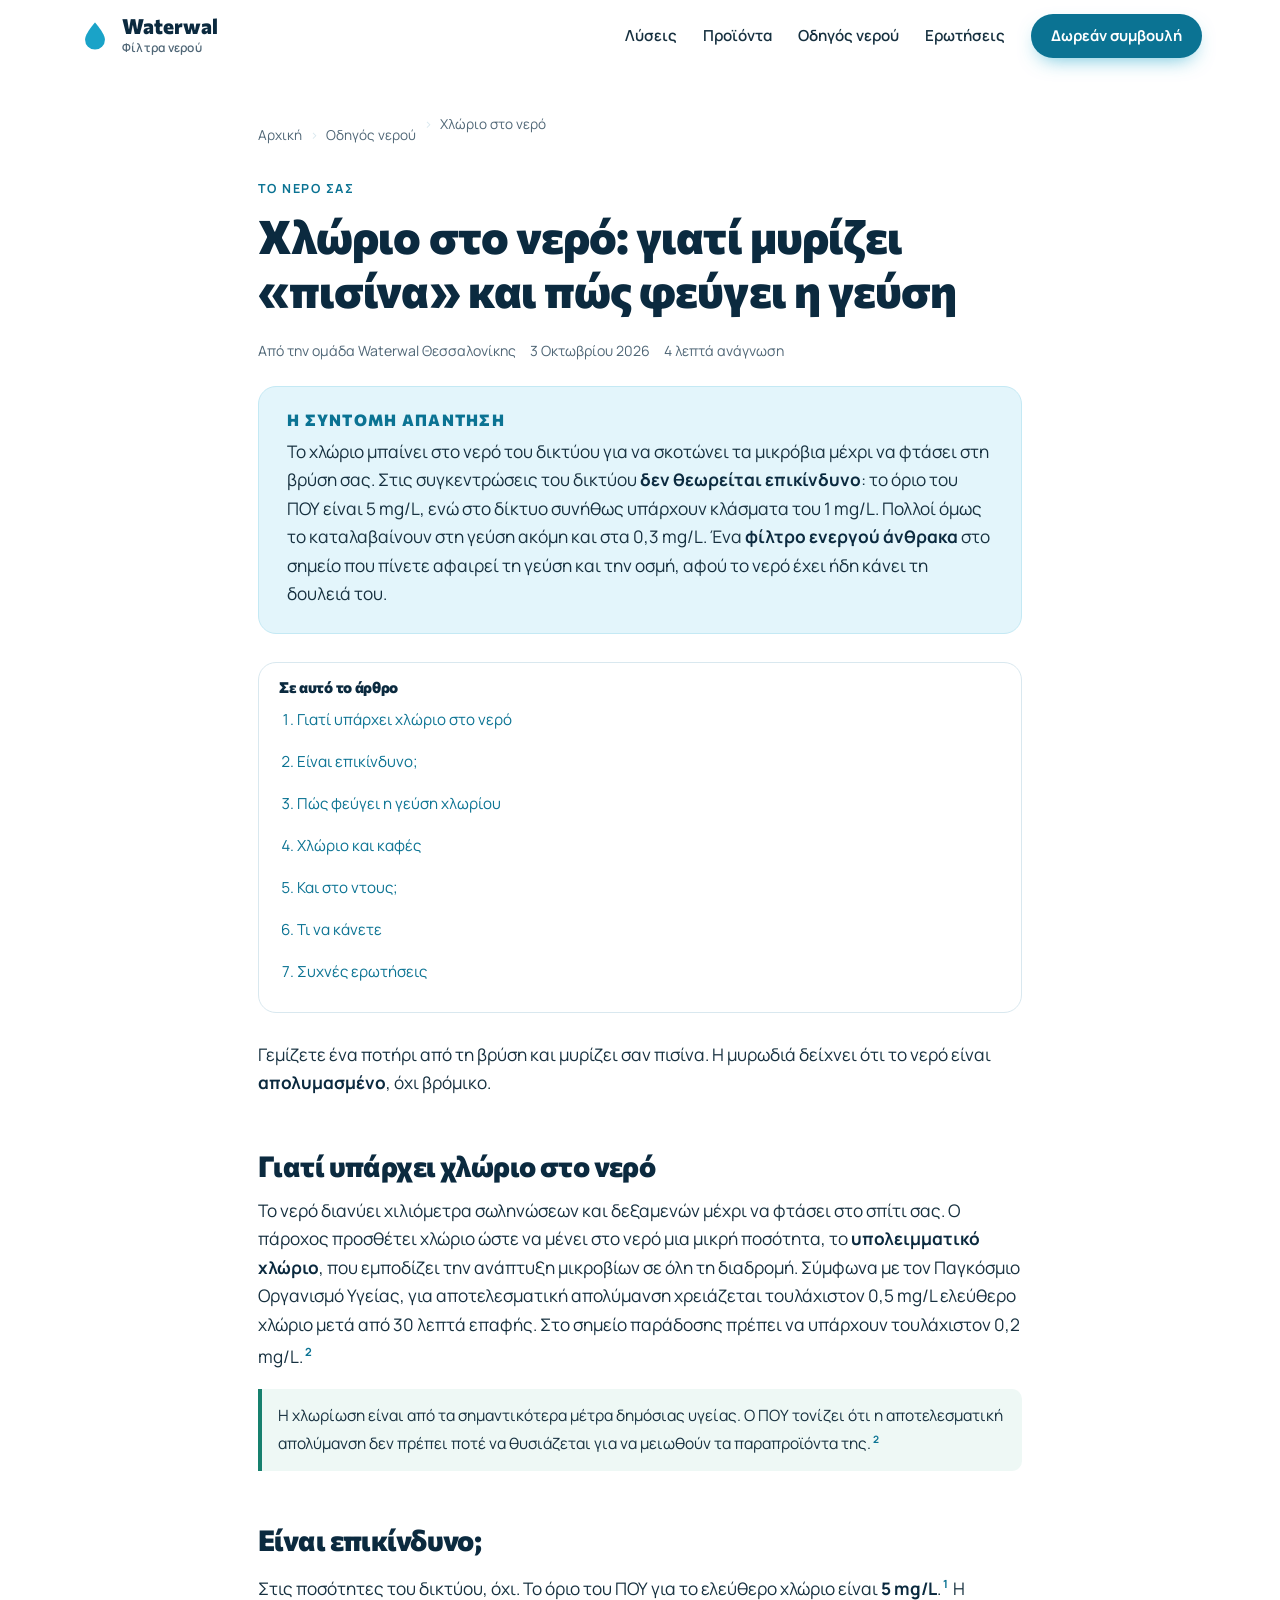
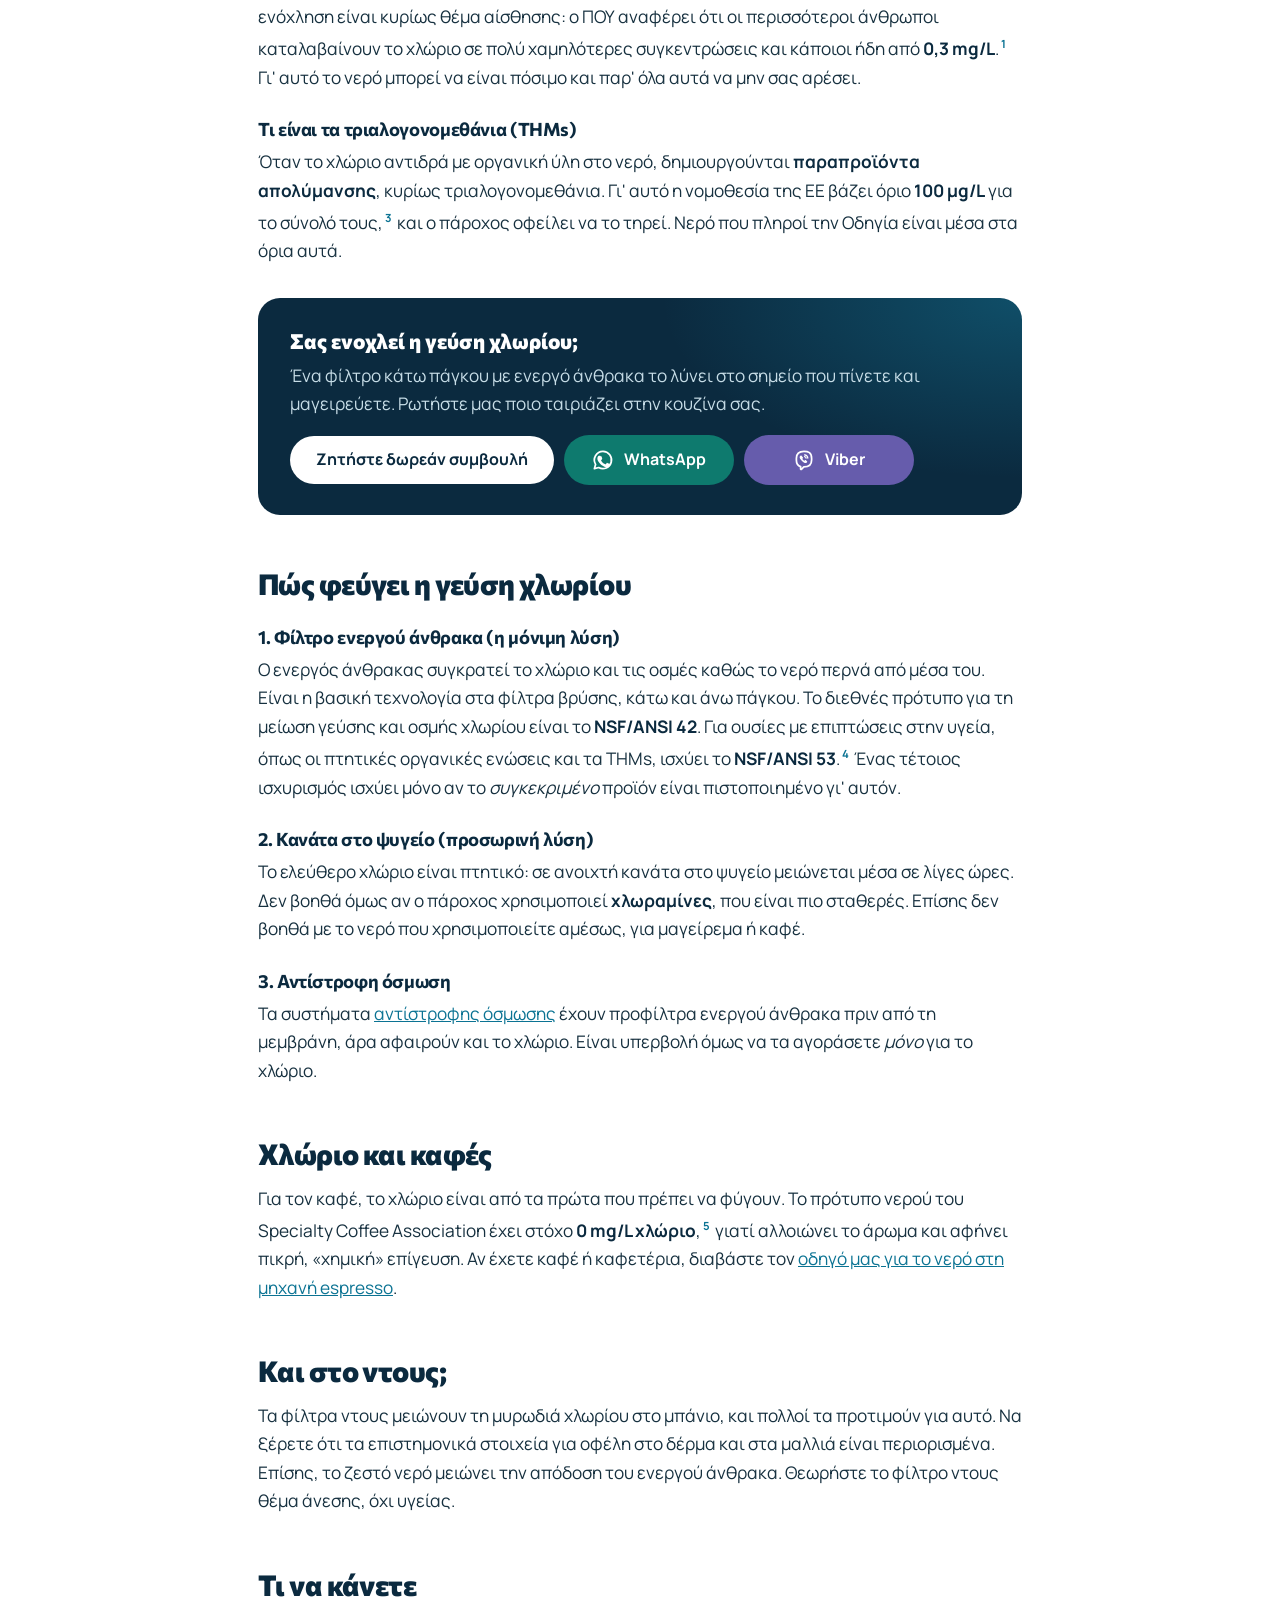
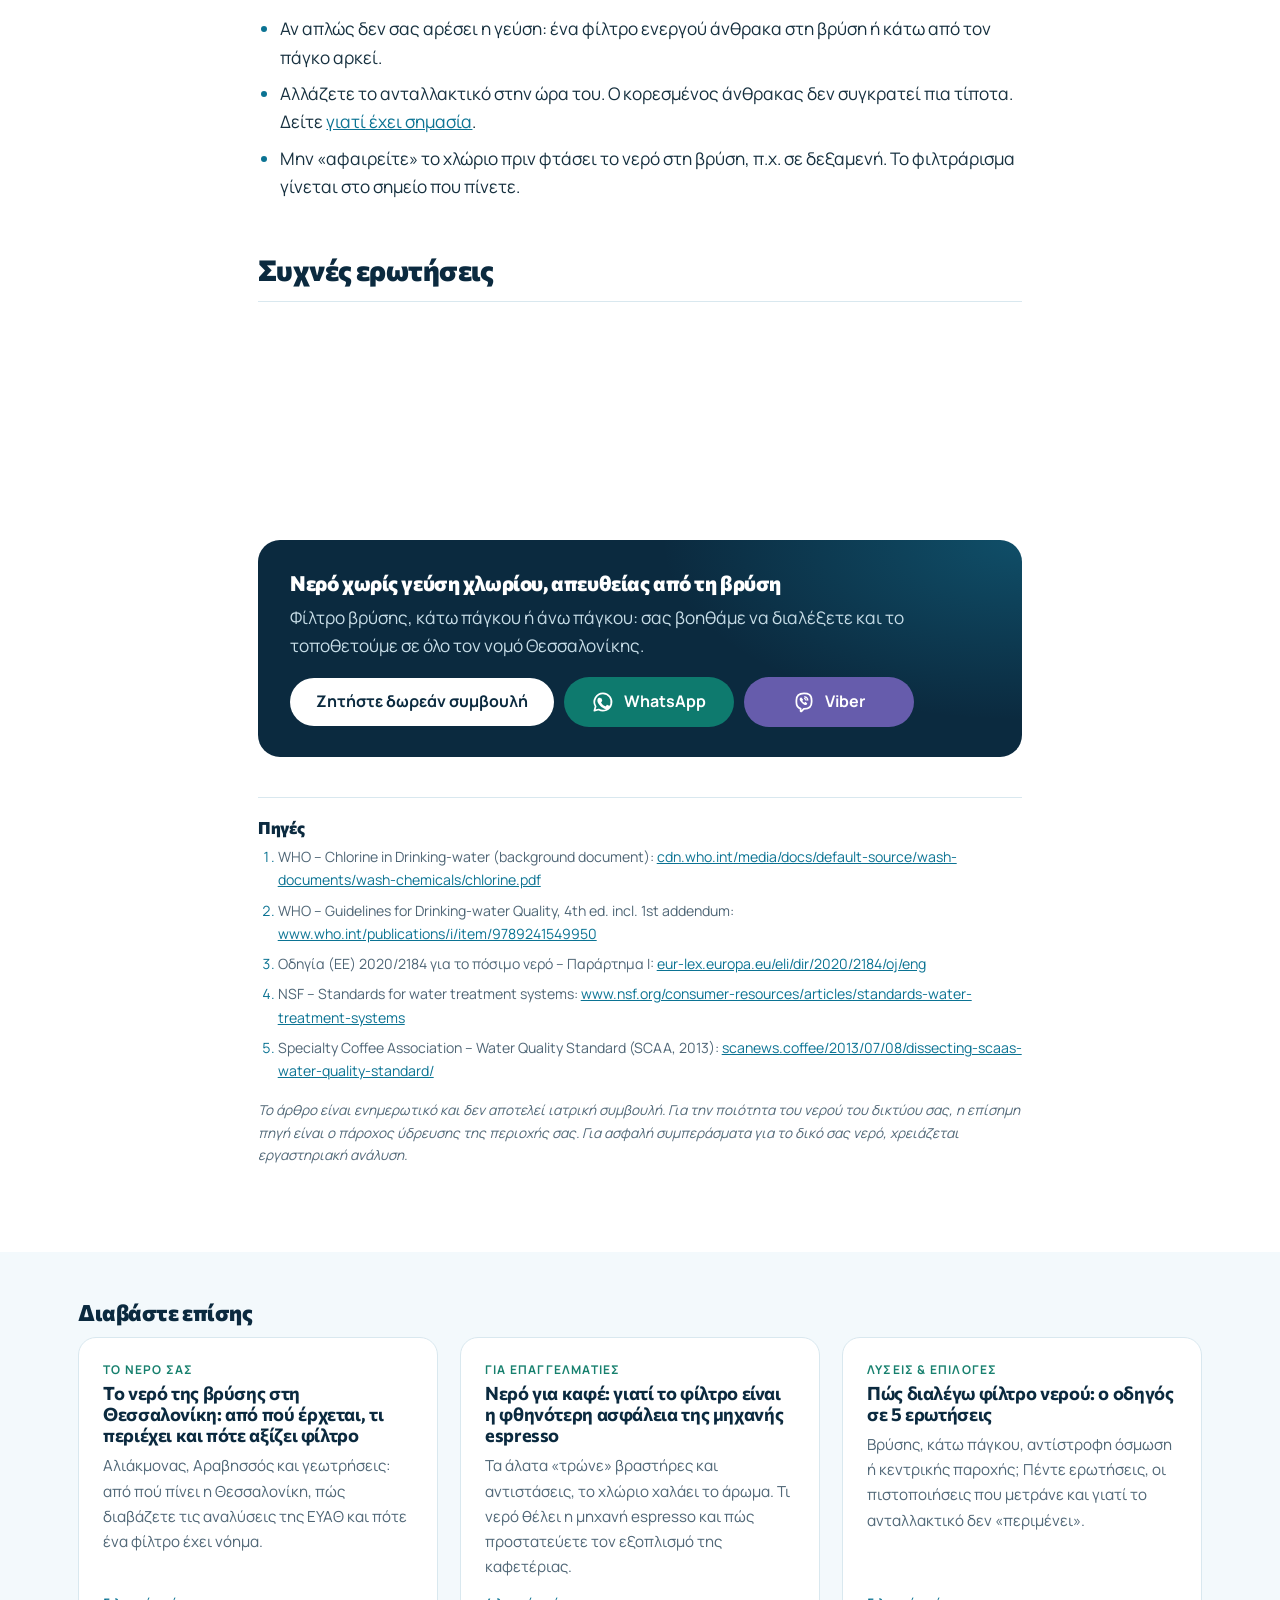
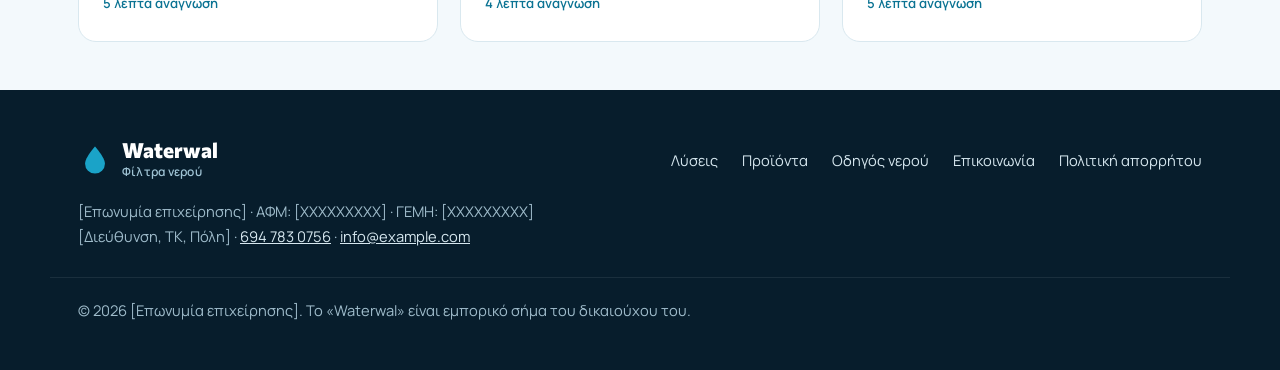
<file: odigos/xlorio-sto-nero.html>
<!doctype html>
<html lang="el">
<head>
  <meta charset="utf-8">
  <meta name="viewport" content="width=device-width, initial-scale=1, viewport-fit=cover">
  <meta http-equiv="Content-Security-Policy" content="default-src 'none'; script-src 'self'; style-src 'self'; img-src 'self' data:; font-src 'self'; manifest-src 'self'; connect-src 'none'; frame-src 'none'; form-action 'none'; base-uri 'none'; object-src 'none'; require-trusted-types-for 'script'; trusted-types 'none'; upgrade-insecure-requests">
  <meta name="referrer" content="strict-origin-when-cross-origin">

  <!-- TODO: αντικαταστήστε το https://www.example.gr/ με το πραγματικό σας domain (βλ. README) -->
  <title>Χλώριο στο νερό: γιατί μυρίζει και πώς φεύγει | Waterwal</title>
  <meta name="description" content="Γιατί υπάρχει χλώριο στο νερό της βρύσης, είναι επικίνδυνο, τι είναι τα τριαλογονομεθάνια και ποιο φίλτρο αφαιρεί γεύση και οσμή.">
  <link rel="canonical" href="https://www.example.gr/odigos/xlorio-sto-nero.html">
  <link rel="alternate" hreflang="el-GR" href="https://www.example.gr/odigos/xlorio-sto-nero.html">
  <meta name="robots" content="index, follow, max-image-preview:large, max-snippet:-1">
  <meta name="theme-color" content="#0b2a3f">
  <meta name="format-detection" content="telephone=no">

  <meta property="og:type" content="article">
  <meta property="og:locale" content="el_GR">
  <meta property="og:site_name" content="Waterwal – Φίλτρα νερού">
  <meta property="og:url" content="https://www.example.gr/odigos/xlorio-sto-nero.html">
  <meta property="og:title" content="Χλώριο στο νερό: γιατί μυρίζει και πώς φεύγει">
  <meta property="og:description" content="Γιατί υπάρχει χλώριο στο νερό της βρύσης, είναι επικίνδυνο, τι είναι τα τριαλογονομεθάνια και ποιο φίλτρο αφαιρεί γεύση και οσμή.">
  <meta property="og:image" content="https://www.example.gr/assets/og/xlorio-sto-nero.jpg">
  <meta property="og:image:type" content="image/jpeg">
  <meta property="og:image:width" content="1200">
  <meta property="og:image:height" content="630">
  <meta property="og:image:alt" content="Χλώριο στο νερό: γιατί μυρίζει «πισίνα» και πώς φεύγει η γεύση">
  <meta property="article:published_time" content="2026-10-03">
  <meta property="article:modified_time" content="2026-10-03">
  <meta property="article:section" content="Το νερό σας">
  <meta name="twitter:card" content="summary_large_image">
  <meta name="twitter:title" content="Χλώριο στο νερό: γιατί μυρίζει και πώς φεύγει">
  <meta name="twitter:description" content="Γιατί υπάρχει χλώριο στο νερό της βρύσης, είναι επικίνδυνο, τι είναι τα τριαλογονομεθάνια και ποιο φίλτρο αφαιρεί γεύση και οσμή.">
  <meta name="twitter:image" content="https://www.example.gr/assets/og/xlorio-sto-nero.jpg">
  <meta name="twitter:image:alt" content="Χλώριο στο νερό: γιατί μυρίζει «πισίνα» και πώς φεύγει η γεύση">

  <link rel="icon" href="../assets/favicon.svg" type="image/svg+xml">
  <link rel="icon" href="../assets/favicon-32.png" sizes="32x32" type="image/png">
  <link rel="apple-touch-icon" href="../assets/apple-touch-icon.png">
  <link rel="manifest" href="../site.webmanifest">

  <link rel="preload" href="../assets/fonts/manrope-greek.woff2" as="font" type="font/woff2" crossorigin>
  <link rel="preload" href="../assets/fonts/commissioner-greek.woff2" as="font" type="font/woff2" crossorigin>
  <link rel="stylesheet" href="../css/styles.css">
  <script src="../js/main.js" defer></script>

  <script type="application/ld+json">
{
  "@context": "https://schema.org",
  "@graph": [
    {
      "@type": "BlogPosting",
      "@id": "https://www.example.gr/odigos/xlorio-sto-nero.html#article",
      "headline": "Χλώριο στο νερό: γιατί μυρίζει «πισίνα» και πώς φεύγει η γεύση",
      "description": "Γιατί υπάρχει χλώριο στο νερό της βρύσης, είναι επικίνδυνο, τι είναι τα τριαλογονομεθάνια και ποιο φίλτρο αφαιρεί γεύση και οσμή.",
      "image": "https://www.example.gr/assets/og/xlorio-sto-nero.jpg",
      "datePublished": "2026-10-03",
      "dateModified": "2026-10-03",
      "inLanguage": "el-GR",
      "author": {
        "@type": "Organization",
        "@id": "https://www.example.gr/#business",
        "name": "Waterwal – Φίλτρα νερού"
      },
      "publisher": {
        "@id": "https://www.example.gr/#business"
      },
      "mainEntityOfPage": "https://www.example.gr/odigos/xlorio-sto-nero.html",
      "isPartOf": {
        "@id": "https://www.example.gr/odigos/#collection"
      },
      "about": [
        {
          "@type": "Thing",
          "name": "Χλωρίωση νερού"
        },
        {
          "@type": "Thing",
          "name": "Φίλτρο ενεργού άνθρακα"
        }
      ],
      "citation": [
        "https://cdn.who.int/media/docs/default-source/wash-documents/wash-chemicals/chlorine.pdf",
        "https://www.who.int/publications/i/item/9789241549950",
        "https://eur-lex.europa.eu/eli/dir/2020/2184/oj/eng",
        "https://www.nsf.org/consumer-resources/articles/standards-water-treatment-systems",
        "https://scanews.coffee/2013/07/08/dissecting-scaas-water-quality-standard/"
      ]
    },
    {
      "@type": "BreadcrumbList",
      "itemListElement": [
        {
          "@type": "ListItem",
          "position": 1,
          "name": "Αρχική",
          "item": "https://www.example.gr/"
        },
        {
          "@type": "ListItem",
          "position": 2,
          "name": "Οδηγός νερού",
          "item": "https://www.example.gr/odigos/"
        },
        {
          "@type": "ListItem",
          "position": 3,
          "name": "Χλώριο στο νερό: γιατί μυρίζει «πισίνα» και πώς φεύγει η γεύση",
          "item": "https://www.example.gr/odigos/xlorio-sto-nero.html"
        }
      ]
    },
    {
      "@type": "FAQPage",
      "@id": "https://www.example.gr/odigos/xlorio-sto-nero.html#faq",
      "mainEntity": [
        {
          "@type": "Question",
          "name": "Είναι επικίνδυνο το χλώριο στο νερό της βρύσης;",
          "acceptedAnswer": {
            "@type": "Answer",
            "text": "Στις συγκεντρώσεις του δικτύου, όχι. Ο Παγκόσμιος Οργανισμός Υγείας έχει όριο 5 mg/L για το ελεύθερο χλώριο, πολύ πάνω από όσο χρησιμοποιείται συνήθως. Ο ΠΟΥ τονίζει επίσης ότι η απολύμανση δεν πρέπει ποτέ να θυσιάζεται, γιατί ο κίνδυνος από τα μικρόβια είναι πολύ μεγαλύτερος."
          }
        },
        {
          "@type": "Question",
          "name": "Αν αφήσω το νερό σε κανάτα, φεύγει το χλώριο;",
          "acceptedAnswer": {
            "@type": "Answer",
            "text": "Το ελεύθερο χλώριο είναι πτητικό και μειώνεται αν το νερό μείνει σε ανοιχτό δοχείο ή στο ψυγείο για λίγες ώρες. Αν όμως ο πάροχος χρησιμοποιεί χλωραμίνες, αυτές δεν φεύγουν εύκολα και χρειάζεται φίλτρο ενεργού άνθρακα."
          }
        },
        {
          "@type": "Question",
          "name": "Ποιο φίλτρο αφαιρεί το χλώριο;",
          "acceptedAnswer": {
            "@type": "Answer",
            "text": "Το φίλτρο ενεργού άνθρακα (κόκκου ή μπλοκ). Αναζητήστε πιστοποίηση κατά NSF/ANSI 42 για γεύση και οσμή χλωρίου. Για ισχυρισμούς μείωσης τριαλογονομεθανίων χρειάζεται πιστοποίηση NSF/ANSI 53 για το συγκεκριμένο προϊόν."
          }
        }
      ]
    }
  ]
}
  </script>
</head>
<body>

<svg class="sprite" aria-hidden="true" focusable="false">
  <symbol id="ic-drop" viewBox="0 0 24 24">
    <path d="M12 2.5S5 10.2 5 14.6a7 7 0 0 0 14 0C19 10.2 12 2.5 12 2.5z" fill="currentColor"/>
  </symbol>
  <symbol id="ic-whatsapp" viewBox="0 0 24 24">
    <path d="M12 2.6a9.4 9.4 0 0 0-8.1 14.2L2.6 21.4l4.7-1.2A9.4 9.4 0 1 0 12 2.6z" fill="none" stroke="currentColor" stroke-width="1.9" stroke-linejoin="round"/>
    <path d="M9.1 7.4c-.3-.6-.6-.6-.9-.6h-.7c-.3 0-.7.1-1 .5-.4.4-1.3 1.3-1.3 3.1s1.3 3.6 1.5 3.8c.2.3 2.6 4.1 6.4 5.6 3.1 1.2 3.8 1 4.5.9.7-.1 2.2-.9 2.5-1.8.3-.9.3-1.6.2-1.8-.1-.2-.3-.3-.7-.5l-2.3-1.1c-.3-.1-.6-.2-.8.2l-1 1.3c-.2.2-.4.3-.8.1-.4-.2-1.5-.6-2.9-1.8-1.1-1-1.8-2.1-2-2.5-.2-.4 0-.6.2-.8l.6-.7c.2-.2.3-.4.4-.7.1-.3 0-.5 0-.7l-.9-2.4z" fill="currentColor" transform="translate(1.2 1.2) scale(.9)"/>
  </symbol>
  <symbol id="ic-viber" viewBox="0 0 24 24">
    <path d="M12 2.5c-4.6 0-8.3 1.3-8.3 7.6v2.2c0 4 1.7 6 4.6 6.9v2.6c0 .5.6.7.9.4l2.6-2.7h.2c4.6 0 8.3-1.3 8.3-7.6v-1.8c0-6.3-3.7-7.6-8.3-7.6z" fill="none" stroke="currentColor" stroke-width="1.9" stroke-linejoin="round"/>
    <path d="M9.3 7.3c-.3-.3-.8-.3-1.1 0l-.6.6c-.6.6-.4 1.9.6 3.4a10.6 10.6 0 0 0 3.6 3.4c1.4.8 2.4.8 2.9.3l.6-.6c.3-.3.3-.8 0-1.1l-1.2-1c-.3-.3-.8-.3-1.1 0l-.5.5c-.8-.3-1.9-1.4-2.3-2.3l.5-.5c.3-.3.3-.8 0-1.1z" fill="currentColor"/>
    <path d="M12.6 6.4a4 4 0 0 1 3.6 3.6M12.6 8.3a2 2 0 0 1 1.7 1.7" fill="none" stroke="currentColor" stroke-width="1.3" stroke-linecap="round"/>
  </symbol>
  <symbol id="ic-phone" viewBox="0 0 24 24">
    <path d="M6.6 10.8a15.1 15.1 0 0 0 6.6 6.6l2.2-2.2a1 1 0 0 1 1-.25 11.4 11.4 0 0 0 3.6.57 1 1 0 0 1 1 1V20a1 1 0 0 1-1 1A17 17 0 0 1 3 4a1 1 0 0 1 1-1h3.5a1 1 0 0 1 1 1c0 1.25.2 2.45.57 3.57a1 1 0 0 1-.25 1z" fill="currentColor"/>
  </symbol>
</svg>

<a class="skip-link" href="#main">Μετάβαση στο περιεχόμενο</a>

<header class="site-header" id="top">
  <div class="container header-inner">
    <a class="logo" href="../">
      <svg class="logo-mark" aria-hidden="true"><use href="#ic-drop"/></svg>
      <span class="logo-text">Waterwal<small>Φίλτρα νερού</small></span>
    </a>
    <button class="nav-toggle" type="button" aria-expanded="false" aria-controls="site-nav">
      <span class="sr-only">Μενού</span><span class="bar"></span><span class="bar"></span><span class="bar"></span>
    </button>
    <nav class="site-nav" id="site-nav" aria-label="Κύρια πλοήγηση">
      <a href="../#solutions">Λύσεις</a>
      <a href="../#products">Προϊόντα</a>
      <a href="./">Οδηγός νερού</a>
      <a href="../#faq">Ερωτήσεις</a>
      <a class="btn btn-primary btn-sm" href="../#contact">Δωρεάν συμβουλή</a>
    </nav>
  </div>
</header>

<main id="main">
  <article class="article">
    <div class="container narrow">
      <nav class="breadcrumb" aria-label="Διαδρομή">
        <ol>
          <li><a href="../">Αρχική</a></li>
          <li><a href="./">Οδηγός νερού</a></li>
          <li aria-current="page">Χλώριο στο νερό</li>
        </ol>
      </nav>
      <header class="article-head">
        <p class="eyebrow">Το νερό σας</p>
        <h1>Χλώριο στο νερό: γιατί μυρίζει «πισίνα» και πώς φεύγει η γεύση</h1>
        <p class="article-meta"><span>Από την ομάδα Waterwal Θεσσαλονίκης</span><span><time datetime="2026-10-03">3 Οκτωβρίου 2026</time></span><span>4 λεπτά ανάγνωση</span></p>
      </header>

      <div class="article-body">
        <section class="tldr" aria-labelledby="tldr-title">
          <h2 id="tldr-title">Η σύντομη απάντηση</h2>
          <p>Το χλώριο μπαίνει στο νερό του δικτύου για να σκοτώνει τα μικρόβια μέχρι να φτάσει στη βρύση σας. Στις συγκεντρώσεις του δικτύου <strong>δεν θεωρείται επικίνδυνο</strong>: το όριο του ΠΟΥ είναι 5 mg/L, ενώ στο δίκτυο συνήθως υπάρχουν κλάσματα του 1 mg/L. Πολλοί όμως το καταλαβαίνουν στη γεύση ακόμη και στα 0,3 mg/L. Ένα <strong>φίλτρο ενεργού άνθρακα</strong> στο σημείο που πίνετε αφαιρεί τη γεύση και την οσμή, αφού το νερό έχει ήδη κάνει τη δουλειά του.</p>
        </section>

        <nav class="toc" aria-labelledby="toc-title">
          <h2 id="toc-title">Σε αυτό το άρθρο</h2>
          <ol>
      <li><a href="#giati">Γιατί υπάρχει χλώριο στο νερό</a></li>
      <li><a href="#kindynos">Είναι επικίνδυνο;</a></li>
      <li><a href="#pos-fevgei">Πώς φεύγει η γεύση χλωρίου</a></li>
      <li><a href="#kafes">Χλώριο και καφές</a></li>
      <li><a href="#ntous">Και στο ντους;</a></li>
      <li><a href="#ti-na-kanete">Τι να κάνετε</a></li>
      <li><a href="#syxnes-erotiseis">Συχνές ερωτήσεις</a></li>
          </ol>
        </nav>

<p>Γεμίζετε ένα ποτήρι από τη βρύση και μυρίζει σαν πισίνα. Η μυρωδιά δείχνει ότι το νερό είναι <strong>απολυμασμένο</strong>, όχι βρόμικο.</p>

<h2 id="giati">Γιατί υπάρχει χλώριο στο νερό</h2>
<p>Το νερό διανύει χιλιόμετρα σωληνώσεων και δεξαμενών μέχρι να φτάσει στο σπίτι σας. Ο πάροχος προσθέτει χλώριο ώστε να μένει στο νερό μια μικρή ποσότητα, το <strong>υπολειμματικό χλώριο</strong>, που εμποδίζει την ανάπτυξη μικροβίων σε όλη τη διαδρομή. Σύμφωνα με τον Παγκόσμιο Οργανισμό Υγείας, για αποτελεσματική απολύμανση χρειάζεται τουλάχιστον 0,5 mg/L ελεύθερο χλώριο μετά από 30 λεπτά επαφής. Στο σημείο παράδοσης πρέπει να υπάρχουν τουλάχιστον 0,2 mg/L.<sup><a href="#src-2" aria-label="Πηγή 2">2</a></sup></p>
<p class="note">Η χλωρίωση είναι από τα σημαντικότερα μέτρα δημόσιας υγείας. Ο ΠΟΥ τονίζει ότι η αποτελεσματική απολύμανση δεν πρέπει ποτέ να θυσιάζεται για να μειωθούν τα παραπροϊόντα της.<sup><a href="#src-2" aria-label="Πηγή 2">2</a></sup></p>

<h2 id="kindynos">Είναι επικίνδυνο;</h2>
<p>Στις ποσότητες του δικτύου, όχι. Το όριο του ΠΟΥ για το ελεύθερο χλώριο είναι <strong>5 mg/L</strong>.<sup><a href="#src-1" aria-label="Πηγή 1">1</a></sup> Η ενόχληση είναι κυρίως θέμα αίσθησης: ο ΠΟΥ αναφέρει ότι οι περισσότεροι άνθρωποι καταλαβαίνουν το χλώριο σε πολύ χαμηλότερες συγκεντρώσεις και κάποιοι ήδη από <strong>0,3 mg/L</strong>.<sup><a href="#src-1" aria-label="Πηγή 1">1</a></sup> Γι' αυτό το νερό μπορεί να είναι πόσιμο και παρ' όλα αυτά να μην σας αρέσει.</p>
<h3>Τι είναι τα τριαλογονομεθάνια (THMs)</h3>
<p>Όταν το χλώριο αντιδρά με οργανική ύλη στο νερό, δημιουργούνται <strong>παραπροϊόντα απολύμανσης</strong>, κυρίως τριαλογονομεθάνια. Γι' αυτό η νομοθεσία της ΕΕ βάζει όριο <strong>100 μg/L</strong> για το σύνολό τους,<sup><a href="#src-3" aria-label="Πηγή 3">3</a></sup> και ο πάροχος οφείλει να το τηρεί. Νερό που πληροί την Οδηγία είναι μέσα στα όρια αυτά.</p>

<aside class="cta-box" aria-label="Δωρεάν συμβουλή">
  <p class="cta-title">Σας ενοχλεί η γεύση χλωρίου;</p>
  <p>Ένα φίλτρο κάτω πάγκου με ενεργό άνθρακα το λύνει στο σημείο που πίνετε και μαγειρεύετε. Ρωτήστε μας ποιο ταιριάζει στην κουζίνα σας.</p>
  <div class="cta-actions">
    <a class="btn btn-light" href="../#contact">Ζητήστε δωρεάν συμβουλή</a>
    <div class="chat-buttons">
      <a class="btn btn-chat btn-whatsapp" href="https://wa.me/306947830756?text=%CE%93%CE%B5%CE%B9%CE%B1%20%CF%83%CE%B1%CF%82%21%20%CE%94%CE%B9%CE%AC%CE%B2%CE%B1%CF%83%CE%B1%20%CF%84%CE%BF%20%CE%AC%CF%81%CE%B8%CF%81%CE%BF%20%CE%B3%CE%B9%CE%B1%20%CF%84%CE%BF%20%CF%87%CE%BB%CF%8E%CF%81%CE%B9%CE%BF%20%CE%BA%CE%B1%CE%B9%20%CE%B8%CE%B1%20%CE%AE%CE%B8%CE%B5%CE%BB%CE%B1%20%CF%80%CE%BB%CE%B7%CF%81%CE%BF%CF%86%CE%BF%CF%81%CE%AF%CE%B5%CF%82%20%CE%B3%CE%B9%CE%B1%20%CF%86%CE%AF%CE%BB%CF%84%CF%81%CE%BF%20%CE%BD%CE%B5%CF%81%CE%BF%CF%8D." target="_blank" rel="noopener noreferrer"><svg aria-hidden="true"><use href="#ic-whatsapp"/></svg>WhatsApp<span class="sr-only"> (ανοίγει σε νέα καρτέλα)</span></a>
      <a class="btn btn-chat btn-viber" href="viber://chat?number=%2B306947830756"><svg aria-hidden="true"><use href="#ic-viber"/></svg>Viber</a>
    </div>
  </div>
</aside>

<h2 id="pos-fevgei">Πώς φεύγει η γεύση χλωρίου</h2>
<h3>1. Φίλτρο ενεργού άνθρακα (η μόνιμη λύση)</h3>
<p>Ο ενεργός άνθρακας συγκρατεί το χλώριο και τις οσμές καθώς το νερό περνά από μέσα του. Είναι η βασική τεχνολογία στα φίλτρα βρύσης, κάτω και άνω πάγκου. Το διεθνές πρότυπο για τη μείωση γεύσης και οσμής χλωρίου είναι το <strong>NSF/ANSI 42</strong>. Για ουσίες με επιπτώσεις στην υγεία, όπως οι πτητικές οργανικές ενώσεις και τα THMs, ισχύει το <strong>NSF/ANSI 53</strong>.<sup><a href="#src-4" aria-label="Πηγή 4">4</a></sup> Ένας τέτοιος ισχυρισμός ισχύει μόνο αν το <em>συγκεκριμένο</em> προϊόν είναι πιστοποιημένο γι' αυτόν.</p>
<h3>2. Κανάτα στο ψυγείο (προσωρινή λύση)</h3>
<p>Το ελεύθερο χλώριο είναι πτητικό: σε ανοιχτή κανάτα στο ψυγείο μειώνεται μέσα σε λίγες ώρες. Δεν βοηθά όμως αν ο πάροχος χρησιμοποιεί <strong>χλωραμίνες</strong>, που είναι πιο σταθερές. Επίσης δεν βοηθά με το νερό που χρησιμοποιείτε αμέσως, για μαγείρεμα ή καφέ.</p>
<h3>3. Αντίστροφη όσμωση</h3>
<p>Τα συστήματα <a href="antistrofi-osmosi.html">αντίστροφης όσμωσης</a> έχουν προφίλτρα ενεργού άνθρακα πριν από τη μεμβράνη, άρα αφαιρούν και το χλώριο. Είναι υπερβολή όμως να τα αγοράσετε <em>μόνο</em> για το χλώριο.</p>

<h2 id="kafes">Χλώριο και καφές</h2>
<p>Για τον καφέ, το χλώριο είναι από τα πρώτα που πρέπει να φύγουν. Το πρότυπο νερού του Specialty Coffee Association έχει στόχο <strong>0 mg/L χλώριο</strong>,<sup><a href="#src-5" aria-label="Πηγή 5">5</a></sup> γιατί αλλοιώνει το άρωμα και αφήνει πικρή, «χημική» επίγευση. Αν έχετε καφέ ή καφετέρια, διαβάστε τον <a href="nero-gia-kafe-espresso.html">οδηγό μας για το νερό στη μηχανή espresso</a>.</p>

<h2 id="ntous">Και στο ντους;</h2>
<p>Τα φίλτρα ντους μειώνουν τη μυρωδιά χλωρίου στο μπάνιο, και πολλοί τα προτιμούν για αυτό. Να ξέρετε ότι τα επιστημονικά στοιχεία για οφέλη στο δέρμα και στα μαλλιά είναι περιορισμένα. Επίσης, το ζεστό νερό μειώνει την απόδοση του ενεργού άνθρακα. Θεωρήστε το φίλτρο ντους θέμα άνεσης, όχι υγείας.</p>

<h2 id="ti-na-kanete">Τι να κάνετε</h2>
<ul>
  <li>Αν απλώς δεν σας αρέσει η γεύση: ένα φίλτρο ενεργού άνθρακα στη βρύση ή κάτω από τον πάγκο αρκεί.</li>
  <li>Αλλάζετε το ανταλλακτικό στην ώρα του. Ο κορεσμένος άνθρακας δεν συγκρατεί πια τίποτα. Δείτε <a href="pos-dialego-filtro-nerou.html#antallaktika">γιατί έχει σημασία</a>.</li>
  <li>Μην «αφαιρείτε» το χλώριο πριν φτάσει το νερό στη βρύση, π.χ. σε δεξαμενή. Το φιλτράρισμα γίνεται στο σημείο που πίνετε.</li>
</ul>

    <h2 id="syxnes-erotiseis">Συχνές ερωτήσεις</h2>
    <div class="faq article-faq">
      <details>
        <summary>Είναι επικίνδυνο το χλώριο στο νερό της βρύσης;</summary>
        <p>Στις συγκεντρώσεις του δικτύου, όχι. Ο Παγκόσμιος Οργανισμός Υγείας έχει όριο 5 mg/L για το ελεύθερο χλώριο, πολύ πάνω από όσο χρησιμοποιείται συνήθως. Ο ΠΟΥ τονίζει επίσης ότι η απολύμανση δεν πρέπει ποτέ να θυσιάζεται, γιατί ο κίνδυνος από τα μικρόβια είναι πολύ μεγαλύτερος.</p>
      </details>
      <details>
        <summary>Αν αφήσω το νερό σε κανάτα, φεύγει το χλώριο;</summary>
        <p>Το ελεύθερο χλώριο είναι πτητικό και μειώνεται αν το νερό μείνει σε ανοιχτό δοχείο ή στο ψυγείο για λίγες ώρες. Αν όμως ο πάροχος χρησιμοποιεί χλωραμίνες, αυτές δεν φεύγουν εύκολα και χρειάζεται φίλτρο ενεργού άνθρακα.</p>
      </details>
      <details>
        <summary>Ποιο φίλτρο αφαιρεί το χλώριο;</summary>
        <p>Το φίλτρο ενεργού άνθρακα (κόκκου ή μπλοκ). Αναζητήστε πιστοποίηση κατά NSF/ANSI 42 για γεύση και οσμή χλωρίου. Για ισχυρισμούς μείωσης τριαλογονομεθανίων χρειάζεται πιστοποίηση NSF/ANSI 53 για το συγκεκριμένο προϊόν.</p>
      </details>
    </div>

<aside class="cta-box" aria-label="Δωρεάν συμβουλή">
  <h2>Νερό χωρίς γεύση χλωρίου, απευθείας από τη βρύση</h2>
  <p>Φίλτρο βρύσης, κάτω πάγκου ή άνω πάγκου: σας βοηθάμε να διαλέξετε και το τοποθετούμε σε όλο τον νομό Θεσσαλονίκης.</p>
  <div class="cta-actions">
    <a class="btn btn-light" href="../#contact">Ζητήστε δωρεάν συμβουλή</a>
    <div class="chat-buttons">
      <a class="btn btn-chat btn-whatsapp" href="https://wa.me/306947830756?text=%CE%93%CE%B5%CE%B9%CE%B1%20%CF%83%CE%B1%CF%82%21%20%CE%94%CE%B9%CE%AC%CE%B2%CE%B1%CF%83%CE%B1%20%CF%84%CE%BF%20%CE%AC%CF%81%CE%B8%CF%81%CE%BF%20%CE%B3%CE%B9%CE%B1%20%CF%84%CE%BF%20%CF%87%CE%BB%CF%8E%CF%81%CE%B9%CE%BF%20%CE%BA%CE%B1%CE%B9%20%CE%B8%CE%B1%20%CE%AE%CE%B8%CE%B5%CE%BB%CE%B1%20%CF%80%CE%BB%CE%B7%CF%81%CE%BF%CF%86%CE%BF%CF%81%CE%AF%CE%B5%CF%82%20%CE%B3%CE%B9%CE%B1%20%CF%86%CE%AF%CE%BB%CF%84%CF%81%CE%BF%20%CE%BD%CE%B5%CF%81%CE%BF%CF%8D." target="_blank" rel="noopener noreferrer"><svg aria-hidden="true"><use href="#ic-whatsapp"/></svg>WhatsApp<span class="sr-only"> (ανοίγει σε νέα καρτέλα)</span></a>
      <a class="btn btn-chat btn-viber" href="viber://chat?number=%2B306947830756"><svg aria-hidden="true"><use href="#ic-viber"/></svg>Viber</a>
    </div>
  </div>
</aside>

        <section class="sources" aria-labelledby="sources-title">
          <h2 id="sources-title">Πηγές</h2>
          <ol>
      <li id="src-1">WHO – Chlorine in Drinking-water (background document): <a href="https://cdn.who.int/media/docs/default-source/wash-documents/wash-chemicals/chlorine.pdf" rel="noopener noreferrer" target="_blank">cdn.who.int/media/docs/default-source/wash-documents/wash-chemicals/chlorine.pdf<span class="sr-only"> (ανοίγει σε νέα καρτέλα)</span></a></li>
      <li id="src-2">WHO – Guidelines for Drinking-water Quality, 4th ed. incl. 1st addendum: <a href="https://www.who.int/publications/i/item/9789241549950" rel="noopener noreferrer" target="_blank">www.who.int/publications/i/item/9789241549950<span class="sr-only"> (ανοίγει σε νέα καρτέλα)</span></a></li>
      <li id="src-3">Οδηγία (ΕΕ) 2020/2184 για το πόσιμο νερό – Παράρτημα I: <a href="https://eur-lex.europa.eu/eli/dir/2020/2184/oj/eng" rel="noopener noreferrer" target="_blank">eur-lex.europa.eu/eli/dir/2020/2184/oj/eng<span class="sr-only"> (ανοίγει σε νέα καρτέλα)</span></a></li>
      <li id="src-4">NSF – Standards for water treatment systems: <a href="https://www.nsf.org/consumer-resources/articles/standards-water-treatment-systems" rel="noopener noreferrer" target="_blank">www.nsf.org/consumer-resources/articles/standards-water-treatment-systems<span class="sr-only"> (ανοίγει σε νέα καρτέλα)</span></a></li>
      <li id="src-5">Specialty Coffee Association – Water Quality Standard (SCAA, 2013): <a href="https://scanews.coffee/2013/07/08/dissecting-scaas-water-quality-standard/" rel="noopener noreferrer" target="_blank">scanews.coffee/2013/07/08/dissecting-scaas-water-quality-standard/<span class="sr-only"> (ανοίγει σε νέα καρτέλα)</span></a></li>
          </ol>
          <p class="disclaimer">Το άρθρο είναι ενημερωτικό και δεν αποτελεί ιατρική συμβουλή. Για την ποιότητα του νερού του δικτύου σας, η επίσημη πηγή είναι ο πάροχος ύδρευσης της περιοχής σας. Για ασφαλή συμπεράσματα για το δικό σας νερό, χρειάζεται εργαστηριακή ανάλυση.</p>
        </section>
      </div>
    </div>
  </article>

  <section class="related section-tint" aria-labelledby="related-title">
    <div class="container">
      <h2 id="related-title">Διαβάστε επίσης</h2>
      <div class="guide-grid">
      <article class="guide-card">
        <span class="guide-tag">Το νερό σας</span>
        <h3><a href="nero-vrysis-thessaloniki.html">Το νερό της βρύσης στη Θεσσαλονίκη: από πού έρχεται, τι περιέχει και πότε αξίζει φίλτρο</a></h3>
        <p>Αλιάκμονας, Αραβησσός και γεωτρήσεις: από πού πίνει η Θεσσαλονίκη, πώς διαβάζετε τις αναλύσεις της ΕΥΑΘ και πότε ένα φίλτρο έχει νόημα.</p>
        <p class="meta">5 λεπτά ανάγνωση</p>
      </article>
      <article class="guide-card">
        <span class="guide-tag">Για επαγγελματίες</span>
        <h3><a href="nero-gia-kafe-espresso.html">Νερό για καφέ: γιατί το φίλτρο είναι η φθηνότερη ασφάλεια της μηχανής espresso</a></h3>
        <p>Τα άλατα «τρώνε» βραστήρες και αντιστάσεις, το χλώριο χαλάει το άρωμα. Τι νερό θέλει η μηχανή espresso και πώς προστατεύετε τον εξοπλισμό της καφετέριας.</p>
        <p class="meta">4 λεπτά ανάγνωση</p>
      </article>
      <article class="guide-card">
        <span class="guide-tag">Λύσεις &amp; επιλογές</span>
        <h3><a href="pos-dialego-filtro-nerou.html">Πώς διαλέγω φίλτρο νερού: ο οδηγός σε 5 ερωτήσεις</a></h3>
        <p>Βρύσης, κάτω πάγκου, αντίστροφη όσμωση ή κεντρικής παροχής; Πέντε ερωτήσεις, οι πιστοποιήσεις που μετράνε και γιατί το ανταλλακτικό δεν «περιμένει».</p>
        <p class="meta">5 λεπτά ανάγνωση</p>
      </article>
      </div>
    </div>
  </section>
</main>

<footer class="site-footer">
  <div class="container footer-grid">
    <div>
      <a class="logo logo-light" href="../">
        <svg class="logo-mark" aria-hidden="true"><use href="#ic-drop"/></svg>
        <span class="logo-text">Waterwal<small>Φίλτρα νερού</small></span>
      </a>
      <!-- TODO: στοιχεία επιχείρησης (ίδια με την αρχική σελίδα) -->
      <address class="legal">[Επωνυμία επιχείρησης] · ΑΦΜ: [XXXXXXXXX] · ΓΕΜΗ: [XXXXXXXXX]<br>[Διεύθυνση, ΤΚ, Πόλη] · <a href="tel:+306947830756">694 783 0756</a> · <a href="mailto:info@example.com">info@example.com</a></address>
    </div>
    <nav aria-label="Υποσέλιδο">
      <a href="../#solutions">Λύσεις</a>
      <a href="../#products">Προϊόντα</a>
      <a href="./">Οδηγός νερού</a>
      <a href="../#contact">Επικοινωνία</a>
      <a href="../privacy.html">Πολιτική απορρήτου</a>
    </nav>
  </div>
  <div class="container footer-bottom">
    <p>© <span id="year">2026</span> [Επωνυμία επιχείρησης]. Το «Waterwal» είναι εμπορικό σήμα του δικαιούχου του.</p>
  </div>
</footer>

<!-- Γραμμή γρήγορης επικοινωνίας για κινητά/tablet -->
<nav class="action-bar" aria-label="Γρήγορη επικοινωνία">
  <a class="action-call" href="tel:+306947830756"><svg aria-hidden="true"><use href="#ic-phone"/></svg><span>Κλήση</span></a>
  <a class="action-viber" href="viber://chat?number=%2B306947830756"><svg aria-hidden="true"><use href="#ic-viber"/></svg><span>Viber</span></a>
  <a class="action-whatsapp" href="https://wa.me/306947830756?text=%CE%93%CE%B5%CE%B9%CE%B1%20%CF%83%CE%B1%CF%82%21%20%CE%94%CE%B9%CE%AC%CE%B2%CE%B1%CF%83%CE%B1%20%CF%84%CE%BF%20%CE%AC%CF%81%CE%B8%CF%81%CE%BF%20%CE%B3%CE%B9%CE%B1%20%CF%84%CE%BF%20%CF%87%CE%BB%CF%8E%CF%81%CE%B9%CE%BF%20%CE%BA%CE%B1%CE%B9%20%CE%B8%CE%B1%20%CE%AE%CE%B8%CE%B5%CE%BB%CE%B1%20%CF%80%CE%BB%CE%B7%CF%81%CE%BF%CF%86%CE%BF%CF%81%CE%AF%CE%B5%CF%82%20%CE%B3%CE%B9%CE%B1%20%CF%86%CE%AF%CE%BB%CF%84%CF%81%CE%BF%20%CE%BD%CE%B5%CF%81%CE%BF%CF%8D." target="_blank" rel="noopener noreferrer"><svg aria-hidden="true"><use href="#ic-whatsapp"/></svg><span>WhatsApp</span><span class="sr-only"> (ανοίγει σε νέα καρτέλα)</span></a>
</nav>

</body>
</html>
</file>
<file: css/styles.css>
/* ============================================================
   Φίλτρα Νερού Waterwal – landing page
   Mobile-first: τα βασικά στυλ είναι για κινητά,
   τα media queries (min-width) προσθέτουν για μεγαλύτερες οθόνες.
   Breakpoints: 600px (μεγάλα κινητά / tablet), 900px (tablet / laptop), 1100px (desktop)
   ============================================================ */

/* ---------- Γραμματοσειρές (self-hosted, SIL Open Font License) ---------- */
@font-face {
  font-family: "Manrope"; font-style: normal; font-weight: 400 800; font-display: swap;
  src: url("../assets/fonts/manrope-greek.woff2") format("woff2");
  unicode-range: U+0370-0377, U+037A-037F, U+0384-038A, U+038C, U+038E-03A1, U+03A3-03FF;
}
@font-face {
  font-family: "Manrope"; font-style: normal; font-weight: 400 800; font-display: swap;
  src: url("../assets/fonts/manrope-latin.woff2") format("woff2");
  unicode-range: U+0000-00FF, U+0131, U+0152-0153, U+02BB-02BC, U+02C6, U+02DA, U+02DC, U+0304, U+0308, U+0329, U+2000-206F, U+20AC, U+2122, U+2191, U+2193, U+2212, U+2215, U+FEFF, U+FFFD;
}
@font-face {
  font-family: "Commissioner"; font-style: normal; font-weight: 500 800; font-display: swap;
  src: url("../assets/fonts/commissioner-greek.woff2") format("woff2");
  unicode-range: U+0370-0377, U+037A-037F, U+0384-038A, U+038C, U+038E-03A1, U+03A3-03FF;
}
@font-face {
  font-family: "Commissioner"; font-style: normal; font-weight: 500 800; font-display: swap;
  src: url("../assets/fonts/commissioner-latin.woff2") format("woff2");
  unicode-range: U+0000-00FF, U+0131, U+0152-0153, U+02BB-02BC, U+02C6, U+02DA, U+02DC, U+0304, U+0308, U+0329, U+2000-206F, U+20AC, U+2122, U+2191, U+2193, U+2212, U+2215, U+FEFF, U+FFFD;
}

:root {
  --navy: #0b2a3f;
  --navy-2: #12405e;
  --aqua: #1aa3c8;
  --aqua-dark: #0b7393;
  --aqua-soft: #e3f5fb;
  --mint: #17806e;
  --ink: #16303f;
  --muted: #4f6676;
  --line: #d9e8ef;
  --bg: #ffffff;
  --bg-tint: #f3f9fc;
  /* Semantic tokens: components use these so both color schemes stay in sync */
  --surface: #ffffff;
  --surface-sub: #f7fbfd;
  --heading: var(--navy);
  --accent-text: var(--aqua-dark);
  --solid: var(--navy);
  --chip-line: #c4e9f4;
  --success-text: var(--mint);
  --danger-text: #c0392b;
  --note-bg: #eef8f5;
  --warn-bg: #fdf6e7;
  --target-bg: #fff6d6;
  --header-bg: rgba(255, 255, 255, .92);
  --radius: 18px;
  --radius-sm: 10px;
  --shadow: 0 10px 30px -12px rgba(11, 42, 63, .25);
  --shadow-lg: 0 24px 60px -20px rgba(11, 42, 63, .35);
  --font-head: "Commissioner", "Manrope", system-ui, sans-serif;
  --font-body: "Manrope", system-ui, -apple-system, "Segoe UI", Roboto, sans-serif;
  --header-h: 64px;
  --gutter: 16px;
}
:root { color-scheme: light dark; }
@media (prefers-color-scheme: dark) {
  :root {
    --bg: #08151f;
    --bg-tint: #0c1d2a;
    --surface: #0f2433;
    --surface-sub: #12293a;
    --ink: #d4e2ea;
    --muted: #97adbb;
    --line: #1f3a4d;
    --heading: #eef5f9;
    --accent-text: #6fd0ea;
    --aqua-soft: #11364a;
    --solid: #15405c;
    --chip-line: #1d4a60;
    --success-text: #4fd1b5;
    --danger-text: #ff8f80;
    --note-bg: #0e2c2a;
    --warn-bg: #2b2213;
    --target-bg: #3a3214;
    --header-bg: rgba(8, 21, 31, .9);
  }
}
@media (min-width: 600px) { :root { --gutter: 28px; } }
@media (min-width: 900px) { :root { --header-h: 72px; } }

/* ---------- Base ---------- */
*, *::before, *::after { box-sizing: border-box; }
html { scroll-behavior: smooth; scroll-padding-top: calc(var(--header-h) + 12px); -webkit-text-size-adjust: 100%; text-size-adjust: 100%; }
body {
  margin: 0;
  font-family: var(--font-body);
  font-size: 16px;
  line-height: 1.65;
  color: var(--ink);
  background: var(--bg);
  -webkit-font-smoothing: antialiased;
  overflow-x: hidden;
}
@media (min-width: 900px) { body { font-size: 17px; } }
img, svg { display: block; max-width: 100%; }
a { color: var(--accent-text); }
h1, h2, h3 { font-family: var(--font-head); line-height: 1.15; color: var(--heading); margin: 0 0 .5em; letter-spacing: -.02em; overflow-wrap: break-word; }
h1 { font-size: clamp(2rem, 7.5vw, 3.6rem); font-weight: 800; }
h2 { font-size: clamp(1.6rem, 5vw, 2.5rem); font-weight: 800; }
h3 { font-size: 1.15rem; font-weight: 700; }
p { margin: 0 0 1em; }
address { font-style: normal; }

.sprite { position: absolute; width: 0; height: 0; overflow: hidden; }
.scroll-sentinel { position: absolute; top: 0; left: 0; width: 1px; height: 8px; pointer-events: none; }
.container { width: 100%; max-width: 1180px; margin: 0 auto; padding: 0 var(--gutter); }
.narrow { max-width: 820px; }
.sr-only { position: absolute; width: 1px; height: 1px; overflow: hidden; clip: rect(0 0 0 0); white-space: nowrap; }
.skip-link { position: absolute; left: -999px; top: 8px; background: var(--navy); color: #fff; padding: 8px 14px; border-radius: 8px; z-index: 100; }
.skip-link:focus { left: 8px; }
:focus-visible { outline: 3px solid var(--aqua); outline-offset: 3px; }
a, button, summary, label, input, select, textarea { touch-action: manipulation; }

@media (prefers-reduced-motion: reduce) {
  html { scroll-behavior: auto; }
  *, *::before, *::after { animation: none !important; transition: none !important; }
}

/* ---------- Buttons (min 44px touch target) ---------- */
.btn {
  display: inline-flex; align-items: center; justify-content: center; gap: .5em;
  min-height: 48px; padding: 12px 24px;
  font: 700 1rem/1.2 var(--font-body); text-align: center;
  border-radius: 999px; border: 2px solid transparent;
  text-decoration: none; cursor: pointer;
  transition: transform .15s ease, background-color .2s, box-shadow .2s, color .2s, border-color .2s;
}
.btn:hover { transform: translateY(-1px); }
.btn:active { transform: translateY(0) scale(.98); }
.btn-primary { background: var(--aqua-dark); color: #fff; box-shadow: 0 8px 20px -8px rgba(26, 163, 200, .7); }
.btn-primary:hover { background: var(--navy-2); }
.btn-ghost { background: transparent; color: var(--heading); border-color: var(--line); }
.btn-ghost:hover { border-color: var(--heading); }
.btn-outline { background: var(--surface); color: var(--accent-text); border-color: var(--aqua); }
.btn-outline:hover { background: var(--aqua-dark); border-color: var(--aqua-dark); color: #fff; }
.btn-light { background: #fff; color: var(--navy); }
.btn-light:hover { background: var(--aqua-soft); }
.btn-sm { min-height: 44px; padding: 10px 18px; font-size: .93rem; }
.btn-block { width: 100%; }

.eyebrow {
  display: inline-block; font: 700 .78rem/1.3 var(--font-body); letter-spacing: .12em; text-transform: uppercase;
  color: var(--accent-text); margin-bottom: 12px;
}
.eyebrow-light { color: #7fd6ec; }

/* ---------- Header ---------- */
.site-header {
  position: sticky; top: 0; z-index: 50;
  background: var(--header-bg);
  -webkit-backdrop-filter: saturate(1.6) blur(12px);
  backdrop-filter: saturate(1.6) blur(12px);
  border-bottom: 1px solid transparent;
  transition: border-color .2s, box-shadow .2s;
}
.site-header.is-scrolled { border-bottom-color: var(--line); box-shadow: 0 4px 20px -12px rgba(11, 42, 63, .2); }
.header-inner { position: relative; display: flex; align-items: center; justify-content: space-between; height: var(--header-h); }

.logo { display: inline-flex; align-items: center; gap: 10px; min-height: 44px; text-decoration: none; color: var(--heading); }
.logo-mark { width: 30px; height: 30px; color: var(--aqua); flex: none; }
.logo-text { font: 800 1.2rem/1 var(--font-head); display: flex; flex-direction: column; }
.logo-text small { font: 600 .75rem/1.3 var(--font-body); color: var(--muted); letter-spacing: .02em; margin-top: 3px; }
.logo-light { color: #fff; }
.logo-light .logo-text small { color: #9fc3d4; }

/* Mobile nav (default) */
.nav-toggle { display: block; background: none; border: 0; padding: 10px; margin-right: -10px; cursor: pointer; min-width: 44px; min-height: 44px; }
.nav-toggle .bar { display: block; width: 24px; height: 2.5px; background: var(--heading); border-radius: 2px; margin: 5px 0; transition: transform .25s, opacity .2s; }
.nav-toggle[aria-expanded="true"] .bar:nth-child(2) { transform: translateY(7.5px) rotate(45deg); }
.nav-toggle[aria-expanded="true"] .bar:nth-child(3) { opacity: 0; }
.nav-toggle[aria-expanded="true"] .bar:nth-child(4) { transform: translateY(-7.5px) rotate(-45deg); }
.site-nav {
  position: absolute; top: var(--header-h); left: 0; right: 0;
  display: none; flex-direction: column; align-items: stretch;
  background: var(--surface); border-bottom: 1px solid var(--line); box-shadow: var(--shadow);
  padding: 8px var(--gutter) 20px;
}
.site-nav.is-open { display: flex; }
.site-nav a:not(.btn) { padding: 14px 4px; border-bottom: 1px solid var(--line); color: var(--ink); text-decoration: none; font-weight: 600; }
.site-nav .btn { margin-top: 16px; }

@media (min-width: 900px) {
  .logo-mark { width: 34px; height: 34px; }
  .logo-text { font-size: 1.3rem; }
  .nav-toggle { display: none; }
  .site-nav {
    position: static; display: flex; flex-direction: row; align-items: center; gap: 26px;
    background: none; border: 0; box-shadow: none; padding: 0;
  }
  .site-nav { gap: 16px; }
  .site-nav a { white-space: nowrap; }
  .site-nav a:not(.btn) { padding: 10px 0; border: 0; font-size: .9rem; }
  .site-nav a:not(.btn):hover { color: var(--accent-text); }
  .site-nav a[aria-current] { color: var(--accent-text); text-decoration: underline; text-decoration-thickness: 2px; text-underline-offset: 6px; }
  .site-nav .btn { margin-top: 0; }
}
@media (min-width: 1100px) {
  .site-nav { gap: 26px; }
  .site-nav a:not(.btn) { font-size: .95rem; }
}

/* ---------- Hero ---------- */
.hero {
  position: relative; overflow: hidden;
  padding: 32px 0 40px;
  background:
    radial-gradient(900px 500px at 85% 10%, rgba(26, 163, 200, .16), transparent 60%),
    radial-gradient(700px 400px at 0% 100%, rgba(43, 179, 155, .10), transparent 60%),
    linear-gradient(180deg, var(--bg) 0%, var(--bg-tint) 100%);
}
.hero-grid { display: grid; grid-template-columns: 1fr; gap: 16px; align-items: center; }
.hero h1 { max-width: 15em; }
.hero h1 .accent { color: var(--accent-text); }
.lead { font-size: 1.05rem; color: var(--muted); max-width: 34em; }
.hero-ctas { display: flex; flex-direction: column; gap: 12px; margin: 24px 0 0; }

/* Static illustration: no perpetual motion on a trust-first page */
.hero-visual { position: relative; height: 240px; display: grid; place-items: center; }
.glass { width: 140px; height: auto; overflow: visible; filter: drop-shadow(0 24px 40px rgba(11, 42, 63, .22)); }
.bubble { fill: rgba(255, 255, 255, .7); }
@media (prefers-color-scheme: dark) { .glass .glass-body { fill-opacity: .08; } }

/* Key facts, directly under the hero */
.hero-strip { border-top: 1px solid var(--line); border-bottom: 1px solid var(--line); background: var(--bg); }
.hero-points { list-style: none; padding: 18px 0; margin: 0; display: grid; gap: 12px; }
.hero-points li { display: flex; align-items: center; gap: 10px; font-weight: 600; font-size: .95rem; color: var(--heading); }
.hero-points svg { width: 22px; height: 22px; flex: none; color: #fff; background: var(--mint); border-radius: 50%; padding: 3px; }

@media (min-width: 600px) {
  .hero-ctas { flex-direction: row; flex-wrap: wrap; }
  .hero-visual { height: 300px; }
  .glass { width: 170px; }
}
@media (min-width: 900px) {
  .hero { padding: 64px 0 72px; }
  .hero h1 { font-size: clamp(2.6rem, 3.6vw, 3.3rem); }
  .hero-grid { grid-template-columns: 1.5fr .5fr; gap: 40px; }
  .lead { font-size: 1.15rem; }
  .hero-visual { height: 380px; }
  .glass { width: 200px; }
  .hero-points { grid-template-columns: repeat(3, auto); justify-content: space-between; padding: 22px 0; }
}

/* ---------- Sections ---------- */
.section { padding: 56px 0; }
.section-tint { background: var(--bg-tint); }
.section-head { max-width: 760px; margin-bottom: 28px; }
.section-sub { color: var(--muted); font-size: 1.02rem; }
.footnote { color: var(--muted); font-size: .86rem; margin-top: 20px; max-width: 75ch; }
@media (min-width: 900px) {
  .section { padding: 88px 0; }
  .section-head { margin-bottom: 44px; }
  .section-sub { font-size: 1.07rem; }
}

/* ---------- Solutions ---------- */
.solutions-grid { display: grid; grid-template-columns: 1fr; gap: 0; border-top: 1px solid var(--line); }
.solution { display: flex; flex-direction: column; padding: 28px 0; border-bottom: 1px solid var(--line); }
.solution-icon { width: 52px; height: 52px; display: grid; place-items: center; border-radius: 16px; background: var(--aqua-soft); color: var(--heading); margin-bottom: 16px; }
.solution-icon svg { width: 34px; height: 34px; }
.solution-need { color: var(--muted); font-size: .95rem; }
.solution-need strong { color: var(--ink); }
.solution-label { font: 700 .92rem/1.3 var(--font-body); color: var(--heading); margin: 4px 0 10px; }
.solution-list { list-style: none; padding: 0; margin: 0 0 20px; display: grid; gap: 8px; font-size: .94rem; }
.solution-list li { position: relative; padding-left: 26px; }
.solution-list li::before {
  content: ""; position: absolute; left: 0; top: .3em; width: 16px; height: 16px; border-radius: 50%;
  background: var(--mint) url("data:image/svg+xml,%3Csvg xmlns='http://www.w3.org/2000/svg' viewBox='0 0 24 24'%3E%3Cpath d='M6 12.5l4 4L18 8.5' fill='none' stroke='%23fff' stroke-width='3' stroke-linecap='round' stroke-linejoin='round'/%3E%3C/svg%3E") center / 12px no-repeat;
}
.solution-link { margin-top: auto; font-weight: 700; text-decoration: none; padding: 10px 0 0; min-height: 44px; display: inline-flex; align-items: center; }
.solution-link:hover { text-decoration: underline; }
.solution-other { margin: 24px 0 0; color: var(--muted); }
@media (min-width: 600px) {
  .solutions-grid { grid-template-columns: repeat(2, 1fr); column-gap: 40px; }
}
@media (min-width: 1100px) {
  .solutions-grid { grid-template-columns: repeat(4, 1fr); column-gap: 0; border-bottom: 1px solid var(--line); }
  .solution { padding: 32px 28px; border-bottom: 0; }
  .solution + .solution { border-left: 1px solid var(--line); }
  .solution:first-child { padding-left: 0; }
  .solution:last-child { padding-right: 0; }
}

/* ---------- Products ---------- */
.filter-tabs {
  display: flex; gap: 8px; margin: 0 calc(-1 * var(--gutter)) 24px; padding: 2px var(--gutter) 6px;
  overflow-x: auto; scrollbar-width: none; -webkit-overflow-scrolling: touch;
}
.filter-tabs::-webkit-scrollbar { display: none; }
.tab {
  flex: none; min-height: 44px;
  font: 600 .93rem/1 var(--font-body); padding: 10px 18px; border-radius: 999px; cursor: pointer;
  border: 1.5px solid var(--line); background: var(--surface); color: var(--ink); transition: background-color .2s, border-color .2s, color .2s;
}
.tab:hover { border-color: var(--aqua); }
.tab.is-active { background: var(--solid); border-color: var(--solid); color: #fff; }

.products-grid { display: grid; grid-template-columns: 1fr; gap: 18px; }
.product {
  position: relative; display: flex; flex-direction: column;
  background: var(--surface); border: 1px solid var(--line); border-radius: var(--radius); overflow: hidden;
  transition: transform .2s, box-shadow .2s;
}
.product:hover { transform: translateY(-4px); box-shadow: var(--shadow-lg); }
.product[hidden] { display: none; }
.product-featured { border: 2px solid var(--aqua); }
.badge {
  align-self: flex-start; margin-bottom: 10px;
  background: var(--mint); color: #fff; font: 700 .75rem/1 var(--font-body); padding: 7px 12px; border-radius: 999px;
}
.product-art {
  display: grid; place-items: center; height: 160px;
  background: radial-gradient(circle at 50% 60%, var(--surface) 0%, var(--aqua-soft) 70%);
  color: var(--heading);
}
.product-art svg { width: 110px; height: 110px; }
.product-body { display: flex; flex-direction: column; flex: 1; padding: 20px; }
.product-tag { font-size: .85rem; font-weight: 700; color: var(--accent-text); margin-bottom: 6px; }
.product-body > p:not(.product-tag) { color: var(--muted); font-size: .95rem; }
.product-feats { list-style: none; padding: 0; margin: 0 0 20px; display: grid; gap: 6px; font-size: .93rem; }
.product-feats li { position: relative; padding-left: 22px; }
.product-feats li::before { content: ""; position: absolute; left: 2px; top: .55em; width: 9px; height: 9px; border-radius: 50%; background: var(--aqua); }
.product-cta { margin-top: auto; align-self: stretch; }

@media (min-width: 600px) {
  .filter-tabs { flex-wrap: wrap; overflow: visible; margin: 0 0 28px; padding: 0; }
  .products-grid { grid-template-columns: repeat(2, 1fr); gap: 24px; }
  .product-art { height: 190px; }
  .product-art svg { width: 130px; height: 130px; }
  .product-body { padding: 22px 24px 24px; }
  .product-cta { align-self: flex-start; }
}
@media (min-width: 1100px) {
  .products-grid { grid-template-columns: repeat(3, 1fr); }
  .product-wide { grid-column: 1 / -1; flex-direction: row; }
  .product-wide .product-art { width: 320px; height: auto; flex: none; }
  .product-wide .product-body { display: grid; grid-template-columns: 1fr 1fr; column-gap: 32px; align-content: center; }
  .product-wide .product-tag, .product-wide h3 { grid-column: 1 / -1; }
  .product-wide .product-feats { align-self: start; margin-top: 4px; }
  .product-wide .product-cta { grid-column: 1 / -1; justify-self: start; }
}

/* ---------- Removes ---------- */
.removes-grid { display: grid; grid-template-columns: 1fr; gap: 24px; align-items: center; }
.chips { list-style: none; padding: 0; margin: 0; display: flex; flex-wrap: wrap; gap: 8px; }
.chips li {
  padding: 8px 14px; border-radius: 999px; background: var(--aqua-soft); color: var(--heading);
  font-weight: 600; font-size: .9rem; border: 1px solid var(--chip-line);
}
.chips .chip-ro { background: var(--solid); color: #fff; border-color: var(--solid); }
.chips .chip-ro em { font-style: normal; font-weight: 500; color: #9fd9ea; }
@media (min-width: 900px) {
  .removes-grid { grid-template-columns: .9fr 1.1fr; gap: 56px; }
  .chips { gap: 10px; }
  .chips li { padding: 10px 16px; font-size: .95rem; }
}

/* ---------- Compare (scrolls horizontally on small screens) ---------- */
.table-wrap {
  position: relative; /* contains .sr-only text in cells, so it scrolls with the table instead of widening the page */
  overflow-x: auto; border-radius: var(--radius); border: 1px solid var(--line); background: var(--surface);
  -webkit-overflow-scrolling: touch; overscroll-behavior-x: contain;
}
.compare { width: 100%; border-collapse: collapse; min-width: 640px; font-size: .9rem; }
.compare th, .compare td { padding: 14px; text-align: center; border-bottom: 1px solid var(--line); }
.compare thead th { background: var(--solid); color: #fff; font-family: var(--font-head); font-weight: 700; }
.compare tbody th { position: sticky; left: 0; z-index: 1; text-align: left; font-weight: 700; color: var(--heading); background: var(--surface-sub); min-width: 150px; }
.compare tbody tr:last-child > * { border-bottom: 0; }
.compare .yes { color: var(--success-text); font-weight: 800; font-size: 1.15rem; }
.compare .no { color: var(--muted); }
.compare .partial { color: var(--muted); font-size: .86rem; }
@media (min-width: 900px) { .compare { font-size: .95rem; } .compare th, .compare td { padding: 16px 18px; } }

/* ---------- Savings ---------- */
.savings-grid { display: grid; grid-template-columns: 1fr; gap: 28px; align-items: center; }
.calc { display: grid; grid-template-columns: 1fr; gap: 14px; margin-top: 8px; align-items: end; }
.calc label, .contact-form label { display: flex; flex-direction: column; gap: 6px; font-weight: 600; font-size: .9rem; color: var(--heading); }
input, select, textarea {
  font: 500 16px/1.4 var(--font-body); /* 16px: αποτρέπει το auto-zoom στο iOS */
  color: var(--ink); min-height: 48px;
  padding: 12px 14px; border: 1.5px solid var(--line); border-radius: var(--radius-sm); background: var(--surface);
  width: 100%; transition: border-color .2s, box-shadow .2s;
}
input:focus, select:focus, textarea:focus { outline: none; border-color: var(--aqua); box-shadow: 0 0 0 4px rgba(26, 163, 200, .18); }
.calc-result {
  background: linear-gradient(160deg, var(--solid) 0%, var(--navy-2) 100%); color: #fff;
  border-radius: 22px; padding: 24px 20px; box-shadow: var(--shadow-lg);
  display: grid; gap: 4px;
}
.calc-row { display: flex; justify-content: space-between; align-items: baseline; gap: 16px; padding: 12px 0; border-bottom: 1px solid rgba(255, 255, 255, .12); color: #c7dde7; font-size: .95rem; }
.calc-row strong { color: #fff; font: 700 1.15rem/1 var(--font-head); white-space: nowrap; font-variant-numeric: tabular-nums; }
.calc-total { border-bottom: 0; padding: 18px 0 10px; }
.calc-total span { color: #fff; font-weight: 700; }
.calc-total strong { font-size: 2rem; color: #7fe3cf; }
.calc-result .btn { margin-top: 14px; }
@media (min-width: 480px) { .calc { grid-template-columns: 1fr 1fr; gap: 16px; } }
@media (min-width: 900px) {
  .savings-grid { grid-template-columns: 1.1fr .9fr; gap: 56px; }
  .calc-result { padding: 32px; border-radius: 24px; }
  .calc-total strong { font-size: 2.2rem; }
}

/* ---------- Steps ---------- */
.steps { list-style: none; padding: 0; margin: 0; display: grid; grid-template-columns: 1fr; gap: 16px; }
.steps li { position: relative; padding: 22px 0 0; border-top: 2px solid var(--line); }
.steps p { color: var(--muted); margin: 0; font-size: .96rem; }
.step-num {
  display: block; margin: 0 0 10px; color: var(--accent-text); font: 800 2.4rem/1 var(--font-head); letter-spacing: -.03em;
}
.steps li::before { content: ""; position: absolute; top: -2px; left: 0; width: 56px; height: 2px; background: var(--aqua-dark); }
@media (min-width: 800px) { .steps { grid-template-columns: repeat(3, 1fr); gap: 40px; } .steps li { padding-top: 28px; } }

/* ---------- FAQ ---------- */
.faq { display: grid; border-top: 1px solid var(--line); }
.faq details { border-bottom: 1px solid var(--line); }
.faq summary {
  list-style: none; cursor: pointer; padding: 18px 48px 18px 0; position: relative; min-height: 44px;
  font: 700 1rem/1.4 var(--font-head); color: var(--heading);
}
.faq summary::-webkit-details-marker { display: none; }
.faq summary::after {
  content: "+"; position: absolute; right: 0; top: 50%; transform: translateY(-50%);
  width: 28px; height: 28px; border-radius: 50%; display: grid; place-items: center;
  background: var(--aqua-soft); color: var(--accent-text); font: 700 1.2rem/1 var(--font-body);
}
.faq details[open] summary::after { content: "−"; }
.faq summary:hover { color: var(--accent-text); }
.faq summary:focus-visible { outline-offset: 2px; border-radius: 6px; }
.faq details p { padding: 0 48px 20px 0; margin: 0; color: var(--muted); }
@media (min-width: 900px) {
  .faq summary { padding: 22px 56px 22px 0; font-size: 1.05rem; }
  .faq details p { padding: 0 56px 24px 0; }
}

/* ---------- About ---------- */
.about p { font-size: 1.05rem; }

/* ---------- Contact ---------- */
.section-dark {
  background:
    radial-gradient(800px 400px at 100% 0%, rgba(26, 163, 200, .25), transparent 60%),
    var(--navy);
  color: #c7dde7;
}
.section-dark h2 { color: #fff; }
.contact-grid { display: grid; grid-template-columns: 1fr; gap: 28px; align-items: start; }
.contact-list { list-style: none; padding: 0; margin: 24px 0 0; display: grid; gap: 14px; }
.contact-list li { display: flex; flex-direction: column; color: #fff; font-weight: 600; }
.contact-list span { font-size: .78rem; text-transform: uppercase; letter-spacing: .08em; color: #7fd6ec; font-weight: 700; }
.contact-list a { color: #fff; text-decoration: none; font-size: 1.1rem; min-height: 44px; display: inline-flex; align-items: center; }
.contact-list a:hover { text-decoration: underline; }

.contact-form { background: var(--surface); border-radius: 20px; padding: 22px 16px; display: grid; gap: 14px; box-shadow: var(--shadow-lg); }
.field-row { display: grid; grid-template-columns: 1fr; gap: 14px; }
textarea { resize: vertical; min-height: 110px; }
.contact-form .consent { flex-direction: row; align-items: flex-start; gap: 10px; font-weight: 500; font-size: .85rem; color: var(--muted); }
.consent input { width: 22px; height: 22px; min-height: 0; flex: none; margin-top: 2px; accent-color: var(--aqua-dark); }
.hp { position: absolute; left: -9999px; width: 1px; height: 1px; }
.form-note { margin: 0; color: var(--muted); font-size: .85rem; }
.field-error { color: var(--danger-text); font-size: .85rem; font-weight: 600; line-height: 1.4; }
.field-error[hidden] { display: none; }
.contact-form [aria-invalid="true"] { border-color: var(--danger-text); }
.contact-form [aria-invalid="true"]:focus { box-shadow: 0 0 0 4px rgba(192, 57, 43, .18); }
.form-status { margin: 0; font-weight: 600; font-size: .95rem; min-height: 1.4em; }
.form-status.ok { color: var(--success-text); }
.form-status.err { color: var(--danger-text); }
@media (min-width: 600px) {
  .field-row { grid-template-columns: 1fr 1fr; gap: 16px; }
  .contact-form { padding: 32px; border-radius: 24px; gap: 16px; }
}
@media (min-width: 900px) { .contact-grid { grid-template-columns: .85fr 1.15fr; gap: 56px; } }

/* ---------- Service-area map ---------- */
.map-card { margin: 40px 0 0; }
.map-frame {
  position: relative; aspect-ratio: 4 / 3; border-radius: 20px; overflow: hidden;
  border: 1px solid rgba(255, 255, 255, .14);
  /* Τοπικό "σχέδιο χάρτη" (χωρίς σύνδεση στην Google) μέχρι να πατηθεί το κουμπί */
  background:
    radial-gradient(circle at 50% 45%, rgba(26, 163, 200, .35) 0 18%, rgba(26, 163, 200, .12) 18.5% 34%, transparent 34.5%),
    url("data:image/svg+xml,%3Csvg xmlns='http://www.w3.org/2000/svg' width='160' height='160' viewBox='0 0 160 160'%3E%3Cg fill='none' stroke='%23ffffff' stroke-opacity='.09' stroke-width='2'%3E%3Cpath d='M0 40h160M0 112h160M48 0v160M118 0v160'/%3E%3Cpath d='M0 150 70 80 160 20' stroke-width='5'/%3E%3C/g%3E%3C/svg%3E"),
    #0e3550;
}
.map-frame.is-loaded { background: #e5e3df; }
.map-frame iframe { position: absolute; inset: 0; width: 100%; height: 100%; border: 0; }
.map-placeholder {
  position: absolute; inset: 0; display: flex; flex-direction: column; align-items: center; justify-content: center;
  gap: 6px; padding: 20px; text-align: center; color: #c7dde7;
}
.map-pin { width: 44px; height: 44px; color: #7fd6ec; filter: drop-shadow(0 6px 10px rgba(0, 0, 0, .35)); }
.map-area { margin: 6px 0 0; font-size: .78rem; font-weight: 700; letter-spacing: .08em; text-transform: uppercase; color: #7fd6ec; }
.map-area strong { display: block; margin-top: 4px; font: 800 1.35rem/1.2 var(--font-head); letter-spacing: 0; text-transform: none; color: #fff; }
.map-visit { margin: 0 0 10px; font-size: .92rem; }
.map-caption { display: flex; flex-direction: column; gap: 6px; margin-top: 12px; font-size: .85rem; color: #9fbccb; }
.map-caption a { color: #d6e7ef; }
.map-open { font-weight: 700; text-decoration: none; min-height: 44px; display: inline-flex; align-items: center; }
.map-open:hover { text-decoration: underline; }
@media (min-width: 600px) {
  .map-frame { aspect-ratio: 16 / 7; }
  .map-caption { flex-direction: row; justify-content: space-between; align-items: center; gap: 16px; }
}
@media (min-width: 900px) { .map-card { margin-top: 56px; } }

/* ---------- Footer ---------- */
.site-footer { background: #071d2c; color: #9fbccb; padding: 40px 0 calc(84px + env(safe-area-inset-bottom)); font-size: .9rem; }
.footer-grid { display: flex; flex-direction: column; gap: 24px; }
.legal { margin: 16px 0 0; line-height: 1.7; }
.legal a { color: #d6e7ef; }
.site-footer nav { display: flex; flex-wrap: wrap; gap: 4px 20px; }
.site-footer nav a { color: #d6e7ef; text-decoration: none; padding: 10px 0; }
.site-footer nav a:hover { color: #fff; text-decoration: underline; }
.footer-bottom { border-top: 1px solid rgba(255, 255, 255, .08); margin-top: 28px; padding-top: 20px; }
.footer-bottom p { margin: 0; }
@media (min-width: 900px) {
  .site-footer { padding: 48px 0; font-size: .92rem; }
  .footer-grid { flex-direction: row; justify-content: space-between; gap: 32px; }
  .site-footer nav { align-items: flex-start; gap: 0 24px; }
  .site-footer nav a { padding: 10px 0; }
}

/* ---------- Viber / WhatsApp ---------- */
:root { --whatsapp: #0e7a6e; --viber: #665cac; --whatsapp-text: var(--whatsapp); --viber-text: var(--viber); }
@media (prefers-color-scheme: dark) { :root { --whatsapp-text: #4fd1b5; --viber-text: #a99cf0; } } /* σκουρότερες αποχρώσεις των brand χρωμάτων για αντίθεση ≥ 4.5:1 με λευκό κείμενο */
.chat-title { margin: 28px 0 12px; color: #fff; font-weight: 700; }
.chat-buttons { display: grid; grid-template-columns: repeat(2, minmax(0, 1fr)); gap: 12px; }
.btn-chat { color: #fff; gap: 10px; }
.btn-chat svg { width: 22px; height: 22px; flex: none; }
.btn-whatsapp { background: var(--whatsapp); }
.btn-whatsapp:hover { background: #0a6358; }
.btn-viber { background: var(--viber); }
.btn-viber:hover { background: #554b96; }
@media (min-width: 600px) { .chat-buttons { display: flex; flex-wrap: wrap; } .btn-chat { min-width: 170px; } }

/* Γραμμή γρήγορης επικοινωνίας (μόνο σε κινητά/tablet) */
.action-bar {
  position: fixed; left: 0; right: 0; bottom: 0; z-index: 40;
  display: grid; grid-template-columns: repeat(3, 1fr);
  background: var(--surface); border-top: 1px solid var(--line); box-shadow: 0 -8px 24px -12px rgba(11, 42, 63, .3);
  padding-bottom: env(safe-area-inset-bottom);
}
.action-bar a {
  display: flex; flex-direction: column; align-items: center; justify-content: center; gap: 3px;
  min-height: 60px; padding: 8px 4px; text-decoration: none; font-weight: 700; font-size: .8rem;
}
.action-bar a + a { border-left: 1px solid var(--line); }
.action-bar svg { width: 24px; height: 24px; }
.action-call { color: var(--accent-text); }
.action-viber { color: var(--viber-text); }
.action-whatsapp { color: var(--whatsapp-text); }
.action-bar a:active { background: var(--bg-tint); }
/* Keep focused elements clear of the fixed action bar when the browser scrolls them into view */
@media (max-width: 899px) { html { scroll-padding-bottom: calc(76px + env(safe-area-inset-bottom)); } }
@media (min-width: 900px) { .action-bar { display: none; } }

/* ---------- Reveal on scroll ---------- */
.reveal { opacity: 0; transform: translateY(18px); transition: opacity .6s ease, transform .6s ease; }
.reveal.is-visible { opacity: 1; transform: none; }

/* ---------- Simple pages (privacy, 404) ---------- */
.prose { padding: 40px var(--gutter) 64px; }
.prose h1 { font-size: clamp(1.8rem, 6vw, 2.6rem); }
.prose h2 { font-size: 1.3rem; margin-top: 2em; }
.prose p, .prose li { color: var(--ink); }
@media (min-width: 900px) { .prose { padding-top: 56px; padding-bottom: 88px; } }

/* ============================================================
   Οδηγός νερού (άρθρα): /odigos/
   ============================================================ */
.breadcrumb { font-size: .85rem; color: var(--muted); margin: 0 0 16px; }
.breadcrumb ol { list-style: none; padding: 0; margin: 0; display: flex; flex-wrap: wrap; gap: 2px 0; }
.breadcrumb li + li::before { content: "›"; margin: 0 8px; color: var(--line); }
.breadcrumb a { color: var(--muted); text-decoration: none; display: inline-flex; align-items: center; min-height: 44px; }
.breadcrumb a:hover { color: var(--accent-text); text-decoration: underline; }

/* Hub */
.guide-hero { padding: 28px 0 40px; background: linear-gradient(180deg, var(--bg) 0%, var(--bg-tint) 100%); }
.guide-hero h1 { font-size: clamp(2rem, 7vw, 3.2rem); }
.guide-grid { display: grid; grid-template-columns: 1fr; gap: 16px; }
.guide-card {
  position: relative; display: flex; flex-direction: column;
  padding: 22px 20px; background: var(--surface); border: 1px solid var(--line); border-radius: var(--radius);
  transition: transform .2s, box-shadow .2s, border-color .2s;
}
.guide-card:hover { transform: translateY(-4px); box-shadow: var(--shadow); border-color: transparent; }
.guide-card h2, .guide-card h3 { font-size: 1.15rem; margin: 6px 0 8px; }
.guide-card h2 a, .guide-card h3 a { color: var(--heading); text-decoration: none; }
.guide-card h2 a::after, .guide-card h3 a::after { content: ""; position: absolute; inset: 0; border-radius: inherit; } /* όλη η κάρτα clickable */
.guide-card p { color: var(--muted); font-size: .95rem; margin: 0 0 14px; }
.guide-card .meta { margin-top: auto; margin-bottom: 0; font-size: .82rem; font-weight: 600; color: var(--accent-text); }
.guide-tag { font: 700 .75rem/1 var(--font-body); letter-spacing: .1em; text-transform: uppercase; color: var(--success-text); }
/* Home page preview: one lead article and two smaller ones (1 + 2), not three equal cards */
@media (min-width: 900px) {
  #odigos .guide-grid { grid-template-columns: 1.3fr 1fr; gap: 22px; }
  #odigos .guide-card:first-child {
    grid-row: span 2; justify-content: flex-end; padding: 36px 34px;
    border-color: transparent; color: #c7dde7;
    background: radial-gradient(520px 320px at 100% 0%, rgba(26, 163, 200, .32), transparent 65%), var(--navy);
  }
  #odigos .guide-card:first-child h3 { font-size: 1.6rem; line-height: 1.2; }
  #odigos .guide-card:first-child h3 a { color: #fff; }
  #odigos .guide-card:first-child p { color: #c7dde7; font-size: 1.02rem; margin-bottom: 0; }
  #odigos .guide-card:first-child .guide-tag { color: #7fd6ec; }
}
@media (min-width: 600px) { .guide-grid { grid-template-columns: repeat(2, 1fr); gap: 22px; } .guide-card { padding: 26px 24px; } }
@media (min-width: 1100px) { .guide-grid { grid-template-columns: repeat(3, 1fr); } }

/* Άρθρο */
.article { padding: 24px 0 56px; }
.article-head { margin-bottom: 24px; }
.article-head h1 { font-size: clamp(1.85rem, 6.5vw, 2.9rem); }
.article-meta { display: flex; flex-wrap: wrap; gap: 4px 14px; color: var(--muted); font-size: .88rem; margin: 0; }
.article-body { font-size: 1.05rem; }
.article-body h2 { font-size: clamp(1.35rem, 4.5vw, 1.8rem); margin-top: 1.8em; }
.article-body h3 { margin-top: 1.4em; }
.article-body ul, .article-body ol { padding-left: 1.3em; margin: 0 0 1.2em; }
.article-body li { margin-bottom: .45em; }
.article-body li::marker { color: var(--accent-text); }
.article-body strong { color: var(--heading); }
.article-body sup a { text-decoration: none; font-weight: 700; font-size: .78em; padding: 0 2px; }
.article-body table { width: 100%; border-collapse: collapse; font-size: .93rem; min-width: 520px; }
.article-body .table-wrap { margin: 0 0 1.4em; }
.article-body th, .article-body td { padding: 12px 14px; text-align: left; border-bottom: 1px solid var(--line); vertical-align: top; }
.article-body thead th { background: var(--solid); color: #fff; font-family: var(--font-head); }
.article-body tbody tr:last-child > * { border-bottom: 0; }
.article-body caption { caption-side: bottom; text-align: left; padding: 10px 14px; font-size: .82rem; color: var(--muted); }

/* "Η σύντομη απάντηση": η πρώτη, αυτοτελής απάντηση (χρήσιμη και για AI αναζήτηση) */
.tldr { background: var(--aqua-soft); border: 1px solid var(--chip-line); border-radius: var(--radius); padding: 20px; margin: 0 0 28px; }
.tldr h2 { font-size: 1rem; margin: 0 0 8px; text-transform: uppercase; letter-spacing: .08em; color: var(--accent-text); }
.tldr p:last-child, .tldr ul:last-child { margin-bottom: 0; }

.note { border-left: 4px solid var(--mint); background: var(--note-bg); padding: 14px 16px; border-radius: 0 var(--radius-sm) var(--radius-sm) 0; margin: 0 0 1.4em; font-size: .97rem; }
.note-warn { border-left-color: #b7791f; background: var(--warn-bg); }
.note p:last-child { margin-bottom: 0; }

.toc { border: 1px solid var(--line); border-radius: var(--radius); padding: 16px 20px; margin: 0 0 28px; background: var(--surface); }
.toc h2 { font-size: .95rem !important; margin: 0 0 6px !important; }
.toc ol { margin: 0; padding-left: 1.2em; font-size: .95rem; }
.toc li { padding: 5px 0; }
.toc a { text-decoration: none; }
.toc a:hover { text-decoration: underline; }

/* Κουτί μετατροπής (CTA) μέσα στο άρθρο */
.cta-box {
  margin: 32px 0; padding: 24px 20px; border-radius: 22px; color: #c7dde7;
  background: radial-gradient(600px 300px at 100% 0%, rgba(26, 163, 200, .3), transparent 60%), var(--navy);
}
.cta-box h2, .cta-box .cta-title { color: #fff; font: 800 1.3rem/1.25 var(--font-head); margin: 0 0 8px; }
.cta-box p { margin: 0 0 16px; }
.cta-actions { display: grid; grid-template-columns: 1fr; gap: 10px; }
.cta-actions .chat-buttons { gap: 10px; }
@media (min-width: 600px) {
  .cta-box { padding: 30px 32px; }
  .cta-actions { display: flex; flex-wrap: wrap; align-items: center; }
  .cta-actions .chat-buttons { display: flex; }
}

.sources { margin-top: 40px; padding-top: 20px; border-top: 1px solid var(--line); font-size: .88rem; color: var(--muted); }
.sources h2 { font-size: 1.05rem !important; margin-top: 0 !important; }
.sources ol { padding-left: 1.4em; }
.sources li { margin-bottom: .5em; overflow-wrap: anywhere; }
.sources li:target { background: var(--target-bg); border-radius: 6px; }
.disclaimer { font-size: .85rem; color: var(--muted); font-style: italic; }

.article-faq { margin-top: 8px; }
.related { padding: 48px 0; }
.related h2 { font-size: 1.4rem; }
@media (min-width: 900px) {
  .article { padding: 40px 0 72px; }
  .article-body { font-size: 1.08rem; }
  .tldr { padding: 24px 28px; }
}
</file>
